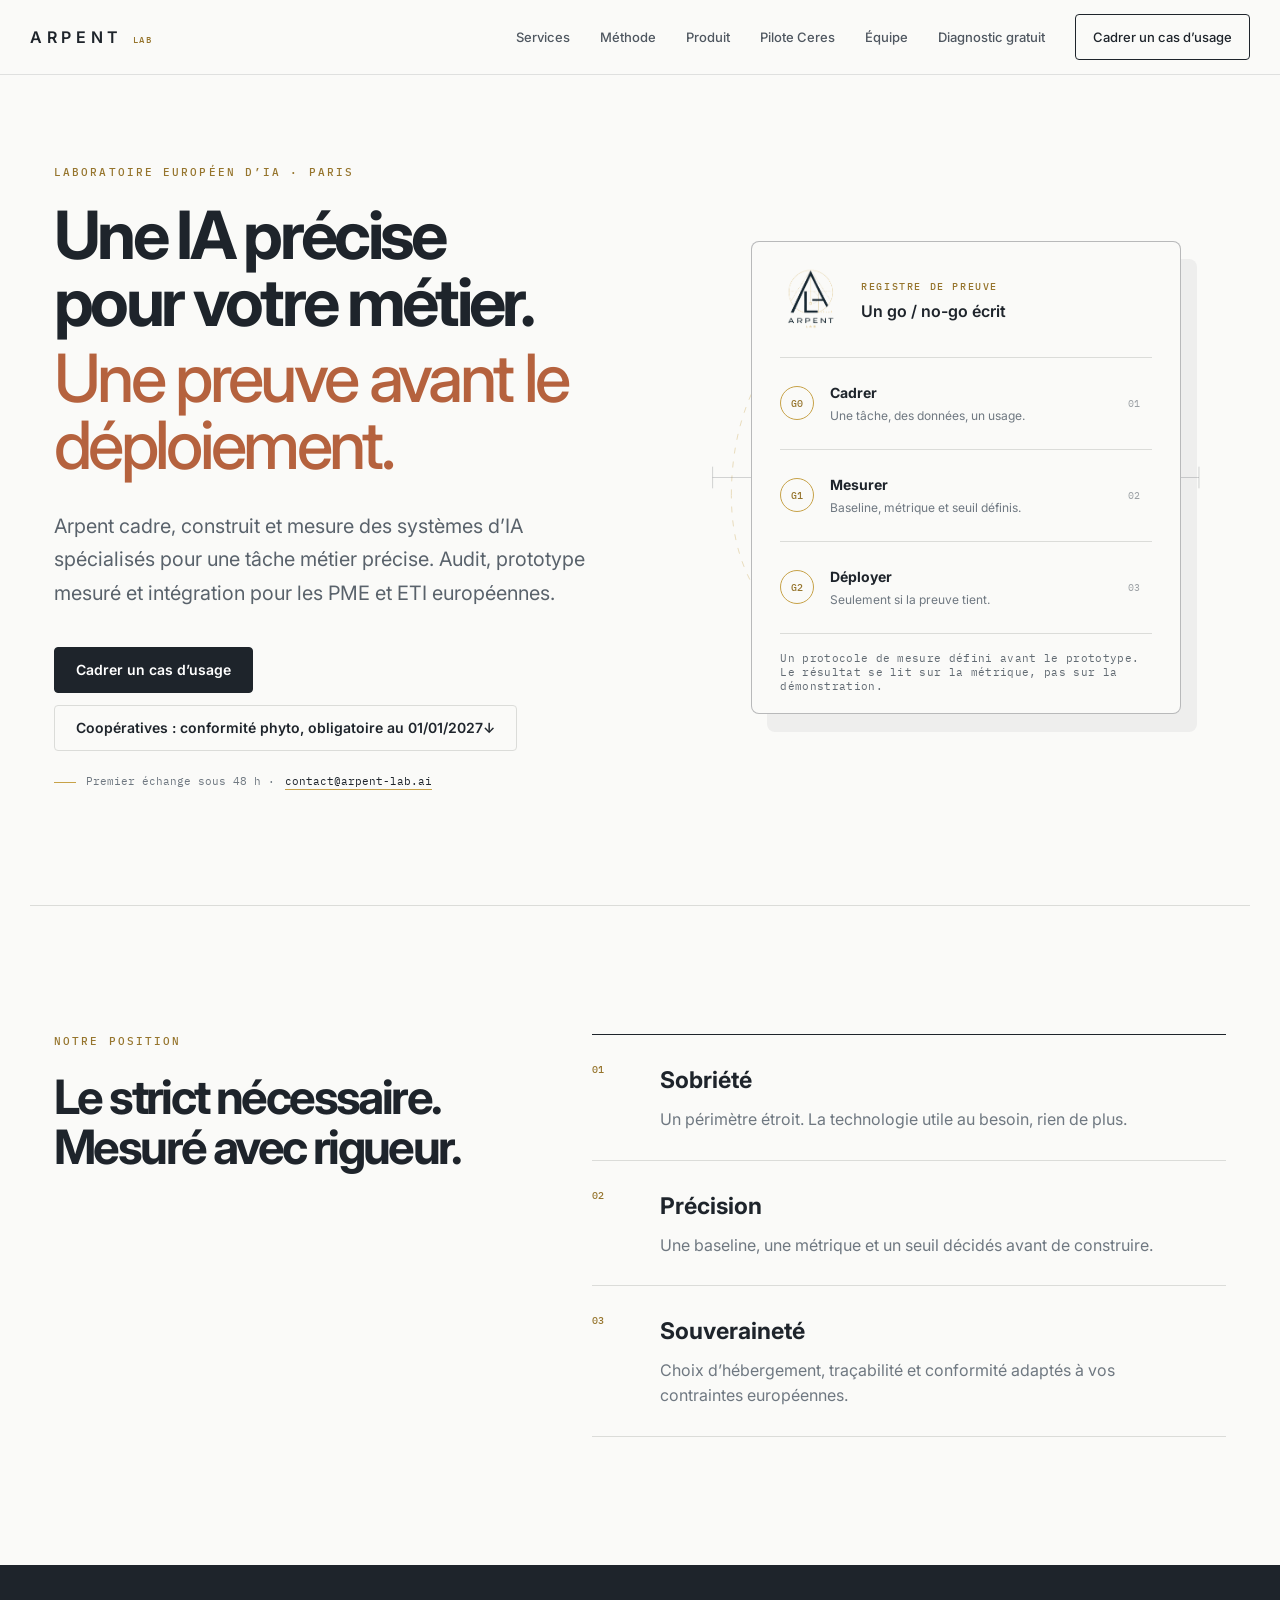
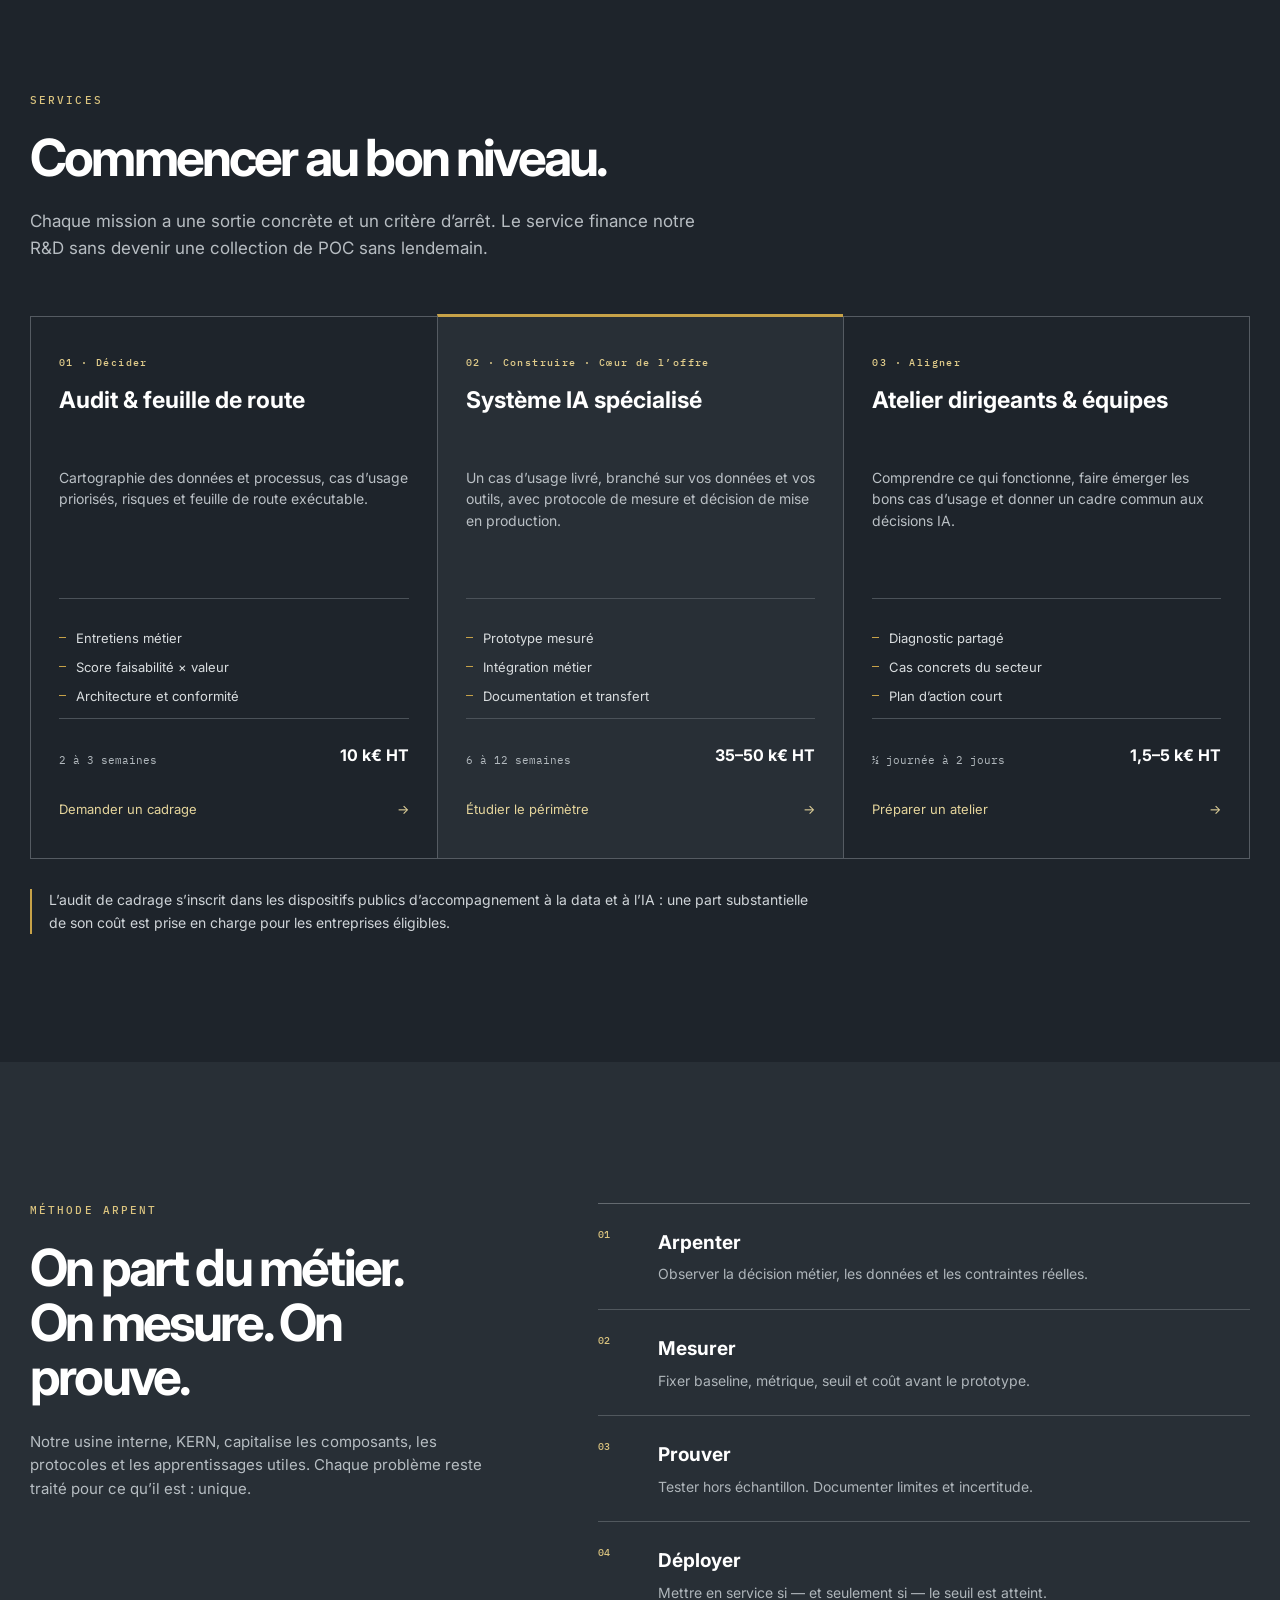
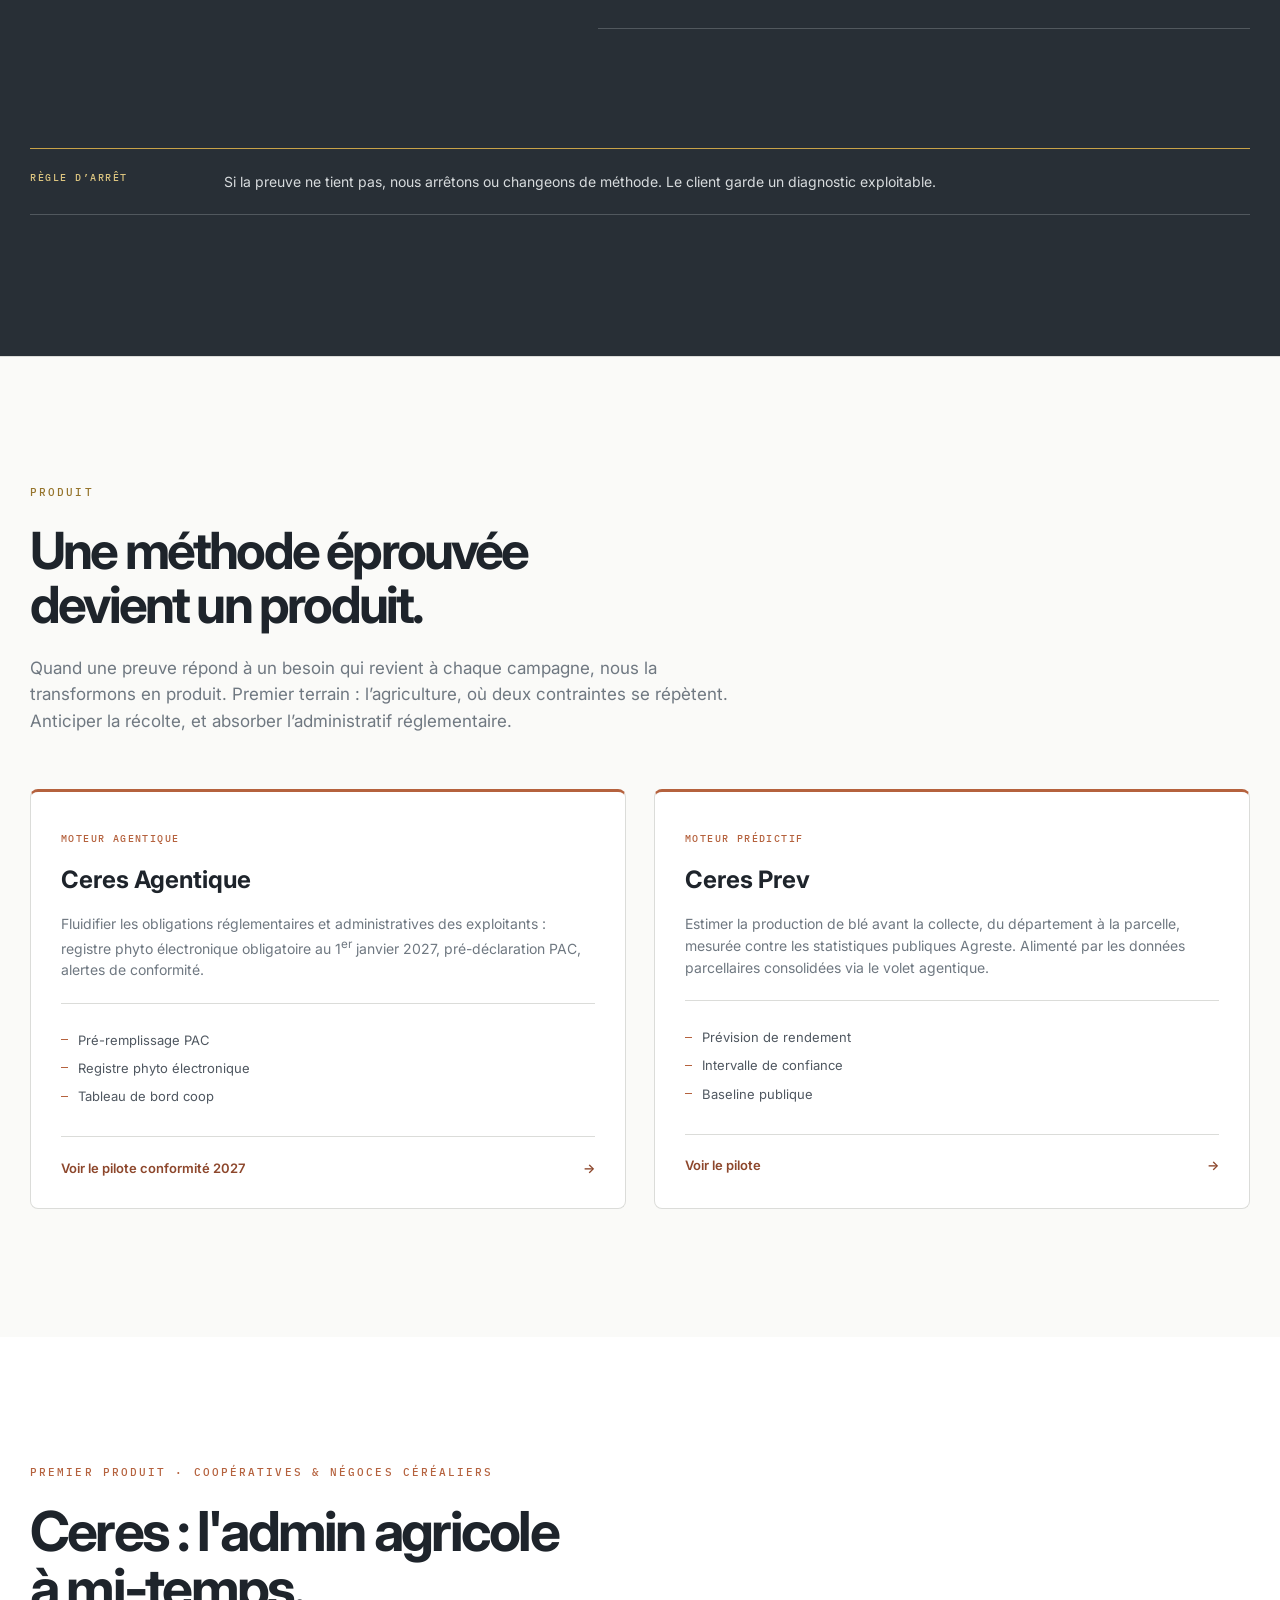
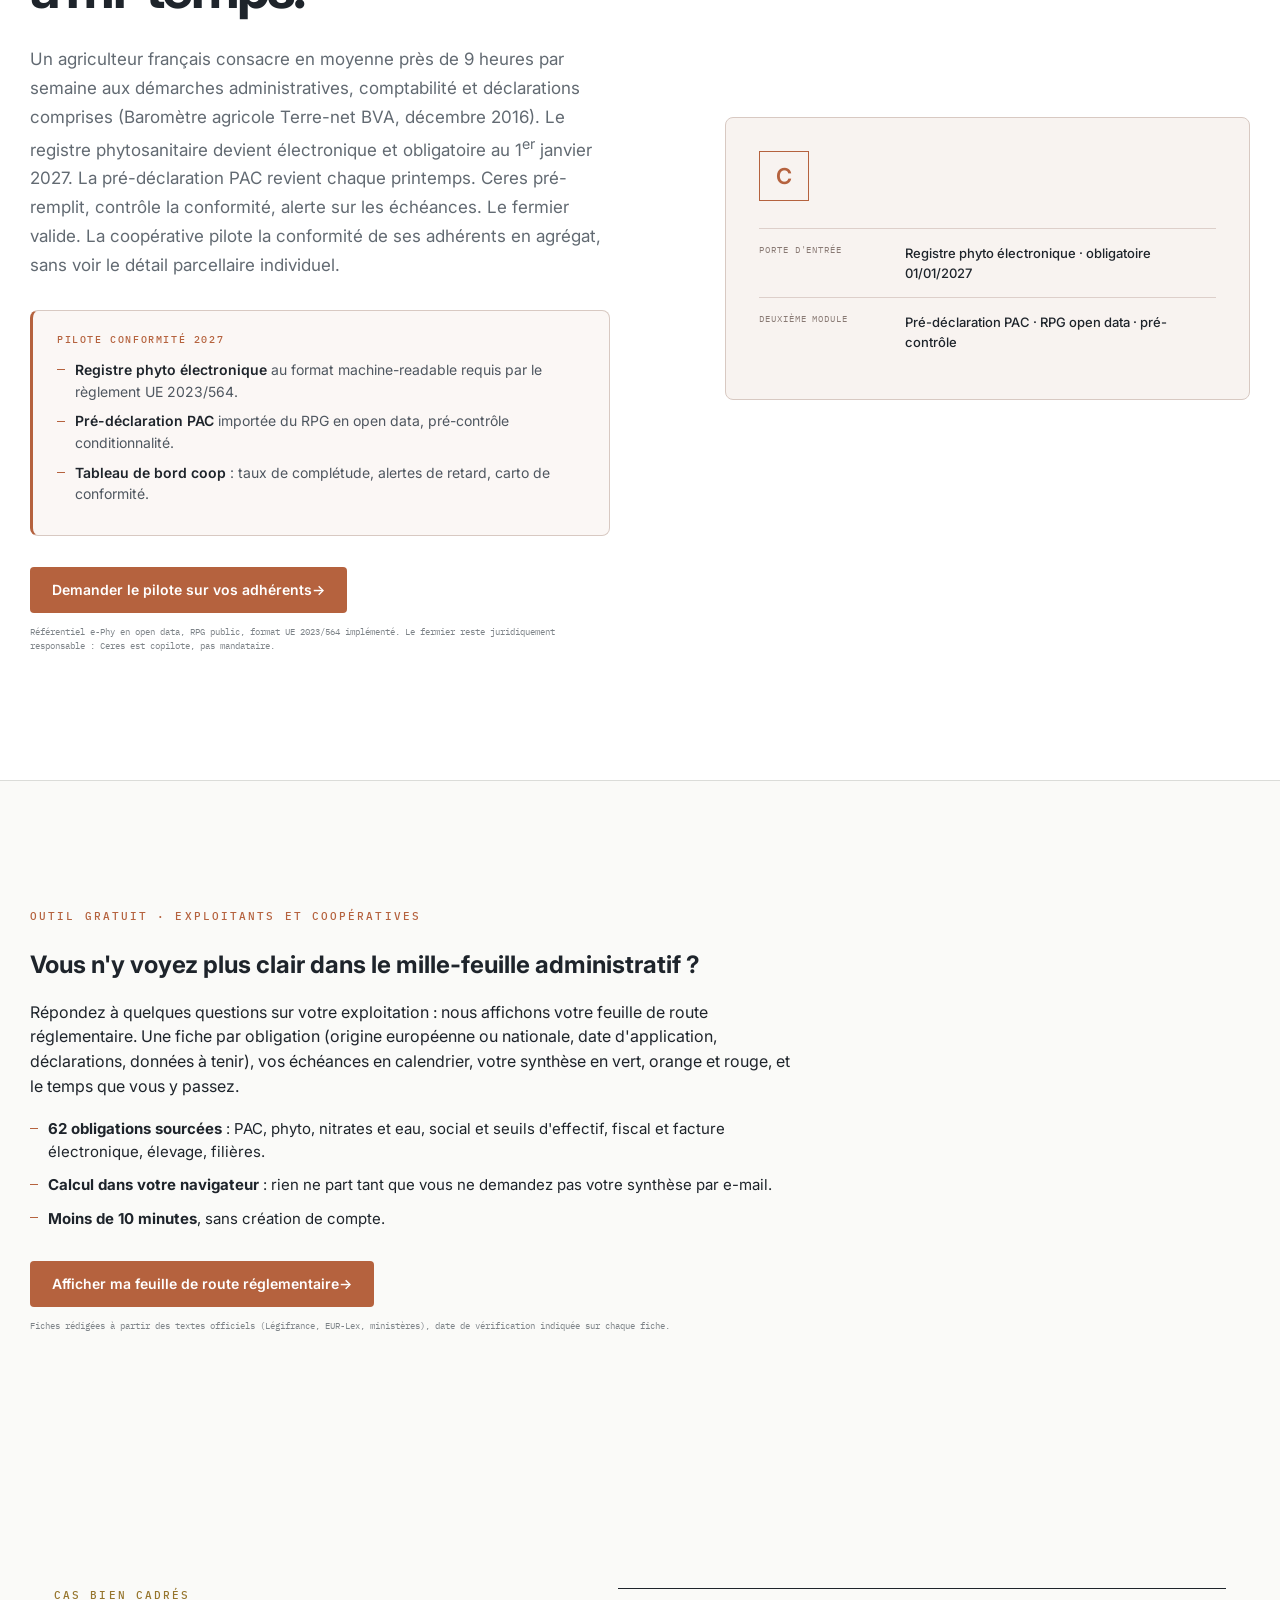
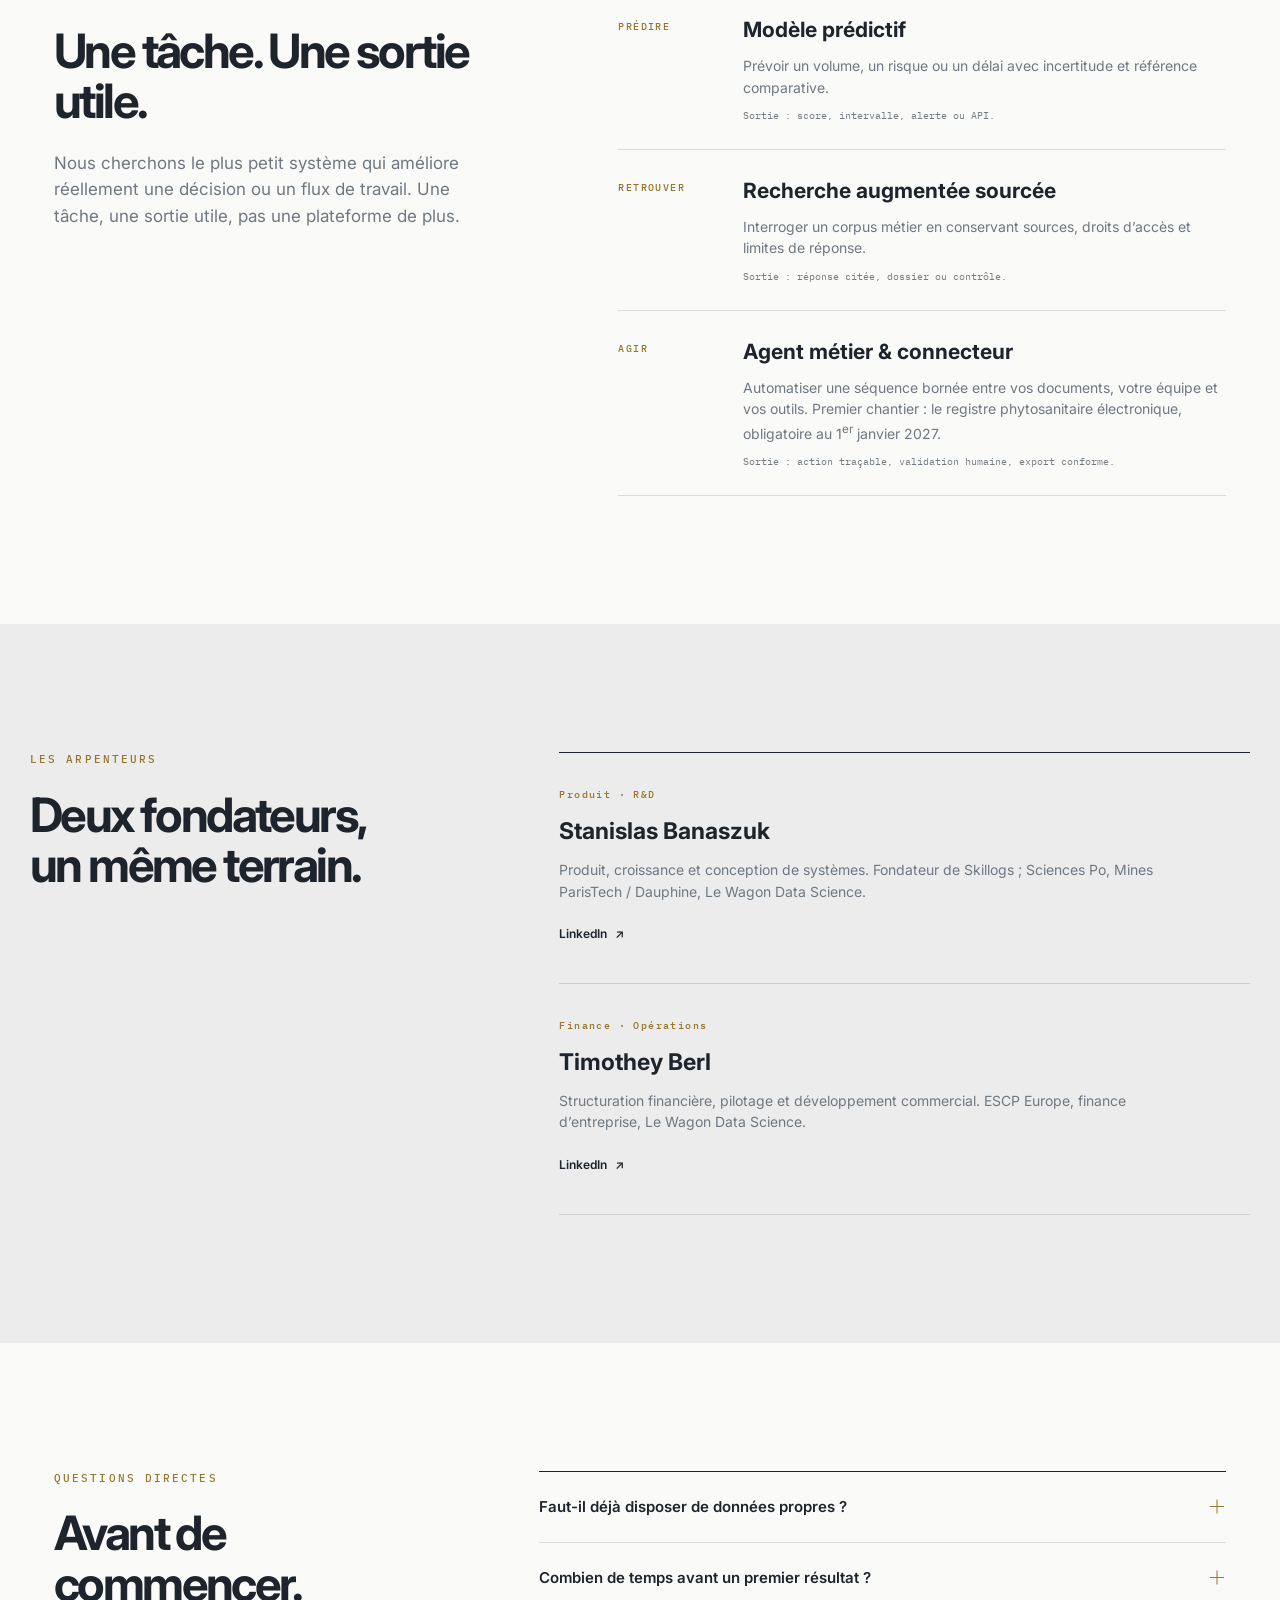
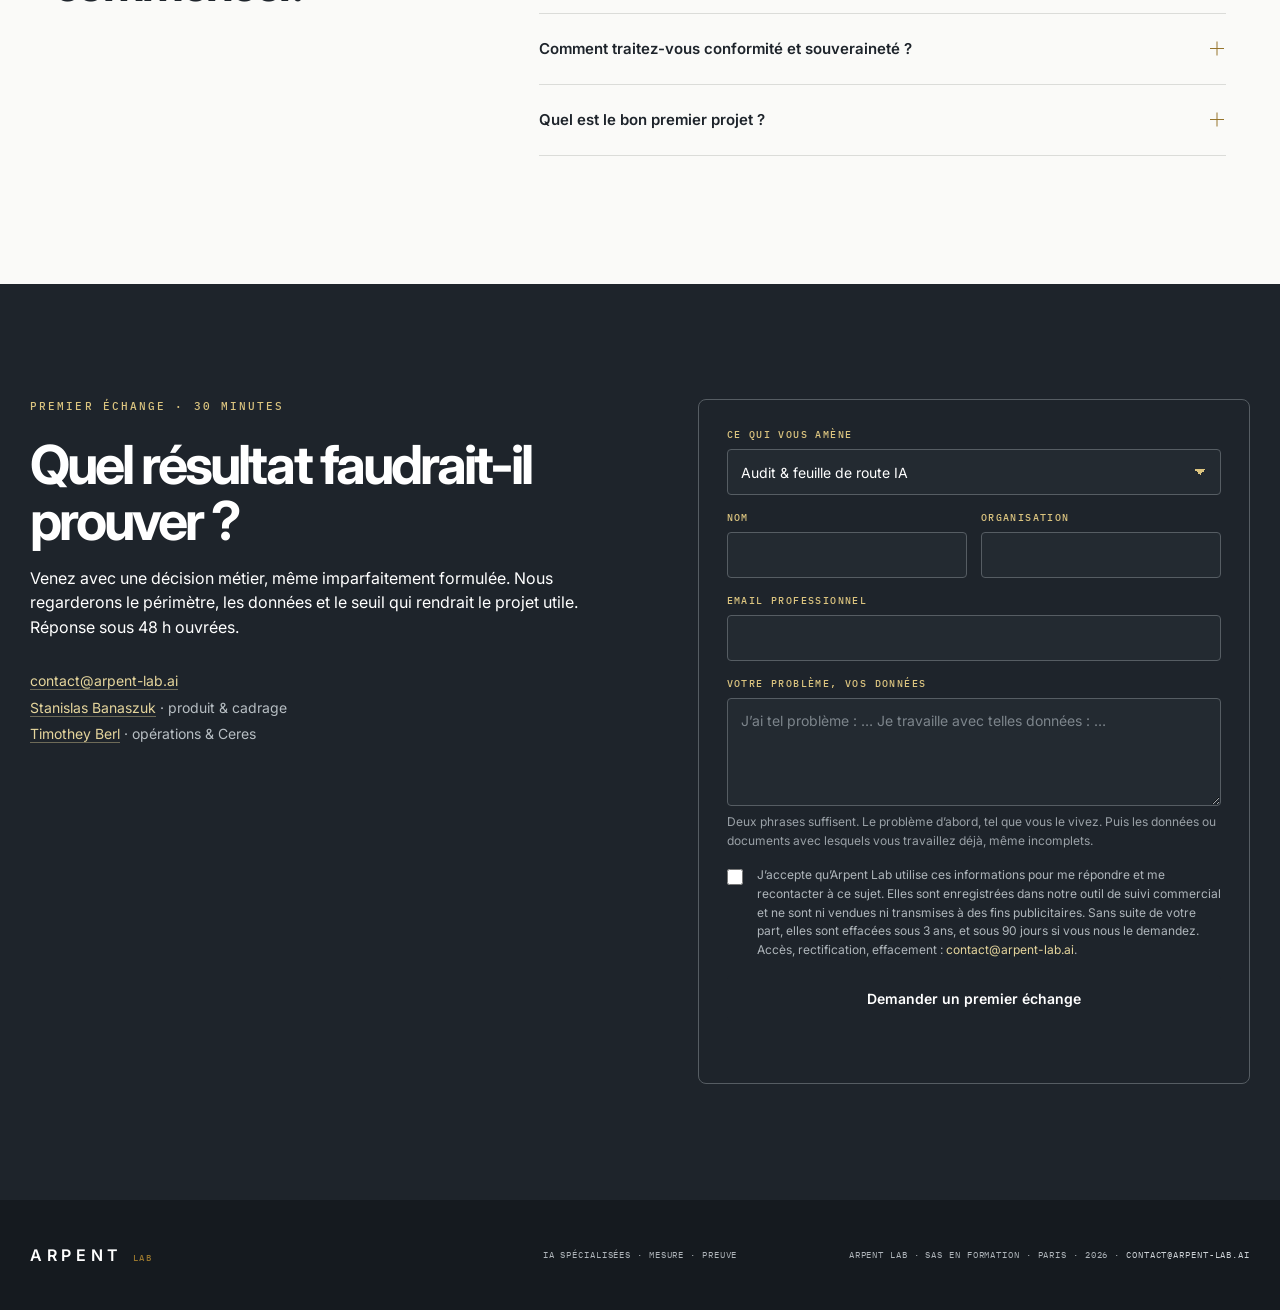
<file: index.html>
<!doctype html>
<html lang="fr">
<head>
  <meta charset="utf-8">
  <meta name="viewport" content="width=device-width, initial-scale=1">
  <title>Arpent — IA spécialisées, mesurées avant déploiement</title>
  <meta name="description" content="Arpent conçoit des IA spécialisées pour une tâche métier précise : audit, prototype mesuré et intégration pour les PME et ETI européennes.">
  <meta name="theme-color" content="#FAFAF8">
  <link rel="icon" type="image/png" href="assets/arpent-logo-brandbook.png">
  <meta property="og:title" content="Arpent — Une IA précise pour votre métier">
  <meta property="og:description" content="Arpent conçoit des IA spécialisées pour une tâche métier précise. Audit, prototype mesuré et intégration pour les PME et ETI européennes. Ceres : le pilote conformité phyto, obligatoire au 01/01/2027.">
  <link rel="preconnect" href="https://fonts.googleapis.com">
  <link rel="preconnect" href="https://fonts.gstatic.com" crossorigin>
  <link href="https://fonts.googleapis.com/css2?family=IBM+Plex+Mono:wght@400;500&family=Inter:wght@400;500;600;700&display=swap" rel="stylesheet">
  <link rel="stylesheet" href="assets/arpent.css">
</head>
<body>
  <a class="skip-link" href="#contenu">Aller au contenu</a>

  <header class="site-header" id="top">
    <a class="wordmark" href="#top" aria-label="Arpent, accueil">
      <span>ARPENT</span><small>LAB</small>
    </a>
    <button class="menu-toggle" type="button" aria-expanded="false" aria-controls="site-nav">
      <span class="sr-only">Ouvrir le menu</span><i></i><i></i>
    </button>
    <nav class="site-nav" id="site-nav" aria-label="Navigation principale">
      <a href="#offres">Services</a>
      <a href="#methode">Méthode</a>
      <a href="#produit">Produit</a>
      <a href="#ceres">Pilote Ceres</a>
      <a href="#equipe">Équipe</a>
      <a href="diagnostic/">Diagnostic gratuit</a>
      <a class="nav-cta" href="#contact">Cadrer un cas d’usage</a>
    </nav>
  </header>

  <main id="contenu">
    <section class="hero" aria-labelledby="hero-title">
      <div class="hero-copy">
        <p class="eyebrow">Laboratoire européen d’IA · Paris</p>
        <h1 id="hero-title">Une IA précise<br>pour votre métier.<br><em>Une preuve avant le déploiement.</em></h1>
        <p class="hero-lead">Arpent cadre, construit et mesure des systèmes d’IA spécialisés pour une tâche métier précise. Audit, prototype mesuré et intégration pour les PME et ETI européennes.</p>
        <div class="hero-actions">
          <a class="button button-primary" href="#contact">Cadrer un cas d’usage</a>
          <a class="button button-quiet" href="#ceres">Coopératives : conformité phyto, obligatoire au 01/01/2027 <span aria-hidden="true">↓</span></a>
        </div>
        <p class="hero-note"><span></span>Premier échange sous 48 h · <a href="mailto:contact@arpent-lab.ai">contact@arpent-lab.ai</a></p>
      </div>

      <div class="hero-instrument" aria-label="Le protocole de preuve Arpent">
        <svg class="topography" viewBox="0 0 720 680" aria-hidden="true">
          <g class="contours">
            <path d="M49 365C49 167 185 53 371 53c179 0 300 122 300 281 0 173-121 293-289 293-185 0-333-81-333-262Z"/>
            <path d="M108 361c0-154 105-247 260-247 144 0 244 96 244 224 0 137-97 229-231 229-151 0-273-64-273-206Z"/>
            <path d="M171 354c0-110 76-181 192-181 108 0 185 70 185 166 0 99-72 166-169 166-115 0-208-47-208-151Z"/>
            <path d="M236 346c0-68 48-114 123-114 72 0 124 46 124 109 0 65-49 107-112 107-74 0-135-31-135-102Z"/>
            <path d="M301 340c0-29 22-51 57-51 36 0 61 23 61 53 0 31-24 51-56 51-34 0-62-16-62-53Z"/>
          </g>
          <g class="measure-lines">
            <path d="M360 24v632M23 340h674"/>
            <circle cx="360" cy="340" r="9"/>
            <path d="M345 24h30M345 656h30M23 325v30M697 325v30"/>
          </g>
          <g class="ticks">
            <path d="M80 331v18M120 334v12M160 331v18M200 334v12M240 331v18M280 334v12M320 331v18M400 331v18M440 334v12M480 331v18M520 334v12M560 331v18M600 334v12M640 331v18"/>
          </g>
        </svg>
        <div class="proof-register">
          <div class="register-head">
            <img src="assets/arpent-logo-brandbook.png" alt="Arpent Lab" width="585" height="635">
            <div><span>REGISTRE DE PREUVE</span><strong>Un go / no-go écrit</strong></div>
          </div>
          <ol>
            <li><b>G0</b><div><strong>Cadrer</strong><span>Une tâche, des données, un usage.</span></div><i>01</i></li>
            <li><b>G1</b><div><strong>Mesurer</strong><span>Baseline, métrique et seuil définis.</span></div><i>02</i></li>
            <li><b>G2</b><div><strong>Déployer</strong><span>Seulement si la preuve tient.</span></div><i>03</i></li>
          </ol>
          <p>Un protocole de mesure défini avant le prototype. Le résultat se lit sur la métrique, pas sur la démonstration.</p>
        </div>
      </div>
    </section>

    <section class="principles" aria-labelledby="principles-title">
      <div class="section-heading compact">
        <p class="eyebrow">Notre position</p>
        <h2 id="principles-title">Le strict nécessaire.<br>Mesuré avec rigueur.</h2>
      </div>
      <div class="principle-list">
        <article><span>01</span><div><h3>Sobriété</h3><p>Un périmètre étroit. La technologie utile au besoin, rien de plus.</p></div></article>
        <article><span>02</span><div><h3>Précision</h3><p>Une baseline, une métrique et un seuil décidés avant de construire.</p></div></article>
        <article><span>03</span><div><h3>Souveraineté</h3><p>Choix d’hébergement, traçabilité et conformité adaptés à vos contraintes européennes.</p></div></article>
      </div>
    </section>

    <section class="offers section-shell" id="offres" aria-labelledby="offers-title">
      <div class="section-heading">
        <p class="eyebrow">Services</p>
        <h2 id="offers-title">Commencer au bon niveau.</h2>
        <p>Chaque mission a une sortie concrète et un critère d’arrêt. Le service finance notre R&amp;D sans devenir une collection de POC sans lendemain.</p>
      </div>
      <div class="offer-table">
        <article>
          <header><span>01 · Décider</span><h3>Audit &amp; feuille de route</h3></header>
          <p>Cartographie des données et processus, cas d’usage priorisés, risques et feuille de route exécutable.</p>
          <ul><li>Entretiens métier</li><li>Score faisabilité × valeur</li><li>Architecture et conformité</li></ul>
          <footer><div><small>2 à 3 semaines</small><strong>10 k€ HT</strong></div><a href="#contact" data-prefill="audit">Demander un cadrage <span aria-hidden="true">→</span></a></footer>
        </article>
        <article class="offer-featured">
          <header><span>02 · Construire · Cœur de l’offre</span><h3>Système IA spécialisé</h3></header>
          <p>Un cas d’usage livré, branché sur vos données et vos outils, avec protocole de mesure et décision de mise en production.</p>
          <ul><li>Prototype mesuré</li><li>Intégration métier</li><li>Documentation et transfert</li></ul>
          <footer><div><small>6 à 12 semaines</small><strong>35–50 k€ HT</strong></div><a href="#contact" data-prefill="integration">Étudier le périmètre <span aria-hidden="true">→</span></a></footer>
        </article>
        <article>
          <header><span>03 · Aligner</span><h3>Atelier dirigeants &amp; équipes</h3></header>
          <p>Comprendre ce qui fonctionne, faire émerger les bons cas d’usage et donner un cadre commun aux décisions IA.</p>
          <ul><li>Diagnostic partagé</li><li>Cas concrets du secteur</li><li>Plan d’action court</li></ul>
          <footer><div><small>½ journée à 2 jours</small><strong>1,5–5 k€ HT</strong></div><a href="#contact" data-prefill="atelier">Préparer un atelier <span aria-hidden="true">→</span></a></footer>
        </article>
      </div>
      <p class="offers-note">L’audit de cadrage s’inscrit dans les dispositifs publics d’accompagnement à la data et à l’IA : une part substantielle de son coût est prise en charge pour les entreprises éligibles.</p>
    </section>

    <section class="method" id="methode" aria-labelledby="method-title">
      <div class="method-intro">
        <p class="eyebrow light">Méthode Arpent</p>
        <h2 id="method-title">On part du métier.<br>On mesure. On prouve.</h2>
        <p>Notre usine interne, KERN, capitalise les composants, les protocoles et les apprentissages utiles. Chaque problème reste traité pour ce qu’il est : unique.</p>
      </div>
      <ol class="method-steps">
        <li><span>01</span><div><h3>Arpenter</h3><p>Observer la décision métier, les données et les contraintes réelles.</p></div></li>
        <li><span>02</span><div><h3>Mesurer</h3><p>Fixer baseline, métrique, seuil et coût avant le prototype.</p></div></li>
        <li><span>03</span><div><h3>Prouver</h3><p>Tester hors échantillon. Documenter limites et incertitude.</p></div></li>
        <li><span>04</span><div><h3>Déployer</h3><p>Mettre en service si — et seulement si — le seuil est atteint.</p></div></li>
      </ol>
      <div class="stop-rule"><b>Règle d’arrêt</b><span>Si la preuve ne tient pas, nous arrêtons ou changeons de méthode. Le client garde un diagnostic exploitable.</span></div>
    </section>

    <section class="product section-shell" id="produit" aria-labelledby="product-title">
      <div class="section-heading">
        <p class="eyebrow">Produit</p>
        <h2 id="product-title">Une méthode éprouvée<br>devient un produit.</h2>
        <p>Quand une preuve répond à un besoin qui revient à chaque campagne, nous la transformons en produit. Premier terrain : l’agriculture, où deux contraintes se répètent. Anticiper la récolte, et absorber l’administratif réglementaire.</p>
      </div>
      <div class="product-grid">
        <article>
          <header><span>Moteur agentique</span><h3>Ceres Agentique</h3></header>
          <p>Fluidifier les obligations réglementaires et administratives des exploitants : registre phyto électronique obligatoire au 1<sup>er</sup> janvier 2027, pré-déclaration PAC, alertes de conformité.</p>
          <ul><li>Pré-remplissage PAC</li><li>Registre phyto électronique</li><li>Tableau de bord coop</li></ul>
          <a href="#ceres" class="product-link">Voir le pilote conformité 2027 <span aria-hidden="true">→</span></a>
        </article>
        <article>
          <header><span>Moteur prédictif</span><h3>Ceres Prev</h3></header>
          <p>Estimer la production de blé avant la collecte, du département à la parcelle, mesurée contre les statistiques publiques Agreste. Alimenté par les données parcellaires consolidées via le volet agentique.</p>
          <ul><li>Prévision de rendement</li><li>Intervalle de confiance</li><li>Baseline publique</li></ul>
          <a href="#ceres" class="product-link">Voir le pilote <span aria-hidden="true">→</span></a>
        </article>
      </div>
    </section>

    <section class="ceres section-shell" id="ceres" aria-labelledby="ceres-title">
      <div class="ceres-copy">
        <p class="eyebrow terracotta">Premier produit · Coopératives &amp; négoces céréaliers</p>
        <h2 id="ceres-title">Ceres : l'admin agricole<br>à mi-temps.</h2>
        <p>Un agriculteur français consacre en moyenne près de 9 heures par semaine aux démarches administratives, comptabilité et déclarations comprises (Baromètre agricole Terre-net BVA, décembre 2016). Le registre phytosanitaire devient électronique et obligatoire au 1<sup>er</sup> janvier 2027. La pré-déclaration PAC revient chaque printemps. Ceres pré-remplit, contrôle la conformité, alerte sur les échéances. Le fermier valide. La coopérative pilote la conformité de ses adhérents en agrégat, sans voir le détail parcellaire individuel.</p>
        <div class="ceres-offer" aria-label="Pilote conformité 2027">
          <span>PILOTE CONFORMITÉ 2027</span>
          <ul>
            <li><b>Registre phyto électronique</b> au format machine-readable requis par le règlement UE 2023/564.</li>
            <li><b>Pré-déclaration PAC</b> importée du RPG en open data, pré-contrôle conditionnalité.</li>
            <li><b>Tableau de bord coop</b> : taux de complétude, alertes de retard, carto de conformité.</li>
          </ul>
        </div>
        <div class="ceres-actions">
          <a class="button button-terra" href="#contact" data-prefill="ceres">Demander le pilote sur vos adhérents <span aria-hidden="true">→</span></a>
          <span>Référentiel e-Phy en open data, RPG public, format UE 2023/564 implémenté. Le fermier reste juridiquement responsable : Ceres est copilote, pas mandataire.</span>
        </div>
      </div>
      <div class="ceres-proof" aria-label="Protocole Ceres">
        <div class="ceres-mark">C</div>
        <dl>
          <div><dt>Porte d'entrée</dt><dd>Registre phyto électronique · obligatoire 01/01/2027</dd></div>
          <div><dt>Deuxième module</dt><dd>Pré-déclaration PAC · RPG open data · pré-contrôle</dd></div>
        </dl>
      </div>
    </section>

    <section class="autodiag-cta section-shell" id="diagnostic" aria-labelledby="autodiag-title">
      <div class="autodiag-copy">
        <p class="eyebrow terracotta">Outil gratuit · Exploitants et coopératives</p>
        <h2 id="autodiag-title">Vous n'y voyez plus clair dans le mille-feuille administratif ?</h2>
        <p>Répondez à quelques questions sur votre exploitation : nous affichons votre feuille de route réglementaire. Une fiche par obligation (origine européenne ou nationale, date d'application, déclarations, données à tenir), vos échéances en calendrier, votre synthèse en vert, orange et rouge, et le temps que vous y passez.</p>
        <ul class="autodiag-points">
          <li><b>62 obligations sourcées</b> : PAC, phyto, nitrates et eau, social et seuils d'effectif, fiscal et facture électronique, élevage, filières.</li>
          <li><b>Calcul dans votre navigateur</b> : rien ne part tant que vous ne demandez pas votre synthèse par e-mail.</li>
          <li><b>Moins de 10 minutes</b>, sans création de compte.</li>
        </ul>
        <div class="ceres-actions">
          <a class="button button-terra" href="diagnostic/?utm_source=site&amp;utm_medium=section">Afficher ma feuille de route réglementaire <span aria-hidden="true">→</span></a>
          <span>Fiches rédigées à partir des textes officiels (Légifrance, EUR-Lex, ministères), date de vérification indiquée sur chaque fiche.</span>
        </div>
      </div>
    </section>

    <section class="use-cases" aria-labelledby="cases-title">
      <div class="section-heading compact">
        <p class="eyebrow">Cas bien cadrés</p>
        <h2 id="cases-title">Une tâche. Une sortie utile.</h2>
        <p>Nous cherchons le plus petit système qui améliore réellement une décision ou un flux de travail. Une tâche, une sortie utile, pas une plateforme de plus.</p>
      </div>
      <div class="case-lines">
        <article><span>PRÉDIRE</span><h3>Modèle prédictif</h3><p>Prévoir un volume, un risque ou un délai avec incertitude et référence comparative.</p><small>Sortie : score, intervalle, alerte ou API.</small></article>
        <article><span>RETROUVER</span><h3>Recherche augmentée sourcée</h3><p>Interroger un corpus métier en conservant sources, droits d’accès et limites de réponse.</p><small>Sortie : réponse citée, dossier ou contrôle.</small></article>
        <article><span>AGIR</span><h3>Agent métier &amp; connecteur</h3><p>Automatiser une séquence bornée entre vos documents, votre équipe et vos outils. Premier chantier : le registre phytosanitaire électronique, obligatoire au 1<sup>er</sup> janvier 2027.</p><small>Sortie : action traçable, validation humaine, export conforme.</small></article>
      </div>
    </section>

    <section class="team section-shell" id="equipe" aria-labelledby="team-title">
      <div class="section-heading compact">
        <p class="eyebrow">Les arpenteurs</p>
        <h2 id="team-title">Deux fondateurs,<br>un même terrain.</h2>
      </div>
      <div class="founder-list">
        <article><span>Produit · R&amp;D</span><h3>Stanislas Banaszuk</h3><p>Produit, croissance et conception de systèmes. Fondateur de Skillogs ; Sciences Po, Mines ParisTech / Dauphine, Le Wagon Data Science.</p><a href="https://www.linkedin.com/in/sbanaszuk/" target="_blank" rel="noopener">LinkedIn <span aria-hidden="true">↗</span></a></article>
        <article><span>Finance · Opérations</span><h3>Timothey Berl</h3><p>Structuration financière, pilotage et développement commercial. ESCP Europe, finance d’entreprise, Le Wagon Data Science.</p><a href="https://www.linkedin.com/in/timothey-berl-2b16a479/" target="_blank" rel="noopener">LinkedIn <span aria-hidden="true">↗</span></a></article>
      </div>
    </section>

    <section class="faq" aria-labelledby="faq-title">
      <div class="section-heading compact"><p class="eyebrow">Questions directes</p><h2 id="faq-title">Avant de commencer.</h2></div>
      <div class="faq-list">
        <details><summary>Faut-il déjà disposer de données propres ?<span></span></summary><p>Non. Le premier cadrage qualifie les sources, leur accessibilité et leur niveau de qualité. L’absence de données suffisantes peut devenir une conclusion utile — avant d’engager un développement.</p></details>
        <details><summary>Combien de temps avant un premier résultat ?<span></span></summary><p>Un audit prend généralement 2 à 3 semaines. Un système spécialisé demande 6 à 12 semaines selon les données, l’intégration et le niveau de preuve attendu.</p></details>
        <details><summary>Comment traitez-vous conformité et souveraineté ?<span></span></summary><p>Nous intégrons mesure, traçabilité, transparence, licences de données et choix d’hébergement selon l’usage et son niveau de risque. Le dispositif est cadré avec vos conseils lorsque nécessaire.</p></details>
        <details><summary>Quel est le bon premier projet ?<span></span></summary><p>Une décision fréquente, coûteuse ou lente ; une sortie observable ; des données accessibles ; et une personne métier disponible pour juger le résultat.</p></details>
      </div>
    </section>

    <section class="contact" id="contact" aria-labelledby="contact-title">
      <div class="contact-copy">
        <p class="eyebrow light">Premier échange · 30 minutes</p>
        <h2 id="contact-title">Quel résultat faudrait-il prouver ?</h2>
        <p>Venez avec une décision métier, même imparfaitement formulée. Nous regarderons le périmètre, les données et le seuil qui rendrait le projet utile. Réponse sous 48 h ouvrées.</p>
        <p class="contact-direct"><a href="mailto:contact@arpent-lab.ai">contact@arpent-lab.ai</a><br><a href="https://www.linkedin.com/in/sbanaszuk/" target="_blank" rel="noopener">Stanislas Banaszuk</a> · produit &amp; cadrage<br><a href="https://www.linkedin.com/in/timothey-berl-2b16a479/" target="_blank" rel="noopener">Timothey Berl</a> · opérations &amp; Ceres</p>
      </div>
      <div class="contact-panel">
        <form id="contact-form" class="contact-form" action="https://formspree.io/f/FORMSPREE_ID" method="POST" novalidate>
          <div class="field">
            <label for="f-type">Ce qui vous amène</label>
            <select id="f-type" name="objet" required>
              <option value="audit">Audit &amp; feuille de route IA</option>
              <option value="integration">Système IA spécialisé</option>
              <option value="atelier">Atelier dirigeants &amp; équipes</option>
              <option value="ceres">Ceres : pilote conformité phyto + pré-décla PAC (coopérative / négoce)</option>
              <option value="autre">Autre</option>
            </select>
          </div>
          <div class="field-row">
            <div class="field"><label for="f-name">Nom</label><input id="f-name" name="nom" type="text" autocomplete="name" required></div>
            <div class="field"><label for="f-org">Organisation</label><input id="f-org" name="organisation" type="text" autocomplete="organization" required></div>
          </div>
          <div class="field"><label for="f-email">Email professionnel</label><input id="f-email" name="email" type="email" autocomplete="email" required></div>
          <div class="field ceres-only" hidden>
            <label for="f-depts">Départements de collecte</label>
            <input id="f-depts" name="departements" type="text" placeholder="Ex. : 77, 10, 51, 89">
          </div>
          <div class="field ceres-only" hidden>
            <label for="f-tonnage">Volume collecté (t / an, approx.)</label>
            <input id="f-tonnage" name="tonnage" type="text" inputmode="numeric" placeholder="Ex. : 120 000 t">
          </div>
          <div class="field">
            <label for="f-brief">Votre problème, vos données</label>
            <textarea id="f-brief" name="decision" rows="4" placeholder="J’ai tel problème : … Je travaille avec telles données : …"></textarea>
            <p class="field-help" id="f-help">Deux phrases suffisent. Le problème d’abord, tel que vous le vivez. Puis les données ou documents avec lesquels vous travaillez déjà, même incomplets.</p>
          </div>
          <input type="text" name="_gotcha" tabindex="-1" autocomplete="off" aria-hidden="true" class="sr-only">
          <input type="hidden" name="_subject" value="Arpent : demande de premier échange">
          <label class="consent"><input type="checkbox" name="consentement" value="oui" required><span>J’accepte qu’Arpent Lab utilise ces informations pour me répondre et me recontacter à ce sujet. Elles sont enregistrées dans notre outil de suivi commercial et ne sont ni vendues ni transmises à des fins publicitaires. Sans suite de votre part, elles sont effacées sous 3 ans, et sous 90 jours si vous nous le demandez. Accès, rectification, effacement : <a href="mailto:contact@arpent-lab.ai">contact@arpent-lab.ai</a>.</span></label>
          <button class="button button-primary form-submit" type="submit">Demander un premier échange</button>
          <p class="form-status" role="status" aria-live="polite"></p>
        </form>
      </div>
    </section>
  </main>

  <footer class="site-footer">
    <a class="wordmark inverse" href="#top"><span>ARPENT</span><small>LAB</small></a>
    <p>IA spécialisées · Mesure · Preuve</p>
    <p>Arpent Lab · SAS en formation · Paris · 2026 · <a href="mailto:contact@arpent-lab.ai">contact@arpent-lab.ai</a></p>
  </footer>

  <script>
    const toggle = document.querySelector('.menu-toggle');
    const nav = document.querySelector('.site-nav');
    toggle.addEventListener('click', () => {
      const open = toggle.getAttribute('aria-expanded') === 'true';
      toggle.setAttribute('aria-expanded', String(!open));
      nav.classList.toggle('open', !open);
    });
    nav.querySelectorAll('a').forEach(link => link.addEventListener('click', () => {
      toggle.setAttribute('aria-expanded', 'false');
      nav.classList.remove('open');
    }));
    // --- Contact form -----------------------------------------------------
    // FORMSPREE_ID : remplacer par l’identifiant du formulaire Formspree (8 caractères après /f/).
    // Tant qu’il n’est pas renseigné, le formulaire ouvre un email pré-rempli vers contact@arpent-lab.ai.
    const FORMSPREE_ID = 'FORMSPREE_ID';
    const FALLBACK_EMAIL = 'contact@arpent-lab.ai';
    // WEBHOOK_URL : endpoint de capture de lead (écrit dans le CRM Notion). Vide = désactivé.
    // Servi par l'API Arpent sur le VPS OVH, adresse stable (plus de tunnel).
    // En cas d'échec, on retombe sur le mail pré-rempli : le lead n'est jamais perdu.
    const WEBHOOK_URL = 'https://api.arpent-lab.ai/api/v1/leads';
    const form = document.getElementById('contact-form');
    const status = form.querySelector('.form-status');
    const typeField = document.getElementById('f-type');
    if (FORMSPREE_ID !== 'FORMSPREE_ID') form.action = 'https://formspree.io/f/' + FORMSPREE_ID;

    document.querySelectorAll('[data-prefill]').forEach(link => link.addEventListener('click', () => {
      typeField.value = link.dataset.prefill;
      updateCeresMode();
    }));

    // --- Formulaire Ceres (rétro-test) : champs dédiés + libellés adaptés ----
    const briefField = document.getElementById('f-brief');
    const briefLabel = document.querySelector('label[for="f-brief"]');
    const briefHelp = document.getElementById('f-help');
    const ceresFields = document.querySelectorAll('.ceres-only');
    function updateCeresMode() {
      const isCeres = typeField.value === 'ceres';
      ceresFields.forEach(el => { el.hidden = !isCeres; });
      if (isCeres) {
        briefLabel.textContent = 'Votre contexte (facultatif)';
        briefField.placeholder = "Nombre d'adhérents, zone de collecte, outils déjà en place…";
        briefHelp.textContent = "Indiquez le périmètre de la coop. Le pilote s'appuie sur vos départements réels et le RPG en open data, rien d'autre n'est nécessaire pour commencer.";
      } else {
        briefLabel.textContent = 'Votre problème, vos données';
        briefField.placeholder = 'J’ai tel problème : … Je travaille avec telles données : …';
        briefHelp.textContent = 'Deux phrases suffisent. Le problème d’abord, tel que vous le vivez. Puis les données ou documents avec lesquels vous travaillez déjà, même incomplets.';
      }
    }
    typeField.addEventListener('change', updateCeresMode);
    updateCeresMode();

    form.addEventListener('submit', async (e) => {
      e.preventDefault();
      if (!form.checkValidity()) { form.reportValidity(); return; }
      const data = new FormData(form);
      const label = typeField.options[typeField.selectedIndex].text;
      const btn = form.querySelector('.form-submit');

      const mailtoFallback = () => {
        const isCeres = typeField.value === 'ceres';
        let body = `Objet : ${label}\nNom : ${data.get('nom')}\nOrganisation : ${data.get('organisation')}\nEmail : ${data.get('email')}`;
        if (isCeres) body += `\nDépartements : ${data.get('departements') || '(non renseigné)'}\nVolume collecté : ${data.get('tonnage') || '(non renseigné)'}`;
        body += `\n\n${isCeres ? 'Contexte collecte' : 'Problème et données'} :\n${data.get('decision') || '(non renseigné)'}`;
        window.location.href = `mailto:${FALLBACK_EMAIL}?subject=${encodeURIComponent('Arpent : ' + label)}&body=${encodeURIComponent(body)}`;
        status.textContent = 'Votre messagerie s’ouvre avec la demande pré-remplie. Si rien ne se passe, écrivez à ' + FALLBACK_EMAIL + '.';
      };

      if (WEBHOOK_URL) {
        btn.disabled = true; status.textContent = 'Envoi…';
        const payload = {
          objet: typeField.value,
          nom: data.get('nom'),
          organisation: data.get('organisation'),
          email: data.get('email'),
          departements: data.get('departements') || '',
          tonnage: data.get('tonnage') || '',
          message: data.get('decision') || '',
          _gotcha: data.get('_gotcha') || ''
        };
        try {
          const r = await fetch(WEBHOOK_URL, { method: 'POST', headers: { 'Content-Type': 'application/json' }, body: JSON.stringify(payload) });
          if (r.ok) { form.reset(); updateCeresMode(); status.textContent = 'Reçu. Nous vous répondons sous 48 h ouvrées.'; btn.textContent = 'Demande envoyée'; btn.disabled = false; return; }
          mailtoFallback();
        } catch (_) { mailtoFallback(); }
        return;
      }

      if (FORMSPREE_ID !== 'FORMSPREE_ID') {
        btn.disabled = true; status.textContent = 'Envoi…';
        try {
          const r = await fetch(form.action, { method: 'POST', body: data, headers: { 'Accept': 'application/json' } });
          if (r.ok) { form.reset(); status.textContent = 'Reçu. Nous vous répondons sous 48 h ouvrées.'; btn.textContent = 'Demande envoyée'; }
          else { status.textContent = 'Envoi impossible pour le moment. Écrivez-nous à ' + FALLBACK_EMAIL + '.'; btn.disabled = false; }
        } catch (_) { status.textContent = 'Envoi impossible pour le moment. Écrivez-nous à ' + FALLBACK_EMAIL + '.'; btn.disabled = false; }
        return;
      }

      mailtoFallback();
    });
  </script>
  <script src="/assets/mesure.js" defer></script>
</body>
</html>
</file>
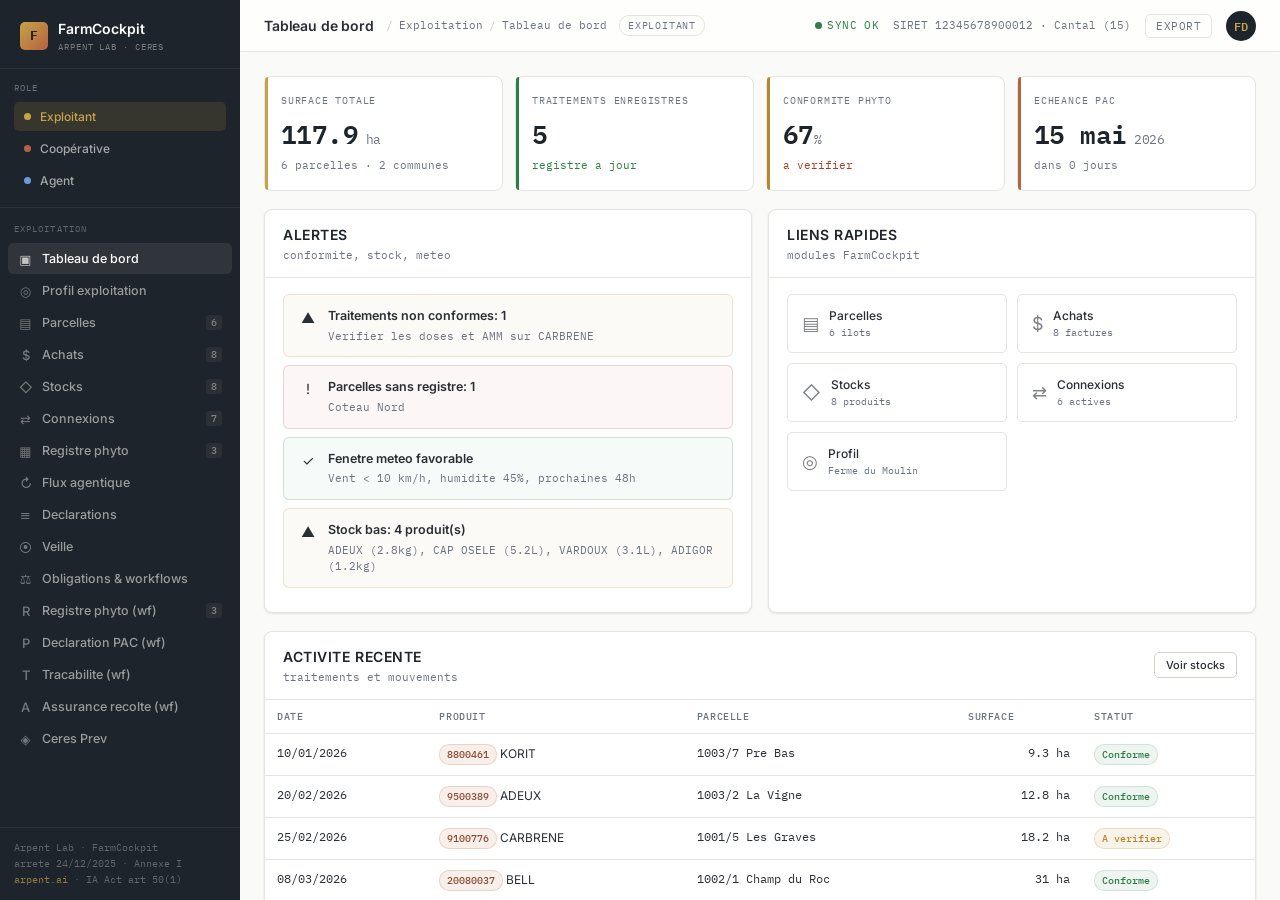
<file: demo/index.html>
<!DOCTYPE html>
<html lang="fr">
<head>
<meta charset="UTF-8">
<meta name="viewport" content="width=device-width, initial-scale=1.0">
<title>FarmCockpit - Ceres | Arpent Lab</title>
<link rel="preconnect" href="https://fonts.googleapis.com">
<link rel="preconnect" href="https://fonts.gstatic.com" crossorigin>
<link href="https://fonts.googleapis.com/css2?family=Inter:wght@300;400;500;600;700&family=IBM+Plex+Mono:wght@400;500;600&display=swap" rel="stylesheet">
<style>

:root{
  --anthracite:#1e242b; --gold:#c7a248; --terra:#b5623e; --paper:#fafaf8;
  --gris:#eaece8; --gris2:#d4d7d2; --ink:#2a2f36; --muted:#6b7280;
  --line:#e2e5e0; --line2:#cfd3cc; --ok:#2d7d46; --warn:#b8862f; --err:#a93829;
  --r:8px; --r-sm:5px; --r-lg:14px;
  --shadow:0 1px 3px rgba(30,36,43,.06),0 1px 2px rgba(30,36,43,.04);
  --shadow-md:0 4px 12px rgba(30,36,43,.08),0 2px 4px rgba(30,36,43,.04);
  --shadow-lg:0 12px 32px rgba(30,36,43,.12),0 4px 8px rgba(30,36,43,.06);
  --mono:'IBM Plex Mono',ui-monospace,monospace; --sans:'Inter',system-ui,sans-serif;
}
*{margin:0;padding:0;box-sizing:border-box}
html,body{height:100%}
body{font-family:var(--sans);background:var(--paper);color:var(--ink);font-size:14px;line-height:1.5;-webkit-font-smoothing:antialiased}
button{font-family:inherit;cursor:pointer;border:none;background:none}
input,select,textarea{font-family:inherit;font-size:13px}
a{color:inherit;text-decoration:none}
::selection{background:rgba(199,162,72,.25)}

/* ===== Layout ===== */
.app{display:grid;grid-template-columns:240px 1fr;height:100vh;overflow:hidden}
.sidebar{background:var(--anthracite);color:#c8cdd3;display:flex;flex-direction:column;overflow-y:auto}
.sidebar::-webkit-scrollbar{width:5px}
.sidebar::-webkit-scrollbar-thumb{background:rgba(255,255,255,.1);border-radius:3px}
.brand{padding:18px 20px 14px;border-bottom:1px solid rgba(255,255,255,.07);display:flex;align-items:center;gap:10px}
.brand-mark{width:28px;height:28px;border-radius:var(--r-sm);background:linear-gradient(135deg,var(--gold),var(--terra));display:flex;align-items:center;justify-content:center;font-weight:700;font-size:13px;color:var(--anthracite);font-family:var(--mono)}
.brand-name{font-size:14px;font-weight:600;color:#fff;letter-spacing:-0.01em}
.brand-sub{font-size:9px;color:rgba(255,255,255,.4);font-family:var(--mono);text-transform:uppercase;letter-spacing:.1em;margin-top:1px}
.role-section{padding:12px 14px;border-bottom:1px solid rgba(255,255,255,.07)}
.role-label{font-size:9px;text-transform:uppercase;letter-spacing:.12em;color:rgba(255,255,255,.35);font-family:var(--mono);margin-bottom:8px;display:block}
.role-tabs{display:flex;flex-direction:column;gap:3px}
.role-tab{display:flex;align-items:center;gap:9px;padding:7px 10px;border-radius:var(--r-sm);font-size:12px;color:rgba(255,255,255,.6);transition:all .15s;text-align:left;font-weight:500}
.role-tab:hover{background:rgba(255,255,255,.06);color:#fff}
.role-tab.active{background:rgba(199,162,72,.14);color:var(--gold)}
.role-tab .dot{width:7px;height:7px;border-radius:50%;flex-shrink:0}
.role-tab[data-role="exploitant"] .dot{background:var(--gold)}
.role-tab[data-role="coop"] .dot{background:var(--terra)}
.role-tab[data-role="agent"] .dot{background:#6b9bd8}
.nav-group-label{font-size:9px;text-transform:uppercase;letter-spacing:.12em;color:rgba(255,255,255,.3);font-family:var(--mono);padding:14px 14px 7px;display:block}
.nav{display:flex;flex-direction:column;gap:1px;padding:0 8px}
.nav-item{display:flex;align-items:center;gap:9px;padding:8px 10px;border-radius:var(--r-sm);font-size:12.5px;color:rgba(255,255,255,.55);transition:all .12s;font-weight:500;width:100%;text-align:left}
.nav-item:hover{background:rgba(255,255,255,.05);color:rgba(255,255,255,.9)}
.nav-item.active{background:rgba(255,255,255,.08);color:#fff}
.nav-item .ico{width:15px;height:15px;flex-shrink:0;opacity:.7;text-align:center;font-size:13px}
.nav-count{margin-left:auto;font-size:10px;font-family:var(--mono);color:rgba(255,255,255,.4);background:rgba(255,255,255,.06);padding:1px 5px;border-radius:3px}
.sidebar-foot{margin-top:auto;padding:12px 14px;border-top:1px solid rgba(255,255,255,.07);font-size:10px;color:rgba(255,255,255,.3);font-family:var(--mono);line-height:1.6}
.sidebar-foot a{color:var(--gold);opacity:.7}
.sidebar-foot a:hover{opacity:1}

.main{overflow-y:auto;background:var(--paper)}
.main::-webkit-scrollbar{width:6px}
.main::-webkit-scrollbar-thumb{background:var(--gris2);border-radius:3px}
.topbar{height:52px;border-bottom:1px solid var(--line);display:flex;align-items:center;justify-content:space-between;padding:0 24px;background:rgba(255,255,255,.85);backdrop-filter:blur(8px);position:sticky;top:0;z-index:10}
.topbar-left{display:flex;align-items:center;gap:12px}
.topbar h1{font-size:14px;font-weight:600;letter-spacing:-0.01em}
.topbar-breadcrumb{font-size:11px;color:var(--muted);font-family:var(--mono);display:flex;gap:6px;align-items:center}
.topbar-breadcrumb .sep{opacity:.4}
.topbar-role{font-size:10px;font-family:var(--mono);color:var(--muted);text-transform:uppercase;letter-spacing:.08em;padding:2px 8px;border:1px solid var(--line);border-radius:10px}
.topbar-right{display:flex;align-items:center;gap:14px}
.live-badge{display:flex;align-items:center;gap:5px;font-size:11px;font-family:var(--mono);color:var(--ok);text-transform:uppercase;letter-spacing:.04em}
.live-badge .pulse{width:7px;height:7px;border-radius:50%;background:var(--ok);animation:pulse 2s infinite}
@keyframes pulse{0%,100%{opacity:1}50%{opacity:.3}}
.topbar-meta{font-size:11px;font-family:var(--mono);color:var(--muted)}
.topbar-btn{font-size:11px;font-family:var(--mono);color:var(--muted);padding:4px 10px;border:1px solid var(--line);border-radius:5px;transition:all .15s;text-transform:uppercase;letter-spacing:.04em}
.topbar-btn:hover{border-color:var(--gold);color:var(--ink)}
.user-avatar{width:30px;height:30px;border-radius:50%;background:var(--anthracite);color:var(--gold);display:flex;align-items:center;justify-content:center;font-size:12px;font-weight:600;font-family:var(--mono)}
.content{padding:24px;max-width:1100px;margin:0 auto}

/* ===== Cards ===== */
.card{background:#fff;border:1px solid var(--line);border-radius:var(--r);box-shadow:var(--shadow);overflow:hidden;margin-bottom:16px}
.card-head{padding:14px 18px;border-bottom:1px solid var(--line);display:flex;align-items:center;justify-content:space-between}
.card-title{font-size:12px;font-weight:600;text-transform:uppercase;letter-spacing:.04em;color:var(--anthracite)}
.card-sub{font-size:11px;color:var(--muted);font-family:var(--mono);margin-top:2px}
.card-body{padding:18px}
.card-body.tight{padding:0}
.grid-2{display:grid;grid-template-columns:1fr 1fr;gap:16px}
.grid-3{display:grid;grid-template-columns:1fr 1fr 1fr;gap:14px}
.grid-4{display:grid;grid-template-columns:repeat(4,1fr);gap:12px}

/* ===== KPI ===== */
.kpi{background:#fff;border:1px solid var(--line);border-radius:var(--r);padding:16px;position:relative}
.kpi-label{font-size:10px;text-transform:uppercase;letter-spacing:.08em;color:var(--muted);font-family:var(--mono)}
.kpi-val{font-size:26px;font-weight:600;font-family:var(--mono);margin:6px 0 2px;letter-spacing:-0.02em;color:var(--anthracite)}
.kpi-unit{font-size:13px;color:var(--muted);font-weight:400}
.kpi-delta{font-size:11px;font-family:var(--mono);margin-top:4px}
.kpi-delta.pos{color:var(--ok)} .kpi-delta.neg{color:var(--err)} .kpi-delta.neu{color:var(--muted)}
.kpi::before{content:'';position:absolute;top:0;left:0;width:3px;height:100%;border-radius:var(--r) 0 0 var(--r);background:var(--gris2)}
.kpi.accent::before{background:var(--gold)}
.kpi.terra::before{background:var(--terra)}
.kpi.ok::before{background:var(--ok)}
.kpi.warn::before{background:var(--warn)}

/* ===== Tables ===== */
.tbl{width:100%;border-collapse:collapse;font-size:12px}
.tbl th{text-align:left;font-size:10px;text-transform:uppercase;letter-spacing:.06em;color:var(--muted);font-family:var(--mono);font-weight:500;padding:9px 12px;border-bottom:1px solid var(--line);white-space:nowrap;cursor:pointer;user-select:none}
.tbl th.sortable:hover{color:var(--ink)}
.tbl th .arr{font-size:9px;opacity:.4;margin-left:3px}
.tbl th.sorted .arr{opacity:1;color:var(--gold)}
.tbl td{padding:10px 12px;border-bottom:1px solid var(--line);vertical-align:top}
.tbl tr:last-child td{border-bottom:none}
.tbl tr:hover td{background:rgba(199,162,72,.03)}
.tbl td .mono{font-family:var(--mono);font-size:11px}
.tbl td.num{font-family:var(--mono);text-align:right}
.tbl-wrap{overflow-x:auto}
.row-clickable{cursor:pointer}

/* ===== Tags & badges ===== */
.tag{display:inline-flex;align-items:center;gap:4px;font-size:10px;font-family:var(--mono);padding:2px 7px;border-radius:10px;font-weight:500;white-space:nowrap}
.tag.gold{background:rgba(199,162,72,.12);color:#8a7126;border:1px solid rgba(199,162,72,.2)}
.tag.terra{background:rgba(181,98,62,.1);color:#8a4a30;border:1px solid rgba(181,98,62,.2)}
.tag.ok{background:rgba(45,125,70,.08);color:var(--ok);border:1px solid rgba(45,125,70,.15)}
.tag.warn{background:rgba(184,134,47,.1);color:var(--warn);border:1px solid rgba(184,134,47,.2)}
.tag.err{background:rgba(169,56,41,.08);color:var(--err);border:1px solid rgba(169,56,41,.15)}
.tag.neu{background:var(--gris);color:var(--muted);border:1px solid var(--line)}
.tag.info{background:rgba(107,155,216,.08);color:#4a7cb8;border:1px solid rgba(107,155,216,.15)}
.prov{font-size:9px;font-family:var(--mono);text-transform:uppercase;letter-spacing:.05em;padding:1px 5px;border-radius:3px;font-weight:600}
.prov.saisi{background:rgba(45,125,70,.1);color:var(--ok)}
.prov.extrait{background:rgba(107,155,216,.1);color:#4a7cb8}
.prov.deduit{background:rgba(199,162,72,.12);color:#8a7126}
.prov.confirme{background:rgba(181,98,62,.1);color:#8a4a30}

/* ===== Forms ===== */
.form-row{margin-bottom:14px}
.form-grid{display:grid;grid-template-columns:1fr 1fr;gap:14px}
.form-grid-3{display:grid;grid-template-columns:1fr 1fr 1fr;gap:14px}
label.fld{display:block;font-size:10px;text-transform:uppercase;letter-spacing:.05em;color:var(--muted);font-family:var(--mono);margin-bottom:5px;font-weight:500}
label.fld .req{color:var(--terra)}
label.fld .opt{color:var(--muted);opacity:.6;font-weight:400}
input.fld,select.fld,textarea.fld{width:100%;padding:8px 11px;border:1px solid var(--line2);border-radius:var(--r-sm);background:#fff;font-size:13px;color:var(--ink);transition:border .15s;outline:none}
input.fld:focus,select.fld:focus,textarea.fld:focus{border-color:var(--gold);box-shadow:0 0 0 3px rgba(199,162,72,.12)}
input.fld.mono,select.fld.mono{font-family:var(--mono);font-size:12px}
.hint{font-size:11px;color:var(--muted);margin-top:4px;font-family:var(--mono)}

/* ===== Buttons ===== */
.btn{display:inline-flex;align-items:center;gap:7px;padding:8px 16px;border-radius:5px;font-size:12px;font-weight:500;transition:all .15s;border:1px solid transparent}
.btn-primary{background:var(--anthracite);color:#fff}
.btn-primary:hover{background:#2d3640}
.btn-gold{background:var(--gold);color:var(--anthracite)}
.btn-gold:hover{background:#d4b05a}
.btn-outline{border:1px solid var(--line2);color:var(--ink);background:#fff}
.btn-outline:hover{border-color:var(--gold);color:var(--gold)}
.btn-terra{background:var(--terra);color:#fff}
.btn-terra:hover{background:#c4714f}
.btn-sm{padding:5px 11px;font-size:11px}
.btn-ghost{color:var(--muted);font-size:11px;padding:4px 8px}
.btn-ghost:hover{color:var(--ink)}

/* ===== Modal ===== */
.modal-overlay{position:fixed;inset:0;background:rgba(30,36,43,.4);backdrop-filter:blur(2px);display:none;align-items:flex-start;justify-content:center;z-index:100;padding:40px 20px;overflow-y:auto}
.modal-overlay.show{display:flex}
.modal{background:#fff;border-radius:var(--r-lg);box-shadow:var(--shadow-lg);max-width:780px;width:100%;margin:0 auto}
.modal.lg{max-width:920px}
.modal-head{padding:18px 24px;border-bottom:1px solid var(--line);display:flex;align-items:center;justify-content:space-between}
.modal-title{font-size:15px;font-weight:600;color:var(--anthracite)}
.modal-sub{font-size:11px;color:var(--muted);font-family:var(--mono);margin-top:2px}
.modal-body{padding:24px;max-height:70vh;overflow-y:auto}
.modal-foot{padding:14px 24px;border-top:1px solid var(--line);display:flex;justify-content:space-between;align-items:center}
.modal-close{font-size:18px;color:var(--muted);width:28px;height:28px;border-radius:50%;display:flex;align-items:center;justify-content:center}
.modal-close:hover{background:var(--gris);color:var(--ink)}

/* ===== Alerts ===== */
.alert{display:flex;gap:12px;padding:12px 16px;border-radius:var(--r-sm);border:1px solid;font-size:12px;margin-bottom:8px}
.alert.err{border-color:rgba(169,56,41,.2);background:rgba(169,56,41,.04)}
.alert.warn{border-color:rgba(184,134,47,.2);background:rgba(184,134,47,.04)}
.alert.ok{border-color:rgba(45,125,70,.2);background:rgba(45,125,70,.04)}
.alert.info{border-color:rgba(107,155,216,.2);background:rgba(107,155,216,.04)}
.alert .ai{flex-shrink:0;width:20px;text-align:center;font-size:14px}
.alert .at{font-weight:600;margin-bottom:2px}
.alert .ad{color:var(--muted);font-size:11px;font-family:var(--mono)}
.alert-clickable{cursor:pointer;transition:all .15s}
.alert-clickable:hover{box-shadow:var(--shadow)}

/* ===== Misc ===== */
.section-title{font-size:11px;text-transform:uppercase;letter-spacing:.08em;color:var(--muted);font-family:var(--mono);margin-bottom:10px;margin-top:6px}
.empty{text-align:center;padding:40px;color:var(--muted);font-size:13px}
.muted{color:var(--muted)}
.mono{font-family:var(--mono)}
.divider{height:1px;background:var(--line);margin:18px 0}
.hidden{display:none!important}
.compliance-bar{height:6px;border-radius:3px;background:var(--gris);overflow:hidden;margin-top:4px}
.compliance-fill{height:100%;border-radius:3px;transition:width .5s}

/* ===== Toast ===== */
.toast-wrap{position:fixed;bottom:20px;right:20px;z-index:200;display:flex;flex-direction:column;gap:8px}
.toast{background:var(--anthracite);color:#fff;padding:10px 16px;border-radius:6px;font-size:12px;box-shadow:var(--shadow-lg);animation:slideIn .25s ease;display:flex;align-items:center;gap:8px}
.toast .dot{width:6px;height:6px;border-radius:50%;background:var(--gold)}
.toast.ok .dot{background:var(--ok)}
.toast.err .dot{background:var(--err)}
@keyframes slideIn{from{transform:translateX(20px);opacity:0}to{transform:translateX(0);opacity:1}}

/* ===== Detail grid (modal) ===== */
.detail-grid{display:grid;grid-template-columns:1fr 1fr;gap:0;border:1px solid var(--line);border-radius:var(--r);overflow:hidden}
.detail-grid .dg-row{display:contents}
.detail-grid .dg-label,.detail-grid .dg-val{padding:10px 14px;border-bottom:1px solid var(--line);font-size:12px}
.detail-grid .dg-label{background:var(--paper);color:var(--muted);font-family:var(--mono);font-size:10px;text-transform:uppercase;letter-spacing:.04em;font-weight:500;border-right:1px solid var(--line)}
.detail-grid .dg-val{font-family:var(--mono);font-size:11px}

/* ===== Connexion cards ===== */
.conn-grid{display:grid;grid-template-columns:1fr 1fr;gap:14px}
.conn-card{background:#fff;border:1px solid var(--line);border-radius:var(--r);padding:16px;position:relative;transition:box-shadow .15s}
.conn-card:hover{box-shadow:var(--shadow-md)}
.conn-card-head{display:flex;align-items:center;justify-content:space-between;margin-bottom:10px}
.conn-name{font-size:13px;font-weight:600;color:var(--anthracite)}
.conn-type{font-size:10px;font-family:var(--mono);color:var(--muted);text-transform:uppercase;letter-spacing:.04em}
.conn-status{display:inline-flex;align-items:center;gap:5px;font-size:10px;font-family:var(--mono);padding:2px 8px;border-radius:10px}
.conn-status.connecte{background:rgba(45,125,70,.08);color:var(--ok);border:1px solid rgba(45,125,70,.15)}
.conn-status.preparation{background:rgba(184,134,47,.08);color:var(--warn);border:1px solid rgba(184,134,47,.15)}
.conn-status .pulse{width:6px;height:6px;border-radius:50%;background:currentColor;animation:pulse 2s infinite}
.conn-fields{font-size:11px;color:var(--muted);font-family:var(--mono);line-height:1.6;margin-top:8px}
.conn-meta{display:flex;gap:12px;margin-top:10px;font-size:10px;font-family:var(--mono);color:var(--muted);flex-wrap:wrap}
.conn-meta span{white-space:nowrap}

/* ===== Stock movement log ===== */
.movement{display:grid;grid-template-columns:120px 60px 1fr 80px;gap:10px;align-items:center;padding:8px 12px;border-bottom:1px solid var(--line);font-size:12px}
.movement:last-child{border-bottom:none}
.movement .mv-date{font-family:var(--mono);font-size:10px;color:var(--muted)}
.movement .mv-type{font-size:10px;font-family:var(--mono);padding:1px 6px;border-radius:3px}
.movement .mv-type.entree{background:rgba(45,125,70,.1);color:var(--ok)}
.movement .mv-type.sortie{background:rgba(181,98,62,.1);color:#8a4a30}
.movement .mv-desc{font-size:11px}
.movement .mv-qty{font-family:var(--mono);text-align:right;font-size:11px}

/* ===== Quick links ===== */
.quick-links{display:grid;grid-template-columns:repeat(auto-fill,minmax(160px,1fr));gap:10px}
.quick-link{background:#fff;border:1px solid var(--line);border-radius:var(--r-sm);padding:12px 14px;cursor:pointer;transition:all .15s;display:flex;align-items:center;gap:10px}
.quick-link:hover{border-color:var(--gold);box-shadow:0 0 0 3px rgba(199,162,72,.08)}
.quick-link .ql-ico{font-size:18px;opacity:.6}
.quick-link .ql-label{font-size:12px;font-weight:500}
.quick-link .ql-sub{font-size:10px;color:var(--muted);font-family:var(--mono)}

/* ===== Profil ===== */
.info-row{display:grid;grid-template-columns:200px 1fr;gap:12px;padding:10px 0;border-bottom:1px solid var(--line);font-size:12px}
.info-row:last-child{border-bottom:none}
.info-row .ir-label{color:var(--muted);font-family:var(--mono);font-size:10px;text-transform:uppercase;letter-spacing:.04em;font-weight:500}
.info-row .ir-val{font-size:13px}
.info-row .ir-val .mono{font-family:var(--mono);font-size:12px}

/* ===== Mobile nav toggle ===== */
.mobile-nav-toggle{display:none;position:fixed;top:12px;left:12px;z-index:50;width:40px;height:40px;border-radius:var(--r-sm);background:var(--anthracite);color:#fff;border:none;align-items:center;justify-content:center;font-size:18px;cursor:pointer}
.mobile-nav-toggle.show{display:flex}
.mobile-overlay{display:none;position:fixed;inset:0;background:rgba(30,36,43,.5);z-index:39;backdrop-filter:blur(2px)}
.mobile-overlay.show{display:block}

/* ===== Responsive ===== */
@media(max-width:840px){
  .app{grid-template-columns:1fr}
  .sidebar{position:fixed;top:0;left:0;bottom:0;width:260px;z-index:40;transform:translateX(-100%);transition:transform .25s ease;display:flex !important;flex-direction:column}
  .sidebar.open{transform:translateX(0)}
  .main{padding-top:0}
  .topbar{padding:0 56px 0 12px;height:auto;min-height:52px;flex-wrap:wrap;gap:6px}
  .topbar-left{flex-wrap:wrap;gap:6px}
  .topbar h1{font-size:13px}
  .topbar-right{gap:8px}
  .topbar-meta{display:none}
  .live-badge{display:none}
  .user-avatar{width:28px;height:28px;font-size:11px}
  .content{padding:14px}
  .grid-2,.grid-3,.grid-4{grid-template-columns:1fr}
  .grid-4{gap:10px}
  .conn-grid{grid-template-columns:1fr}
  .detail-grid{grid-template-columns:1fr}
  .detail-grid .dg-label{border-right:none;border-bottom:1px solid var(--line)}
  .form-grid,.form-grid-3{grid-template-columns:1fr}
  .flow-steps{flex-wrap:nowrap;overflow-x:auto;-webkit-overflow-scrolling:touch;gap:0;padding-bottom:6px}
  .flow-step{min-width:100px;flex-shrink:0}
  .flow-field{grid-template-columns:1fr;gap:4px}
  .flow-field .ff-label{font-size:11px}
  .flow-field .conf-bar{justify-self:start}
  .stat-grid{grid-template-columns:1fr 1fr}
  .geo-grid{grid-template-columns:1fr 1fr}
  .chat-wrap{grid-template-columns:1fr}
  .chat-side{display:none}
  .prd-grid,.advice-grid{grid-template-columns:1fr}
  .roadmap{flex-direction:column}
  .wf-info-list{columns:1}
  .wf-doc-row{grid-template-columns:1fr}
  .kpi-val{font-size:22px}
  .kpi{padding:12px}
  .card-head{flex-direction:column;align-items:flex-start;gap:10px}
  .card-head > div:last-child,.card-head > span:last-child{width:100%}
  .card-head .btn-sm{width:100%;justify-content:center;text-align:center}
  .card-head .btn-sm + .btn-sm{margin-top:6px}
  .modal-overlay{padding:0}
  .modal{max-width:100%;border-radius:0;min-height:100vh}
  .modal-body{padding:16px;max-height:calc(100vh - 120px)}
  .movement{grid-template-columns:1fr;gap:4px}
  .info-row{grid-template-columns:1fr;gap:4px}
  .quick-links{grid-template-columns:1fr}
  .tbl{font-size:11px}
  .tbl th,.tbl td{padding:8px 6px}
  .tbl-wrap{overflow-x:auto;-webkit-overflow-scrolling:touch}
  .toast-wrap{left:12px;right:12px;bottom:12px}
  .toast{max-width:none;width:100%}
  .role-tabs{flex-wrap:wrap}
}
@media(max-width:480px){
  .stat-grid,.geo-grid{grid-template-columns:1fr}
  .kpi-val{font-size:20px}
  .content{padding:10px}
  .flow-step{min-width:90px}
  .card-body{padding:12px}
}


/* Docs-compatible variables */
  --green: #4a8a3e; --amber: #d4a52a; --red: #b53e2e; --blue: #3a6a9e;
  --ink-2: #3a4450; --paper-2: #f2f1ec;

/* ===== Regulatory module CSS ===== */

:root{
  --anthracite:#1e242b; --gold:#c7a248; --terra:#b5623e; --paper:#fafaf8;
  --gris:#eaece8; --gris2:#d4d7d2; --ink:#2a2f36; --muted:#6b7280;
  --line:#e2e5e0; --line2:#cfd3cc; --ok:#2d7d46; --warn:#b8862f; --err:#a93829;
  --r:8px; --r-sm:5px; --r-lg:14px;
  --shadow:0 1px 3px rgba(30,36,43,.06),0 1px 2px rgba(30,36,43,.04);
  --shadow-md:0 4px 12px rgba(30,36,43,.08),0 2px 4px rgba(30,36,43,.04);
  --shadow-lg:0 12px 32px rgba(30,36,43,.12),0 4px 8px rgba(30,36,43,.06);
  --mono:'IBM Plex Mono',ui-monospace,monospace; --sans:'Inter',system-ui,sans-serif;
}
*{margin:0;padding:0;box-sizing:border-box}
html,body{height:100%}
body{font-family:var(--sans);background:var(--paper);color:var(--ink);font-size:14px;line-height:1.5;-webkit-font-smoothing:antialiased}
button{font-family:inherit;cursor:pointer;border:none;background:none}
input,select,textarea{font-family:inherit;font-size:13px}
a{color:inherit;text-decoration:none}
::selection{background:rgba(199,162,72,.25)}

/* ===== Layout ===== */
.app{display:grid;grid-template-columns:240px 1fr;height:100vh;overflow:hidden}
.sidebar{background:var(--anthracite);color:#c8cdd3;display:flex;flex-direction:column;overflow-y:auto}
.sidebar::-webkit-scrollbar{width:5px}
.sidebar::-webkit-scrollbar-thumb{background:rgba(255,255,255,.1);border-radius:3px}
.brand{padding:18px 20px 14px;border-bottom:1px solid rgba(255,255,255,.07);display:flex;align-items:center;gap:10px}
.brand-mark{width:28px;height:28px;border-radius:var(--r-sm);background:linear-gradient(135deg,var(--gold),var(--terra));display:flex;align-items:center;justify-content:center;font-weight:700;font-size:13px;color:var(--anthracite);font-family:var(--mono)}
.brand-name{font-size:14px;font-weight:600;color:#fff;letter-spacing:-0.01em}
.brand-sub{font-size:9px;color:rgba(255,255,255,.4);font-family:var(--mono);text-transform:uppercase;letter-spacing:.1em;margin-top:1px}
.nav-group-label{font-size:9px;text-transform:uppercase;letter-spacing:.12em;color:rgba(255,255,255,.3);font-family:var(--mono);padding:14px 14px 7px;display:block}
.nav{display:flex;flex-direction:column;gap:1px;padding:0 8px}
.nav-item{display:flex;align-items:center;gap:9px;padding:8px 10px;border-radius:var(--r-sm);font-size:12.5px;color:rgba(255,255,255,.55);transition:all .12s;font-weight:500;width:100%;text-align:left}
.nav-item:hover{background:rgba(255,255,255,.05);color:rgba(255,255,255,.9)}
.nav-item.active{background:rgba(255,255,255,.08);color:#fff}
.nav-item .ico{width:15px;height:15px;flex-shrink:0;opacity:.7;text-align:center}
.nav-count{margin-left:auto;font-size:10px;font-family:var(--mono);color:rgba(255,255,255,.4);background:rgba(255,255,255,.06);padding:1px 5px;border-radius:3px}
.sidebar-foot{margin-top:auto;padding:12px 14px;border-top:1px solid rgba(255,255,255,.07);font-size:10px;color:rgba(255,255,255,.3);font-family:var(--mono);line-height:1.6}
.sidebar-foot a{color:var(--gold);opacity:.7}
.sidebar-foot a:hover{opacity:1}

.main{overflow-y:auto;background:var(--paper)}
.main::-webkit-scrollbar{width:6px}
.main::-webkit-scrollbar-thumb{background:var(--gris2);border-radius:3px}
.topbar{height:52px;border-bottom:1px solid var(--line);display:flex;align-items:center;justify-content:space-between;padding:0 24px;background:rgba(255,255,255,.7);backdrop-filter:blur(8px);position:sticky;top:0;z-index:10}
.topbar-left{display:flex;align-items:center;gap:12px}
.topbar h1{font-size:14px;font-weight:600;letter-spacing:-0.01em}
.topbar-role{font-size:10px;font-family:var(--mono);color:var(--muted);text-transform:uppercase;letter-spacing:.08em;padding:2px 8px;border:1px solid var(--line);border-radius:10px}
.topbar-right{display:flex;align-items:center;gap:14px}
.topbar-meta{font-size:11px;font-family:var(--mono);color:var(--muted)}
.topbar-btn{font-size:11px;font-family:var(--mono);color:var(--muted);padding:4px 10px;border:1px solid var(--line);border-radius:5px;transition:all .15s;text-transform:uppercase;letter-spacing:.04em;cursor:pointer}
.topbar-btn:hover{border-color:var(--gold);color:var(--ink)}
.content{padding:24px;max-width:1320px}

/* ===== Cards ===== */
.card{background:#fff;border:1px solid var(--line);border-radius:var(--r);box-shadow:var(--shadow);overflow:hidden;margin-bottom:16px}
.card-head{padding:14px 18px;border-bottom:1px solid var(--line);display:flex;align-items:center;justify-content:space-between}
.card-title{font-size:12px;font-weight:600;text-transform:uppercase;letter-spacing:.04em;color:var(--anthracite)}
.card-sub{font-size:11px;color:var(--muted);font-family:var(--mono);margin-top:2px}
.card-body{padding:18px}
.grid-2{display:grid;grid-template-columns:1fr 1fr;gap:16px}
.grid-3{display:grid;grid-template-columns:1fr 1fr 1fr;gap:14px}
.grid-4{display:grid;grid-template-columns:repeat(4,1fr);gap:12px}

/* ===== KPI ===== */
.kpi{background:#fff;border:1px solid var(--line);border-radius:var(--r);padding:16px;position:relative}
.kpi-label{font-size:10px;text-transform:uppercase;letter-spacing:.08em;color:var(--muted);font-family:var(--mono)}
.kpi-val{font-size:26px;font-weight:600;font-family:var(--mono);margin:6px 0 2px;letter-spacing:-0.02em;color:var(--anthracite)}
.kpi-unit{font-size:13px;color:var(--muted);font-weight:400}
.kpi-delta{font-size:11px;font-family:var(--mono);margin-top:4px}
.kpi-delta.pos{color:var(--ok)}
.kpi-delta.neg{color:var(--err)}
.kpi-delta.neu{color:var(--muted)}
.kpi::before{content:'';position:absolute;top:0;left:0;width:3px;height:100%;border-radius:var(--r) 0 0 var(--r);background:var(--gris)}
.kpi.accent::before{background:var(--gold)}
.kpi.terra::before{background:var(--terra)}
.kpi.ok::before{background:var(--ok)}

/* ===== Tables ===== */
.tbl{width:100%;border-collapse:collapse;font-size:12px}
.tbl th{text-align:left;font-size:10px;text-transform:uppercase;letter-spacing:.06em;color:var(--muted);font-family:var(--mono);font-weight:500;padding:9px 12px;border-bottom:1px solid var(--line);white-space:nowrap}
.tbl td{padding:10px 12px;border-bottom:1px solid var(--line);vertical-align:top}
.tbl tr:last-child td{border-bottom:none}
.tbl tr:hover td{background:rgba(199,162,72,.03)}
.tbl td .mono{font-family:var(--mono);font-size:11px}
.tbl td.num{font-family:var(--mono);text-align:right}
.tbl-wrap{overflow-x:auto}
.row-clickable{cursor:pointer}

/* ===== Badges ===== */
.tag{display:inline-flex;align-items:center;gap:4px;font-size:10px;font-family:var(--mono);padding:2px 7px;border-radius:10px;font-weight:500;white-space:nowrap}
.tag.gold{background:rgba(199,162,72,.12);color:#8a7126;border:1px solid rgba(199,162,72,.2)}
.tag.terra{background:rgba(181,98,62,.1);color:#8a4a30;border:1px solid rgba(181,98,62,.2)}
.tag.ok{background:rgba(45,125,70,.08);color:var(--ok);border:1px solid rgba(45,125,70,.15)}
.tag.warn{background:rgba(184,134,47,.1);color:var(--warn);border:1px solid rgba(184,134,47,.2)}
.tag.err{background:rgba(169,56,41,.08);color:var(--err);border:1px solid rgba(169,56,41,.15)}
.tag.neu{background:var(--gris);color:var(--muted);border:1px solid var(--line)}
.tag.info{background:rgba(107,155,216,.08);color:#4a7cb8;border:1px solid rgba(107,155,216,.15)}
.prov{font-size:9px;font-family:var(--mono);text-transform:uppercase;letter-spacing:.05em;padding:1px 5px;border-radius:3px;font-weight:600}
.prov.saisi{background:rgba(45,125,70,.1);color:var(--ok)}
.prov.extrait{background:rgba(107,155,216,.1);color:#4a7cb8}
.prov.deduit{background:rgba(199,162,72,.12);color:#8a7126}
.prov.confirme{background:rgba(181,98,62,.1);color:#8a4a30}

/* ===== Forms ===== */
.form-row{margin-bottom:14px}
.form-grid{display:grid;grid-template-columns:1fr 1fr;gap:14px}
.form-grid-3{display:grid;grid-template-columns:1fr 1fr 1fr;gap:14px}
label.fld{display:block;font-size:10px;text-transform:uppercase;letter-spacing:.05em;color:var(--muted);font-family:var(--mono);margin-bottom:5px;font-weight:500}
label.fld .req{color:var(--terra)}
label.fld .opt{color:var(--muted);opacity:.6;font-weight:400}
label.fld .cond{color:var(--warn);font-weight:400}
input.fld,select.fld,textarea.fld{width:100%;padding:8px 11px;border:1px solid var(--line2);border-radius:var(--r-sm);background:#fff;font-size:13px;color:var(--ink);transition:border .15s;outline:none}
input.fld:focus,select.fld:focus,textarea.fld:focus{border-color:var(--gold);box-shadow:0 0 0 3px rgba(199,162,72,.12)}
input.fld.invalid{border-color:var(--err);background:rgba(169,56,41,.03)}
input.fld.mono,select.fld.mono{font-family:var(--mono);font-size:12px}
.hint{font-size:11px;color:var(--muted);margin-top:4px;font-family:var(--mono)}

/* ===== Buttons ===== */
.btn{display:inline-flex;align-items:center;gap:7px;padding:8px 16px;border-radius:5px;font-size:12px;font-weight:500;transition:all .15s;border:1px solid transparent;cursor:pointer}
.btn-primary{background:var(--anthracite);color:#fff}
.btn-primary:hover{background:#2d3640}
.btn-gold{background:var(--gold);color:var(--anthracite)}
.btn-gold:hover{background:#d4b05a}
.btn-outline{border:1px solid var(--line2);color:var(--ink);background:#fff}
.btn-outline:hover{border-color:var(--gold);color:var(--gold)}
.btn-terra{background:var(--terra);color:#fff}
.btn-terra:hover{background:#c4714f}
.btn-sm{padding:5px 11px;font-size:11px}
.btn-ghost{color:var(--muted);font-size:11px;padding:4px 8px;cursor:pointer}
.btn-ghost:hover{color:var(--ink)}

/* ===== Modal ===== */
.modal-overlay{position:fixed;inset:0;background:rgba(30,36,43,.4);backdrop-filter:blur(2px);display:none;align-items:flex-start;justify-content:center;z-index:100;padding:40px 20px;overflow-y:auto}
.modal-overlay.show{display:flex}
.modal{background:#fff;border-radius:var(--r-lg);box-shadow:var(--shadow-lg);max-width:820px;width:100%;margin:0 auto}
.modal-head{padding:18px 24px;border-bottom:1px solid var(--line);display:flex;align-items:center;justify-content:space-between}
.modal-title{font-size:15px;font-weight:600;color:var(--anthracite)}
.modal-sub{font-size:11px;color:var(--muted);font-family:var(--mono);margin-top:2px}
.modal-body{padding:24px;max-height:70vh;overflow-y:auto}
.modal-foot{padding:14px 24px;border-top:1px solid var(--line);display:flex;justify-content:space-between;align-items:center}
.modal-close{font-size:18px;color:var(--muted);width:28px;height:28px;border-radius:50%;display:flex;align-items:center;justify-content:center;cursor:pointer}
.modal-close:hover{background:var(--gris);color:var(--ink)}

/* ===== Flow steps ===== */
.flow-steps{display:flex;gap:0;margin-bottom:20px;flex-wrap:wrap}
.flow-step{flex:1;min-width:120px;position:relative;padding:10px 12px;border-top:2px solid var(--line);font-size:11px;transition:all .2s}
.flow-step .step-n{font-size:9px;font-family:var(--mono);color:var(--muted)}
.flow-step .step-t{font-weight:600;margin-top:2px;color:var(--ink)}
.flow-step.active{border-top-color:var(--gold);background:rgba(199,162,72,.04)}
.flow-step.done{border-top-color:var(--ok)}
.flow-step.done .step-n{color:var(--ok)}
.flow-step.done .step-t{color:var(--ok)}
.flow-panel{background:#fff;border:1px solid var(--line);border-radius:var(--r);padding:20px;min-height:300px}
.flow-step-title{font-size:16px;font-weight:600;margin-bottom:4px}
.flow-step-desc{font-size:12px;color:var(--muted);margin-bottom:16px}
.flow-field{display:grid;grid-template-columns:180px 1fr 90px 80px;gap:12px;align-items:center;padding:9px 0;border-bottom:1px solid var(--line);font-size:12px}
.flow-field:last-child{border-bottom:none}
.flow-field .ff-label{font-weight:500}
.flow-field .ff-val{font-family:var(--mono);font-size:11px}
.conf-bar{display:inline-flex;align-items:center;gap:4px;font-size:10px;font-family:var(--mono)}
.conf-dot{width:7px;height:7px;border-radius:50%;display:inline-block}
.conf-hi{background:var(--ok)}
.conf-md{background:var(--warn)}
.conf-lo{background:var(--err)}

/* ===== Alerts ===== */
.alert{display:flex;gap:12px;padding:12px 16px;border-radius:var(--r-sm);border:1px solid;font-size:12px;margin-bottom:8px}
.alert.err{border-color:rgba(169,56,41,.2);background:rgba(169,56,41,.04)}
.alert.warn{border-color:rgba(184,134,47,.2);background:rgba(184,134,47,.04)}
.alert.ok{border-color:rgba(45,125,70,.2);background:rgba(45,125,70,.04)}
.alert .ai{flex-shrink:0;width:20px;text-align:center;font-size:14px}
.alert .at{font-weight:600;margin-bottom:2px}
.alert .ad{color:var(--muted);font-size:11px;font-family:var(--mono)}

/* ===== Misc ===== */
.section-title{font-size:11px;text-transform:uppercase;letter-spacing:.08em;color:var(--muted);font-family:var(--mono);margin-bottom:10px}
.empty{text-align:center;padding:40px;color:var(--muted);font-size:13px}
.muted{color:var(--muted)}
.mono{font-family:var(--mono)}
.divider{height:1px;background:var(--line);margin:18px 0}
.hidden{display:none!important}
.toast-wrap{position:fixed;bottom:20px;right:20px;z-index:200;display:flex;flex-direction:column;gap:8px}
.toast{background:var(--anthracite);color:#fff;padding:10px 16px;border-radius:6px;font-size:12px;box-shadow:var(--shadow-lg);animation:slideIn .25s ease;display:flex;align-items:center;gap:8px}
.toast .dot{width:6px;height:6px;border-radius:50%;background:var(--gold)}
@keyframes slideIn{from{transform:translateX(20px);opacity:0}to{transform:translateX(0);opacity:1}}
.compliance-bar{height:6px;border-radius:3px;background:var(--gris);overflow:hidden;margin-top:4px}
.compliance-fill{height:100%;border-radius:3px;transition:width .5s}

/* ===== Ceres Prev specific ===== */
.prev-map{display:grid;grid-template-columns:1fr 1fr;gap:16px;margin-bottom:16px}
.canton-cell{border:1px solid var(--line);border-radius:var(--r-sm);padding:12px;text-align:center;transition:all .15s;cursor:pointer}
.canton-cell:hover{border-color:var(--gold);background:rgba(199,162,72,.03)}
.canton-cell.selected{border-color:var(--gold);background:rgba(199,162,72,.06);box-shadow:0 0 0 2px rgba(199,162,72,.15)}
.canton-cell .cn{font-size:11px;font-weight:600;color:var(--anthracite)}
.canton-cell .cy{font-size:18px;font-family:var(--mono);font-weight:600;color:var(--gold);margin:4px 0}
.canton-cell .ci{font-size:10px;font-family:var(--mono);color:var(--muted)}
.feature-bar{display:flex;align-items:center;gap:10px;margin-bottom:10px}
.feature-bar .fl{width:110px;font-size:11px;font-family:var(--mono);color:var(--muted)}
.feature-bar .fb{flex:1;height:8px;border-radius:4px;background:var(--gris);overflow:hidden}
.feature-bar .ff{height:100%;border-radius:4px}
.feature-bar .fv{width:42px;text-align:right;font-size:11px;font-family:var(--mono);font-weight:600}
.chart-wrap{background:#fff;border:1px solid var(--line);border-radius:var(--r);padding:18px;margin-bottom:16px}
.chart-title{font-size:12px;font-weight:600;text-transform:uppercase;letter-spacing:.04em;color:var(--anthracite);margin-bottom:4px}
.chart-sub{font-size:11px;color:var(--muted);font-family:var(--mono);margin-bottom:14px}
.legend{display:flex;gap:16px;font-size:11px;font-family:var(--mono);margin-bottom:10px}
.legend .lg{display:flex;align-items:center;gap:6px}
.legend .sw{width:14px;height:3px;border-radius:2px}
.pred-card{border:1px solid var(--line);border-radius:var(--r);padding:16px;background:linear-gradient(135deg,rgba(199,162,72,.04),rgba(181,98,62,.02))}
.pred-big{font-size:32px;font-family:var(--mono);font-weight:600;color:var(--anthracite);letter-spacing:-0.02em}
.pred-unit{font-size:14px;color:var(--muted);font-weight:400}
.pred-ci{font-size:12px;font-family:var(--mono);color:var(--muted);margin-top:6px}
.metric-grid{display:grid;grid-template-columns:repeat(4,1fr);gap:10px}
.metric-cell{border:1px solid var(--line);border-radius:var(--r-sm);padding:12px;text-align:center}
.metric-cell .ml{font-size:10px;text-transform:uppercase;letter-spacing:.06em;color:var(--muted);font-family:var(--mono)}
.metric-cell .mv{font-size:18px;font-family:var(--mono);font-weight:600;color:var(--anthracite);margin:4px 0}
.metric-cell .mh{font-size:10px;font-family:var(--mono);color:var(--muted)}
.parcelle-pred-row{display:grid;grid-template-columns:1fr 80px 90px 100px 80px;gap:10px;align-items:center;padding:9px 0;border-bottom:1px solid var(--line);font-size:12px;cursor:pointer}
.parcelle-pred-row:hover{background:rgba(199,162,72,.03)}
.parcelle-pred-row.selected{background:rgba(199,162,72,.06)}
.parcelle-pred-row:last-child{border-bottom:none}


/* ===== Docs module CSS ===== */
/* ===== Header ===== */
.page-head { margin-bottom: 22px; }
.page-title { font-size: 20px; font-weight: 700; margin-bottom: 4px; }
.page-sub { font-size: 12px; color: var(--muted); font-family: var(--mono); }

/* ===== Stat grid ===== */
.stat-grid { display: grid; grid-template-columns: repeat(4, 1fr); gap: 12px; margin-bottom: 22px; }
.stat-card { background: #fff; border: 1px solid var(--line); border-radius: 8px; padding: 16px 16px; }
.stat-label { font-size: 10px; color: var(--muted); text-transform: uppercase; letter-spacing: 0.05em; font-family: var(--mono); }
.stat-value { font-size: 26px; font-weight: 700; margin-top: 6px; line-height: 1; }
.stat-unit { font-size: 11px; color: var(--muted); font-weight: 400; }
.stat-trend { font-size: 10px; margin-top: 8px; font-family: var(--mono); }
.trend-up { color: var(--green); }
.trend-down { color: var(--red); }

/* ===== Card ===== */
.card { background: #fff; border: 1px solid var(--line); border-radius: 8px; margin-bottom: 18px; overflow: hidden; }
.card-head { padding: 14px 18px; border-bottom: 1px solid var(--line); display: flex; align-items: center; justify-content: space-between; }
.card-title { font-size: 14px; font-weight: 600; }
.card-title .ico { color: var(--gold); margin-right: 6px; }
.card-meta { font-size: 10px; color: var(--muted); font-family: var(--mono); }
.card-body { padding: 16px 18px; }

/* ===== Table ===== */
table { width: 100%; border-collapse: collapse; font-size: 12.5px; }
th { text-align: left; padding: 8px 10px; background: var(--paper-2); border-bottom: 1px solid var(--line); font-size: 10px; text-transform: uppercase; letter-spacing: 0.04em; color: var(--muted); font-weight: 600; }
td { padding: 9px 10px; border-bottom: 1px solid var(--line); }
tr:last-child td { border-bottom: none; }
tr:hover td { background: var(--paper); }

/* progress bar */
.bar { display: inline-block; width: 80px; height: 6px; background: var(--line); border-radius: 3px; overflow: hidden; vertical-align: middle; margin-right: 6px; }
.bar-fill { height: 100%; border-radius: 3px; }
.pct { font-family: var(--mono); font-size: 11px; font-weight: 600; }

/* badge */
.badge { display: inline-block; padding: 2px 7px; border-radius: 4px; font-size: 10px; font-weight: 600; font-family: var(--mono); }
.badge-ok { background: #d6e8c9; color: #2d5a1e; }
.badge-warn { background: #f5e6b8; color: #8a6b15; }
.badge-fail { background: #f0c9c0; color: #8e2e1a; }
.badge-info { background: #cfd8e8; color: #2a4a6e; }
.badge-green { background: #d6e8c9; color: #2d5a1e; }
.badge-amber { background: #f5e6b8; color: #8a6b15; }
.badge-red { background: #f0c9c0; color: #8e2e1a; }
.badge-blue { background: #cfd8e8; color: #2a4a6e; }

/* alert */
.alert { display: flex; gap: 10px; padding: 12px 14px; border-radius: 6px; margin-bottom: 8px; font-size: 12.5px; }
.alert-ico { width: 18px; height: 18px; border-radius: 4px; display: flex; align-items: center; justify-content: center; font-size: 11px; font-weight: 700; flex-shrink: 0; }
.alert-crit { background: #f0c9c0; }
.alert-crit .alert-ico { background: var(--red); color: #fff; }
.alert-warn { background: #fdf3dc; }
.alert-warn .alert-ico { background: var(--amber); color: #fff; }
.alert-info { background: #e1e8f0; }
.alert-info .alert-ico { background: var(--blue); color: #fff; }
.alert-ok { background: #e0eed2; }
.alert-ok .alert-ico { background: var(--green); color: #fff; }
.alert-title { font-weight: 600; }
.alert-sub { font-size: 11px; color: var(--muted); margin-top: 2px; }

/* commune cards */
.geo-grid { display: grid; grid-template-columns: repeat(5, 1fr); gap: 12px; }
.commune-card { border: 1px solid var(--line); border-radius: 8px; padding: 14px; text-align: center; }
.commune-name { font-weight: 600; font-size: 13px; margin-bottom: 8px; }
.commune-pct { font-size: 24px; font-weight: 700; font-family: var(--mono); }
.commune-meta { font-size: 10px; color: var(--muted); margin-top: 6px; }

/* dist bar */
.dist { display: flex; height: 22px; border-radius: 4px; overflow: hidden; margin-top: 6px; }
.dist-green { background: var(--green); }
.dist-amber { background: var(--amber); }
.dist-red { background: var(--red); }
.dist-label { flex: 0 0 25%; display: flex; align-items: center; justify-content: center; font-size: 11px; color: #fff; font-weight: 600; font-family: var(--mono); }

/* ===== Chat ===== */
.chat-wrap { display: grid; grid-template-columns: 1fr 240px; gap: 18px; align-items: start; }
.chat { background: #fff; border: 1px solid var(--line); border-radius: 8px; display: flex; flex-direction: column; height: 580px; }
.chat-head { padding: 12px 16px; border-bottom: 1px solid var(--line); display: flex; align-items: center; gap: 10px; }
.chat-head .av { width: 30px; height: 30px; background: var(--gold); border-radius: 50%; display: flex; align-items: center; justify-content: center; font-weight: 700; color: var(--anthracite); font-size: 13px; }
.chat-head .nm { font-weight: 600; font-size: 14px; }
.chat-head .st { font-size: 10px; color: var(--green); font-family: var(--mono); }
.chat-head .st::before { content: ''; display: inline-block; width: 7px; height: 7px; background: var(--green); border-radius: 50%; margin-right: 4px; }
.chat-body { flex: 1; overflow-y: auto; padding: 16px; }
.msg { margin-bottom: 16px; }
.msg .role { font-size: 10px; font-weight: 600; color: var(--muted); margin-bottom: 4px; text-transform: uppercase; letter-spacing: 0.04em; }
.msg .bubble { background: var(--paper-2); padding: 10px 14px; border-radius: 8px; font-size: 13px; border: 1px solid var(--line); }
.msg.user .role { color: var(--terra); }
.msg.user .bubble { background: #fff; border-left: 3px solid var(--terra); }
.msg.assistant .bubble { background: var(--paper-2); }
.typing { display: none; }
.typing.active { display: block; }
.typing-dots span { display: inline-block; width: 6px; height: 6px; background: var(--muted); border-radius: 50%; margin: 0 2px; animation: blink 1.2s infinite; }
.typing-dots span:nth-child(2) { animation-delay: 0.2s; }
.typing-dots span:nth-child(3) { animation-delay: 0.4s; }
@keyframes blink { 0%, 60%, 100% { opacity: 0.3; } 30% { opacity: 1; } }
.chat-foot { padding: 12px; border-top: 1px solid var(--line); }
.chat-input { display: flex; gap: 8px; }
.chat-input textarea { flex: 1; border: 1px solid var(--line); border-radius: 6px; padding: 8px 12px; font-family: var(--sans); font-size: 13px; resize: none; height: 40px; }
.chat-input textarea:focus { outline: none; border-color: var(--gold); }
.chat-input button { background: var(--anthracite); color: #fff; border: none; border-radius: 6px; padding: 0 18px; font-weight: 600; cursor: pointer; font-size: 13px; }
.chat-input button:hover { background: var(--terra); }
.chat-foot .ai-notice { font-size: 10px; color: var(--muted); font-family: var(--mono); margin-top: 8px; text-align: center; }

.suggestions { display: flex; flex-wrap: wrap; gap: 6px; margin-top: 10px; }
.sugg { background: var(--paper-2); border: 1px solid var(--line); border-radius: 6px; padding: 6px 10px; font-size: 11px; cursor: pointer; transition: all 0.15s; }
.sugg:hover { background: var(--gold); color: var(--anthracite); border-color: var(--gold); }

/* action blocks in chat */
.action-block { background: var(--paper-2); border: 1px solid var(--line); border-radius: 6px; padding: 10px 14px; margin-top: 8px; font-size: 12px; }
.action-block .ab-head { font-weight: 600; font-size: 11px; color: var(--terra); text-transform: uppercase; letter-spacing: 0.04em; margin-bottom: 6px; }
.action-block .ab-row { display: flex; justify-content: space-between; padding: 3px 0; font-size: 11.5px; }
.action-block .ab-row .k { color: var(--muted); }
.action-block .ab-row .v { font-family: var(--mono); font-weight: 600; }
.action-block .ab-ok { color: var(--green); }
.action-block .ab-warn { color: var(--amber); }

/* chat side panel */
.chat-side { }
.chat-side .panel { background: #fff; border: 1px solid var(--line); border-radius: 8px; padding: 14px; margin-bottom: 14px; }
.chat-side .panel h4 { font-size: 12px; margin-bottom: 8px; }
.chat-side .panel p { font-size: 11px; color: var(--muted); margin-bottom: 6px; }

/* ===== Trace ===== */
.trace-item { display: grid; grid-template-columns: 130px 90px 1fr 60px; gap: 12px; padding: 10px 0; border-bottom: 1px solid var(--line); align-items: center; font-size: 12.5px; }
.trace-item:last-child { border-bottom: none; }
.trace-time { font-family: var(--mono); font-size: 10px; color: var(--muted); }
.trace-type { font-family: var(--mono); font-size: 10px; text-transform: uppercase; letter-spacing: 0.04em; }
.trace-desc { }
.trace-status { text-align: right; font-size: 10px; font-family: var(--mono); font-weight: 600; }

/* ===== Doc / Sources ===== */
.src-card { border: 1px solid var(--line); border-radius: 8px; padding: 14px 16px; margin-bottom: 10px; }
.src-card h4 { font-size: 13px; margin-bottom: 4px; }
.src-card .src-meta { display: flex; gap: 12px; flex-wrap: wrap; margin-top: 8px; font-size: 10px; font-family: var(--mono); color: var(--muted); }
.src-card .src-meta span b { color: var(--ink); font-weight: 600; }
.src-card .src-use { font-size: 11px; color: var(--ink-2); margin-top: 6px; }
.src-cat-label { font-size: 11px; text-transform: uppercase; letter-spacing: 0.06em; color: var(--gold); font-weight: 600; margin: 18px 0 10px; }

/* PRD */
.prd-grid { display: grid; grid-template-columns: 1fr 1fr; gap: 16px; margin-bottom: 16px; }
.prd-face { background: #fff; border: 1px solid var(--line); border-radius: 8px; padding: 16px; }
.prd-face h4 { font-size: 13px; margin-bottom: 6px; }
.prd-face .pf-tag { display: inline-block; font-size: 10px; padding: 2px 7px; border-radius: 4px; font-family: var(--mono); font-weight: 600; margin-bottom: 8px; }
.prd-face .pf-prev { background: #cfd8e8; color: #2a4a6e; }
.prd-face .pf-agent { background: #f5e6b8; color: #8a6b15; }
.prd-face p { font-size: 12px; color: var(--ink-2); }

/* protocol steps */
.proto { display: flex; flex-wrap: wrap; gap: 0; margin: 10px 0; }
.proto-step { flex: 1; text-align: center; position: relative; padding: 0 4px; }
.proto-step .ps-num { width: 26px; height: 26px; background: var(--anthracite); color: #fff; border-radius: 50%; display: flex; align-items: center; justify-content: center; font-size: 11px; font-weight: 700; margin: 0 auto 6px; font-family: var(--mono); }
.proto-step:not(:last-child)::after { content: ''; position: absolute; top: 12px; right: -50%; width: 100%; height: 2px; background: var(--line); z-index: 0; }
.proto-step .ps-name { font-size: 10px; font-weight: 600; position: relative; z-index: 1; }
.proto-step .ps-desc { font-size: 9px; color: var(--muted); margin-top: 2px; font-family: var(--mono); }

/* roadmap */
.roadmap { display: flex; gap: 0; margin: 16px 0; }
.rm-phase { flex: 1; padding: 14px; border-right: 1px solid var(--line); }
.rm-phase:last-child { border-right: none; }
.rm-phase .rm-tag { font-size: 10px; font-family: var(--mono); color: var(--gold); font-weight: 600; }
.rm-phase .rm-name { font-size: 12px; font-weight: 600; margin: 4px 0; }
.rm-phase .rm-date { font-size: 10px; color: var(--muted); font-family: var(--mono); }

/* timeline */
.timeline { border-left: 2px solid var(--gold); padding-left: 16px; margin: 16px 0; }
.tl-item { position: relative; margin-bottom: 14px; }
.tl-item::before { content: ''; position: absolute; left: -21px; top: 4px; width: 8px; height: 8px; background: var(--gold); border-radius: 50%; }
.tl-date { font-family: var(--mono); font-size: 11px; font-weight: 600; color: var(--terra); }
.tl-text { font-size: 12px; color: var(--ink-2); }

/* reco list */
.reco { border: 1px solid var(--line); border-radius: 8px; padding: 16px; margin-bottom: 10px; }
.reco h4 { font-size: 13px; margin-bottom: 4px; display: flex; align-items: center; gap: 6px; }
.reco h4 .r-ico { color: var(--gold); }
.reco p { font-size: 12px; color: var(--ink-2); }

/* advice grid */
.advice-grid { display: grid; grid-template-columns: 1fr 1fr; gap: 16px; }
.advice-card { background: #fff; border: 1px solid var(--line); border-radius: 8px; padding: 16px; }
.advice-card h4 { font-size: 13px; margin-bottom: 8px; }

/* ===== Workflow (Obligations) ===== */
.wf-stepper{display:flex;align-items:flex-start;gap:0;margin:0 0 22px;overflow-x:auto;padding:4px 0}
.wf-step{flex:1;min-width:128px;display:flex;flex-direction:column;align-items:center;position:relative;cursor:pointer;padding:12px 8px 10px;transition:background .15s;border-radius:var(--r-sm)}
.wf-step:hover{background:rgba(199,162,72,.05)}
.wf-step-num{width:28px;height:28px;border-radius:50%;background:var(--gris);color:var(--muted);display:flex;align-items:center;justify-content:center;font-family:var(--mono);font-weight:600;font-size:12px;margin-bottom:8px;position:relative;z-index:2;transition:all .15s}
.wf-step.complete .wf-step-num{background:var(--ok);color:#fff}
.wf-step.active .wf-step-num{background:var(--gold);color:var(--anthracite);box-shadow:0 0 0 4px rgba(199,162,72,.15)}
.wf-step-label{font-size:10.5px;font-weight:600;text-align:center;color:var(--ink);line-height:1.25}
.wf-step.active .wf-step-label{color:var(--anthracite)}
.wf-step-status{font-size:9px;font-family:var(--mono);text-transform:uppercase;color:var(--muted);margin-top:3px;letter-spacing:.04em}
.wf-step.complete .wf-step-status{color:var(--ok)}
.wf-step.en-cours .wf-step-status{color:var(--warn)}
.wf-step:not(:last-child)::after{content:'';position:absolute;top:26px;left:calc(50% + 18px);width:calc(100% - 36px);height:2px;background:var(--line);z-index:1}
.wf-step.complete:not(:last-child)::after{background:var(--ok)}
.wf-step.active:not(:last-child)::after{background:linear-gradient(90deg,var(--gold),var(--line))}
.wf-stepdetail{background:#fff;border:1px solid var(--line);border-radius:var(--r);padding:18px;margin-bottom:16px}
.wf-stepdetail-head{display:flex;justify-content:space-between;align-items:flex-start;gap:16px;margin-bottom:12px}
.wf-stepdetail-title{font-size:14px;font-weight:600;color:var(--anthracite)}
.wf-stepdetail-sub{font-size:11px;color:var(--muted);font-family:var(--mono);margin-top:2px}
.wf-meta{display:grid;grid-template-columns:140px 1fr;gap:8px 14px;font-size:12px;padding:10px 0;border-top:1px solid var(--line);margin-top:10px}
.wf-meta .wm-l{color:var(--muted);font-family:var(--mono);font-size:10px;text-transform:uppercase;letter-spacing:.04em;font-weight:500}
.wf-meta .wm-v{font-size:12px}
.wf-info-list{font-size:11.5px;color:var(--ink-2);line-height:1.7;columns:2;column-gap:24px}
.wf-doc-row{display:grid;grid-template-columns:1fr 90px 120px 110px 90px;gap:8px;align-items:center;padding:10px 12px;border-bottom:1px solid var(--line);font-size:12px}
.wf-doc-row:last-child{border-bottom:none}
.wf-doc-row .wd-label{font-weight:500}
.wf-doc-row .wd-hint{font-size:10px;color:var(--muted);font-family:var(--mono)}
.wf-dep{display:flex;align-items:center;gap:8px;padding:10px 14px;border:1px solid var(--line);border-radius:var(--r-sm);margin-bottom:8px;font-size:12px;cursor:pointer;transition:all .15s}
.wf-dep:hover{border-color:var(--gold);box-shadow:0 0 0 3px rgba(199,162,72,.06)}
.wf-dep .wd-arr{color:var(--muted);font-family:var(--mono);font-size:11px}
.wf-status-card{border-radius:var(--r);padding:18px;display:flex;align-items:center;gap:16px;margin-bottom:16px;border:1px solid}
.wf-status-card.ok{border-color:rgba(45,125,70,.2);background:rgba(45,125,70,.05)}
.wf-status-card.warn{border-color:rgba(184,134,47,.2);background:rgba(184,134,47,.05)}
.wf-status-card.err{border-color:rgba(169,56,41,.2);background:rgba(169,56,41,.05)}
.wf-status-ico{width:40px;height:40px;border-radius:50%;display:flex;align-items:center;justify-content:center;font-size:18px;font-weight:700;flex-shrink:0}
.wf-status-card.ok .wf-status-ico{background:var(--ok);color:#fff}
.wf-status-card.warn .wf-status-ico{background:var(--warn);color:#fff}
.wf-status-card.err .wf-status-ico{background:var(--err);color:#fff}
.wf-bcae{display:flex;align-items:center;gap:10px;padding:9px 12px;border-bottom:1px solid var(--line);font-size:12px}
.wf-bcae:last-child{border-bottom:none}
.wf-bcae .wb-ico{width:18px;height:18px;border-radius:4px;display:flex;align-items:center;justify-content:center;font-size:11px;font-weight:700;flex-shrink:0}
.wf-bcae.pass .wb-ico{background:var(--ok);color:#fff}
.wf-bcae.fail .wb-ico{background:var(--err);color:#fff}
.wf-bcae.pending .wb-ico{background:var(--warn);color:#fff}
.wf-bcae .wb-desc{color:var(--muted);font-size:11px;font-family:var(--mono)}

/* Legacy 900px media query rules already covered by 840px above */

/* ===== Veille ===== */
.veil-head{display:flex;align-items:flex-start;justify-content:space-between;gap:16px;margin-bottom:18px;flex-wrap:wrap}
.veil-head .btn{flex-shrink:0}
.veil-grid{display:grid;grid-template-columns:300px 1fr;gap:18px;align-items:start}
@media(max-width:1100px){.veil-grid{grid-template-columns:1fr}}
.veil-sources{display:flex;flex-direction:column;gap:8px}
.veil-src{display:flex;align-items:flex-start;gap:10px;padding:11px 13px;border:1px solid var(--line);border-radius:var(--r);background:#fff;transition:border-color .15s,box-shadow .15s}
.veil-src:hover{border-color:var(--line2);box-shadow:var(--shadow)}
.veil-src.on{border-color:var(--gold);background:linear-gradient(180deg,rgba(199,162,72,.05),#fff)}
.veil-src-main{flex:1;min-width:0}
.veil-src-nom{font-size:13px;font-weight:600;color:var(--anthracite);margin-bottom:2px}
.veil-src-cat{font-size:10px;color:var(--muted);font-family:var(--mono);text-transform:uppercase;letter-spacing:.06em}
.veil-src-desc{font-size:11px;color:var(--muted);margin-top:3px;line-height:1.35}
.veil-toggle{flex-shrink:0;position:relative;width:38px;height:22px;border-radius:11px;background:var(--gris2);transition:background .18s;cursor:pointer;border:none}
.veil-toggle::after{content:'';position:absolute;top:2px;left:2px;width:18px;height:18px;border-radius:50%;background:#fff;box-shadow:var(--shadow);transition:transform .18s}
.veil-toggle.on{background:var(--gold)}
.veil-toggle.on::after{transform:translateX(16px)}
.veil-filters{display:flex;gap:7px;flex-wrap:wrap;margin-bottom:14px}
.veil-filter{padding:6px 13px;border:1px solid var(--line);border-radius:20px;font-size:11.5px;font-weight:500;color:var(--muted);background:#fff;cursor:pointer;transition:all .15s;font-family:inherit}
.veil-filter:hover{border-color:var(--line2);color:var(--ink)}
.veil-filter.active{background:var(--anthracite);color:#fff;border-color:var(--anthracite)}
.veil-articles{display:flex;flex-direction:column;gap:12px}
.veil-art{border:1px solid var(--line);border-radius:var(--r);padding:14px 16px;background:#fff;transition:border-color .15s,box-shadow .15s;cursor:pointer;position:relative}
.veil-art:hover{border-color:var(--line2);box-shadow:var(--shadow-md)}
.veil-art.unread{border-left:3px solid var(--gold);padding-left:13px}
.veil-art.fea{border-color:var(--gold);background:linear-gradient(180deg,rgba(199,162,72,.04),#fff)}
.veil-art-top{display:flex;align-items:center;gap:8px;margin-bottom:6px;flex-wrap:wrap}
.veil-badge{font-size:9.5px;font-weight:600;padding:2px 8px;border-radius:10px;text-transform:uppercase;letter-spacing:.06em;font-family:var(--mono)}
.veil-badge.synd{background:rgba(199,162,72,.15);color:var(--gold)}
.veil-badge.reg{background:rgba(45,125,70,.13);color:var(--ok)}
.veil-badge.met{background:rgba(107,155,216,.15);color:#4a78b0}
.veil-badge.mar{background:rgba(181,98,62,.13);color:var(--terra)}
.veil-badge.agr{background:rgba(107,114,128,.15);color:var(--muted)}
.veil-src-tag{font-size:10px;color:var(--muted);font-family:var(--mono)}
.veil-date{font-size:10px;color:var(--muted);font-family:var(--mono);margin-left:auto}
.veil-art h4{font-size:14.5px;font-weight:600;color:var(--anthracite);margin-bottom:5px;line-height:1.35}
.veil-art .veil-excerpt{font-size:12.5px;color:var(--muted);line-height:1.5}
.veil-art-foot{display:flex;align-items:center;justify-content:space-between;margin-top:9px;gap:8px}
.veil-read{font-size:10px;font-family:var(--mono);color:var(--muted)}
.veil-read.unread{color:var(--gold);font-weight:600}
.veil-link{font-size:11px;color:var(--terra);text-decoration:underline}
.veil-empty{text-align:center;padding:40px 20px;color:var(--muted);font-size:13px}
.veil-sugg-form{display:flex;flex-direction:column;gap:12px}
.veil-sugg-form label{font-size:11px;font-weight:600;color:var(--anthracite);text-transform:uppercase;letter-spacing:.06em;font-family:var(--mono)}
.veil-sugg-form input,.veil-sugg-form select,.veil-sugg-form textarea{width:100%;padding:9px 11px;border:1px solid var(--line);border-radius:var(--r-sm);font-size:13px;color:var(--ink);background:#fff}
.veil-sugg-form input:focus,.veil-sugg-form select:focus,.veil-sugg-form textarea:focus{outline:none;border-color:var(--gold)}

/* ===== Stocks visuel ===== */
.stk-levels{display:flex;flex-direction:column;gap:14px}
.stk-level{background:#fff;border:1px solid var(--line);border-radius:var(--r);padding:12px 14px;transition:border-color .15s}
.stk-level.warn{border-color:rgba(181,98,62,.35);background:rgba(181,98,62,.03)}
.stk-level-head{display:flex;align-items:flex-start;justify-content:space-between;gap:12px;margin-bottom:8px}
.stk-level-name{font-weight:600;font-size:13px;color:var(--anthracite)}
.stk-level-amm{font-family:var(--mono);font-size:10px;color:var(--muted);margin-top:2px}
.stk-level-qty{font-family:var(--mono);font-size:15px;font-weight:600;white-space:nowrap}
.stk-level-qty .u{font-size:10px;color:var(--muted);font-weight:400}
.stk-bar{position:relative;height:16px;background:var(--gris);border-radius:8px;overflow:hidden}
.stk-bar-fill{position:absolute;top:0;left:0;bottom:0;border-radius:8px;transition:width .3s ease}
.stk-bar-fill.ok{background:linear-gradient(90deg,var(--ok),#3a9656)}
.stk-bar-fill.warn{background:linear-gradient(90deg,var(--warn),#d4a23a)}
.stk-bar-fill.err{background:linear-gradient(90deg,var(--err),#c2503f)}
.stk-bar-seuil{position:absolute;top:-2px;bottom:-2px;width:2px;background:var(--anthracite);opacity:.6;z-index:2;box-shadow:0 0 0 1px rgba(255,255,255,.5)}
.stk-bar-labels{display:flex;justify-content:space-between;font-size:9px;font-family:var(--mono);color:var(--muted);margin-top:3px}
.stk-level-foot{display:flex;align-items:center;justify-content:space-between;gap:12px;margin-top:8px}
.stk-level-foot .stk-sub{font-size:10px;color:var(--muted);font-family:var(--mono)}
.stk-spark{display:block;flex-shrink:0}
.stk-alert{display:flex;align-items:center;gap:10px;padding:10px 12px;border-radius:var(--r-sm);border:1px solid rgba(181,98,62,.25);background:rgba(181,98,62,.05);margin-bottom:8px}
.stk-alert:last-child{margin-bottom:0}
.stk-alert .sa-ico{width:28px;height:28px;border-radius:50%;background:var(--terra);color:#fff;display:flex;align-items:center;justify-content:center;font-size:14px;font-weight:700;flex-shrink:0}
.stk-alert .sa-title{font-size:12px;font-weight:600;color:var(--anthracite)}
.stk-alert .sa-desc{font-size:10px;color:var(--muted);font-family:var(--mono);margin-top:1px}
.mv-ico{width:24px;height:24px;border-radius:50%;display:flex;align-items:center;justify-content:center;font-size:13px;font-weight:700;flex-shrink:0}
.mv-ico.entree{background:rgba(45,125,70,.12);color:var(--ok)}
.mv-ico.sortie{background:rgba(181,98,62,.12);color:var(--terra)}
.mv-qty.entree{color:var(--ok);font-weight:600}
.mv-qty.sortie{color:var(--terra);font-weight:600}

</style>
</head>
<body>
<div class="app">
  <button class="mobile-nav-toggle" id="mobileNavToggle" onclick="toggleMobileNav()">&#9776;</button>
  <div class="mobile-overlay" id="mobileOverlay" onclick="closeMobileNav()"></div>
  <aside class="sidebar" id="sidebar">
    <div class="brand">
      <div class="brand-mark">F</div>
      <div>
        <div class="brand-name">FarmCockpit</div>
        <div class="brand-sub">Arpent Lab · Ceres</div>
      </div>
    </div>
    <div class="role-section">
      <span class="role-label">Role</span>
      <div class="role-tabs">
        <button class="role-tab active" data-role="exploitant" onclick="App.setRole('exploitant')"><span class="dot"></span>Exploitant</button>
        <button class="role-tab" data-role="coop" onclick="App.setRole('coop')"><span class="dot"></span>Coopérative</button>
        <button class="role-tab" data-role="agent" onclick="App.setRole('agent')"><span class="dot"></span>Agent</button>
      </div>
    </div>
    <div id="navContainer"></div>
    <div class="sidebar-foot">
      Arpent Lab · FarmCockpit<br>arrete 24/12/2025 · Annexe I<br><a href="https://arpent.ai">arpent.ai</a> · IA Act art 50(1)
    </div>
  </aside>
  <main class="main">
    <div class="topbar">
      <div class="topbar-left">
        <h1 id="pageTitle">Tableau de bord</h1>
        <span class="topbar-breadcrumb" id="topbarBreadcrumb"></span>
        <span class="topbar-role" id="rolePill">Exploitant</span>
      </div>
      <div class="topbar-right">
        <span class="live-badge"><span class="pulse"></span>Sync OK</span>
        <span class="topbar-meta" id="topbarMeta"></span>
        <button class="topbar-btn" onclick="App.exportData()">Export</button>
        <div class="user-avatar">FD</div>
      </div>
    </div>
    <div class="content" id="content"></div>
  </main>
</div>
<div class="modal-overlay" id="modalOverlay" onclick="if(event.target===this)App.closeModal()">
  <div class="modal" id="modalContent"></div>
</div>
<div class="toast-wrap" id="toasts"></div>

<script>

/* ============================================================
   FARMCOCKPIT · CORE SHELL + DATA LAYER + 6 VIEW MODULES
   Arpent Lab · arrete 24/12/2025 Annexe I
   ============================================================ */

/* ===== DATA LAYER ===== */
const DATA = {
  exploitation: {
    siret: '12345678900012',
    nom: 'Ferme du Moulin',
    formeJuridique: 'GAEC',
    sau: 117.9,
    communePrincipale: 'Saint-Flour',
    communes: ['Saint-Flour', 'Lempdes'],
    certifications: [{ nom: 'HVE niveau 3', statut: 'certifie', date: '2024-06-15' }, { nom: 'Agriculture Biologique', statut: 'non', date: null }],
    historiqueCultures: [
      { annee: 2024, rotation: 'Blé tendre / Orge d\'hiver / Colza' },
      { annee: 2025, rotation: 'Blé dur / Orge d\'hiver / Colza' },
      { annee: 2026, rotation: 'Blé tendre / Orge d\'hiver / Blé dur' },
    ],
    associes: [
      { nom: 'M. Dubois', role: 'Gerant', part: 50 },
      { nom: 'M. Martin', role: 'Associe', part: 50 },
    ],
    profilProductif: 'Grande culture cerealiere',
    conseiller: { nom: 'Tom Berl', coop: 'Cantal Cereales', telephone: '04 71 00 00 00' },
    department: 'Cantal (15)',
  },

  // AMM database (E-Phy ANSES)
  phyto: {
    '9400352': { produit: 'MODDUS', substance: 'Spiroxamine 500g/L', dose: 0.8, unite: 'L/ha', type: 'fongicide', cultures: ['TRZAX','HORVS','TRZDU'] },
    '20080037': { produit: 'BELL', substance: 'Prothioconazole + Tebuconazole', dose: 0.6, unite: 'L/ha', type: 'fongicide', cultures: ['TRZAX','TRZDU','HORVS'] },
    '9100776': { produit: 'CARBRENE', substance: 'Chlorothalonil 500g/L', dose: 1.5, unite: 'L/ha', type: 'fongicide', cultures: ['TRZAX','TRZDU'] },
    '9500389': { produit: 'ADEUX', substance: 'Metsulfuron-methyl 20g/kg', dose: 0.1, unite: 'kg/ha', type: 'herbicide', cultures: ['ZEAMX','BRAAN'] },
    '8800461': { produit: 'KORIT', substance: 'Glyphosate 360g/L', dose: 3.0, unite: 'L/ha', type: 'herbicide', cultures: ['TRZAX','TRZDU','HORVS','BRAAN','ZEAMX'] },
    '9900424': { produit: 'ADIGOR', substance: 'Metsulfuron + Tribenuron', dose: 0.1, unite: 'kg/ha', type: 'herbicide', cultures: ['TRZAX','TRZDU'] },
    '20080455': { produit: 'CHEER', substance: 'Chlorothalonil + Propiconazole', dose: 1.0, unite: 'L/ha', type: 'fongicide', cultures: ['TRZAX','TRZDU','HORVS'] },
    '21001459': { produit: 'VARDOUX', substance: 'Fluxapyroxad 62.5g/L', dose: 1.5, unite: 'L/ha', type: 'fongicide', cultures: ['TRZAX','TRZDU'] },
    '20100063': { produit: 'CAP OSELE', substance: 'Prothioconazole 250g/L', dose: 0.7, unite: 'L/ha', type: 'fongicide', cultures: ['TRZAX','TRZDU','HORVS'] },
  },

  // OEPP codes
  oepp: {
    TRZAX: 'Ble tendre', TRZDU: 'Ble dur', HORVS: 'Orge hiver',
    BRAAN: 'Colza', ZEAMX: 'Mais', SBIAX: 'Sorgho', GLYMX: 'Soja',
  },

  // BBCH stages
  bbch: {
    '30': 'Debut montaison', '32': '2 noeuds', '37': 'Fin montaison',
    '39': 'Ligule visible', '51': 'Debut epiaison', '61': 'Debut floraison',
    '65': 'Pleine floraison', '71': 'Nouaison', '85': 'Stade pateux',
  },

  // Parcelles RPG Cantal 15
  parcels: [
    { id:'p1', ilot:'1001', parcelle:'3', insee:'15001', commune:'Saint-Flour', nom:'Grand Champ', surface:24.5, culture:'TRZAX', gps:'45.0376,3.0987',
      rotation:{ 2024:'TRZAX', 2025:'BRAAN', 2026:'TRZAX' }, conformite:'ok', traitements:3, bbch:'32' },
    { id:'p2', ilot:'1001', parcelle:'5', insee:'15001', commune:'Saint-Flour', nom:'Les Graves', surface:18.2, culture:'HORVS', gps:'45.0412,3.1023',
      rotation:{ 2024:'HORVS', 2025:'TRZAX', 2026:'HORVS' }, conformite:'ok', traitements:2, bbch:'37' },
    { id:'p3', ilot:'1002', parcelle:'1', insee:'15001', commune:'Saint-Flour', nom:'Champ du Roc', surface:31.0, culture:'TRZDU', gps:'45.0398,3.0856',
      rotation:{ 2024:'TRZDU', 2025:'HORVS', 2026:'TRZDU' }, conformite:'warn', traitements:4, bbch:'39' },
    { id:'p4', ilot:'1003', parcelle:'2', insee:'15014', commune:'Lempdes', nom:'La Vigne', surface:12.8, culture:'BRAAN', gps:'45.0612,3.1345',
      rotation:{ 2024:'BRAAN', 2025:'TRZAX', 2026:'BRAAN' }, conformite:'ok', traitements:1, bbch:'65' },
    { id:'p5', ilot:'1003', parcelle:'7', insee:'15014', commune:'Lempdes', nom:'Pre Bas', surface:9.3, culture:'TRZAX', gps:'45.0634,3.1289',
      rotation:{ 2024:'TRZAX', 2025:'HORVS', 2026:'TRZAX' }, conformite:'ok', traitements:2, bbch:'32' },
    { id:'p6', ilot:'1004', parcelle:'4', insee:'15001', commune:'Saint-Flour', nom:'Coteau Nord', surface:22.1, culture:'HORVS', gps:'45.0478,3.0734',
      rotation:{ 2024:'HORVS', 2025:'TRZDU', 2026:'HORVS' }, conformite:'err', traitements:0, bbch:'30' },
  ],

  // Achats (factures)
  purchases: [
    { id:'a1', date:'2026-03-12', produit:'MODDUS', amm:'9400352', quantite:20, unite:'L', prixUnitaire:48.50, total:970.00, fournisseur:'Cantal Cereales', facture:'FAC-2026-0142', type:'fongicide' },
    { id:'a2', date:'2026-03-12', produit:'BELL', amm:'20080037', quantite:15, unite:'L', prixUnitaire:62.30, total:934.50, fournisseur:'Cantal Cereales', facture:'FAC-2026-0142', type:'fongicide' },
    { id:'a3', date:'2026-02-28', produit:'CARBRENE', amm:'9100776', quantite:30, unite:'L', prixUnitaire:18.20, total:546.00, fournisseur:'Cantal Cereales', facture:'FAC-2026-0118', type:'fongicide' },
    { id:'a4', date:'2026-02-28', produit:'ADEUX', amm:'9500389', quantite:5, unite:'kg', prixUnitaire:89.00, total:445.00, fournisseur:'Cantal Cereales', facture:'FAC-2026-0118', type:'herbicide' },
    { id:'a5', date:'2026-01-15', produit:'KORIT', amm:'8800461', quantite:50, unite:'L', prixUnitaire:11.80, total:590.00, fournisseur:'Cantal Cereales', facture:'FAC-2026-0034', type:'herbicide' },
    { id:'a6', date:'2026-03-05', produit:'CAP OSELE', amm:'20100063', quantite:12, unite:'L', prixUnitaire:55.40, total:664.80, fournisseur:'Cantal Cereales', facture:'FAC-2026-0125', type:'fongicide' },
    { id:'a7', date:'2026-03-22', produit:'VARDOUX', amm:'21001459', quantite:8, unite:'L', prixUnitaire:72.10, total:576.80, fournisseur:'Cantal Cereales', facture:'FAC-2026-0156', type:'fongicide' },
    { id:'a8', date:'2026-01-15', produit:'ADIGOR', amm:'9900424', quantite:3, unite:'kg', prixUnitaire:95.00, total:285.00, fournisseur:'Cantal Cereales', facture:'FAC-2026-0034', type:'herbicide' },
  ],

  // Stocks (initial, incremented by purchases, decremented by traitements)
  stock: [
    { id:'s1', produit:'MODDUS', amm:'9400352', substance:'Spiroxamine 500g/L', quantite:12.4, unite:'L', seuil:10, prixUnitaire:48.50 },
    { id:'s2', produit:'BELL', amm:'20080037', substance:'Prothioconazole + Tebuconazole', quantite:8.7, unite:'L', seuil:8, prixUnitaire:62.30 },
    { id:'s3', produit:'CARBRENE', amm:'9100776', substance:'Chlorothalonil 500g/L', quantite:22.5, unite:'L', seuil:15, prixUnitaire:18.20 },
    { id:'s4', produit:'ADEUX', amm:'9500389', substance:'Metsulfuron-methyl 20g/kg', quantite:2.8, unite:'kg', seuil:3, prixUnitaire:89.00 },
    { id:'s5', produit:'KORIT', amm:'8800461', substance:'Glyphosate 360g/L', quantite:35.0, unite:'L', seuil:20, prixUnitaire:11.80 },
    { id:'s6', produit:'CAP OSELE', amm:'20100063', substance:'Prothioconazole 250g/L', quantite:5.2, unite:'L', seuil:6, prixUnitaire:55.40 },
    { id:'s7', produit:'VARDOUX', amm:'21001459', substance:'Fluxapyroxad 62.5g/L', quantite:3.1, unite:'L', seuil:4, prixUnitaire:72.10 },
    { id:'s8', produit:'ADIGOR', amm:'9900424', substance:'Metsulfuron + Tribenuron', quantite:1.2, unite:'kg', seuil:2, prixUnitaire:95.00 },
  ],

  // Stock movements log
  movements: [
    { date:'2026-03-12', type:'entree', produit:'MODDUS', quantite:20, unite:'L', source:'FAC-2026-0142' },
    { date:'2026-03-12', type:'entree', produit:'BELL', quantite:15, unite:'L', source:'FAC-2026-0142' },
    { date:'2026-03-10', type:'sortie', produit:'MODDUS', quantite:7.6, unite:'L', source:'Traitement Grand Champ' },
    { date:'2026-03-08', type:'sortie', produit:'BELL', quantite:6.3, unite:'L', source:'Traitement Champ du Roc' },
    { date:'2026-02-28', type:'entree', produit:'CARBRENE', quantite:30, unite:'L', source:'FAC-2026-0118' },
    { date:'2026-02-28', type:'entree', produit:'ADEUX', quantite:5, unite:'kg', source:'FAC-2026-0118' },
    { date:'2026-02-25', type:'sortie', produit:'CARBRENE', quantite:7.5, unite:'L', source:'Traitement Les Graves' },
    { date:'2026-01-15', type:'entree', produit:'KORIT', quantite:50, unite:'L', source:'FAC-2026-0034' },
    { date:'2026-01-15', type:'entree', produit:'ADIGOR', quantite:3, unite:'kg', source:'FAC-2026-0034' },
    { date:'2026-01-10', type:'sortie', produit:'KORIT', quantite:15, unite:'L', source:'Dessiccation Pre Bas' },
  ],

  // Traitements (registre)
  traitements: [
    { id:'t1', date:'2026-03-10', produit:'MODDUS', amm:'9400352', parcelle:'p1', surface:24.5, dose:0.8, conformite:'ok' },
    { id:'t2', date:'2026-03-08', produit:'BELL', amm:'20080037', parcelle:'p3', surface:31.0, dose:0.6, conformite:'ok' },
    { id:'t3', date:'2026-02-25', produit:'CARBRENE', amm:'9100776', parcelle:'p2', surface:18.2, dose:1.5, conformite:'warn' },
    { id:'t4', date:'2026-02-20', produit:'ADEUX', amm:'9500389', parcelle:'p4', surface:12.8, dose:0.1, conformite:'ok' },
    { id:'t5', date:'2026-01-10', produit:'KORIT', amm:'8800461', parcelle:'p5', surface:9.3, dose:3.0, conformite:'ok' },
  ],

  // Adherents (for coop role)
  adherents: [
    { siret:'12345678900012', nom:'Ferme du Moulin', parcelles:6, surface:117.9, utilisations:5, conformite:96 },
    { siret:'73282911200015', nom:'GAEC du Cuzols', parcelles:14, surface:203.4, utilisations:8, conformite:92 },
    { siret:'52412345600022', nom:'EARL VolcAGRI', parcelles:9, surface:156.7, utilisations:12, conformite:88 },
    { siret:'38146789200031', nom:'Ferme du Margeride', parcelles:11, surface:245.1, utilisations:15, conformite:95 },
    { siret:'61234567800049', nom:'Gaiec de la Planeze', parcelles:18, surface:312.5, utilisations:21, conformite:97 },
  ],

  // Connexions (API integrations)
  connexions: [
    { id:'ephy', nom:'E-Phy ANSES', type:'API', status:'connecte', derniereSync:'2026-09-23 08:00', version:'2026.1', champs:'AMM, substances, doses ref, cultures autorisees', desc:'Base de produits phytopharmaceutiques' },
    { id:'rpg', nom:'RPG (Registre Parcellaire Graphique)', type:'API open data', status:'connecte', derniereSync:'2026-06-15 12:00', version:'Campagne 2025', champs:'Ilots, parcelles, INSEE, cultures, surfaces', desc:'Donnees parcellaires open data' },
    { id:'telepac', nom:'TelePAC', type:'Portail (preparation)', status:'preparation', derniereSync:'2026-09-01 09:00', version:'Campagne 2026', champs:'Declarations PAC, DPU, BCAE', desc:'Portail de declaration PAC. Ceres prepare, ne depose pas.' },
    { id:'meteo', nom:'Meteo-France', type:'API', status:'connecte', derniereSync:'2026-09-23 11:00', version:'Refresh 1h', champs:'Vent, temperature, humidite, precipitations', desc:'Donnees meteo pour fenetres de traitement' },
    { id:'agreste', nom:'Agreste', type:'API open data', status:'connecte', derniereSync:'2026-09-20 14:00', version:'2015-2025', champs:'Rendements historiques, statistiques agricoles', desc:'Statistiques agricoles (rendement historique)' },
    { id:'sentinel', nom:'Sentinel-2', type:'API satellite', status:'connecte', derniereSync:'2026-09-21 06:00', version:'Resolution 10m', champs:'NDVI, imagerie satellite, indices vegetation', desc:'Imagerie satellite (NDVI). Refresh 5 jours.' },
    { id:'erpc', nom:'Coop ERP (Cantal Cereales)', type:'Export CSV', status:'connecte', derniereSync:'2026-09-22 18:00', version:'Manuel', champs:'Factures, bons de livraison, stocks', desc:'Factures et bons de livraison de la cooperative' },
  ],
};

/* ===== NAV CONFIG ===== */
const NAV_CONFIG = {
  exploitant: [
    { id:'dashboard', label:'Tableau de bord', ico:'▣' },
    { id:'profil', label:'Profil exploitation', ico:'◎' },
    { id:'parcelles', label:'Parcelles', ico:'▤', count: () => DATA.parcels.length },
    { id:'achats', label:'Achats', ico:'$', count: () => DATA.purchases.length },
    { id:'stocks', label:'Stocks', ico:'◇', count: () => DATA.stock.length },
    { id:'connexions', label:'Connexions', ico:'⇄', count: () => DATA.connexions.length },
    { id:'registre-phyto', label:'Registre phyto', ico:'▦', count: () => (typeof REGISTRE !== 'undefined' ? REGISTRE.length : 0) },
    { id:'flux-agentique', label:'Flux agentique', ico:'↻' },
    { id:'declarations', label:'Declarations', ico:'≡' },
    { id:'veille', label:'Veille', ico:'⦿' },
    { id:'wf-overview', label:'Obligations & workflows', ico:'⚖' },
    { id:'wf-registre-phyto', label:'Registre phyto (wf)', ico:'R', count: () => (typeof REGISTRE !== 'undefined' ? REGISTRE.length : 0) },
    { id:'wf-pac', label:'Declaration PAC (wf)', ico:'P' },
    { id:'wf-tracabilite', label:'Tracabilite (wf)', ico:'T' },
    { id:'wf-assurance', label:'Assurance recolte (wf)', ico:'A' },
    { id:'ceres-prev', label:'Ceres Prev', ico:'◈' },
  ],
  coop: [
    { id:'coop-vue-agregee', label:'Vue agreegee', ico:'▣' },
    { id:'coop-adherents', label:'Adherents', ico:'▤', count: () => (typeof ADHERENTS !== 'undefined' ? ADHERENTS.length : 0) },
    { id:'coop-alertes', label:'Alertes', ico:'⚠', count: () => (typeof ALERTS !== 'undefined' ? ALERTS.length : 0) },
    { id:'coop-carto', label:'Carto conformite', ico:'◈' },
  ],
  agent: [
    { id:'agent-chat', label:'Conversation', ico:'⚙' },
    { id:'agent-actions', label:'Actions tracees', ico:'≡' },
    { id:'agent-parametrage', label:'Parametrage', ico:'◈' },
    { id:'agent-architecture', label:'Architecture & explicabilite', ico:'▤' },
  ],
};

const TITLES = {
  dashboard: 'Tableau de bord',
  profil: 'Profil d\'exploitation',
  parcelles: 'Parcelles RPG',
  achats: 'Achats & approvisionnement',
  stocks: 'Stocks',
  connexions: 'Connexions API',
  adherents: 'Adherents',
  'registre-phyto': 'Registre phyto',
  'flux-agentique': 'Flux agentique',
  'declarations': 'Declarations',
  'veille': 'Veille',
  'wf-overview': 'Obligations & workflows',
  'wf-registre-phyto': 'Registre phyto · workflow',
  'wf-pac': 'Declaration PAC · workflow',
  'wf-tracabilite': 'Tracabilite · workflow',
  'wf-assurance': 'Assurance recolte · workflow',
  'ceres-prev': 'Ceres Prev',
  'coop-vue-agregee': 'Vue agreegee',
  'coop-adherents': 'Adherents',
  'coop-alertes': 'Alertes',
  'coop-carto': 'Carto conformite',
  'agent-chat': 'Conversation',
  'agent-actions': 'Actions tracees',
  'agent-parametrage': 'Parametrage agent',
  'agent-architecture': 'Architecture & explicabilite',
};

/* ============================================================
   APP API (window.App)
   ============================================================ */
window.App = {
  state: {
    role: 'exploitant',
    view: 'dashboard',
    sortCol: null,
    sortDir: 'asc',
  },
  views: {},
  data: DATA,

  init() {
    this.renderNav();
    this.render();
    this.updateMeta();
  },

  setRole(role) {
    this.state.role = role;
    // Set default view per role
    if (role === 'exploitant') this.state.view = 'dashboard';
    else if (role === 'coop') this.state.view = 'coop-vue-agregee';
    else this.state.view = 'agent-chat';
    document.querySelectorAll('.role-tab').forEach(t => t.classList.toggle('active', t.dataset.role === role));
    this.renderNav();
    this.render();
    this.updateMeta();
  },

  navigateTo(viewId) {
    this.state.view = viewId;
    this.render();
    this.updateMeta();
  },

  registerView(id, fn) {
    this.views[id] = fn;
  },

  render() {
    // Update nav active
    document.querySelectorAll('.nav-item').forEach(n => n.classList.toggle('active', n.dataset.view === this.state.view));

    // Render content
    const c = document.getElementById('content');
    const viewFn = this.views[this.state.view];
    if (viewFn) {
      c.innerHTML = viewFn.call(this);
      // Run onMount if provided
      if (this._onMount) { this._onMount(); this._onMount = null; }
    } else {
      c.innerHTML = '<div class="empty">Module non disponible: ' + this.state.view + '</div>';
    }

    // Update page title
    const title = TITLES[this.state.view] || this.state.view;
    document.getElementById('pageTitle').textContent = title;
    const bc = document.getElementById('topbarBreadcrumb');
    if (bc) bc.innerHTML = '<span class="sep">/</span>' + (this.state.role === 'exploitant' ? 'Exploitation' : this.state.role === 'coop' ? 'Cooperative' : 'Agent') + '<span class="sep">/</span>' + title;
  },

  renderNav() {
    const container = document.getElementById('navContainer');
    const items = NAV_CONFIG[this.state.role] || [];
    let html = '<div class="nav-group-label">' + (this.state.role === 'exploitant' ? 'Exploitation' : this.state.role === 'coop' ? 'Cooperative' : 'Agent Ceres') + '</div>';
    html += '<div class="nav">';
    items.forEach(item => {
      const count = item.count ? item.count() : '';
      const countHtml = count !== '' ? '<span class="nav-count">' + count + '</span>' : '';
      html += '<button class="nav-item' + (this.state.view === item.id ? ' active' : '') + '" data-view="' + item.id + '" onclick="App.navigateTo(\'' + item.id + '\')"><span class="ico">' + item.ico + '</span>' + item.label + countHtml + '</button>';
    });
    html += '</div>';
    container.innerHTML = html;
  },

  updateMeta() {
    const meta = document.getElementById('topbarMeta');
    const pill = document.getElementById('rolePill');
    if (this.state.role === 'exploitant') {
      meta.textContent = 'SIRET ' + DATA.exploitation.siret + ' · ' + DATA.exploitation.department;
      pill.textContent = 'Exploitant';
    } else if (this.state.role === 'coop') {
      meta.textContent = 'Cantal Cereales · 5 adherents';
      pill.textContent = 'Cooperative';
    } else {
      meta.textContent = 'Agent Ceres · GLM-5.2';
      pill.textContent = 'Agent';
    }
  },

  toast(msg, type) {
    const t = document.createElement('div');
    t.className = 'toast' + (type ? ' ' + type : '');
    t.innerHTML = '<span class="dot"></span>' + msg;
    document.getElementById('toasts').appendChild(t);
    setTimeout(() => t.remove(), 3500);
  },

  openModal(title, bodyHTML, onMount, opts) {
    const modal = document.getElementById('modalContent');
    const sizeClass = opts && opts.size === 'lg' ? ' lg' : '';
    modal.innerHTML = '<div class="modal' + sizeClass + '">' +
      '<div class="modal-head"><div><div class="modal-title">' + title + '</div></div>' +
      '<button class="modal-close" onclick="App.closeModal()">&times;</button></div>' +
      '<div class="modal-body">' + bodyHTML + '</div>' +
      '</div>';
    document.getElementById('modalOverlay').classList.add('show');
    if (onMount) onMount();
  },

  closeModal() {
    document.getElementById('modalOverlay').classList.remove('show');
  },

  exportData() {
    const json = JSON.stringify({ app:'FarmCockpit', version:'1.0', generated: new Date().toISOString(), data: DATA }, null, 2);
    const blob = new Blob([json], { type: 'application/json' });
    const url = URL.createObjectURL(blob);
    const a = document.createElement('a');
    a.href = url; a.download = 'farmcockpit_export.json';
    document.body.appendChild(a); a.click(); document.body.removeChild(a);
    setTimeout(() => URL.revokeObjectURL(url), 1000);
    this.toast('Export JSON telecharge');
  },

  // Helpers
  fmtDate(d) {
    return new Date(d).toLocaleDateString('fr-FR');
  },
  fmtEuro(n) {
    return n.toLocaleString('fr-FR', { minimumFractionDigits: 2, maximumFractionDigits: 2 }) + ' EUR';
  },
  totalSurface() {
    return DATA.parcels.reduce((s, p) => s + p.surface, 0);
  },
  conformitePct() {
    const total = DATA.parcels.length;
    const ok = DATA.parcels.filter(p => p.conformite === 'ok').length;
    return Math.round((ok / total) * 100);
  },
};

/* ===== Mobile nav helpers ===== */
function toggleMobileNav() {
  var sb = document.getElementById('sidebar');
  var ov = document.getElementById('mobileOverlay');
  var tg = document.getElementById('mobileNavToggle');
  var isOpen = sb.classList.contains('open');
  if (isOpen) { sb.classList.remove('open'); ov.classList.remove('show'); tg.innerHTML = '&#9776;'; }
  else { sb.classList.add('open'); ov.classList.add('show'); tg.innerHTML = '&times;'; }
}
function closeMobileNav() {
  document.getElementById('sidebar').classList.remove('open');
  document.getElementById('mobileOverlay').classList.remove('show');
  var tg = document.getElementById('mobileNavToggle');
  if (tg) tg.innerHTML = '&#9776;';
}
function checkMobileNav() {
  var w = window.innerWidth;
  var tg = document.getElementById('mobileNavToggle');
  if (tg) { if (w <= 840) tg.classList.add('show'); else tg.classList.remove('show'); }
  var sb = document.getElementById('sidebar');
  if (sb && w > 840) { sb.classList.remove('open'); document.getElementById('mobileOverlay').classList.remove('show'); }
}
window.addEventListener('resize', checkMobileNav);
window.addEventListener('load', checkMobileNav);
(function() { var origNav = App.navigateTo; App.navigateTo = function(v) { origNav.call(App, v); closeMobileNav(); }; })();

/* ============================================================
   VIEW MODULES
   ============================================================ */

/* ----- 1. TABLEAU DE BORD ----- */
App.registerView('dashboard', function() {
  const totalSurface = App.totalSurface();
  const traitementsCount = DATA.traitements.length;
  const conformite = App.conformitePct();
  const echeancePAC = '15 mai 2026';
  const joursRestants = Math.max(0, Math.round((new Date('2026-05-15') - new Date('2026-09-23')) / 86400000));

  // Alertes
  const nonConformes = DATA.traitements.filter(t => t.conformite !== 'ok');
  const sansRegistre = DATA.parcels.filter(p => p.traitements === 0);
  const meteoFavorable = true; // Simulated

  let alertesHtml = '';
  if (nonConformes.length > 0) {
    alertesHtml += '<div class="alert warn alert-clickable" onclick="App.navigateTo(\'parcelles\')"><div class="ai">▲</div><div><div class="at">Traitements non conformes: ' + nonConformes.length + '</div><div class="ad">Verifier les doses et AMM sur ' + nonConformes.map(t => t.produit).join(', ') + '</div></div></div>';
  }
  if (sansRegistre.length > 0) {
    alertesHtml += '<div class="alert err alert-clickable" onclick="App.navigateTo(\'parcelles\')"><div class="ai">!</div><div><div class="at">Parcelles sans registre: ' + sansRegistre.length + '</div><div class="ad">' + sansRegistre.map(p => p.nom).join(', ') + '</div></div></div>';
  }
  if (meteoFavorable) {
    alertesHtml += '<div class="alert ok alert-clickable" onclick="App.navigateTo(\'stocks\')"><div class="ai">✓</div><div><div class="at">Fenetre meteo favorable</div><div class="ad">Vent < 10 km/h, humidite 45%, prochaines 48h</div></div></div>';
  }
  if (DATA.stock.filter(s => s.quantite < s.seuil).length > 0) {
    const lowStock = DATA.stock.filter(s => s.quantite < s.seuil);
    alertesHtml += '<div class="alert warn alert-clickable" onclick="App.navigateTo(\'stocks\')"><div class="ai">▲</div><div><div class="at">Stock bas: ' + lowStock.length + ' produit(s)</div><div class="ad">' + lowStock.map(s => s.produit + ' (' + s.quantite + s.unite + ')').join(', ') + '</div></div></div>';
  }

  // Liens rapides
  const quickLinks = [
    { id:'parcelles', ico:'▤', label:'Parcelles', sub: DATA.parcels.length + ' ilots' },
    { id:'achats', ico:'$', label:'Achats', sub: DATA.purchases.length + ' factures' },
    { id:'stocks', ico:'◇', label:'Stocks', sub: DATA.stock.length + ' produits' },
    { id:'connexions', ico:'⇄', label:'Connexions', sub: DATA.connexions.filter(c => c.status === 'connecte').length + ' actives' },
    { id:'profil', ico:'◎', label:'Profil', sub: 'Ferme du Moulin' },
  ];

  return '' +
  '<div class="grid-4" style="margin-bottom:18px">' +
    '<div class="kpi accent"><div class="kpi-label">Surface totale</div><div class="kpi-val">' + totalSurface.toFixed(1) + '<span class="kpi-unit"> ha</span></div><div class="kpi-delta neu">' + DATA.parcels.length + ' parcelles · 2 communes</div></div>' +
    '<div class="kpi ok"><div class="kpi-label">Traitements enregistres</div><div class="kpi-val">' + traitementsCount + '</div><div class="kpi-delta pos">registre a jour</div></div>' +
    '<div class="kpi ' + (conformite >= 90 ? 'ok' : 'warn') + '"><div class="kpi-label">Conformite phyto</div><div class="kpi-val">' + conformite + '<span class="kpi-unit">%</span></div><div class="kpi-delta ' + (conformite >= 90 ? 'pos' : 'neg') + '">' + (conformite >= 90 ? 'conforme' : 'a verifier') + '</div></div>' +
    '<div class="kpi terra"><div class="kpi-label">Echeance PAC</div><div class="kpi-val">' + echeancePAC.replace(' 2026','') + '<span class="kpi-unit"> 2026</span></div><div class="kpi-delta neu">dans ' + joursRestants + ' jours</div></div>' +
  '</div>' +
  '<div class="grid-2">' +
    '<div class="card"><div class="card-head"><div><div class="card-title">Alertes</div><div class="card-sub">conformite, stock, meteo</div></div></div><div class="card-body">' +
      (alertesHtml || '<div class="empty">Aucune alerte</div>') +
    '</div></div>' +
    '<div class="card"><div class="card-head"><div><div class="card-title">Liens rapides</div><div class="card-sub">modules FarmCockpit</div></div></div><div class="card-body">' +
      '<div class="quick-links">' +
        quickLinks.map(ql => '<div class="quick-link" onclick="App.navigateTo(\'' + ql.id + '\')"><span class="ql-ico">' + ql.ico + '</span><div><div class="ql-label">' + ql.label + '</div><div class="ql-sub">' + ql.sub + '</div></div></div>').join('') +
      '</div>' +
    '</div></div>' +
  '</div>' +
  '<div class="card"><div class="card-head"><div><div class="card-title">Activite recente</div><div class="card-sub">traitements et mouvements</div></div>' +
    '<button class="btn btn-outline btn-sm" onclick="App.navigateTo(\'stocks\')">Voir stocks</button></div><div class="card-body tight">' +
    '<div class="tbl-wrap"><table class="tbl"><thead><tr><th>Date</th><th>Produit</th><th>Parcelle</th><th class="num">Surface</th><th>Statut</th></tr></thead><tbody>' +
    DATA.traitements.slice().reverse().map(t => {
      const p = DATA.parcels.find(pp => pp.id === t.parcelle);
      return '<tr class="row-clickable" onclick="App.navigateTo(\'parcelles\')"><td class="mono">' + App.fmtDate(t.date) + '</td><td><span class="tag terra">' + t.amm + '</span> ' + t.produit + '</td><td class="mono">' + (p ? p.ilot + '/' + p.parcelle + ' ' + p.nom : t.parcelle) + '</td><td class="num">' + t.surface + ' ha</td><td><span class="tag ' + (t.conformite === 'ok' ? 'ok' : t.conformite === 'warn' ? 'warn' : 'err') + '">' + (t.conformite === 'ok' ? 'Conforme' : t.conformite === 'warn' ? 'A verifier' : 'Non conforme') + '</span></td></tr>';
    }).join('') +
    '</tbody></table></div>' +
  '</div></div>';
});

/* ----- 2. PROFIL D'EXPLOITATION ----- */
App.registerView('profil', function() {
  const e = DATA.exploitation;
  const certifsHtml = e.certifications.map(c => {
    const tag = c.statut === 'certifie' ? '<span class="tag ok">certifie</span>' : c.statut === 'non' ? '<span class="tag neu">non</span>' : '<span class="tag warn">' + c.statut + '</span>';
    return '<div class="info-row"><div class="ir-label">' + c.nom + '</div><div class="ir-val">' + tag + (c.date ? ' <span class="mono" style="color:var(--muted);font-size:11px">depuis ' + App.fmtDate(c.date) + '</span>' : '') + '</div></div>';
  }).join('');

  const historiqueHtml = e.historiqueCultures.map(h =>
    '<div class="info-row"><div class="ir-label">Campagne ' + h.annee + '</div><div class="ir-val">' + h.rotation + '</div></div>'
  ).join('');

  const associesHtml = e.associes.map(a =>
    '<div class="info-row"><div class="ir-label">' + a.nom + '</div><div class="ir-val">' + a.role + ' <span class="mono" style="color:var(--muted);font-size:11px">' + a.part + '%</span></div></div>'
  ).join('');

  return '' +
  '<div class="grid-2">' +
    '<div class="card"><div class="card-head"><div><div class="card-title">Identification</div><div class="card-sub">Ferme du Moulin · GAEC</div></div><span class="tag gold">HVE 3</span></div><div class="card-body">' +
      '<div class="info-row"><div class="ir-label">SIRET</div><div class="ir-val mono">' + e.siret + '</div></div>' +
      '<div class="info-row"><div class="ir-label">Nom</div><div class="ir-val">' + e.nom + '</div></div>' +
      '<div class="info-row"><div class="ir-label">Forme juridique</div><div class="ir-val">' + e.formeJuridique + '</div></div>' +
      '<div class="info-row"><div class="ir-label">SAU</div><div class="ir-val mono">' + e.sau.toFixed(1) + ' ha</div></div>' +
      '<div class="info-row"><div class="ir-label">Communes</div><div class="ir-val">' + e.communes.join(', ') + '</div></div>' +
      '<div class="info-row"><div class="ir-label">Departement</div><div class="ir-val">' + e.department + '</div></div>' +
    '</div></div>' +
    '<div class="card"><div class="card-head"><div><div class="card-title">Certifications</div><div class="card-sub">labels et statuts</div></div></div><div class="card-body">' + certifsHtml + '</div></div>' +
  '</div>' +
  '<div class="grid-2">' +
    '<div class="card"><div class="card-head"><div><div class="card-title">Historique cultures</div><div class="card-sub">rotation 2024-2026</div></div></div><div class="card-body">' + historiqueHtml + '</div></div>' +
    '<div class="card"><div class="card-head"><div><div class="card-title">Structure</div><div class="card-sub">associes GAEC</div></div></div><div class="card-body">' + associesHtml + '</div></div>' +
  '</div>' +
  '<div class="grid-2">' +
    '<div class="card"><div class="card-head"><div><div class="card-title">Profil productif</div><div class="card-sub">type d\'exploitation</div></div></div><div class="card-body"><div class="info-row"><div class="ir-label">Type</div><div class="ir-val">' + e.profilProductif + '</div></div></div></div>' +
    '<div class="card"><div class="card-head"><div><div class="card-title">Conseiller</div><div class="card-sub">cooperative</div></div></div><div class="card-body">' +
      '<div class="info-row"><div class="ir-label">Nom</div><div class="ir-val">' + e.conseiller.nom + '</div></div>' +
      '<div class="info-row"><div class="ir-label">Cooperative</div><div class="ir-val">' + e.conseiller.coop + '</div></div>' +
      '<div class="info-row"><div class="ir-label">Telephone</div><div class="ir-val mono">' + e.conseiller.telephone + '</div></div>' +
    '</div></div>' +
  '</div>';
});

/* ----- 3. PARCELLES ----- */
App.registerView('parcelles', function() {
  const totalSurface = App.totalSurface();
  return '' +
  '<div class="card"><div class="card-head"><div><div class="card-title">Parcelles RPG</div><div class="card-sub">Registre parcellaire graphique · Cantal 15 · ' + DATA.parcels.length + ' parcelles · ' + totalSurface.toFixed(1) + ' ha</div></div>' +
    '<button class="btn btn-outline btn-sm" onclick="App.navigateTo(\'achats\')">Voir achats</button></div>' +
    '<div class="tbl-wrap"><table class="tbl" id="parcelTable"><thead><tr>' +
    '<th class="sortable" onclick="App.sortTable(\'ilot\')">Ilot<span class="arr"></span></th>' +
    '<th class="sortable" onclick="App.sortTable(\'parcelle\')">Parc.<span class="arr"></span></th>' +
    '<th>INSEE</th><th>Nom</th><th>Commune</th><th>Culture</th>' +
    '<th class="sortable" onclick="App.sortTable(\'surface\')">Surface<span class="arr"></span></th>' +
    '<th>Rotation 3 ans</th><th>Conformite</th>' +
    '</tr></thead><tbody>' +
    DATA.parcels.map(p => {
      const rotStr = (p.rotation[2024] || '-') + ' > ' + (p.rotation[2025] || '-') + ' > ' + (p.rotation[2026] || '-');
      const confTag = p.conformite === 'ok' ? '<span class="tag ok">OK</span>' : p.conformite === 'warn' ? '<span class="tag warn">A verifier</span>' : '<span class="tag err">Non conforme</span>';
      return '<tr class="row-clickable" onclick="App.showParcelDetail(\'' + p.id + '\')">' +
        '<td class="mono">' + p.ilot + '</td>' +
        '<td class="mono">' + p.parcelle + '</td>' +
        '<td class="mono">' + p.insee + '</td>' +
        '<td>' + p.nom + '</td>' +
        '<td>' + p.commune + '</td>' +
        '<td><span class="tag gold">' + p.culture + '</span> ' + (DATA.oepp[p.culture] || '') + '</td>' +
        '<td class="num">' + p.surface.toFixed(1) + ' ha</td>' +
        '<td class="mono" style="font-size:10px">' + rotStr + '</td>' +
        '<td>' + confTag + '</td>' +
      '</tr>';
    }).join('') +
    '</tbody></table></div></div>' +
  '<div style="margin-top:8px" class="section-title">Total: ' + totalSurface.toFixed(1) + ' ha · ' + DATA.parcels.length + ' parcelles · 2 communes (Saint-Flour, Lempdes)</div>';
});

App.showParcelDetail = function(pid) {
  const p = DATA.parcels.find(pp => pp.id === pid);
  if (!p) return;
  const traitements = DATA.traitements.filter(t => t.parcelle === pid);
  const bbchLabel = DATA.bbch[p.bbch] || 'N/A';
  const rotDetail = Object.entries(p.rotation).map(([y, c]) => y + ': ' + c + ' (' + (DATA.oepp[c] || c) + ')').join('<br>');

  const body =
    '<div class="detail-grid">' +
    '<div class="dg-label">Ilot / Parcelle</div><div class="dg-val">' + p.ilot + ' / ' + p.parcelle + '</div>' +
    '<div class="dg-label">INSEE</div><div class="dg-val">' + p.insee + ' (' + p.commune + ')</div>' +
    '<div class="dg-label">Nom</div><div class="dg-val">' + p.nom + '</div>' +
    '<div class="dg-label">Surface</div><div class="dg-val">' + p.surface.toFixed(1) + ' ha</div>' +
    '<div class="dg-label">Culture actuelle</div><div class="dg-val">' + p.culture + ' · ' + (DATA.oepp[p.culture] || '') + '</div>' +
    '<div class="dg-label">GPS (WGS84)</div><div class="dg-val">' + p.gps + '</div>' +
    '<div class="dg-label">Stade BBCH</div><div class="dg-val">' + p.bbch + ' · ' + bbchLabel + '</div>' +
    '<div class="dg-label">Conformite</div><div class="dg-val"><span class="tag ' + (p.conformite === 'ok' ? 'ok' : p.conformite === 'warn' ? 'warn' : 'err') + '">' + (p.conformite === 'ok' ? 'Conforme' : p.conformite === 'warn' ? 'A verifier' : 'Non conforme') + '</span></div>' +
    '<div class="dg-label">Traitements</div><div class="dg-val">' + traitements.length + ' enregistre(s)</div>' +
    '</div>' +
    '<div class="divider"></div>' +
    '<div class="section-title">Historique rotation (3 ans)</div>' +
    '<div class="mono" style="font-size:11px;line-height:1.8">' + rotDetail + '</div>' +
    (traitements.length ? '<div class="divider"></div><div class="section-title">Traitements enregistres</div><table class="tbl"><thead><tr><th>Date</th><th>Produit</th><th>AMM</th><th class="num">Dose</th></tr></thead><tbody>' +
      traitements.map(t => '<tr><td class="mono">' + App.fmtDate(t.date) + '</td><td>' + t.produit + '</td><td class="mono">' + t.amm + '</td><td class="num">' + t.dose + '</td></tr>').join('') +
      '</tbody></table>' : '<div class="empty" style="padding:20px">Aucun traitement enregistre</div>');

  App.openModal(p.nom + ' · ' + p.ilot + '/' + p.parcelle, body, null, { size: 'lg' });
};

App.sortTable = function(col) {
  // Simple sort toggle
  if (App.state.sortCol === col) {
    App.state.sortDir = App.state.sortDir === 'asc' ? 'desc' : 'asc';
  } else {
    App.state.sortCol = col;
    App.state.sortDir = 'asc';
  }
  DATA.parcels.sort((a, b) => {
    let va = a[col], vb = b[col];
    if (typeof va === 'number') return App.state.sortDir === 'asc' ? va - vb : vb - va;
    va = String(va); vb = String(vb);
    return App.state.sortDir === 'asc' ? va.localeCompare(vb) : vb.localeCompare(va);
  });
  App.render();
  App.toast('Tri par ' + col + ' (' + App.state.sortDir + ')');
};

/* ----- 4. ACHATS ----- */
App.registerView('achats', function() {
  const totalHT = DATA.purchases.reduce((s, p) => s + p.total, 0);
  const byType = {};
  DATA.purchases.forEach(p => { byType[p.type] = (byType[p.type] || 0) + p.total; });
  const types = Object.entries(byType).map(([t, v]) =>
    '<div class="kpi"><div class="kpi-label">' + t + '</div><div class="kpi-val" style="font-size:18px">' + v.toFixed(0) + '<span class="kpi-unit"> EUR HT</span></div></div>'
  ).join('');

  return '' +
  '<div class="grid-4" style="margin-bottom:18px">' +
    '<div class="kpi accent"><div class="kpi-label">Total achats HT</div><div class="kpi-val">' + totalHT.toFixed(0) + '<span class="kpi-unit"> EUR</span></div><div class="kpi-delta neu">annee 2026</div></div>' +
    '<div class="kpi"><div class="kpi-label">Factures</div><div class="kpi-val">' + new Set(DATA.purchases.map(p => p.facture)).size + '</div><div class="kpi-delta neu">Cantal Cereales</div></div>' +
    '<div class="kpi terra"><div class="kpi-label">Produits</div><div class="kpi-val">' + new Set(DATA.purchases.map(p => p.produit)).size + '</div><div class="kpi-delta neu">phyto + herbicide</div></div>' +
    '<div class="kpi ok"><div class="kpi-label">Fournisseur</div><div class="kpi-val" style="font-size:16px">Cantal Cereales</div><div class="kpi-delta pos">ERP sync</div></div>' +
  '</div>' +
  '<div class="grid-3" style="margin-bottom:16px">' + types + '<div class="kpi"><div class="kpi-label">Total</div><div class="kpi-val" style="font-size:18px">' + totalHT.toFixed(0) + '<span class="kpi-unit"> EUR</span></div></div></div>' +
  '<div class="card"><div class="card-head"><div><div class="card-title">Factures recentes</div><div class="card-sub">achats & approvisionnement · Cantal Cereales</div></div>' +
    '<button class="btn btn-outline btn-sm" onclick="App.navigateTo(\'stocks\')">Voir stocks</button></div>' +
  '<div class="tbl-wrap"><table class="tbl"><thead><tr><th>Date</th><th>Produit</th><th>AMM</th><th class="num">Qt.</th><th class="num">P.U.</th><th class="num">Total HT</th><th>Facture</th><th>Type</th></tr></thead><tbody>' +
  DATA.purchases.map(p =>
    '<tr>' +
    '<td class="mono">' + App.fmtDate(p.date) + '</td>' +
    '<td>' + p.produit + '</td>' +
    '<td class="mono"><span class="tag terra">' + p.amm + '</span></td>' +
    '<td class="num">' + p.quantite + ' ' + p.unite + '</td>' +
    '<td class="num">' + p.prixUnitaire.toFixed(2) + '</td>' +
    '<td class="num">' + p.total.toFixed(2) + '</td>' +
    '<td class="mono">' + p.facture + '</td>' +
    '<td><span class="tag ' + (p.type === 'fongicide' ? 'gold' : 'terra') + '">' + p.type + '</span></td>' +
    '</tr>'
  ).join('') +
  '</tbody></table></div></div>' +
  '<div class="section-title">Lien achats -> stocks: chaque achat incremente le stock automatiquement</div>';
});

/* ----- 5. STOCKS ----- */
App.registerView('stocks', function() {
  var stockValue = DATA.stock.reduce(function(s, item) { return s + (item.quantite * item.prixUnitaire); }, 0);
  var lowStock = DATA.stock.filter(function(s) { return s.quantite < s.seuil; });

  // Group movements by product
  var movByProduct = {};
  DATA.movements.forEach(function(m) {
    if (!movByProduct[m.produit]) movByProduct[m.produit] = [];
    movByProduct[m.produit].push(m);
  });

  // Build per-product history: reconstruct running level from movements
  var stockData = DATA.stock.map(function(s) {
    var movs = (movByProduct[s.produit] || []).slice().sort(function(a, b) { return new Date(a.date) - new Date(b.date); });
    var totalEntree = movs.filter(function(m) { return m.type === 'entree'; }).reduce(function(sum, m) { return sum + m.quantite; }, 0);
    var totalSortie = movs.filter(function(m) { return m.type === 'sortie'; }).reduce(function(sum, m) { return sum + m.quantite; }, 0);
    var startLevel = s.quantite - totalEntree + totalSortie;
    var level = startLevel;
    var points = [{ d: movs.length ? movs[0].date : '', v: startLevel }];
    movs.forEach(function(m) {
      level = level + (m.type === 'entree' ? m.quantite : -m.quantite);
      points.push({ d: m.date, v: level });
    });
    var allVals = points.map(function(p) { return p.v; }).concat([s.quantite, s.seuil * 2, 1]);
    var maxLevel = Math.max.apply(null, allVals);
    var capaciteMax = Math.ceil(maxLevel * 1.2);
    return { s: s, movs: movs, points: points, capaciteMax: capaciteMax };
  });

  // Sparkline SVG
  function sparkline(pts, w, h, color) {
    if (pts.length < 2) return '<svg class="stk-spark" width="' + w + '" height="' + h + '"></svg>';
    var vals = pts.map(function(p) { return p.v; });
    var min = Math.min.apply(null, vals);
    var max = Math.max.apply(null, vals);
    if (max === min) { max = min + 1; }
    var range = max - min;
    var stepX = w / (pts.length - 1);
    var coords = pts.map(function(p, i) {
      var x = (i * stepX).toFixed(1);
      var y = (h - 2 - ((p.v - min) / range) * (h - 4)).toFixed(1);
      return x + ',' + y;
    });
    var linePts = coords.join(' ');
    var areaPts = '0,' + h + ' ' + linePts + ' ' + w + ',' + h;
    return '<svg class="stk-spark" width="' + w + '" height="' + h + '" viewBox="0 0 ' + w + ' ' + h + '">' +
      '<polygon points="' + areaPts + '" fill="' + color + '" opacity="0.12"/>' +
      '<polyline points="' + linePts + '" fill="none" stroke="' + color + '" stroke-width="1.5" stroke-linejoin="round" stroke-linecap="round"/>' +
      '</svg>';
  }

  // Level bar HTML
  function levelBar(s, capaciteMax) {
    var fillPct = Math.min(100, (s.quantite / capaciteMax) * 100);
    var seuilPct = Math.min(100, (s.seuil / capaciteMax) * 100);
    var low = s.quantite < s.seuil;
    var fillClass = low ? (s.quantite < s.seuil * 0.5 ? 'err' : 'warn') : 'ok';
    return '<div class="stk-bar">' +
      '<div class="stk-bar-fill ' + fillClass + '" style="width:' + fillPct.toFixed(1) + '%"></div>' +
      '<div class="stk-bar-seuil" style="left:' + seuilPct.toFixed(1) + '%"></div>' +
    '</div>' +
    '<div class="stk-bar-labels"><span>0</span><span>seuil ' + s.seuil + '</span><span>cap ' + capaciteMax + ' ' + s.unite + '</span></div>';
  }

  return '' +
  '<div class="grid-3" style="margin-bottom:18px">' +
    '<div class="kpi accent"><div class="kpi-label">Valeur stock</div><div class="kpi-val">' + stockValue.toFixed(0) + '<span class="kpi-unit"> EUR</span></div></div>' +
    '<div class="kpi"><div class="kpi-label">Produits en stock</div><div class="kpi-val">' + DATA.stock.length + '</div></div>' +
    '<div class="kpi ' + (lowStock.length > 0 ? 'warn' : 'ok') + '"><div class="kpi-label">Stocks bas</div><div class="kpi-val">' + lowStock.length + '</div><div class="kpi-delta ' + (lowStock.length > 0 ? 'neg' : 'pos') + '">' + (lowStock.length > 0 ? 'a reapprovisionner' : 'OK') + '</div></div>' +
  '</div>' +
  (lowStock.length > 0 ? '<div class="card"><div class="card-head"><div><div class="card-title">Alertes stock bas</div><div class="card-sub">produits sous le seuil de reapprovisionnement</div></div></div><div class="card-body tight">' +
    lowStock.map(function(s) {
      return '<div class="stk-alert"><div class="sa-ico">!</div><div><div class="sa-title">' + s.produit + ' (AMM ' + s.amm + ')</div><div class="sa-desc">Stock: ' + s.quantite + ' ' + s.unite + ' / seuil: ' + s.seuil + ' ' + s.unite + '</div></div></div>';
    }).join('') +
  '</div></div>' : '') +
  '<div class="card"><div class="card-head"><div><div class="card-title">Niveaux de stock</div><div class="card-sub">remplissage, seuil d alerte et historique par produit</div></div>' +
    '<button class="btn btn-outline btn-sm" onclick="App.navigateTo(\'achats\')">Voir achats</button></div>' +
  '<div class="card-body"><div class="stk-levels">' +
  stockData.map(function(item) {
    var s = item.s;
    var low = s.quantite < s.seuil;
    var sparkColor = low ? 'var(--terra)' : 'var(--gold)';
    return '<div class="stk-level' + (low ? ' warn' : '') + '">' +
      '<div class="stk-level-head">' +
        '<div><div class="stk-level-name">' + s.produit + '</div><div class="stk-level-amm">AMM ' + s.amm + ' / ' + s.substance + '</div></div>' +
        '<div class="stk-level-qty">' + s.quantite.toFixed(1) + '<span class="u"> ' + s.unite + '</span></div>' +
      '</div>' +
      levelBar(s, item.capaciteMax) +
      '<div class="stk-level-foot">' +
        '<div class="stk-sub">Valeur: ' + (s.quantite * s.prixUnitaire).toFixed(0) + ' EUR</div>' +
        sparkline(item.points, 120, 28, sparkColor) +
      '</div>' +
    '</div>';
  }).join('') +
  '</div></div></div>' +
  '<div class="card"><div class="card-head"><div><div class="card-title">Mouvements de stock</div><div class="card-sub">entrees (achats) et sorties (traitements)</div></div></div><div class="card-body tight">' +
  DATA.movements.slice().reverse().map(function(m) {
    var isIn = m.type === 'entree';
    return '<div class="movement">' +
      '<div class="mv-date">' + App.fmtDate(m.date) + '</div>' +
      '<div class="mv-ico ' + m.type + '">' + (isIn ? '\u2193' : '\u2191') + '</div>' +
      '<div class="mv-desc">' + m.produit + ' / ' + m.source + '</div>' +
      '<div class="mv-qty ' + m.type + '">' + (isIn ? '+' : '-') + m.quantite + ' ' + m.unite + '</div>' +
    '</div>';
  }).join('') +
  '</div></div>' +
  '<div class="section-title">Lien stocks -> traitements: chaque traitement dans le registre decremente le stock</div>';
});

/* ----- 6. CONNEXIONS ----- */
App.registerView('connexions', function() {
  return '' +
  '<div class="grid-4" style="margin-bottom:18px">' +
    '<div class="kpi ok"><div class="kpi-label">Sources connectees</div><div class="kpi-val">' + DATA.connexions.filter(c => c.status === 'connecte').length + '</div></div>' +
    '<div class="kpi warn"><div class="kpi-label">En preparation</div><div class="kpi-val">' + DATA.connexions.filter(c => c.status === 'preparation').length + '</div></div>' +
    '<div class="kpi"><div class="kpi-label">Total sources</div><div class="kpi-val">' + DATA.connexions.length + '</div></div>' +
    '<div class="kpi accent"><div class="kpi-label">Derniere sync</div><div class="kpi-val" style="font-size:16px">11:00</div><div class="kpi-delta neu">23/09/2026</div></div>' +
  '</div>' +
  '<div class="conn-grid">' +
  DATA.connexions.map(c => {
    const statusClass = c.status === 'connecte' ? 'connecte' : 'preparation';
    const statusLabel = c.status === 'connecte' ? 'Connecte' : 'Preparation';
    return '<div class="conn-card">' +
      '<div class="conn-card-head"><div><div class="conn-name">' + c.nom + '</div><div class="conn-type">' + c.type + '</div></div>' +
      '<span class="conn-status ' + statusClass + '"><span class="pulse"></span>' + statusLabel + '</span></div>' +
      '<div style="font-size:12px;color:var(--muted);margin-bottom:6px">' + c.desc + '</div>' +
      '<div class="conn-fields">Champs: ' + c.champs + '</div>' +
      '<div class="conn-meta">' +
        '<span>Derniere sync: ' + c.derniereSync + '</span>' +
        '<span>Version: ' + c.version + '</span>' +
      '</div>' +
      '<div style="margin-top:10px;display:flex;gap:6px">' +
        '<button class="btn btn-outline btn-sm" onclick="App.toast(\'Sync ' + c.nom + ' lancee\')">Sync</button>' +
        '<button class="btn btn-ghost btn-sm" onclick="App.showConnDetail(\'' + c.id + '\')">Detail</button>' +
      '</div>' +
    '</div>';
  }).join('') +
  '</div>' +
  '<div class="card" style="margin-top:16px"><div class="card-head"><div><div class="card-title">Flux de donnees</div><div class="card-sub">ou les donnent circulent</div></div></div><div class="card-body">' +
    '<table class="tbl"><thead><tr><th>Source</th><th>Type</th><th>Statut</th><th>Destination</th></tr></thead><tbody>' +
    DATA.connexions.map(c => '<tr><td>' + c.nom + '</td><td class="mono">' + c.type + '</td><td><span class="tag ' + (c.status === 'connecte' ? 'ok' : 'warn') + '">' + c.status + '</span></td><td class="mono">FarmCockpit</td></tr>').join('') +
    '</tbody></table>' +
  '</div></div>';
});

App.showConnDetail = function(cid) {
  const c = DATA.connexions.find(cc => cc.id === cid);
  if (!c) return;
  const body =
    '<div class="detail-grid">' +
    '<div class="dg-label">Nom</div><div class="dg-val">' + c.nom + '</div>' +
    '<div class="dg-label">Type</div><div class="dg-val">' + c.type + '</div>' +
    '<div class="dg-label">Statut</div><div class="dg-val"><span class="tag ' + (c.status === 'connecte' ? 'ok' : 'warn') + '">' + c.status + '</span></div>' +
    '<div class="dg-label">Derniere sync</div><div class="dg-val">' + c.derniereSync + '</div>' +
    '<div class="dg-label">Version</div><div class="dg-val">' + c.version + '</div>' +
    '<div class="dg-label">Description</div><div class="dg-val">' + c.desc + '</div>' +
    '<div class="dg-label">Champs disponibles</div><div class="dg-val">' + c.champs + '</div>' +
    '</div>';
  App.openModal('Detail connexion: ' + c.nom, body);
};

/* ----- ADHERENTS (Coop role) ----- */
App.registerView('adherents', function() {
  return '<div class="card"><div class="card-head"><div><div class="card-title">Adherents</div><div class="card-sub">Cantal Cereales · ' + DATA.adherents.length + ' exploitations</div></div></div><div class="card-body tight">' +
  '<div class="tbl-wrap"><table class="tbl"><thead><tr><th>SIRET</th><th>Nom</th><th class="num">Parcelles</th><th class="num">Surface</th><th class="num">Utilisations</th><th class="num">Conformite</th></tr></thead><tbody>' +
  DATA.adherents.map(a => '<tr><td class="mono">' + a.siret + '</td><td>' + a.nom + '</td><td class="num">' + a.parcelles + '</td><td class="num">' + a.surface.toFixed(1) + ' ha</td><td class="num">' + a.utilisations + '</td><td class="num"><span class="tag ' + (a.conformite >= 95 ? 'ok' : a.conformite >= 90 ? 'warn' : 'err') + '">' + a.conformite + '%</span></td></tr>').join('') +
  '</tbody></table></div></div></div>';
});



/* ============================================================
   CERES FARMCOCKPIT · MODULES REGLEMENTAIRES
   Arpent Lab · arrete 24/12/2025 Annexe I · Regl. UE 2023/564
   ============================================================ */

const SIRET_DETENTEUR = '48256470100018';
const SIRET_BENEF = '48256470100018';

// --- AMM reels (E-Phy ANSES) ---
const AMM_DB = {
  '9400352':  { produit:'MODDUS',    substance:'Spiroxamine 500g/L',           dose:0.8, unite:'L/ha',  horaire:true,  cultures:['TRZAX','HORVS','TRZDU'], delai:'48h' },
  '20080037': { produit:'BELL',      substance:'Prothioconazole + Tebuconazole', dose:0.6, unite:'L/ha',  horaire:true,  cultures:['TRZAX','TRZDU','HORVS'], delai:'21j' },
  '9100776':  { produit:'CARBRENE',  substance:'Chlorothalonil 500g/L',        dose:1.5, unite:'L/ha',  horaire:true,  cultures:['TRZAX','TRZDU'],         delai:'7j' },
  '9500389':  { produit:'ADEUX',     substance:'Metsulfuron-methyl 20g/kg',    dose:0.1, unite:'kg/ha', horaire:false, cultures:['ZEAMX','BRAAN'],          delai:'30j' },
  '8800461':  { produit:'KORIT',     substance:'Glyphosate 360g/L',            dose:3.0, unite:'L/ha',  horaire:false, cultures:['TRZAX','TRZDU','HORVS','BRAAN','ZEAMX'], delai:'7j' },
  '9900424':  { produit:'ADIGOR',    substance:'Metsulfuron + Tribenuron',     dose:0.1, unite:'kg/ha', horaire:false, cultures:['TRZAX','TRZDU'],          delai:'30j' },
  '20080455': { produit:'CHEER',     substance:'Chlorothalonil + Propiconazole', dose:1.0, unite:'L/ha',  horaire:true,  cultures:['TRZAX','TRZDU','HORVS'], delai:'14j' },
  '21001459': { produit:'VARDOUX',   substance:'Fluxapyroxad 62.5g/L',         dose:1.5, unite:'L/ha',  horaire:true,  cultures:['TRZAX','TRZDU'],         delai:'14j' },
  '20100063': { produit:'CAP OSELE', substance:'Prothioconazole 250g/L',       dose:0.7, unite:'L/ha',  horaire:true,  cultures:['TRZAX','TRZDU','HORVS'], delai:'21j' },
};

const OEPP = {
  TRZAX:'Ble tendre', TRZDU:'Ble dur', HORVS:'Orge hiver',
  BRAAN:'Colza', ZEAMX:'Mais',
};

const BBCH = {
  '30':'Debut montaison', '32':'2 noeuds', '37':'Fin montaison',
  '39':'Ligule', '51':'Debut epiaison', '61':'Debut floraison',
  '65':'Pleine floraison', '71':'Nouaison', '85':'Pateux',
};

// --- Parcelles RPG Cantal 15 ---
const PARCELLES = [
  { ilot:'1001', parcelle:'3', insee:'15001', commune:'Saint-Flour', nom:'Grand Champ',    surface:24.5, culture:'TRZAX', gps:'45.0376,3.0987' },
  { ilot:'1001', parcelle:'5', insee:'15001', commune:'Saint-Flour', nom:'Les Graves',      surface:18.2, culture:'HORVS', gps:'45.0412,3.1023' },
  { ilot:'1002', parcelle:'1', insee:'15001', commune:'Saint-Flour', nom:'Champ du Roc',    surface:31.0, culture:'TRZDU', gps:'45.0398,3.0856' },
  { ilot:'1003', parcelle:'2', insee:'15014', commune:'Lempdes',     nom:'La Vigne',        surface:12.8, culture:'BRAAN', gps:'45.0612,3.1345' },
  { ilot:'1003', parcelle:'7', insee:'15014', commune:'Lempdes',     nom:'Pre Bas',         surface:9.3,  culture:'TRZAX', gps:'45.0634,3.1289' },
  { ilot:'1004', parcelle:'4', insee:'15001', commune:'Saint-Flour', nom:'Coteau Nord',     surface:22.1, culture:'HORVS', gps:'45.0478,3.0734' },
];

// --- Cantons Cantal (15) ---
const CANTONS = [
  { code:'1501', nom:'Saint-Flour',          communes:12, bleTendre:63.2, bleDur:58.7, surface:4200 },
  { code:'1502', nom:'Mauriac',              communes:9,  bleTendre:55.1, bleDur:51.3, surface:3100 },
  { code:'1503', nom:'Aurillac',             communes:8,  bleTendre:61.8, bleDur:56.2, surface:2800 },
  { code:'1504', nom:'Maucet',               communes:7,  bleTendre:49.5, bleDur:45.1, surface:1900 },
  { code:'1505', nom:'Riom-es-Montagnes',    communes:11, bleTendre:52.3, bleDur:48.9, surface:2400 },
  { code:'1506', nom:'Pleaux',               communes:6,  bleTendre:47.8, bleDur:44.2, surface:1600 },
  { code:'1507', nom:'Saignes',              communes:5,  bleTendre:54.6, bleDur:50.8, surface:1400 },
];

// --- Retro-test Agreste 2020-2025 (Cantal ble tendre, q/ha) ---
const RETRO = [
  { annee:2020, pred:60.2, actuel:61.5 },
  { annee:2021, pred:58.8, actuel:57.9 },
  { annee:2022, pred:63.4, actuel:65.1 },
  { annee:2023, pred:59.7, actuel:58.2 },
  { annee:2024, pred:62.1, actuel:63.8 },
  { annee:2025, pred:61.5, actuel:61.0 },
];

// --- Feature importance (Ceres Prev model) ---
const FEATURES = [
  { nom:'NDVI Sentinel-2',  pct:34, couleur:'#c7a248' },
  { nom:'Meteo (GDD+pluie)', pct:28, couleur:'#b5623e' },
  { nom:'Historique parcelle', pct:22, couleur:'#4a7cb8' },
  { nom:'Type de sol',       pct:16, couleur:'#2d7d46' },
];

// --- Per-parcelle predictions (Ceres Prev) ---
const PREV_PARCELLES = [
  { ilot:'1001', parcelle:'3', nom:'Grand Champ',    culture:'TRZAX', surface:24.5, pred:65.2, ci:4.1, ndvi:0.78, gdd:1245, pluie:412, sol:'Limon argileux' },
  { ilot:'1001', parcelle:'5', nom:'Les Graves',      culture:'HORVS', surface:18.2, pred:58.4, ci:3.8, ndvi:0.72, gdd:1198, pluie:398, sol:'Argilo-calcaire' },
  { ilot:'1002', parcelle:'1', nom:'Champ du Roc',    culture:'TRZDU', surface:31.0, pred:60.1, ci:4.5, ndvi:0.75, gdd:1262, pluie:385, sol:'Limono-sableux' },
  { ilot:'1003', parcelle:'2', nom:'La Vigne',        culture:'BRAAN', surface:12.8, pred:34.2, ci:5.2, ndvi:0.69, gdd:1310, pluie:425, sol:'Calcaire' },
  { ilot:'1003', parcelle:'7', nom:'Pre Bas',        culture:'TRZAX', surface:9.3,  pred:62.8, ci:4.0, ndvi:0.76, gdd:1238, pluie:408, sol:'Limon argileux' },
  { ilot:'1004', parcelle:'4', nom:'Coteau Nord',     culture:'HORVS', surface:22.1, pred:56.9, ci:3.6, ndvi:0.71, gdd:1185, pluie:392, sol:'Schiste' },
];

// --- Registre (pre-seeded with 3 entries for demo) ---
let REGISTRE = [
  {
    id:'U001', siretDetenteur:SIRET_DETENTEUR, siretBeneficiaire:SIRET_BENEF,
    produit:'MODDUS', amm:'9400352', dateUtilisation:'15/04/2026',
    horaireDebut:'07:30', horaireFin:'09:15', delaiRentree:'48h',
    dose:0.8, doseUnite:'L/ha', cible:'Septoriose', modeApplication:'Pulverisation',
    ilot:'1001', parcelle:'3', insee:'15001', nomParcelle:'Grand Champ', commune:'Saint-Flour',
    localisation:'1001/3/15001', gps:'45.0376,3.0987',
    surface:24.5, culture:'TRZAX', bbch:'32', biologique:'non',
    provenance:'confirme', timestamp:'2026-04-15T07:25:00Z', version:1, author:'agent-ceres',
  },
  {
    id:'U002', siretDetenteur:SIRET_DETENTEUR, siretBeneficiaire:SIRET_BENEF,
    produit:'BELL', amm:'20080037', dateUtilisation:'22/04/2026',
    horaireDebut:'06:45', horaireFin:'08:30', delaiRentree:'21j',
    dose:0.6, doseUnite:'L/ha', cible:'Rouille brune', modeApplication:'Pulverisation',
    ilot:'1002', parcelle:'1', insee:'15001', nomParcelle:'Champ du Roc', commune:'Saint-Flour',
    localisation:'1002/1/15001', gps:'45.0398,3.0856',
    surface:31.0, culture:'TRZDU', bbch:'37', biologique:'non',
    provenance:'confirme', timestamp:'2026-04-22T06:40:00Z', version:1, author:'agent-ceres',
  },
  {
    id:'U003', siretDetenteur:SIRET_DETENTEUR, siretBeneficiaire:SIRET_BENEF,
    produit:'CAP OSELE', amm:'20100063', dateUtilisation:'28/04/2026',
    horaireDebut:'07:00', horaireFin:'08:45', delaiRentree:'21j',
    dose:0.7, doseUnite:'L/ha', cible:'Fusariose', modeApplication:'Pulverisation',
    ilot:'1003', parcelle:'7', insee:'15014', nomParcelle:'Pre Bas', commune:'Lempdes',
    localisation:'1003/7/15014', gps:'45.0634,3.1289',
    surface:9.3, culture:'TRZAX', bbch:'39', biologique:'non',
    provenance:'saisi', timestamp:'2026-04-28T06:55:00Z', version:1, author:'exploitant',
  },
];

let AGENT_TRACE = [];
let currentView = 'registre';
let flowStep = 0;
let flowData = null;
let selectedCanton = 0;
let selectedPrevParc = 0;

/* ===== Utils ===== */
function uid() { return 'U' + Date.now().toString(36).toUpperCase().slice(-6); }
function nowISO() { return new Date().toISOString(); }
function todayFR() { return new Date().toLocaleDateString('fr-FR'); }
function addTrace(type, action) { AGENT_TRACE.push({ type, action, timestamp: nowISO() }); }


/* ============================================================
   MODULE 1 : REGISTRE PHYTO (17 champs Annexe I)
   ============================================================ */
function viewRegistre() {
  const conf = conformite();
  const confColor = conf >= 90 ? 'ok' : conf >= 70 ? 'warn' : 'err';
  return `
  <div class="grid-4" style="margin-bottom:18px">
    <div class="kpi accent"><div class="kpi-label">Utilisations</div><div class="kpi-val">${REGISTRE.length}</div><div class="kpi-delta neu">registre 2026</div></div>
    <div class="kpi ok"><div class="kpi-label">Conformite</div><div class="kpi-val">${conf}<span class="kpi-unit">%</span></div><div class="kpi-delta ${conf>=90?'pos':'neg'}">Annexe I · 17 champs</div></div>
    <div class="kpi"><div class="kpi-label">Surface traitee</div><div class="kpi-val">${REGISTRE.reduce((s,r)=>s+r.surface,0).toFixed(1)}<span class="kpi-unit"> ha</span></div><div class="kpi-delta neu">${PARCELLES.length} parcelles RPG</div></div>
    <div class="kpi terra"><div class="kpi-label">Echeance</div><div class="kpi-val">31/01</div><div class="kpi-delta neu">conversion 2027</div></div>
  </div>

  <div class="card" style="margin-bottom:16px">
    <div class="card-head">
      <div><div class="card-title">Registre phyto · Annexe I</div><div class="card-sub">arrete 24/12/2025 · 17 champs obligatoires · conservation 5 ans</div></div>
      <div style="display:flex;gap:8px">
        <button class="btn btn-outline btn-sm" onclick="exportCSV()">↓ CSV</button>
        <button class="btn btn-outline btn-sm" onclick="exportJSON()">↓ JSON</button>
        <button class="btn btn-outline btn-sm" onclick="exportPDF()">↓ PDF</button>
        <button class="btn btn-gold btn-sm" onclick="openAddModal()">+ Ajouter</button>
      </div>
    </div>
    <div class="card-body" style="padding:0">
      ${REGISTRE.length ? `<div class="tbl-wrap"><table class="tbl">
        <thead><tr>
          <th>Date</th><th>Produit</th><th>AMM</th><th class="num">Dose</th>
          <th>Parcelle</th><th class="num">Surface</th><th>Culture</th><th>BBCH</th><th>AB</th><th>Prov.</th>
        </tr></thead>
        <tbody>
        ${REGISTRE.map(r => `<tr class="row-clickable" onclick="showRegDetail('${r.id}')">
          <td class="mono">${r.dateUtilisation}</td>
          <td>${r.produit}</td>
          <td class="mono"><span class="tag terra">${r.amm}</span></td>
          <td class="num mono">${r.dose} ${r.doseUnite}</td>
          <td class="mono">${r.ilot}/${r.parcelle} ${r.nomParcelle||''}</td>
          <td class="num">${r.surface} ha</td>
          <td><span class="tag gold">${r.culture}</span></td>
          <td class="mono">${r.bbch}</td>
          <td class="mono">${r.biologique}</td>
          <td><span class="prov ${r.provenance}">${r.provenance}</span></td>
        </tr>`).join('')}
        </tbody>
      </table></div>` : `<div class="empty" style="padding:48px">Registre vide<br><span style="font-size:11px">Ajoutez une utilisation ou lancez le flux agentique</span><br><br><button class="btn btn-gold" onclick="openAddModal()">+ Ajouter</button>&nbsp; <button class="btn btn-outline" onclick="App.navigateTo('flux-agentique')">Flux agentique</button></div>`}
    </div>
  </div>

  <div class="card">
    <div class="card-head"><div><div class="card-title">Score de conformite</div><div class="card-sub">calcule sur les 17 champs Annexe I</div></div>
      <span class="tag ${confColor}">${conf}% conforme</span>
    </div>
    <div class="card-body">
      <div class="compliance-bar" style="height:10px"><div class="compliance-fill" style="width:${conf}%;background:${conf>=90?'var(--ok)':conf>=70?'var(--warn)':'var(--err)'}"></div></div>
      <div style="display:flex;justify-content:space-between;margin-top:10px;font-size:11px;font-family:var(--mono);color:var(--muted)">
        <span>${REGISTRE.filter(r=>r.siretDetenteur).length}/${REGISTRE.length} SIRET</span>
        <span>${REGISTRE.filter(r=>r.amm&&AMM_DB[r.amm]).length}/${REGISTRE.length} AMM valide</span>
        <span>${REGISTRE.filter(r=>r.dose&&r.dose>0).length}/${REGISTRE.length} dose</span>
        <span>${REGISTRE.filter(r=>r.bbch).length}/${REGISTRE.length} BBCH</span>
        <span>${REGISTRE.filter(r=>r.surface>0).length}/${REGISTRE.length} surface</span>
      </div>
    </div>
  </div>
  `;
}

function conformite() {
  if (!REGISTRE.length) return 100;
  const checks = REGISTRE.map(r => {
    let ok = 0, total = 17;
    if (r.siretDetenteur && r.siretDetenteur.length===14) ok++;
    if (r.siretBeneficiaire) ok++;
    if (r.produit) ok++;
    if (r.amm && r.amm.length===7) ok++;
    if (r.dateUtilisation) ok++;
    if (r.horaireDebut) ok++; else if (!AMM_DB[r.amm]?.horaire) ok++;
    if (r.horaireFin) ok++; else if (!AMM_DB[r.amm]?.horaire) ok++;
    if (r.delaiRentree) ok++;
    if (r.dose && r.dose>0) ok++;
    if (r.cible || true) ok++;
    if (r.modeApplication || true) ok++;
    if (r.ilot && r.parcelle && r.insee) ok++;
    if (r.gps) ok++;
    if (r.surface && r.surface>0) ok++;
    if (r.culture) ok++;
    if (r.bbch) ok++;
    if (r.biologique) ok++;
    return ok / total;
  });
  return Math.round(checks.reduce((s,c)=>s+c,0) / checks.length * 100);
}

function updateRegCount() {
  const el = document.getElementById('cnt-reg');
  if (el) el.textContent = REGISTRE.length;
}

// --- Add modal (17 fields) ---
function openAddModal() {
  const html = `
    <div class="modal-head">
      <div><div class="modal-title">Nouvelle utilisation · Registre phyto</div><div class="modal-sub">Annexe I · 17 champs · arrete 24/12/2025</div></div>
      <button class="modal-close" onclick="App.closeModal()">x</button>
    </div>
    <div class="modal-body">
      <div class="form-grid">
        <div class="form-row"><label class="fld">SIRET detenteur <span class="req">*</span></label><input class="fld mono" id="f-siretDet" value="${SIRET_DETENTEUR}" maxlength="14"><span class="hint">14 chiffres · <span class="prov extrait">extrait</span></span></div>
        <div class="form-row"><label class="fld">SIRET beneficiaire <span class="opt">(si prestataire)</span></label><input class="fld mono" id="f-siretBen" value="${SIRET_BENEF}" maxlength="14"><span class="hint">14 chiffres · <span class="prov extrait">extrait</span></span></div>
      </div>
      <div class="form-grid">
        <div class="form-row"><label class="fld">Produit <span class="req">*</span></label><select class="fld" id="f-produit" onchange="onProduitChange()"><option value="">: Selectionner :</option>${Object.entries(AMM_DB).map(([n,d])=>`<option value="${n}">${d.produit} · ${d.substance}</option>`).join('')}</select><span class="hint">E-Phy ANSES · <span class="prov extrait">extrait</span></span></div>
        <div class="form-row"><label class="fld">AMM <span class="req">*</span></label><input class="fld mono" id="f-amm" readonly><span class="hint">7 chiffres · <span class="prov extrait">extrait</span></span></div>
      </div>
      <div class="form-grid-3">
        <div class="form-row"><label class="fld">Date d'utilisation <span class="req">*</span></label><input class="fld mono" id="f-date" type="date"><span class="hint"><span class="prov saisi">saisi</span></span></div>
        <div class="form-row"><label class="fld">Horaire debut <span class="cond">si AMM</span></label><input class="fld mono" id="f-hdeb" type="time" value="07:00"><span class="hint"><span class="prov saisi">saisi</span></span></div>
        <div class="form-row"><label class="fld">Horaire fin</label><input class="fld mono" id="f-hfin" type="time" value="09:00"><span class="hint"><span class="prov saisi">saisi</span></span></div>
      </div>
      <div class="form-grid-3">
        <div class="form-row"><label class="fld">Delai rentree anticipee <span class="req">*</span></label><input class="fld mono" id="f-delai" value="48h"><span class="hint"><span class="prov deduit">deduit</span> depuis AMM</span></div>
        <div class="form-row"><label class="fld">Dose <span class="req">*</span></label><input class="fld mono" id="f-dose" placeholder="0.0"><span class="hint" id="f-dose-unite"></span></div>
        <div class="form-row"><label class="fld">Cible <span class="opt">(optionnel)</span></label><input class="fld" id="f-cible" placeholder="ex: septoriose"><span class="hint"><span class="prov saisi">saisi</span></span></div>
      </div>
      <div class="form-grid">
        <div class="form-row"><label class="fld">Mode d'application <span class="opt">(optionnel)</span></label><input class="fld" id="f-mode" value="Pulverisation"><span class="hint"><span class="prov saisi">saisi</span></span></div>
        <div class="form-row"><label class="fld">Parcelle RPG <span class="req">*</span></label><select class="fld" id="f-parcelle" onchange="onParcelleChange()"><option value="">:</option>${PARCELLES.map((p,i)=>`<option value="${i}">${p.ilot}/${p.parcelle} ${p.nom} (${p.surface}ha)</option>`).join('')}</select><span class="hint">RPG · <span class="prov extrait">extrait</span></span></div>
      </div>
      <div class="form-grid-3">
        <div class="form-row"><label class="fld">GPS WGS84 <span class="cond">(si pas RPG)</span></label><input class="fld mono" id="f-gps" readonly><span class="hint">auto · <span class="prov deduit">deduit</span></span></div>
        <div class="form-row"><label class="fld">Surface traitee <span class="req">*</span></label><input class="fld mono" id="f-surface" readonly><span class="hint" id="f-surface-h"></span></div>
        <div class="form-row"><label class="fld">Culture (OEPP) <span class="req">*</span></label><input class="fld mono" id="f-culture" readonly><span class="hint">RPG · <span class="prov extrait">extrait</span></span></div>
      </div>
      <div class="form-grid-3">
        <div class="form-row"><label class="fld">Stade BBCH <span class="req">*</span></label><select class="fld" id="f-bbch">${Object.entries(BBCH).map(([n,d])=>`<option value="${n}">${n} · ${d}</option>`).join('')}</select><span class="hint"><span class="prov saisi">saisi</span></span></div>
        <div class="form-row"><label class="fld">Conduite biologique <span class="req">*</span></label><select class="fld" id="f-bio"><option value="non">non</option><option value="oui">oui</option></select><span class="hint"><span class="prov saisi">saisi</span></span></div>
        <div class="form-row"></div>
      </div>
    </div>
    <div class="modal-foot">
      <span class="hint">Provenance par champ: <span class="prov saisi">saisi</span> · <span class="prov extrait">extrait</span> · <span class="prov deduit">deduit</span> · <span class="prov confirme">confirme</span></span>
      <div><button class="btn btn-outline" onclick="App.closeModal()">Annuler</button>&nbsp; <button class="btn btn-gold" onclick="saveRegEntry()">Enregistrer</button></div>
    </div>
  `;
  document.getElementById('modal-content').innerHTML = html;
  document.getElementById('modal-overlay').classList.add('show');
}

function onProduitChange() {
  const sel = document.getElementById('f-produit');
  const amm = sel.value;
  const ammEl = document.getElementById('f-amm');
  const doseEl = document.getElementById('f-dose');
  const doseUniteEl = document.getElementById('f-dose-unite');
  const delaiEl = document.getElementById('f-delai');
  ammEl.value = amm;
  if (amm && AMM_DB[amm]) {
    doseEl.value = AMM_DB[amm].dose;
    doseUniteEl.textContent = AMM_DB[amm].unite + ' · ref E-Phy';
    delaiEl.value = AMM_DB[amm].delai;
  }
}

function onParcelleChange() {
  const sel = document.getElementById('f-parcelle');
  const idx = parseInt(sel.value);
  if (isNaN(idx)) return;
  const p = PARCELLES[idx];
  document.getElementById('f-gps').value = p.gps;
  document.getElementById('f-surface').value = p.surface.toFixed(1);
  document.getElementById('f-surface-h').textContent = p.surface + ' ha · RPG';
  document.getElementById('f-culture').value = p.culture;
}

function saveRegEntry() {
  const amm = document.getElementById('f-amm').value;
  const pIdx = parseInt(document.getElementById('f-parcelle').value);
  if (!amm || isNaN(pIdx)) { App.toast('Champs obligatoires manquants'); return; }
  const p = PARCELLES[pIdx];
  const d = AMM_DB[amm];
  const dateVal = document.getElementById('f-date').value;
  const entry = {
    id: uid(),
    siretDetenteur: document.getElementById('f-siretDet').value,
    siretBeneficiaire: document.getElementById('f-siretBen').value,
    produit: d.produit, amm: amm,
    dateUtilisation: dateVal ? new Date(dateVal).toLocaleDateString('fr-FR') : todayFR(),
    horaireDebut: document.getElementById('f-hdeb').value || (d.horaire ? '07:00' : ''),
    horaireFin: document.getElementById('f-hfin').value || (d.horaire ? '09:00' : ''),
    delaiRentree: document.getElementById('f-delai').value,
    dose: parseFloat(document.getElementById('f-dose').value || d.dose),
    doseUnite: d.unite,
    cible: document.getElementById('f-cible').value || '',
    modeApplication: document.getElementById('f-mode').value || '',
    ilot: p.ilot, parcelle: p.parcelle, insee: p.insee,
    nomParcelle: p.nom, commune: p.commune,
    localisation: p.ilot + '/' + p.parcelle + '/' + p.insee,
    gps: p.gps, surface: p.surface, culture: p.culture,
    bbch: document.getElementById('f-bbch').value,
    biologique: document.getElementById('f-bio').value,
    provenance: 'saisi', timestamp: nowISO(), version: 1, author: 'exploitant',
  };
  REGISTRE.push(entry);
  addTrace('REGISTRE', 'Ajout manuel: ' + d.produit + ' sur ' + p.ilot + '/' + p.parcelle);
  App.closeModal();
  App.toast('Utilisation enregistree · ' + d.produit);
  App.render();
}

function showRegDetail(id) {
  const r = REGISTRE.find(e => e.id === id);
  if (!r) return;
  const rows17 = [
    ['1. SIRET detenteur', r.siretDetenteur, 'extrait'],
    ['2. SIRET beneficiaire', r.siretBeneficiaire || '-', 'extrait'],
    ['3. Produit', r.produit, 'extrait'],
    ['4. AMM', r.amm, 'extrait'],
    ['5. Date d\'utilisation', r.dateUtilisation, r.provenance],
    ['6. Horaire debut', r.horaireDebut || '-', r.horaireDebut?'saisi':'deduit'],
    ['7. Horaire fin', r.horaireFin || '-', r.horaireFin?'saisi':'deduit'],
    ['8. Delai rentree anticipee', r.delaiRentree, 'deduit'],
    ['9. Dose', r.dose + ' ' + r.doseUnite, 'deduit'],
    ['10. Cible', r.cible || '-', 'saisi'],
    ['11. Mode d\'application', r.modeApplication || '-', 'saisi'],
    ['12. Localisation RPG', r.localisation, 'extrait'],
    ['13. GPS WGS84', r.gps, 'extrait'],
    ['14. Surface traitee', r.surface + ' ha', 'extrait'],
    ['15. Culture', r.culture + ' (' + (OEPP[r.culture]||'') + ')', 'extrait'],
    ['16. Stade BBCH', r.bbch + ' · ' + (BBCH[r.bbch]||''), 'saisi'],
    ['17. Conduite biologique', r.biologique, 'saisi'],
  ];
  const html = `
    <div class="modal-head"><div><div class="modal-title">Detail utilisation · ${r.id}</div><div class="modal-sub">v${r.version} · ${r.timestamp} · ${r.author}</div></div><button class="modal-close" onclick="App.closeModal()">x</button></div>
    <div class="modal-body">
      <table class="tbl"><thead><tr><th># Champ</th><th>Valeur</th><th>Prov.</th></tr></thead><tbody>
      ${rows17.map(([l,v,p]) => `<tr><td style="width:240px;font-weight:500">${l}</td><td class="mono">${v}</td><td><span class="prov ${p}">${p}</span></td></tr>`).join('')}
      </tbody></table>
    </div>
    <div class="modal-foot"><span class="hint">Conservation 5 ans · IA Act art 50(1)</span><button class="btn btn-outline" onclick="App.closeModal()">Fermer</button></div>
  `;
  document.getElementById('modal-content').innerHTML = html;
  document.getElementById('modal-overlay').classList.add('show');
}


/* ============================================================
   MODULE 2 : FLUX AGENTIQUE (7 etapes)
   ============================================================ */
function viewFlux() {
  return `
  <div class="flow-steps">
    <div class="flow-step ${flowStep===0?'active':''}" id="fs-0"><div class="step-n">01</div><div class="step-t">Extraction</div></div>
    <div class="flow-step" id="fs-1"><div class="step-n">02</div><div class="step-t">Reconciliation</div></div>
    <div class="flow-step" id="fs-2"><div class="step-n">03</div><div class="step-t">Controles</div></div>
    <div class="flow-step" id="fs-3"><div class="step-n">04</div><div class="step-t">Questions</div></div>
    <div class="flow-step" id="fs-4"><div class="step-n">05</div><div class="step-t">Validation</div></div>
    <div class="flow-step" id="fs-5"><div class="step-n">06</div><div class="step-t">Registre</div></div>
    <div class="flow-step" id="fs-6"><div class="step-n">07</div><div class="step-t">Exports</div></div>
  </div>
  <div class="flow-panel" id="flow-panel"></div>
  <div id="flow-controls" style="margin-top:14px;display:flex;justify-content:space-between"></div>
  `;
}

function initFlux() {
  flowStep = 0;
  flowData = null;
  renderFlowStep();
}

function updateFlowSteps() {
  for (let i = 0; i < 7; i++) {
    const el = document.getElementById('fs-' + i);
    if (!el) continue;
    el.classList.remove('active', 'done');
    if (i < flowStep) el.classList.add('done');
    else if (i === flowStep) el.classList.add('active');
  }
}

function renderFlowStep() {
  updateFlowSteps();
  const panel = document.getElementById('flow-panel');
  const controls = document.getElementById('flow-controls');
  const steps = [flowExtraction, flowReconciliation, flowControles, flowQuestions, flowValidation, flowRegistre, flowExports];
  steps[flowStep](panel, controls);
}

function flowExtraction(panel, controls) {
  if (!flowData) {
    flowData = {
      source: 'scan_ticket_2026-04-15.jpg',
      raw: {
        siretDetenteur:    { val: SIRET_DETENTEUR, conf: 0.99 },
        siretBeneficiaire: { val: '', conf: 0.0 },
        produit:           { val: 'MODDUS', conf: 0.92 },
        amm:               { val: '9400352', conf: 0.88 },
        dateUtilisation:   { val: '15/04/2026', conf: 0.75 },
        horaireDebut:      { val: '07:30', conf: 0.60 },
        horaireFin:        { val: '09:00', conf: 0.55 },
        delaiRentree:      { val: '48h', conf: 0.50 },
        dose:              { val: '0.8', conf: 0.85 },
        cible:             { val: '', conf: 0.0 },
        modeApplication:   { val: 'Pulverisation', conf: 0.70 },
        ilot:              { val: '1001', conf: 0.95 },
        parcelle:          { val: '3', conf: 0.95 },
        insee:             { val: '15001', conf: 0.90 },
        gps:               { val: '', conf: 0.0 },
        surface:           { val: '', conf: 0.0 },
        culture:           { val: 'TRZAX', conf: 0.80 },
        bbch:              { val: '', conf: 0.0 },
        biologique:         { val: 'non', conf: 0.95 },
      }
    };
  }
  const fields = flowData.raw;
  const rows = Object.entries(fields).map(([k,v]) => {
    const cls = v.conf >= 0.8 ? 'conf-hi' : v.conf >= 0.5 ? 'conf-md' : 'conf-lo';
    const pct = Math.round(v.conf * 100);
    return `<div class="flow-field">
      <div class="ff-label">${fieldLabel(k)}</div>
      <div class="ff-val">${v.val || '<span class="muted">-</span>'}</div>
      <div><span class="conf-bar"><span class="conf-dot ${cls}"></span> ${pct}%</span></div>
      <div>${v.val ? '<span class="prov extrait">extrait</span>' : '<span class="tag neu">manquant</span>'}</div>
    </div>`;
  }).join('');

  panel.innerHTML = `
    <div class="flow-step-title">01 · Extraction</div>
    <div class="flow-step-desc">Source: <span class="mono">${flowData.source}</span> · extraction des champs bruts avec score de confiance par champ. Les champs sous le seuil (60%) seront demandes a l'exploitant a l'etape 4.</div>
    <div>${rows}</div>
  `;
  controls.innerHTML = `<div></div><button class="btn btn-gold" onclick="nextFlow()">Etape suivante -></button>`;
}

function flowReconciliation(panel, controls) {
  const r = flowData.raw;
  const amm = r.amm.val;
  const ammInfo = AMM_DB[amm];
  const ilot = r.ilot.val, parcelle = r.parcelle.val, insee = r.insee.val;
  const parcMatch = PARCELLES.find(p => p.ilot === ilot && p.parcelle === parcelle && p.insee === insee);

  panel.innerHTML = `
    <div class="flow-step-title">02 · Reconciliation</div>
    <div class="flow-step-desc">Correspondance vers les referentiels: E-Phy (AMM), RPG (parcelle), OEPP (culture).</div>
    <div class="card-body">
      <div class="form-row"><strong>Produit -> AMM (E-Phy ANSES)</strong><div class="hint">AMM ${amm} -> ${ammInfo ? ammInfo.produit + ' · ' + ammInfo.substance + ' · dose ref ' + ammInfo.dose + ' ' + ammInfo.unite : '<span class="tag err">non trouve</span>'}</div></div>
      <div class="form-row"><strong>Parcelle -> RPG</strong><div class="hint">ilot ${ilot} / parcelle ${parcelle} / INSEE ${insee} -> ${parcMatch ? 'OK · ' + parcMatch.nom + ' · ' + parcMatch.surface + 'ha · ' + parcMatch.commune : '<span class="tag err">non trouve dans RPG</span>'}</div></div>
      <div class="form-row"><strong>Culture -> OEPP</strong><div class="hint">${r.culture.val} -> ${OEPP[r.culture.val] || 'code inconnu'} ${ammInfo && ammInfo.cultures.includes(r.culture.val) ? '<span class="tag ok">autorise pour AMM</span>' : '<span class="tag warn">verifier compatibilite</span>'}</div></div>
    </div>
  `;
  if (parcMatch) { r.surface.val = parcMatch.surface; r.surface.conf = 0.99; r.gps.val = parcMatch.gps; r.gps.conf = 0.99; r.culture.val = parcMatch.culture; r.culture.conf = 0.95; }
  if (ammInfo) { r.dose.val = ammInfo.dose; r.dose.conf = 0.95; r.doseUnite = ammInfo.unite; r.delaiRentree.val = ammInfo.delai; r.delaiRentree.conf = 0.90; }
  controls.innerHTML = `<button class="btn btn-outline" onclick="prevFlow()"><- Retour</button><button class="btn btn-gold" onclick="nextFlow()">Etape suivante -></button>`;
}

function flowControles(panel, controls) {
  const r = flowData.raw;
  const amm = r.amm.val;
  const ammInfo = AMM_DB[amm];
  const parc = PARCELLES.find(p => p.ilot === r.ilot.val && p.parcelle === r.parcelle.val && p.insee === r.insee.val);
  const dose = parseFloat(r.dose.val);
  const surface = parc ? parc.surface : 0;
  const qtyNeeded = dose * surface;
  const checks = [
    { label:'Dose x surface <= quantite disponible', ok:true, detail: dose + ' ' + ammInfo.unite + ' x ' + surface + ' ha = ' + qtyNeeded.toFixed(2) + ' ' + ammInfo.unite + ' (stock: 25 ' + ammInfo.unite + ')' },
    { label:'AMM valide a la date', ok:true, detail:'AMM ' + amm + ' actif au ' + r.dateUtilisation.val },
    { label:'Produit autorise pour culture', ok: ammInfo.cultures.includes(r.culture.val), detail: ammInfo.produit + ' autorise sur ' + (OEPP[r.culture.val]||r.culture.val) + ' ? ' + (ammInfo.cultures.includes(r.culture.val) ? 'OUI' : 'NON') },
    { label:'Parcelle RPG existe', ok: !!parc, detail: parc ? 'ilot ' + r.ilot.val + '/' + r.parcelle.val + ' trouve · ' + parc.nom : 'non trouve' },
    { label:'AMM exige horaire', ok: !ammInfo.horaire || (r.horaireDebut.val && r.horaireFin.val), detail: ammInfo.horaire ? 'Horaires requis et presents (' + r.horaireDebut.val + ' - ' + r.horaireFin.val + ')' : 'Non requis' },
  ];

  panel.innerHTML = `
    <div class="flow-step-title">03 · Controles reglementaires</div>
    <div class="flow-step-desc">Verification automatique: dose, validite AMM, autorisation culture, existence RPG.</div>
    <div>${checks.map(c => `<div class="alert ${c.ok?'ok':'err'}"><div class="ai">${c.ok?'OK':'X'}</div><div><div class="at">${c.label}</div><div class="ad">${c.detail}</div></div></div>`).join('')}</div>
  `;
  controls.innerHTML = `<button class="btn btn-outline" onclick="prevFlow()"><- Retour</button><button class="btn btn-gold" onclick="nextFlow()">Etape suivante -></button>`;
}

function flowQuestions(panel, controls) {
  const r = flowData.raw;
  const needConfirm = Object.entries(r).filter(([k,v]) => v.conf < 0.6);

  panel.innerHTML = `
    <div class="flow-step-title">04 · Questions a l'exploitant</div>
    <div class="flow-step-desc">L'agent demande SEULEMENT les champs manquants ou sous le seuil de confiance (60%). Ne devine jamais.</div>
    <div class="alert warn"><div class="ai">?</div><div><div class="at">Champs a confirmer</div><div class="ad">${needConfirm.length} champ(s) sous le seuil de 60%</div></div></div>
    ${needConfirm.length ? needConfirm.map(([k,v]) => `<div class="form-row">
      <label class="fld">${fieldLabel(k)} ${v.val ? '<span class="opt">(conf ' + Math.round(v.conf*100) + '%)</span>' : '<span class="req">*</span>'}</label>
      <input class="fld mono" id="qf-${k}" value="${v.val||''}" placeholder="${fieldLabel(k)}">
    </div>`).join('') : '<div class="alert ok"><div class="ai">OK</div><div><div class="at">Tous les champs sont au-dessus du seuil</div></div></div>'}
    <div class="hint">L'agent ne complete jamais un champ qu'il ne peut pas deduire. Il demande.</div>
  `;
  controls.innerHTML = `<button class="btn btn-outline" onclick="prevFlow()"><- Retour</button><button class="btn btn-gold" onclick="collectQuestions(); nextFlow();">Confirmer -></button>`;
}

function collectQuestions() {
  const r = flowData.raw;
  Object.keys(r).forEach(k => {
    const el = document.getElementById('qf-' + k);
    if (el && el.value) { r[k].val = el.value; r[k].conf = 1.0; r[k].confirmed = true; }
  });
}

function flowValidation(panel, controls) {
  const r = flowData.raw;
  const rows = Object.entries(r).map(([k,v]) => {
    const prov = v.confirmed ? 'confirme' : v.conf >= 0.8 ? 'extrait' : v.conf >= 0.5 ? 'deduit' : 'saisi';
    return `<div class="flow-field">
      <div class="ff-label">${fieldLabel(k)}</div>
      <div class="ff-val">${v.val || '<span class="muted">-</span>'}</div>
      <div><span class="conf-bar"><span class="conf-dot ${v.conf>=0.8?'conf-hi':v.conf>=0.5?'conf-md':'conf-lo'}"></span> ${Math.round(v.conf*100)}%</span></div>
      <div><span class="prov ${prov}">${prov}</span></div>
    </div>`;
  }).join('');

  panel.innerHTML = `
    <div class="flow-step-title">05 · Validation exploitant</div>
    <div class="flow-step-desc">L'exploitant confirme chaque champ. Provenance: saisi / extrait / deduit / confirme.</div>
    <div>${rows}</div>
    <div class="alert ok"><div class="ai">OK</div><div><div class="at">Tous les champs obligatoires sont remplis</div><div class="ad">L'exploitant valide le registre</div></div></div>
  `;
  controls.innerHTML = `<button class="btn btn-outline" onclick="prevFlow()"><- Retour</button><button class="btn btn-gold" onclick="nextFlow()">Valider et enregistrer -></button>`;
}

function flowRegistre(panel, controls) {
  const r = flowData.raw;
  const parc = PARCELLES.find(p => p.ilot === r.ilot.val && p.parcelle === r.parcelle.val);
  const ammInfo = AMM_DB[r.amm.val];
  if (!flowData.registered) {
    const entry = {
      id: uid(),
      siretDetenteur: r.siretDetenteur.val,
      siretBeneficiaire: r.siretBeneficiaire.val || SIRET_BENEF,
      produit: ammInfo.produit, amm: r.amm.val,
      dateUtilisation: r.dateUtilisation.val,
      horaireDebut: r.horaireDebut.val, horaireFin: r.horaireFin.val,
      delaiRentree: r.delaiRentree.val,
      dose: parseFloat(r.dose.val), doseUnite: ammInfo.unite,
      cible: r.cible.val, modeApplication: r.modeApplication.val,
      ilot: r.ilot.val, parcelle: r.parcelle.val, insee: r.insee.val,
      nomParcelle: parc ? parc.nom : '', commune: parc ? parc.commune : '',
      localisation: r.ilot.val + '/' + r.parcelle.val + '/' + r.insee.val,
      gps: parc ? parc.gps : r.gps.val,
      surface: parc ? parc.surface : parseFloat(r.surface.val),
      culture: r.culture.val, bbch: r.bbch.val, biologique: r.biologique.val,
      provenance: 'confirme', timestamp: nowISO(), version: 1, author: 'agent-ceres',
    };
    REGISTRE.push(entry);
    flowData.registered = true;
    flowData.entryId = entry.id;
    addTrace('REGISTRE', 'Flux agentique: ' + ammInfo.produit + ' sur ' + r.ilot.val + '/' + r.parcelle.val + ' (v' + entry.version + ')');
    updateRegCount();
  }

  panel.innerHTML = `
    <div class="flow-step-title">06 · Registre immuable</div>
    <div class="flow-step-desc">Evenement versionne horodate. Toute correction = nouvelle version. Conservation 5 ans.</div>
    <div class="card-body">
      <div class="form-row"><strong>ID: <span class="mono">${flowData.entryId}</span></strong></div>
      <div class="form-row"><strong>Version:</strong> 1 · <strong>Auteur:</strong> agent-ceres · <strong>Timestamp:</strong> <span class="mono">${nowISO()}</span></div>
      <div class="form-row"><strong>Provenance:</strong> <span class="prov confirme">confirme</span> (tous champs)</div>
      <div class="divider"></div>
      <table class="tbl"><tbody>
        <tr><td>Produit</td><td>${ammInfo.produit} (AMM ${r.amm.val})</td></tr>
        <tr><td>Dose</td><td class="mono">${r.dose.val} ${ammInfo.unite}</td></tr>
        <tr><td>Parcelle</td><td class="mono">${r.ilot.val}/${r.parcelle.val} ${parc?parc.nom:''}</td></tr>
        <tr><td>Surface</td><td class="mono">${parc?parc.surface:''} ha</td></tr>
        <tr><td>Date</td><td class="mono">${r.dateUtilisation.val}</td></tr>
        <tr><td>Culture / BBCH</td><td class="mono">${r.culture.val} / ${r.bbch.val}</td></tr>
      </tbody></table>
    </div>
  `;
  controls.innerHTML = `<button class="btn btn-outline" onclick="prevFlow()"><- Retour</button><button class="btn btn-gold" onclick="nextFlow()">Exporter -></button>`;
}

function flowExports(panel, controls) {
  panel.innerHTML = `
    <div class="flow-step-title">07 · Exports</div>
    <div class="flow-step-desc">CSV (UTF-8 BOM, une ligne par utilisation, 17 colonnes), JSON (schema_version 1.0.0), PDF (en-tete SIRET + periode).</div>
    <div style="display:flex;gap:12px;flex-wrap:wrap;margin-top:20px">
      <button class="btn btn-gold" onclick="exportCSV()">↓ Export CSV (17 colonnes, UTF-8 BOM)</button>
      <button class="btn btn-gold" onclick="exportJSON()">↓ Export JSON (schema_version)</button>
      <button class="btn btn-gold" onclick="exportPDF()">↓ Export PDF (en-tete SIRET)</button>
    </div>
    <div class="divider"></div>
    <div class="section-title">Apercu CSV (5 premieres lignes)</div>
    <pre class="mono" style="font-size:10px;background:var(--anthracite);color:#c8cdd3;padding:14px;border-radius:var(--r);overflow-x:auto;max-height:300px;white-space:pre-wrap">${csvPreview()}</pre>
  `;
  controls.innerHTML = `<button class="btn btn-outline" onclick="prevFlow()"><- Retour</button><button class="btn btn-outline" onclick="initFlux()">Recommencer</button><button class="btn btn-gold" onclick="App.navigateTo('registre-phyto')">Voir registre -></button>`;
}

function nextFlow() { if (flowStep < 6) { flowStep++; renderFlowStep(); } }
function prevFlow() { if (flowStep > 0) { flowStep--; renderFlowStep(); } }

function fieldLabel(k) {
  const map = {
    siretDetenteur:'SIRET detenteur', siretBeneficiaire:'SIRET beneficiaire',
    produit:'Produit', amm:'AMM', dateUtilisation:'Date', horaireDebut:'H. debut', horaireFin:'H. fin',
    delaiRentree:'Delai rentree', dose:'Dose', cible:'Cible', modeApplication:'Mode application',
    ilot:'Ilot', parcelle:'Parcelle', insee:'INSEE', gps:'GPS', surface:'Surface', culture:'Culture', bbch:'BBCH', biologique:'Bio',
  };
  return map[k] || k;
}

/* ============================================================
   MODULE 3 : DECLARATIONS (consolidees)
   ============================================================ */
// UI state: which declarations have been pre-remplie
let DECL_STATE = {
  'PAC TelePAC 2026': null,
  'Registre phyto (Annexe I)': null,
  'Traceabilite (CE 178/2002)': null,
  'Assurance recolte': null,
};

function declPreviewLines(csv, n) {
  if (!csv) return '';
  var lines = csv.replace(/^\uFEFF/, '').split(/\r?\n/).filter(function(l){return l.length>0;}).slice(0, n);
  return lines.join('\n');
}

function generatePhytoForDecl() {
  if (REGISTRE.length === 0) {
    return { csv: buildCSV(), filename: 'ceres_registre_phyto.csv', rows: 0, fields: 24, conf: conformite() };
  }
  var csv = buildCSV();
  return { csv: csv, filename: 'ceres_registre_phyto.csv', rows: REGISTRE.length, fields: 24, conf: conformite() };
}

function viewDeclarations() {
  const totalSurface = PARCELLES.reduce((s,p)=>s+p.surface,0);
  const conf = conformite();
  const dpu = Math.round(totalSurface * 82);
  const pacConf = pacConformite();

  const decls = [
    {
      nom:'PAC TelePAC 2026',
      desc:'Import RPG, pre-remplissage, controles BCAE, surface, DPU calcule',
      statut:'a configurer', echeance:'15 mai 2026',
      detail: `${PARCELLES.length} parcelles · ${totalSurface.toFixed(1)} ha · DPU estime ${dpu} EUR (82 EUR/ha) · BCAE ${pacConf}%`,
      action: 'App.navigateTo(\'ceres-prev\')',
      color: 'neu',
    },
    {
      nom:'Registre phyto (Annexe I)',
      desc:'arrete 24/12/2025 · conservation 5 ans · 17 champs par utilisation',
      statut:'en cours', echeance:'31/01/2028',
      detail: `${REGISTRE.length} utilisations · conformite ${conf}% · conversion 2027`,
      action: 'App.navigateTo(\'registre-phyto\')',
      color: 'warn',
    },
    {
      nom:'Traceabilite (CE 178/2002)',
      desc:'Journal de culture = phyto + semis + recolte · obligation reglementaire UE',
      statut:'a jour', echeance:'continu',
      detail: `${REGISTRE.length} entrees phyto · semis enregistres · recolte en attente`,
      action: 'App.navigateTo(\'registre-phyto\')',
      color: 'ok',
    },
    {
      nom:'Assurance recolte',
      desc:'Declaration surfaces + rendements historiques · assurance agricole',
      statut:'non demarree', echeance:'hiver 2026',
      detail: `${PARCELLES.length} parcelles a declarer · rendements 2020-2025 requis`,
      action: 'App.toast(\'Module assurance: bientot disponible\')',
      color: 'err',
    },
  ];

  const statutBadge = (s) => {
    if (s === 'a jour' || s === 'pre-rempli') return 'ok';
    if (s === 'en cours') return 'warn';
    if (s === 'en retard') return 'err';
    return 'neu';
  };

  const preRempliCount = Object.keys(DECL_STATE).filter(k => DECL_STATE[k]).length;

  return `
  <div class="grid-4" style="margin-bottom:18px">
    <div class="kpi accent"><div class="kpi-label">Declarations</div><div class="kpi-val">${decls.length}</div><div class="kpi-delta neu">toutes obligations</div></div>
    <div class="kpi ok"><div class="kpi-label">Pre-remplies</div><div class="kpi-val">${preRempliCount}</div><div class="kpi-delta ${preRempliCount>0?'pos':'neu'}">documents generes</div></div>
    <div class="kpi"><div class="kpi-label">En cours</div><div class="kpi-val">${decls.filter(d=>d.statut==='en cours').length}</div><div class="kpi-delta neu">a finaliser</div></div>
    <div class="kpi terra"><div class="kpi-label">Non demarrees</div><div class="kpi-val">${decls.filter(d=>d.statut==='non demarree').length}</div><div class="kpi-delta neg">action requise</div></div>
  </div>

  <div class="section-title">Tableau de bord declarations consolidees</div>
  <div class="grid-2" style="margin-bottom:16px">
    ${decls.map(d => {
      const pre = DECL_STATE[d.nom];
      const isPre = !!pre;
      const badgeStatut = isPre ? 'pre-rempli' : d.statut;
      const badgeClass = isPre ? 'ok' : statutBadge(d.statut);
      const fillPct = isPre ? 100 : (d.statut==='a jour'?100:d.statut==='en cours'?60:d.statut==='en retard'?30:0);
      let extraInfo = '';
      if (d.nom === 'PAC TelePAC 2026') {
        extraInfo = '<div style="margin-top:8px;padding:8px 10px;background:var(--gris);border-radius:var(--r-sm);font-size:11px;font-family:var(--mono);color:var(--ink)"><strong>DPU estime:</strong> ' + totalSurface.toFixed(1) + ' ha x 82 EUR/ha = <strong style="color:var(--ok)">' + dpu + ' EUR</strong> · BCAE ' + pacConf + '%</div>';
      } else if (d.nom === 'Registre phyto (Annexe I)') {
        extraInfo = '<div style="margin-top:8px;padding:8px 10px;background:var(--gris);border-radius:var(--r-sm);font-size:11px;font-family:var(--mono);color:var(--ink)"><strong>Conformite reelle:</strong> ' + conf + '% (' + (conf>=80?'conforme':conf>=50?'partiel':'non conforme') + ') · ' + REGISTRE.length + ' utilisations</div>';
      }
      let previewHtml = '';
      if (isPre && pre.csv) {
        const lines5 = declPreviewLines(pre.csv, 5);
        previewHtml = '<div style="margin-top:10px"><div class="hint" style="margin-bottom:4px">Apercu du document genere (5 premieres lignes)</div><pre class="mono" style="font-size:10px;background:var(--anthracite);color:#c8cdd3;padding:10px;border-radius:var(--r);overflow-x:auto;white-space:pre-wrap;max-height:160px">' + lines5.replace(/</g,'&lt;').replace(/>/g,'&gt;') + '</pre></div>';
      }
      return `
    <div class="card" style="${isPre?'border:2px solid var(--ok)':''}">
      <div class="card-head">
        <div><div class="card-title">${d.nom}</div><div class="card-sub">${d.desc}</div></div>
        <span class="tag ${badgeClass}">${badgeStatut}</span>
      </div>
      <div class="card-body">
        <div style="display:flex;justify-content:space-between;margin-bottom:12px">
          <div><span class="hint">Echeance</span><div style="font-weight:600;font-size:13px">${d.echeance}</div></div>
          <div style="text-align:right"><span class="hint">Detail</span><div style="font-size:12px;font-family:var(--mono);color:var(--muted)">${d.detail}</div></div>
        </div>
        ${isPre ? '<div style="display:flex;align-items:center;gap:8px;margin-bottom:10px;padding:8px 10px;background:rgba(45,125,70,.08);border-radius:var(--r-sm);border:1px solid rgba(45,125,70,.2)"><span style="color:var(--ok);font-size:18px;font-weight:700">&#10003;</span><span style="font-size:12px;color:var(--ok);font-weight:600">Pre-rempli</span><span style="font-size:11px;color:var(--muted);font-family:var(--mono)">${pre.fields} champs · ${pre.rows} lignes</span></div>' : ''}
        ${extraInfo}
        <div class="compliance-bar" style="height:8px;margin-bottom:12px">
          <div class="compliance-fill" style="width:${fillPct}%;background:var(--${badgeClass==='ok'?'ok':badgeClass==='warn'?'warn':badgeClass==='err'?'err':'gris2'})"></div>
        </div>
        <div style="display:flex;gap:8px;flex-wrap:wrap">
          <button class="btn btn-outline btn-sm" onclick="${d.action}">Detail -></button>
          ${isPre ? '<button class="btn btn-outline btn-sm" onclick="reDownloadDecl(\'' + d.nom + '\')">Telecharger le document genere</button>' : ''}
          <button class="btn btn-gold btn-sm" onclick="autoFill('${d.nom}')">${isPre ? 'Regenerer' : 'Pre-remplir'}</button>
        </div>
        ${previewHtml}
      </div>
    </div>`;
    }).join('')}
  </div>

  <div class="card">
    <div class="card-head"><div><div class="card-title">Detail PAC TelePAC 2026</div><div class="card-sub">BCAE · DPU calcule (82 EUR/ha) · par parcelle</div></div></div>
    <div class="card-body" style="padding:0">
      <table class="tbl"><thead><tr><th>Ilot/Parc.</th><th>Commune</th><th>Nom</th><th>Culture</th><th class="num">Surface</th><th class="num">DPU (82 EUR/ha)</th><th>BCAE</th></tr></thead><tbody>
      ${PARCELLES.map(p=>`<tr><td class="mono">${p.ilot}/${p.parcelle}</td><td>${p.commune}</td><td>${p.nom}</td><td><span class="tag gold">${p.culture}</span></td><td class="num">${p.surface.toFixed(1)} ha</td><td class="num">${Math.round(p.surface*82)} EUR</td><td><span class="tag ok">OK</span></td></tr>`).join('')}
      <tr style="font-weight:600;background:var(--gris)"><td colspan="4">Total</td><td class="num">${totalSurface.toFixed(1)} ha</td><td class="num">${dpu} EUR</td><td><span class="tag ok">OK</span></td></tr>
      </tbody></table>
    </div>
  </div>
  `;
}

function autoFill(name) {
  let result = null;
  if (name === 'PAC TelePAC 2026') {
    result = generatePACDeclaration();
  } else if (name === 'Registre phyto (Annexe I)') {
    exportCSV();
    result = generatePhytoForDecl();
    App.toast('Registre phyto pre-rempli · ' + REGISTRE.length + ' utilisations · conformite ' + result.conf + '%');
  } else if (name === 'Traceabilite (CE 178/2002)') {
    result = generateTraceabilite();
  } else if (name === 'Assurance recolte') {
    result = generateAssurance();
  } else {
    App.toast('Pre-remplissage: ' + name);
  }
  if (result) {
    DECL_STATE[name] = result;
    addTrace('DECLARATION', 'Pre-remplissage: ' + name + ' · ' + result.fields + ' champs · ' + result.rows + ' lignes');
  } else {
    addTrace('DECLARATION', 'Pre-remplissage: ' + name);
  }
  App.navigateTo('declarations');
}

function reDownloadDecl(name) {
  const pre = DECL_STATE[name];
  if (!pre) { App.toast('Aucun document genere pour ' + name); return; }
  downloadFile(pre.filename, pre.csv, 'text/csv;charset=utf-8');
  App.toast('Document re-telecharge: ' + pre.filename);
  addTrace('EXPORT', 'Re-telechargement: ' + pre.filename);
}

/* ===== Real declaration generators (DB to export) ===== */

function generatePACDeclaration() {
  var totalSurface = PARCELLES.reduce(function(s,p){return s+p.surface;},0);
  var dpu = Math.round(totalSurface * 82);
  var rows = PARCELLES.map(function(p) {
    return [
      p.ilot, p.parcelle, p.insee, p.commune, p.nom,
      p.culture, OEPP[p.culture] || p.culture,
      p.surface.toFixed(1), Math.round(p.surface * 82),
      p.conformite === 'ok' ? 'CONFORME' : p.conformite === 'warn' ? 'A_VERIFIER' : 'NON_CONFORME'
    ].join(';');
  });
  var csv = '\uFEFF' + [
    'ilot;parcelle;insee;commune;nom_parcelle;code_oepp;culture;surface_ha;dpu_eur;bcae_statut',
    rows.join('\n'),
    'TOTAL;;;;;;' + totalSurface.toFixed(1) + ' ha;' + dpu + ' EUR;',
    'campagne;2026', 'siret_exploitation;' + SIRET_DETENTEUR,
    'date_generation;' + todayFR(),
    'source;Ceres · RPG campagne 2025 · TelePAC preparation',
  ].join('\n');
  downloadFile('ceres_declaration_pac_2026.csv', csv, 'text/csv;charset=utf-8');
  App.toast('Declaration PAC generee · ' + PARCELLES.length + ' parcelles · ' + totalSurface.toFixed(1) + ' ha · ' + dpu + ' EUR');
  return { csv: csv, filename: 'ceres_declaration_pac_2026.csv', rows: PARCELLES.length, fields: 10, dpu: dpu, totalSurface: totalSurface };
}

function generateTraceabilite() {
  var lines = [];
  REGISTRE.forEach(function(r) {
    lines.push('PHYTO;' + r.dateUtilisation + ';' + r.produit + ';AMM ' + r.amm + ';' + r.ilot + '/' + r.parcelle + ';' + r.surface + 'ha;' + r.culture + ';dose ' + r.dose + ' ' + (r.doseUnite||''));
  });
  DATA.parcels.forEach(function(p) {
    lines.push('SEMIS;2026;' + p.culture + ';' + p.ilot + '/' + p.parcelle + ';' + p.surface + 'ha;' + (OEPP[p.culture]||p.culture));
  });
  lines.push('RECOLTE;2026;en attente;apres moisson');
  var content = '\uFEFF' + [
    'CERES · JOURNAL DE CULTURE · SIRET ' + SIRET_DETENTEUR,
    'Reglement CE 178/2002 · conservation 5 ans',
    'Genere le ' + todayFR(),
    'type;date;produit/culture;reference;parcelle;surface;culture;detail',
    lines.join('\n'),
  ].join('\n');
  downloadFile('ceres_journal_culture.csv', content, 'text/csv;charset=utf-8');
  App.toast('Journal de culture genere · ' + lines.length + ' entrees');
  return { csv: content, filename: 'ceres_journal_culture.csv', rows: lines.length, fields: 8 };
}

function generateAssurance() {
  var totalSurface = PARCELLES.reduce(function(s,p){return s+p.surface;},0);
  var primes = PARCELLES.map(function(p) {
    var prime = Math.round(p.surface * 12.5);
    return p.ilot + '/' + p.parcelle + ';' + p.commune + ';' + p.culture + ';' + p.surface.toFixed(1) + 'ha;' + prime + ' EUR';
  });
  var totalPrime = primes.reduce(function(s,r){return s + parseInt(r.split(';')[4]);}, 0);
  var csv = '\uFEFF' + [
    'ilot_parcelle;commune;culture;surface_ha;prime_eur',
    primes.join('\n'),
    'TOTAL;;;;' + totalPrime + ' EUR',
    'siret;' + SIRET_DETENTEUR,
    'rendements_historiques;2020-2025',
    'date_generation;' + todayFR(),
  ].join('\n');
  downloadFile('ceres_assurance_recolte_2026.csv', csv, 'text/csv;charset=utf-8');
  App.toast('Declaration assurance generee · ' + PARCELLES.length + ' parcelles · ' + totalPrime + ' EUR prime');
  return { csv: csv, filename: 'ceres_assurance_recolte_2026.csv', rows: PARCELLES.length, fields: 5, totalPrime: totalPrime };
}

function pacConformite() {
  let ok = 0, total = 0;
  PARCELLES.forEach(p => {
    const checks = [p.surface >= 5, p.culture !== 'BRAAN' || p.surface < 20, true, p.ilot !== '9999'];
    checks.forEach(c => { total++; if (c) ok++; });
  });
  return Math.round((ok / total) * 100);
}

/* ============================================================
   MODULE 4 : CERES PREV (modelle predictif de rendement)
   ============================================================ */
function viewPrev() {
  return `
  <div class="grid-4" style="margin-bottom:18px">
    <div class="kpi accent"><div class="kpi-label">Rendement moyen prevu</div><div class="kpi-val" id="prev-kpi-avg">62.0<span class="kpi-unit"> q/ha</span></div><div class="kpi-delta neu">ble tendre · Cantal 15</div></div>
    <div class="kpi ok"><div class="kpi-label">MAE retro-test</div><div class="kpi-val">1.8<span class="kpi-unit"> q/ha</span></div><div class="kpi-delta pos">erreur moyenne 2020-2025</div></div>
    <div class="kpi"><div class="kpi-label">R2 retro-test</div><div class="kpi-val">0.84</div><div class="kpi-delta neu">correlation Agreste</div></div>
    <div class="kpi terra"><div class="kpi-label">Biais</div><div class="kpi-val">-0.3<span class="kpi-unit"> q/ha</span></div><div class="kpi-delta neu">pred. < actuel</div></div>
  </div>

  <div class="grid-2" style="margin-bottom:16px">
    <div class="card">
      <div class="card-head"><div><div class="card-title">Carte previsionnelle · Cantal (15)</div><div class="card-sub">rendement par canton · ble tendre · q/ha</div></div></div>
      <div class="card-body">
        <div style="display:grid;grid-template-columns:1fr 1fr;gap:10px" id="canton-grid">
          ${CANTONS.map((c,i) => `<div class="canton-cell ${i===selectedCanton?'selected':''}" id="canton-${i}" onclick="selectCanton(${i})">
            <div class="cn">${c.nom}</div>
            <div class="cy">${c.bleTendre.toFixed(1)}</div>
            <div class="ci">${c.communes} communes · ${c.surface} ha</div>
          </div>`).join('')}
        </div>
      </div>
    </div>

    <div class="card">
      <div class="card-head"><div><div class="card-title">Prediction par parcelle</div><div class="card-sub">intervalle de confiance 90% · selection interactive</div></div></div>
      <div class="card-body" style="padding:0">
        <div style="padding:0 12px">
          <div class="parcelle-pred-row" style="font-weight:600;border-bottom:2px solid var(--line);font-size:10px;text-transform:uppercase;color:var(--muted);font-family:var(--mono)">
            <div>Parcelle</div><div class="num">Prev.</div><div class="num">IC 90%</div><div class="num">NDVI</div><div class="num">Sol</div>
          </div>
          ${PREV_PARCELLES.map((p,i) => `<div class="parcelle-pred-row ${i===selectedPrevParc?'selected':''}" id="prev-parc-${i}" onclick="selectPrevParc(${i})">
            <div><span class="mono">${p.ilot}/${p.parcelle}</span> ${p.nom}<br><span class="tag gold">${p.culture}</span> · ${p.surface} ha</div>
            <div class="num mono" style="font-weight:600;color:var(--anthracite)">${p.pred.toFixed(1)}</div>
            <div class="num mono" style="color:var(--muted)">+/- ${p.ci.toFixed(1)}</div>
            <div class="num mono">${p.ndvi.toFixed(2)}</div>
            <div style="font-size:10px;font-family:var(--mono);color:var(--muted)">${p.sol}</div>
          </div>`).join('')}
        </div>
      </div>
    </div>
  </div>

  <div class="grid-2" style="margin-bottom:16px">
    <div class="card">
      <div class="card-head"><div><div class="card-title">Prediction detaillee</div><div class="card-sub" id="prev-detail-sub">parcelle selectionnee</div></div></div>
      <div class="card-body" id="prev-detail-body"></div>
    </div>

    <div class="card">
      <div class="card-head"><div><div class="card-title">Importance des features</div><div class="card-sub">modelle Ceres Prev · 4 entrees</div></div></div>
      <div class="card-body">
        ${FEATURES.map(f => `<div class="feature-bar">
          <div class="fl">${f.nom}</div>
          <div class="fb"><div class="ff" style="width:${f.pct}%;background:${f.couleur}"></div></div>
          <div class="fv">${f.pct}%</div>
        </div>`).join('')}
        <div class="divider"></div>
        <div class="hint">Entrees du modele: NDVI Sentinel-2 (series temporelles), meteo (GDD + precipitation cumulee), historique de rendement par parcelle, type de sol (RPK).</div>
      </div>
    </div>
  </div>

  <div class="chart-wrap">
    <div class="chart-title">Retro-test vs Agreste · ble tendre Cantal 2020-2025</div>
    <div class="chart-sub">rendement predit vs actuel (q/ha) · MAE 1.8 · R2 0.84 · biais -0.3</div>
    <div class="legend">
      <div class="lg"><span class="sw" style="background:var(--gold)"></span> Predit Ceres Prev</div>
      <div class="lg"><span class="sw" style="background:var(--terra)"></span> Actuel Agreste</div>
      <div class="lg"><span class="sw" style="background:var(--line2);height:2px;border-top:1px dashed var(--muted)"></span> Moyenne 5 ans Agreste: 61.2 q/ha</div>
    </div>
    <div id="prev-chart"></div>
  </div>

  <div class="card">
    <div class="card-head"><div><div class="card-title">Metriques du modele</div><div class="card-sub">retro-test 6 ans · Agreste Cantal (15)</div></div></div>
    <div class="card-body">
      <div class="metric-grid">
        <div class="metric-cell"><div class="ml">MAE</div><div class="mv">1.8</div><div class="mh">q/ha · erreur moy.</div></div>
        <div class="metric-cell"><div class="ml">R2</div><div class="mv">0.84</div><div class="mh">correlation</div></div>
        <div class="metric-cell"><div class="ml">Biais</div><div class="mv">-0.3</div><div class="mh">q/ha · pred - act</div></div>
        <div class="metric-cell"><div class="ml">RMSE</div><div class="mv">2.1</div><div class="mh">q/ha · racine</div></div>
      </div>
      <div class="divider"></div>
      <div class="section-title">Comparaison Agreste (moyenne departementale 5 ans)</div>
      <table class="tbl"><thead><tr><th>Culture</th><th class="num">Agreste moy.</th><th class="num">Ceres Prev moy.</th><th class="num">Ecart</th></tr></thead><tbody>
        <tr><td><span class="tag gold">TRZAX</span> Ble tendre</td><td class="num">61.2 q/ha</td><td class="num">61.0 q/ha</td><td class="num"><span class="tag neu">-0.2</span></td></tr>
        <tr><td><span class="tag gold">TRZDU</span> Ble dur</td><td class="num">55.8 q/ha</td><td class="num">56.2 q/ha</td><td class="num"><span class="tag ok">+0.4</span></td></tr>
        <tr><td><span class="tag gold">HORVS</span> Orge hiver</td><td class="num">54.5 q/ha</td><td class="num">57.7 q/ha</td><td class="num"><span class="tag warn">+3.2</span></td></tr>
      </tbody></table>
    </div>
  </div>
  `;
}

function renderPrev() {
  // Update KPI avg
  const avg = (PREV_PARCELLES.filter(p=>p.culture==='TRZAX').reduce((s,p)=>s+p.pred,0) / PREV_PARCELLES.filter(p=>p.culture==='TRZAX').length);
  const kpi = document.getElementById('prev-kpi-avg');
  if (kpi) kpi.innerHTML = avg.toFixed(1) + '<span class="kpi-unit"> q/ha</span>';

  // Detail body
  const p = PREV_PARCELLES[selectedPrevParc];
  const c = CANTONS[selectedCanton];
  const deptAvg = 61.2;
  const detailBody = document.getElementById('prev-detail-body');
  const detailSub = document.getElementById('prev-detail-sub');
  if (detailSub) detailSub.textContent = p.ilot + '/' + p.parcelle + ' ' + p.nom + ' · ' + (OEPP[p.culture]||p.culture);
  if (detailBody) {
    const ecart = (p.pred - deptAvg).toFixed(1);
    const ecartTag = ecart > 0 ? 'ok' : 'warn';
    detailBody.innerHTML = `
      <div class="pred-card">
        <div style="display:flex;justify-content:space-between;align-items:flex-end">
          <div>
            <div class="pred-big">${p.pred.toFixed(1)}<span class="pred-unit"> q/ha</span></div>
            <div class="pred-ci">IC 90%: [${(p.pred-p.ci).toFixed(1)} ; ${(p.pred+p.ci).toFixed(1)}] q/ha</div>
          </div>
          <div style="text-align:right">
            <div class="hint">vs Agreste dept.</div>
            <div style="font-size:20px;font-family:var(--mono);font-weight:600;color:var(--${ecartTag})">${ecart>0?'+':''}${ecart}</div>
          </div>
        </div>
        <div class="divider" style="margin:14px 0"></div>
        <div class="grid-3">
          <div><div class="hint">NDVI Sentinel-2</div><div style="font-family:var(--mono);font-weight:600;font-size:15px">${p.ndvi.toFixed(2)}</div></div>
          <div><div class="hint">GDD (cumul)</div><div style="font-family:var(--mono);font-weight:600;font-size:15px">${p.gdd}</div></div>
          <div><div class="hint">Pluie (mm)</div><div style="font-family:var(--mono);font-weight:600;font-size:15px">${p.pluie}</div></div>
        </div>
        <div style="margin-top:12px"><div class="hint">Type de sol</div><div style="font-weight:500">${p.sol}</div></div>
        <div style="margin-top:12px"><div class="hint">Culture</div><div><span class="tag gold">${p.culture}</span> ${OEPP[p.culture]||''} · ${p.surface} ha</div></div>
      </div>
    `;
  }

  // Chart
  const chart = document.getElementById('prev-chart');
  if (chart) {
    chart.innerHTML = renderPrevChart();
  }
}

function renderPrevChart() {
  const w = 720, h = 240, pad = { l: 50, r: 20, t: 20, b: 40 };
  const xs = RETRO.map((_, i) => pad.l + (i / (RETRO.length - 1)) * (w - pad.l - pad.r));
  const allVals = RETRO.flatMap(r => [r.pred, r.actuel, 61.2]);
  const yMin = Math.min(...allVals) - 3;
  const yMax = Math.max(...allVals) + 3;
  const yScale = v => pad.t + (1 - (v - yMin) / (yMax - yMin)) * (h - pad.t - pad.b);

  const predPts = RETRO.map((r, i) => `${xs[i]},${yScale(r.pred)}`).join(' ');
  const actPts = RETRO.map((r, i) => `${xs[i]},${yScale(r.actuel)}`).join(' ');
  const avgY = yScale(61.2);

  const gridLines = [];
  for (let i = 0; i <= 4; i++) {
    const v = yMin + (i / 4) * (yMax - yMin);
    gridLines.push(`<line x1="${pad.l}" y1="${yScale(v)}" x2="${w - pad.r}" y2="${yScale(v)}" stroke="var(--gris)" stroke-width="1"/>`);
    gridLines.push(`<text x="${pad.l - 8}" y="${yScale(v) + 4}" text-anchor="end" font-family="var(--mono)" font-size="9" fill="var(--muted)">${v.toFixed(0)}</text>`);
  }
  const xLabels = RETRO.map((r, i) => `<text x="${xs[i]}" y="${h - pad.b + 16}" text-anchor="middle" font-family="var(--mono)" font-size="10" fill="var(--muted)">${r.annee}</text>`);

  const predDots = RETRO.map((r, i) => `<circle cx="${xs[i]}" cy="${yScale(r.pred)}" r="4" fill="var(--gold)"/>`);
  const actDots = RETRO.map((r, i) => `<circle cx="${xs[i]}" cy="${yScale(r.actuel)}" r="4" fill="var(--terra)"/>`);

  return `<svg viewBox="0 0 ${w} ${h}" style="width:100%;height:auto;display:block">
    ${gridLines.join('')}
    <line x1="${pad.l}" y1="${avgY}" x2="${w - pad.r}" y2="${avgY}" stroke="var(--muted)" stroke-width="1" stroke-dasharray="4,3" opacity="0.5"/>
    <text x="${w - pad.r}" y="${avgY - 6}" text-anchor="end" font-family="var(--mono)" font-size="9" fill="var(--muted)">moy. 61.2</text>
    <polyline points="${predPts}" fill="none" stroke="var(--gold)" stroke-width="2"/>
    <polyline points="${actPts}" fill="none" stroke="var(--terra)" stroke-width="2"/>
    ${predDots.join('')}
    ${actDots.join('')}
    ${xLabels.join('')}
  </svg>`;
}

function selectCanton(i) {
  selectedCanton = i;
  document.querySelectorAll('.canton-cell').forEach((el, idx) => el.classList.toggle('selected', idx === i));
  App.toast('Canton selectionne: ' + CANTONS[i].nom + ' · ' + CANTONS[i].bleTendre.toFixed(1) + ' q/ha');
}

function selectPrevParc(i) {
  selectedPrevParc = i;
  document.querySelectorAll('.parcelle-pred-row').forEach((el, idx) => {
    if (idx > 0) el.classList.toggle('selected', idx - 1 === i);
  });
  renderPrev();
}

/* ============================================================
   EXPORTS (reels)
   ============================================================ */
const CSV_HEADERS = [
  'siret_detenteur','siret_beneficiaire','produit','amm','date_utilisation',
  'horaire_debut','horaire_fin','delai_rentree_anticipee','dose','dose_unite',
  'cible','mode_application','ilot_rpg','parcelle_rpg','commune_insee',
  'gps_wgs84','surface_traitee_ha','culture_oepp','stade_bbch','conduite_biologique',
  'provenance','timestamp','version','author'
];

function buildCSV() {
  const rows = [CSV_HEADERS];
  REGISTRE.forEach(r => {
    rows.push([
      r.siretDetenteur, r.siretBeneficiaire, r.produit, r.amm, r.dateUtilisation,
      r.horaireDebut, r.horaireFin, r.delaiRentree, r.dose, r.doseUnite,
      r.cible, r.modeApplication, r.ilot, r.parcelle, r.insee,
      r.gps, r.surface, r.culture, r.bbch, r.biologique,
      r.provenance, r.timestamp, r.version, r.author
    ]);
  });
  return '\ufeff' + rows.map(row => row.map(c => {
    const s = String(c == null ? '' : c);
    return s.includes(';') || s.includes('"') ? '"' + s.replace(/"/g, '""') + '"' : s;
  }).join(';')).join('\r\n');
}

function exportCSV() {
  if (REGISTRE.length === 0) { App.toast('Registre vide · rien a exporter'); return; }
  const csv = buildCSV();
  downloadFile('ceres_registre_phyto.csv', csv, 'text/csv;charset=utf-8');
  App.toast('CSV exporte · ' + REGISTRE.length + ' ligne(s) · 17 colonnes · UTF-8 BOM');
  addTrace('EXPORT', 'CSV · ' + REGISTRE.length + ' lignes · UTF-8 BOM · delimiteur ;');
}

function csvPreview() {
  if (!REGISTRE.length) return 'Registre vide';
  const lines = buildCSV().split('\r\n').slice(0, 6);
  return lines.map(l => l.substring(0, 140) + (l.length > 140 ? '...' : '')).join('\n');
}

function buildJSON() {
  return JSON.stringify({
    schema_version: '1.0.0',
    arrete: '24/12/2025',
    annexe: 'I',
    reglement_ue: '2023/564',
    generated_at: nowISO(),
    siret_coop: SIRET_DETENTEUR,
    count: REGISTRE.length,
    conformite: conformite(),
    utilisations: REGISTRE.map(r => ({
      id: r.id, siret_detenteur: r.siretDetenteur, siret_beneficiaire: r.siretBeneficiaire,
      produit: r.produit, amm: r.amm, date_utilisation: r.dateUtilisation,
      horaire_debut: r.horaireDebut, horaire_fin: r.horaireFin, delai_rentree: r.delaiRentree,
      dose: r.dose, dose_unite: r.doseUnite, cible: r.cible, mode_application: r.modeApplication,
      ilot: r.ilot, parcelle: r.parcelle, commune_insee: r.insee, gps_wgs84: r.gps,
      surface_ha: r.surface, culture: r.culture, stade_bbch: r.bbch, conduite_biologique: r.biologique,
      provenance: r.provenance, timestamp: r.timestamp, version: r.version, author: r.author,
    })),
  }, null, 2);
}

function exportJSON() {
  const json = buildJSON();
  downloadFile('ceres_registre_phyto.json', json, 'application/json');
  App.toast('JSON exporte · schema_version 1.0.0 · ' + REGISTRE.length + ' entrees');
  addTrace('EXPORT', 'JSON · schema_version 1.0.0 · arrete 24/12/2025');
}

function exportPDF() {
  const header = 'CERES · REGISTRE PHYTO · SIRET ' + SIRET_DETENTEUR + ' · Periode 2026 · Genere le ' + todayFR();
  const sep = '-'.repeat(80);
  const rows = REGISTRE.map(r =>
    r.dateUtilisation + ' | ' + r.produit.padEnd(12) + ' | AMM ' + r.amm + ' | ' +
    r.ilot + '/' + r.parcelle + ' | ' + r.surface + 'ha | ' + r.culture + ' | BBCH ' + r.bbch + ' | ' + r.provenance
  );
  const content = [header, sep, 'Date        | Produit      | AMM       | Parcelle  | Surface | Culture | BBCH | Prov.', sep, ...rows, sep, 'Total: ' + REGISTRE.length + ' utilisations · conformite ' + conformite() + '%', 'Conservation 5 ans · arrete 24/12/2025 Annexe I · Regl. UE 2023/564'].join('\n');
  downloadFile('ceres_registre_phyto.txt', content, 'text/plain;charset=utf-8');
  App.toast('PDF exporte (txt) · en-tete SIRET');
  addTrace('EXPORT', 'PDF (txt) · en-tete SIRET ' + SIRET_DETENTEUR);
}

function downloadFile(name, content, type) {
  const blob = new Blob([content], { type: type });
  const url = URL.createObjectURL(blob);
  const a = document.createElement('a');
  a.href = url; a.download = name;
  document.body.appendChild(a); a.click();
  document.body.removeChild(a);
  setTimeout(() => URL.revokeObjectURL(url), 1000);
}



/* ============================================================
   REGULATORY MODULE VIEW REGISTRATIONS
   ============================================================ */
App.registerView('registre-phyto', function() {
  var html = viewRegistre();
  App._onMount = function() { updateRegCount(); };
  return html;
});

App.registerView('flux-agentique', function() {
  var html = viewFlux();
  App._onMount = function() { initFlux(); };
  return html;
});

App.registerView('declarations', function() {
  return viewDeclarations();
});

App.registerView('ceres-prev', function() {
  var html = viewPrev();
  App._onMount = function() { renderPrev(); };
  return html;
});

/* ============================================================
   WORKFLOW MODULES (Obligations & workflows)
   ============================================================ */

// --- Shared workflow state ---
const WF = {
  'wf-registre-phyto': { step: 0, doc: {}, controls: [], history: [] },
  'wf-pac':           { step: 0, doc: {}, controls: [], history: [], depose: false, dossier: '', montant: 0 },
  'wf-tracabilite':   { step: 0, doc: {}, controls: [], history: [] },
  'wf-assurance':     { step: 0, doc: {}, controls: [], history: [], sinistre: false },
};

// 17 champs Annexe I du registre phyto (arrete 24/12/2025, UE 2023/564)
const PHYTO_FIELDS = [
  { key:'siretDetenteur',  label:'SIRET detenteur',          req:true,  fmt:'14 chiffres',          prov:'extrait', src:'SIRET exploitation' },
  { key:'siretBeneficiaire',label:'SIRET beneficiaire',     req:false, fmt:'14 chiffres',          prov:'extrait', src:'SIRET prestataire' },
  { key:'produit',         label:'Nom du produit',          req:true,  fmt:'libelle E-Phy',        prov:'extrait', src:'E-Phy ANSES' },
  { key:'amm',             label:'AMM',                     req:true,  fmt:'7 chiffres',           prov:'extrait', src:'E-Phy ANSES' },
  { key:'dateUtilisation', label:"Date d'utilisation",      req:true,  fmt:'JJ/MM/AAAA',           prov:'saisi',   src:'fermier' },
  { key:'horaireDebut',    label:'Horaire debut',           req:false, fmt:'HH:MM',               prov:'saisi',   src:'fermier (si AMM)' },
  { key:'horaireFin',      label:'Horaire fin',             req:false, fmt:'HH:MM',               prov:'saisi',   src:'fermier (si AMM)' },
  { key:'delaiRentree',    label:'Delai de rentree',        req:true,  fmt:'ex: 48h, 21j',        prov:'deduit',  src:'AMM' },
  { key:'dose',            label:'Dose appliquee',          req:true,  fmt:'ex: 0.8 L/ha',        prov:'saisi',   src:'fermier' },
  { key:'cible',           label:'Cible (ravageur/maladie)', req:false, fmt:'libelle',             prov:'saisi',   src:'fermier' },
  { key:'modeApplication',  label:"Mode d'application",      req:false, fmt:'libelle',             prov:'saisi',   src:'fermier' },
  { key:'ilot',            label:'Ilot RPG',                req:true,  fmt:'4 chiffres',          prov:'extrait', src:'RPG' },
  { key:'parcelle',        label:'Parcelle RPG',            req:true,  fmt:'alphanumerique',      prov:'extrait', src:'RPG' },
  { key:'insee',           label:'Code INSEE commune',      req:true,  fmt:'5 chiffres',          prov:'extrait', src:'RPG / INSEE' },
  { key:'gps',             label:'Localisation GPS WGS84',  req:false, fmt:'lat,long',            prov:'deduit',  src:'RPG' },
  { key:'surface',         label:'Surface traitee (ha)',     req:true,  fmt:'ex: 24.5',            prov:'deduit',  src:'RPG' },
  { key:'culture',         label:'Culture (code OEPP)',      req:true,  fmt:'5-6 lettres',         prov:'extrait', src:'RPG / OEPP' },
];

// Steps for each workflow
const WF_STEPS = {
  'wf-registre-phyto': [
    { id:0, label:"Saisie au fil de l'eau",    who:'Fermier',  out:'Entree registre (17 champs)', delai:'sans tarder apres traitement' },
    { id:1, label:'Controles automatiques',    who:'Ceres',    out:'Verification AMM/dose/parcelle/culture', delai:'temps reel' },
    { id:2, label:'Validation fermier',        who:'Fermier',  out:'Confirmation + provenance par champ', delai:'avant archivage' },
    { id:3, label:'Format electronique',      who:'Ceres',    out:'Conversion Annexe I lisible machine', delai:'avant 31/01/N+1' },
    { id:4, label:'Presentable sur demande',   who:'DGAL',     out:'Restitution lors controle, conservation 5 ans', delai:'10 j ouvrables si demande' },
  ],
  'wf-pac': [
    { id:0, label:'Import RPG',                who:'Ceres',    out:'Ilots, parcelles, cultures, surfaces', delai:'ouverture TelePAC' },
    { id:1, label:'Pre-remplissage',           who:'Ceres',    out:'Declaration pre-remplie', delai:'avril 2026' },
    { id:2, label:'Controles conditionnalite', who:'Ceres',    out:'BCAE 6 controles par parcelle', delai:'avant depot' },
    { id:3, label:'Verification fermier',      who:'Fermier',  out:'Correction des ecarts', delai:'15 mai 2026' },
    { id:4, label:'Tele-depot',                who:'Fermier',  out:'Depot telepac.agriculture.gouv.fr', delai:'15 mai 2026' },
    { id:5, label:'Accuse de reception',       who:'ASA',      out:'Confirmation AS/DS + numero dossier', delai:'sous 5 j' },
  ],
  'wf-tracabilite': [
    { id:0, label:'Journal de culture',        who:'Fermier',  out:'Phyto + semis + recolte + analyses', delai:'continu' },
    { id:1, label:'Lots de recolte',           who:'Fermier',  out:'Lot, parcelle, quantite, destinataire', delai:'a chaque recolte' },
    { id:2, label:'Lien avec livraison',       who:'Coop',     out:'Bon de livraison + numero de lot', delai:'a chaque livraison' },
    { id:3, label:'Conservation',              who:'DGCCRF',   out:'5 ans, presentable sur demande', delai:'permanent' },
  ],
  'wf-assurance': [
    { id:0, label:'Declaration surfaces',     who:'Ceres',    out:'Surfaces + rendements historiques', delai:'avant 15 fevrier' },
    { id:1, label:'Choix garantie',            who:'Fermier',  out:'Niveau, franchise, prime', delai:'avant souscription' },
    { id:2, label:'Souscription',              who:'Assureur', out:'Contrat aupres assureur agree', delai:'avant 15 fevrier' },
    { id:3, label:'Sinistre',                  who:'Fermier',  out:'Declaration + photos + estimation', delai:'sous 30 j' },
  ],
};

// 6 BCAE checks for PAC
const BCAE = [
  { id:'b1', label:'Bande enherbee le long des cours d eau', desc:'5m min, cours d eau > 1.5m', status:'pass' },
  { id:'b2', label:'Rotation des cultures',                 desc:'alternance quinquennale 3 cultures', status:'pass' },
  { id:'b3', label:'Maintien des prairies permanentes',     desc:'pas de retournement', status:'pass' },
  { id:'b4', label:'N elements RPG conformes',              desc:'ilot/parcelle/INSEE valides', status:'pass' },
  { id:'b5', label:'Couverture des sols en hiver',          desc:'CIPAN ou couvert permanent', status:'pending' },
  { id:'b6', label:'Diversification des assolements',       desc:'min 2 cultures sur lexploitation', status:'pass' },
];

// Helpers
function wfStepper(workflowId) {
  const steps = WF_STEPS[workflowId];
  const cur = WF[workflowId].step;
  return '<div class="wf-stepper">' + steps.map(function(s){
    const cls = (s.id < cur ? 'complete' : s.id === cur ? 'active' : '') + (s.id === cur ? '' : '');
    const stCls = s.id < cur ? 'complete' : s.id === cur ? 'en-cours' : '';
    return '<button type="button" class="wf-step ' + cls + ' ' + stCls + '" onclick="wfGoto(\'' + workflowId + '\',' + s.id + ')">' +
      '<div class="wf-step-num">' + (s.id < cur ? '&#10003;' : (s.id + 1)) + '</div>' +
      '<div class="wf-step-label">' + s.label + '</div>' +
      '<div class="wf-step-status">' + (s.id < cur ? 'complete' : s.id === cur ? 'en cours' : 'a faire') + '</div>' +
    '</button>';
  }).join('') + '</div>';
}

function wfGoto(workflowId, step) {
  WF[workflowId].step = step;
  App.render();
}

function wfStepDetail(workflowId) {
  const steps = WF_STEPS[workflowId];
  const cur = WF[workflowId].step;
  const s = steps[cur];
  return '<div class="wf-stepdetail">' +
    '<div class="wf-stepdetail-head"><div><div class="wf-stepdetail-title">Etape ' + (cur + 1) + ' · ' + s.label + '</div>' +
    '<div class="wf-stepdetail-sub">Responsable: ' + s.who + ' · Sortie: ' + s.out + '</div></div>' +
    '<span class="tag ' + (cur === 0 ? 'warn' : 'ok') + '">' + (cur === 0 ? 'en cours' : 'planifie') + '</span></div>' +
    '<div class="wf-meta"><div class="wm-l">Responsable</div><div class="wm-v">' + s.who + '</div>' +
    '<div class="wm-l">Produit attendu</div><div class="wm-v">' + s.out + '</div>' +
    '<div class="wm-l">Echeance</div><div class="wm-v">' + s.delai + '</div>' +
    '<div class="wm-l">Statut</div><div class="wm-v"><span class="tag ' + (cur === 0 ? 'warn' : 'ok') + '">' + (cur === 0 ? 'en cours' : 'planifie') + '</span></div></div>' +
    '<div style="display:flex;gap:8px;margin-top:14px">' +
      (cur > 0 ? '<button class="btn btn-outline btn-sm" onclick="wfGoto(\'' + workflowId + '\',' + (cur - 1) + ')"><- Etape precedente</button>' : '') +
      (cur < steps.length - 1 ? '<button class="btn btn-gold btn-sm" onclick="wfAdvance(\'' + workflowId + '\')">Etape suivante -></button>' : '<button class="btn btn-gold btn-sm" onclick="App.toast(\'Workflow complet\',\'ok\')">Finaliser</button>') +
    '</div></div>';
}

function wfAdvance(workflowId) {
  const max = WF_STEPS[workflowId].length - 1;
  if (WF[workflowId].step < max) {
    WF[workflowId].step++;
    App.toast('Etape ' + (WF[workflowId].step + 1) + ' atteinte', 'ok');
    App.render();
  }
}

function wfStatusCard(status, title, sub, metric) {
  const cls = status === 'ok' ? 'ok' : status === 'warn' ? 'warn' : 'err';
  const ico = status === 'ok' ? '&#10003;' : status === 'warn' ? '!' : '!';
  return '<div class="wf-status-card ' + cls + '"><div class="wf-status-ico">' + ico + '</div><div style="flex:1">' +
    '<div style="font-weight:600;font-size:14px;color:var(--anthracite)">' + title + '</div>' +
    '<div style="font-size:11px;color:var(--muted);font-family:var(--mono);margin-top:2px">' + sub + '</div></div>' +
    (metric ? '<div style="text-align:right"><div style="font-size:20px;font-weight:600;font-family:var(--mono);color:var(--anthracite)">' + metric + '</div></div>' : '') +
    '</div>';
}

function wfDownloadCSV(filename, rows) {
  const csv = rows.map(function(r){ return r.map(function(c){ c = (c === null || c === undefined) ? '' : String(c); c = c.replace(/"/g, '""'); return (/[",\n]/.test(c)) ? '"' + c + '"' : c; }).join(','); }).join('\n');
  const blob = new Blob(['\uFEFF' + csv], { type: 'text/csv;charset=utf-8;' });
  const url = URL.createObjectURL(blob);
  const a = document.createElement('a'); a.href = url; a.download = filename;
  document.body.appendChild(a); a.click(); document.body.removeChild(a);
  setTimeout(function(){ URL.revokeObjectURL(url); }, 1000);
  App.toast('Document genere: ' + filename, 'ok');
}

function wfDownloadJSON(filename, obj) {
  const blob = new Blob([JSON.stringify(obj, null, 2)], { type: 'application/json' });
  const url = URL.createObjectURL(blob);
  const a = document.createElement('a'); a.href = url; a.download = filename;
  document.body.appendChild(a); a.click(); document.body.removeChild(a);
  setTimeout(function(){ URL.revokeObjectURL(url); }, 1000);
  App.toast('Document genere: ' + filename, 'ok');
}

// --- WF 0: Overview (toutes obligations) ---
function viewWfOverview() {
  const totalSurf = PARCELLES.reduce(function(s,p){return s+p.surface;},0);
  const conf = conformite();
  const obligations = [
    { id:'wf-registre-phyto', nom:'Registre phytosanitaire',     autorite:'DGAL / SRAL',          echeance:'31/01/2028',     statut:'en cours',    last:'Traitement MODDUS ajoute 15/04/2026', next:'Conversion format electronique',        color:'warn', ref:'arrete 24/12/2025 · UE 2023/564' },
    { id:'wf-pac',            nom:'Declaration PAC',            autorite:'ASA / FranceAgriMer', echeance:'15/05/2026',    statut:'pre-remplie', last:'Import RPG 2025',                    next:'Verification fermier + tele-depot',     color:'ok',   ref:'UE 2021/2115 · TelePAC' },
    { id:'wf-tracabilite',    nom:'Tracabilite',                 autorite:'DGCCRF / coop',        echeance:'continu',        statut:'a jour',      last:'Journal de culture a jour',           next:'Audit annuel coop en attente',           color:'ok',   ref:'CE 178/2002 · CE 852/2004' },
    { id:'wf-assurance',      nom:'Assurance recolte',           autorite:'Assureur agree / FNGRA',echeance:'15/02/2027',   statut:'non demarree',last:'Rien pour le moment',                 next:'Declaration surfaces + rendements',     color:'err',  ref:'Loi 2022-298' },
  ];
  const badge = function(s){ return s === 'a jour' || s === 'pre-remplie' ? 'ok' : s === 'en cours' ? 'warn' : s === 'non demarree' ? 'err' : 'neu'; };
  const totalOK = obligations.filter(function(o){return o.statut==='a jour'||o.statut==='pre-remplie';}).length;

  return '' +
  '<div class="grid-4" style="margin-bottom:18px">' +
    '<div class="kpi accent"><div class="kpi-label">Obligations</div><div class="kpi-val">' + obligations.length + '</div><div class="kpi-delta neu">actives</div></div>' +
    '<div class="kpi ok"><div class="kpi-label">A jour</div><div class="kpi-val">' + totalOK + '</div><div class="kpi-delta pos">conformes</div></div>' +
    '<div class="kpi"><div class="kpi-label">En cours</div><div class="kpi-val">' + obligations.filter(function(o){return o.statut==='en cours';}).length + '</div><div class="kpi-delta neu">a finaliser</div></div>' +
    '<div class="kpi terra"><div class="kpi-label">En retard</div><div class="kpi-val">' + obligations.filter(function(o){return o.statut==='non demarree';}).length + '</div><div class="kpi-delta neg">action requise</div></div>' +
  '</div>' +
  '<div class="section-title">Tableau de bord des obligations administratives</div>' +
  '<div class="card" style="margin-bottom:16px"><div class="card-head"><div><div class="card-title">Obligations & workflows</div><div class="card-sub">vue consolidee · ' + obligations.length + ' obligations · referentiel arpent</div></div>' +
    '<div style="display:flex;gap:8px"><button class="btn btn-outline btn-sm" onclick="wfDownloadCSV(\'obligations_arpent.csv\', [[' + obligations.map(function(o){return '\''+o.nom+'\',\''+o.autorite+'\',\''+o.echeance+'\',\''+o.statut+'\'';}).join('],[') + ']])">↓ CSV</button>' +
    '<button class="btn btn-gold btn-sm" onclick="App.toast(\'Synthese obligations lancee\',\'ok\')">Synthetiser</button></div></div>' +
    '<div class="card-body" style="padding:0"><div class="tbl-wrap"><table class="tbl"><thead><tr><th>Obligation</th><th>Autorite</th><th>Echeance</th><th>Statut</th><th>Derniere action</th><th>Prochaine etape</th><th></th></tr></thead><tbody>' +
    obligations.map(function(o){
      return '<tr class="row-clickable" onclick="App.navigateTo(\'' + o.id + '\')">' +
        '<td><b>' + o.nom + '</b><div style="font-size:10px;color:var(--muted);font-family:var(--mono);margin-top:2px">' + o.ref + '</div></td>' +
        '<td class="mono">' + o.autorite + '</td>' +
        '<td class="mono">' + o.echeance + '</td>' +
        '<td><span class="tag ' + badge(o.statut) + '">' + o.statut + '</span></td>' +
        '<td style="font-size:11px;color:var(--muted)">' + o.last + '</td>' +
        '<td style="font-size:11px">' + o.next + '</td>' +
        '<td><span class="hint" style="color:var(--gold)">ouvrir -></span></td>' +
      '</tr>';
    }).join('') +
    '</tbody></table></div></div></div>' +
    '<div class="grid-2"><div class="card"><div class="card-head"><div><div class="card-title">Dependances entre obligations</div><div class="card-sub">graphe d ordres</div></div></div><div class="card-body">' +
      '<div class="wf-dep" onclick="App.navigateTo(\'wf-pac\')"><span class="tag gold">PAC</span><span>Depend de</span><span class="wd-arr">RPG import -> registre phyto -> tracabilite (rendements)</span></div>' +
      '<div class="wf-dep" onclick="App.navigateTo(\'wf-assurance\')"><span class="tag terra">Assurance</span><span>Depend de</span><span class="wd-arr">tracabilite (rendements historiques) + Agreste</span></div>' +
      '<div class="wf-dep" onclick="App.navigateTo(\'wf-registre-phyto\')"><span class="tag ok">Phyto</span><span>Alimente</span><span class="wd-arr">tracabilite (journal de culture)</span></div>' +
      '<div class="wf-dep" onclick="App.navigateTo(\'wf-tracabilite\')"><span class="tag info">Tracabilite</span><span>Derive de</span><span class="wd-arr">registre phyto + semis + recolte</span></div>' +
    '</div></div>' +
    '<div class="card"><div class="card-head"><div><div class="card-title">Calendrier des echeances</div><div class="card-sub">2026-2027</div></div></div><div class="card-body"><div class="timeline">' +
      '<div class="tl-item"><div class="tl-date">15 fevrier 2027</div><div class="tl-text">Souscription assurance recolte (prime subventionnee 70%)</div></div>' +
      '<div class="tl-item"><div class="tl-date">15 mai 2026</div><div class="tl-text">Tele-depot PAC (telepac.agriculture.gouv.fr)</div></div>' +
      '<div class="tl-item"><div class="tl-date">31 mai 2026</div><div class="tl-text">Fin modifications surfaces PAC</div></div>' +
      '<div class="tl-item"><div class="tl-date">31 janvier 2028</div><div class="tl-text">Conversion registre phyto format electronique</div></div>' +
      '<div class="tl-item"><div class="tl-date">10 juin 2026</div><div class="tl-text">Fin modifications aides animees PAC</div></div>' +
    '</div></div></div></div>' +
  '';
}

// --- WF 1: Registre phyto ---
function viewWfRegistrePhyto() {
  const conf = conformite();
  const entries = REGISTRE.length;
  const lastUp = entries ? REGISTRE[entries - 1].dateUtilisation : '-';
  const statusOk = conf >= 90 && entries > 0;
  const statusStr = entries === 0 ? 'en retard' : statusOk ? 'a jour' : 'en retard';
  const statusCls = entries === 0 ? 'err' : statusOk ? 'ok' : 'warn';

  return '' +
  '<div class="grid-4" style="margin-bottom:18px">' +
    '<div class="kpi accent"><div class="kpi-label">Entrees registre</div><div class="kpi-val">' + entries + '</div><div class="kpi-delta neu">campagne 2026</div></div>' +
    '<div class="kpi ' + statusCls + '"><div class="kpi-label">Conformite</div><div class="kpi-val">' + conf + '<span class="kpi-unit">%</span></div><div class="kpi-delta ' + (statusOk?'pos':'neg') + '">Annexe I 17 champs</div></div>' +
    '<div class="kpi"><div class="kpi-label">Surface traitee</div><div class="kpi-val">' + REGISTRE.reduce(function(s,r){return s+r.surface;},0).toFixed(1) + '<span class="kpi-unit"> ha</span></div><div class="kpi-delta neu">sur ' + PARCELLES.length + ' parcelles</div></div>' +
    '<div class="kpi terra"><div class="kpi-label">Echeance conversion</div><div class="kpi-val">31/01</div><div class="kpi-delta neu">2028</div></div>' +
  '</div>' +
  '<div class="card" style="margin-bottom:16px"><div class="card-head"><div><div class="card-title">Workflow · Registre phytosanitaire</div><div class="card-sub">arrete 24/12/2025 (NOR AGRG2536515A) · UE 2023/564 · conservation 5 ans</div></div>' +
    '<span class="tag ' + statusCls + '">' + statusStr + '</span></div><div class="card-body">' +
    wfStepper('wf-registre-phyto') + wfStepDetail('wf-registre-phyto') +
  '</div></div>' +
  '<div class="grid-2"><div class="card"><div class="card-head"><div><div class="card-title">Modele de document · Annexe I</div><div class="card-sub">17 champs obligatoires · format arrete 24/12/2025</div></div>' +
    '<div style="display:flex;gap:8px"><button class="btn btn-outline btn-sm" onclick="wfPhytoFillCeres()">Remplir depuis Ceres</button>' +
    '<button class="btn btn-gold btn-sm" onclick="wfPhytoGenCSV()">Generer le document</button></div></div>' +
    '<div class="card-body" style="padding:0;max-height:420px;overflow-y:auto"><table class="tbl"><thead><tr><th>Champ</th><th>Req</th><th>Format</th><th>Provenance</th><th>Valeur</th></tr></thead><tbody>' +
    PHYTO_FIELDS.map(function(f){
      const val = WF['wf-registre-phyto'].doc[f.key] || '<span class="hint">-</span>';
      return '<tr><td>' + f.label + '</td><td>' + (f.req ? '<span class="tag err">oblig.</span>' : '<span class="tag neu">opt.</span>') + '</td><td class="mono wd-hint">' + f.fmt + '</td>' +
        '<td><select class="fld mono" style="font-size:10px;padding:3px 6px" onchange="WF[\'wf-registre-phyto\'].doc[\'' + f.key + '_prov\']=this.value"><option>' + f.prov + '</option><option>saisi</option><option>extrait</option><option>deduit</option><option>confirme</option></select></td>' +
        '<td class="mono" style="font-size:11px" id="wf-phyto-' + f.key + '">' + val + '</td></tr>';
    }).join('') +
    '</tbody></table></div></div>' +
  '<div class="card"><div class="card-head"><div><div class="card-title">Soumission</div><div class="card-sub">autorite, canal, format, delai</div></div></div><div class="card-body">' +
    '<div class="wf-meta" style="border-top:none;margin-top:0"><div class="wm-l">Autorite</div><div class="wm-v">DGAL (Direction Generale de l Alimentation) / SRAL</div>' +
    '<div class="wm-l">Canal</div><div class="wm-v">Sur demande lors d un controle · pas de depot actif</div>' +
    '<div class="wm-l">Format</div><div class="wm-v">fichier electronique lisible machine (CSV/JSON), Annexe I + Annexe II</div>' +
    '<div class="wm-l">Delai</div><div class="wm-v">10 jours ouvrables si demande explicite (art. 5)</div>' +
    '<div class="wm-l">Conservation</div><div class="wm-v">5 ans a compter de la derniere utilisation</div></div>' +
    '<div class="section-title">Suivi (tracking)</div>' +
    wfStatusCard(statusCls, statusStr === 'a jour' ? 'Registre a jour' : statusStr === 'en retard' ? 'Registre en retard' : 'Registre a jour',
      entries + ' entrees · derniere maj ' + lastUp + ' · prochaine conversion avant 31/01/2028', entries) +
    '<div class="detail-grid" style="margin-top:12px"><div class="dg-row"><div class="dg-label">Entrees</div><div class="dg-val">' + entries + '</div></div>' +
    '<div class="dg-row"><div class="dg-label">Derniere mise a jour</div><div class="dg-val">' + lastUp + '</div></div>' +
    '<div class="dg-row"><div class="dg-label">Prochaine echeance</div><div class="dg-val">31/01/2028 (conversion)</div></div>' +
    '<div class="dg-row"><div class="dg-label">Controles</div><div class="dg-val">' + (entries > 0 ? '0 anomalie · 0 controle DGAL' : 'n/a') + '</div></div></div>' +
    '<div class="section-title">Historique du statut</div><div class="timeline">' +
    '<div class="tl-item"><div class="tl-date">' + lastUp + '</div><div class="tl-text">Dernier traitement enregistre</div></div>' +
    '<div class="tl-item"><div class="tl-date">15/04/2026</div><div class="tl-text">Traitement MODDUS ajoute (Grand Champ)</div></div>' +
    '<div class="tl-item"><div class="tl-date">22/04/2026</div><div class="tl-text">Traitement BELL ajoute (Champ du Roc)</div></div>' +
    '</div></div></div></div>' +
  '';
}

function wfPhytoFillCeres() {
  if (!REGISTRE.length) { App.toast('Aucune entree Ceres a pre-remplir', 'err'); return; }
  const r = REGISTRE[REGISTRE.length - 1];
  PHYTO_FIELDS.forEach(function(f){ WF['wf-registre-phyto'].doc[f.key] = r[f.key] !== undefined ? r[f.key] : '-'; });
  App.toast('Pre-remplissage depuis Ceres: ' + PHYTO_FIELDS.length + ' champs', 'ok');
  App.render();
}

function wfPhytoGenCSV() {
  const header = PHYTO_FIELDS.map(function(f){ return f.label; });
  const rows = REGISTRE.length ? REGISTRE.map(function(r){ return PHYTO_FIELDS.map(function(f){ return r[f.key] !== undefined ? r[f.key] : ''; }); }) : [PHYTO_FIELDS.map(function(f){ return f.key; })];
  wfDownloadCSV('registre_phyto_annexe1_' + new Date().toISOString().slice(0,10) + '.csv', [header].concat(rows));
}

// --- WF 2: PAC ---
function viewWfPac() {
  const totalSurf = PARCELLES.reduce(function(s,p){return s+p.surface;},0);
  const dpu = Math.round(totalSurf * 82);
  const statusCls = WF['wf-pac'].depose ? 'ok' : WF['wf-pac'].step >= 2 ? 'warn' : 'err';
  const statusStr = WF['wf-pac'].depose ? 'deposee' : WF['wf-pac'].step >= 3 ? 'en verification' : WF['wf-pac'].step >= 1 ? 'pre-remplie' : 'non demarree';

  return '' +
  '<div class="grid-4" style="margin-bottom:18px">' +
    '<div class="kpi accent"><div class="kpi-label">Parcelles declarees</div><div class="kpi-val">' + PARCELLES.length + '</div><div class="kpi-delta neu">RPG 2025</div></div>' +
    '<div class="kpi ok"><div class="kpi-label">Surface totale</div><div class="kpi-val">' + totalSurf.toFixed(1) + '<span class="kpi-unit"> ha</span></div><div class="kpi-delta neu">a declarer</div></div>' +
    '<div class="kpi"><div class="kpi-label">DPU estime</div><div class="kpi-val">' + dpu + '<span class="kpi-unit"> EUR</span></div><div class="kpi-delta neu">82 EUR/ha</div></div>' +
    '<div class="kpi terra"><div class="kpi-label">Echeance depot</div><div class="kpi-val">15/05</div><div class="kpi-delta neu">2026</div></div>' +
  '</div>' +
  '<div class="card" style="margin-bottom:16px"><div class="card-head"><div><div class="card-title">Workflow · Declaration PAC</div><div class="card-sub">UE 2021/2115 · TelePAC · campagne 2026</div></div>' +
    '<span class="tag ' + statusCls + '">' + statusStr + '</span></div><div class="card-body">' +
    wfStepper('wf-pac') + wfStepDetail('wf-pac') +
  '</div></div>' +
  '<div class="grid-2"><div class="card"><div class="card-head"><div><div class="card-title">Modele de document · par parcelle</div><div class="card-sub">N RPG, culture OEPP, surface declaree, ecart</div></div>' +
    '<div style="display:flex;gap:8px"><button class="btn btn-outline btn-sm" onclick="wfPacFill()">Remplir depuis RPG</button>' +
    '<button class="btn btn-gold btn-sm" onclick="wfPacGen()">Generer XML TelePAC</button></div></div>' +
    '<div class="card-body" style="padding:0;max-height:380px;overflow-y:auto"><table class="tbl"><thead><tr><th>Ilot/Parc.</th><th>INSEE</th><th>Culture</th><th class="num">Surf. decl.</th><th class="num">Surf. RPG</th><th class="num">Ecart</th></tr></thead><tbody>' +
    PARCELLES.map(function(p){
      const ecart = '0.0';
      return '<tr><td class="mono">' + p.ilot + '/' + p.parcelle + '</td><td class="mono">' + p.insee + '</td><td><span class="tag gold">' + p.culture + '</span></td><td class="num mono">' + p.surface.toFixed(1) + '</td><td class="num mono">' + p.surface.toFixed(1) + '</td><td class="num mono"><span class="tag ok">' + ecart + '</span></td></tr>';
    }).join('') +
    '<tr style="font-weight:600;background:var(--gris)"><td colspan="3">Total</td><td class="num mono">' + totalSurf.toFixed(1) + '</td><td class="num mono">' + totalSurf.toFixed(1) + '</td><td class="num">0.0</td></tr>' +
    '</tbody></table></div></div>' +
  '<div class="card"><div class="card-head"><div><div class="card-title">Conditionnalite BCAE</div><div class="card-sub">6 controles · ' + BCAE.filter(function(b){return b.status==='pass';}).length + ' pass</div></div></div>' +
    '<div class="card-body" style="padding:0">' + BCAE.map(function(b){
      const cls = b.status === 'pass' ? 'pass' : b.status === 'fail' ? 'fail' : 'pending';
      const ico = b.status === 'pass' ? '&#10003;' : b.status === 'fail' ? '&#10007;' : '?';
      return '<div class="wf-bcae ' + cls + '"><div class="wb-ico">' + ico + '</div><div><div>' + b.label + '</div><div class="wb-desc">' + b.desc + '</div></div></div>';
    }).join('') + '</div></div>' +
  '<div class="card"><div class="card-head"><div><div class="card-title">Soumission</div><div class="card-sub">autorite, canal, qui, periode</div></div><span class="tag warn">Preparateur - jamais declarant</span></div><div class="card-body">' +
    '<div class="wf-meta" style="border-top:none;margin-top:0"><div class="wm-l">Autorite</div><div class="wm-v">ASA (Agence de Services et de Paiement) / FranceAgriMer</div>' +
    '<div class="wm-l">Canal</div><div class="wm-v">telepac.agriculture.gouv.fr (tele-declaration obligatoire)</div>' +
    '<div class="wm-l">Qui</div><div class="wm-v">Le fermier OU un organisme mandate (coop, CA, expert comptable). Pas Ceres.</div>' +
    '<div class="wm-l">Periode depot</div><div class="wm-v">1 avril au 15 mai 2026 · modif. surfaces 31 mai · aides animees 10 juin</div>' +
    '<div class="wm-l">Format</div><div class="wm-v">TelePAC (XML specifique, pas un CSV libre)</div>' +
    '<div class="wm-l">DPU estime</div><div class="wm-v">' + dpu + ' EUR (82 EUR/ha x ' + totalSurf.toFixed(1) + ' ha)</div></div>' +
    '<div class="section-title">Suivi</div>' +
    wfStatusCard(statusCls, WF['wf-pac'].depose ? 'Declaration deposee' : 'En preparation', WF['wf-pac'].depose ? ('Dossier ' + WF['wf-pac'].dossier + ' · ' + WF['wf-pac'].montant + ' EUR') : ('Etape ' + (WF['wf-pac'].step + 1) + '/' + WF_STEPS['wf-pac'].length + ' · ' + statusStr), dpu + ' EUR') +
    '<div class="alert warn" style="margin-top:8px"><div class="ai">!</div><div><div class="at">Echeance dans 51 jours</div><div class="ad">depot le 15/05/2026 · surfaces modifiables jusqu au 31/05/2026</div></div></div>' +
    '<div class="alert ' + (BCAE.filter(function(b){return b.status!=='pass';}).length ? 'err' : 'ok') + '" style="margin-top:6px"><div class="ai">' + (BCAE.filter(function(b){return b.status!=='pass';}).length ? '!' : '&#10003;') + '</div><div><div class="at">' + (BCAE.filter(function(b){return b.status!=='pass';}).length ? '1 erreur conditionnalite a corriger' : 'Tous controles BCAE passants') + '</div><div class="ad">CIPAN: couverture hiver a confirmer sur 1 parcelle</div></div></div>' +
    (WF['wf-pac'].depose ? '<div class="detail-grid" style="margin-top:12px"><div class="dg-row"><div class="dg-label">Numero AS/DS</div><div class="dg-val">' + WF['wf-pac'].dossier + '</div></div><div class="dg-row"><div class="dg-label">Date depot</div><div class="dg-val">' + todayFR() + '</div></div><div class="dg-row"><div class="dg-label">Montant</div><div class="dg-val">' + WF['wf-pac'].montant + ' EUR</div></div></div>' : '') +
    '<div style="margin-top:14px"><button class="btn btn-gold btn-sm" onclick="wfPacDepot()">Simuler le tele-depot</button></div>' +
  '</div></div></div>' +
  '';
}

function wfPacFill() {
  WF['wf-pac'].doc.parcelles = PARCELLES.length;
  App.toast('Pre-remplissage depuis RPG: ' + PARCELLES.length + ' parcelles, ' + PARCELLES.reduce(function(s,p){return s+p.surface;},0).toFixed(1) + ' ha', 'ok');
  App.render();
}

function wfPacGen() {
  const xml = '<?xml version="1.0" encoding="UTF-8"?>\n<TelePAC campagne="2026">\n' +
    PARCELLES.map(function(p){ return '  <Parcelle ilot="' + p.ilot + '" parcelle="' + p.parcelle + '" insee="' + p.insee + '" culture="' + p.culture + '" surface="' + p.surface.toFixed(1) + '"/>'; }).join('\n') + '\n</TelePAC>';
  const blob = new Blob([xml], { type: 'application/xml' });
  const url = URL.createObjectURL(blob);
  const a = document.createElement('a'); a.href = url; a.download = 'telepac_2026_' + SIRET_DETENTEUR + '.xml';
  document.body.appendChild(a); a.click(); document.body.removeChild(a);
  setTimeout(function(){ URL.revokeObjectURL(url); }, 1000);
  App.toast('XML TelePAC genere (preparation, Ceres ne depose pas)', 'ok');
}

function wfPacDepot() {
  WF['wf-pac'].depose = true;
  WF['wf-pac'].step = 5;
  WF['wf-pac'].dossier = 'DS2026-' + Math.floor(100000 + Math.random() * 900000);
  WF['wf-pac'].montant = Math.round(PARCELLES.reduce(function(s,p){return s+p.surface;},0) * 82);
  App.toast('Tele-depot simule · dossier ' + WF['wf-pac'].dossier, 'ok');
  App.render();
}

// --- WF 3: Tracabilite ---
function viewWfTracabilite() {
  const lots = REGISTRE.length;
  return '' +
  '<div class="grid-4" style="margin-bottom:18px">' +
    '<div class="kpi accent"><div class="kpi-label">Entrees journal</div><div class="kpi-val">' + lots + '</div><div class="kpi-delta neu">phyto derives</div></div>' +
    '<div class="kpi ok"><div class="kpi-label">Lots recolte</div><div class="kpi-val">4</div><div class="kpi-delta neu">2026</div></div>' +
    '<div class="kpi"><div class="kpi-label">Livraisons coop</div><div class="kpi-val">12</div><div class="kpi-delta neu">bons enregistrs</div></div>' +
    '<div class="kpi terra"><div class="kpi-label">Conservation</div><div class="kpi-val">5</div><div class="kpi-delta neu">ans</div></div>' +
  '</div>' +
  '<div class="card" style="margin-bottom:16px"><div class="card-head"><div><div class="card-title">Workflow · Tracabilite</div><div class="card-sub">CE 178/2002 · CE 852/2004 · journal de culture</div></div>' +
    '<span class="tag ok">a jour</span></div><div class="card-body">' +
    wfStepper('wf-tracabilite') + wfStepDetail('wf-tracabilite') +
  '</div></div>' +
  '<div class="grid-2"><div class="card"><div class="card-head"><div><div class="card-title">Modele · Journal de culture</div><div class="card-sub">par parcelle, par campagne · interventions + semis + recolte</div></div>' +
    '<div style="display:flex;gap:8px"><button class="btn btn-outline btn-sm" onclick="wfTraceFill()">Remplir depuis registre</button>' +
    '<button class="btn btn-gold btn-sm" onclick="wfTraceGen()">Generer le journal</button></div></div>' +
    '<div class="card-body" style="padding:0;max-height:360px;overflow-y:auto"><table class="tbl"><thead><tr><th>Parcelle</th><th>Type</th><th>Date</th><th>Detail</th></tr></thead><tbody>' +
    REGISTRE.map(function(r){
      return '<tr><td class="mono">' + r.ilot + '/' + r.parcelle + ' ' + (r.nomParcelle||'') + '</td><td><span class="tag terra">phyto</span></td><td class="mono">' + r.dateUtilisation + '</td><td>' + r.produit + ' (' + r.dose + ' ' + r.doseUnite + ')</td></tr>';
    }).join('') +
    PARCELLES.slice(0,2).map(function(p){ return '<tr><td class="mono">' + p.ilot + '/' + p.parcelle + ' ' + p.nom + '</td><td><span class="tag gold">semis</span></td><td class="mono">15/11/2025</td><td>' + OEPP[p.culture] + ' · 220 kg/ha</td></tr>'; }).join('') +
    PARCELLES.slice(0,2).map(function(p){ return '<tr><td class="mono">' + p.ilot + '/' + p.parcelle + ' ' + p.nom + '</td><td><span class="tag ok">recolte</span></td><td class="mono">10/08/2026</td><td>' + (Math.round(p.surface*58)) + ' q · lot L' + p.ilot + p.parcelle + '</td></tr>'; }).join('') +
    '</tbody></table></div></div>' +
  '<div class="card"><div class="card-head"><div><div class="card-title">Lots de recolte</div><div class="card-sub">lien parcelle -> lot -> livraison</div></div></div><div class="card-body" style="padding:0"><table class="tbl"><thead><tr><th>Lot</th><th>Parcelle</th><th class="num">Quantite</th><th>Date recolte</th><th>Destinataire</th><th>BL coop</th></tr></thead><tbody>' +
    PARCELLES.slice(0,4).map(function(p,i){
      return '<tr><td class="mono">L' + p.ilot + p.parcelle + '</td><td class="mono">' + p.ilot + '/' + p.parcelle + ' ' + p.nom + '</td><td class="num mono">' + Math.round(p.surface*58) + ' q</td><td class="mono">10/08/2026</td><td>Cantal Cereales</td><td class="mono">BL-2026-' + (1001+i) + '</td></tr>';
    }).join('') +
    '</tbody></table></div></div></div>' +
  '<div class="card"><div class="card-head"><div><div class="card-title">Soumission & suivi</div><div class="card-sub">DGCCRF, coop, SRAL</div></div></div><div class="card-body">' +
    '<div class="wf-meta" style="border-top:none;margin-top:0"><div class="wm-l">Autorite</div><div class="wm-v">DGCCRF + cooperatives (audit interne) + SRAL (controle)</div>' +
    '<div class="wm-l">Canal</div><div class="wm-v">Sur demande · audit interne annuel par la cooperative</div>' +
    '<div class="wm-l">Format</div><div class="wm-v">interne (CSV/JSON exportable)</div>' +
    '<div class="wm-l">Conservation</div><div class="wm-v">5 ans, presentable sur demande</div></div>' +
    '<div class="section-title">Suivi</div>' +
    wfStatusCard('ok', 'Tracabilite a jour', lots + ' entrees phyto · 4 lots recolte · 12 livraisons', '4 lots') +
    '<div class="detail-grid" style="margin-top:12px"><div class="dg-row"><div class="dg-label">Dernier audit</div><div class="dg-val">15/03/2026</div></div>' +
    '<div class="dg-row"><div class="dg-label">Prochain audit</div><div class="dg-val">15/03/2027</div></div>' +
    '<div class="dg-row"><div class="dg-label">Statut</div><div class="dg-val"><span class="tag ok">a jour</span></div></div></div>' +
  '</div></div>' +
  '';
}

function wfTraceFill() {
  App.toast('Journal de culture pre-rempli depuis ' + REGISTRE.length + ' entrees phyto', 'ok');
}

function wfTraceGen() {
  const header = ['Lot','Parcelle','Quantite_q','Date_recolte','Destinataire','BL_coop'];
  const rows = PARCELLES.slice(0,4).map(function(p,i){ return ['L'+p.ilot+p.parcelle, p.ilot+'/'+p.parcelle+' '+p.nom, Math.round(p.surface*58), '10/08/2026', 'Cantal Cereales', 'BL-2026-'+(1001+i)]; });
  wfDownloadCSV('tracabilite_lots_' + new Date().toISOString().slice(0,10) + '.csv', [header].concat(rows));
}

// --- WF 4: Assurance ---
function viewWfAssurance() {
  const totalSurf = PARCELLES.reduce(function(s,p){return s+p.surface;},0);
  const primeEst = Math.round(totalSurf * 18);
  const statusCls = WF['wf-assurance'].sinistre ? 'warn' : WF['wf-assurance'].step >= 2 ? 'ok' : 'err';
  const statusStr = WF['wf-assurance'].sinistre ? 'sinistre declare' : WF['wf-assurance'].step >= 2 ? 'souscrite' : WF['wf-assurance'].step >= 0 ? 'non demarree' : 'non demarree';
  return '' +
  '<div class="grid-4" style="margin-bottom:18px">' +
    '<div class="kpi accent"><div class="kpi-label">Surface a declarer</div><div class="kpi-val">' + totalSurf.toFixed(1) + '<span class="kpi-unit"> ha</span></div><div class="kpi-delta neu">' + PARCELLES.length + ' parcelles</div></div>' +
    '<div class="kpi"><div class="kpi-label">Prime estimee</div><div class="kpi-val">' + primeEst + '<span class="kpi-unit"> EUR</span></div><div class="kpi-delta neu">~18 EUR/ha</div></div>' +
    '<div class="kpi terra"><div class="kpi-label">Subvention Etat</div><div class="kpi-val">70<span class="kpi-unit">%</span></div><div class="kpi-delta neu">avant 15/02</div></div>' +
    '<div class="kpi ' + statusCls + '"><div class="kpi-label">Statut</div><div class="kpi-val" style="font-size:14px">' + statusStr + '</div><div class="kpi-delta neu">loi 2022-298</div></div>' +
  '</div>' +
  '<div class="card" style="margin-bottom:16px"><div class="card-head"><div><div class="card-title">Workflow · Assurance recolte</div><div class="card-sub">Loi 2022-298 · FNGRA · souscription avant 15 fevrier</div></div>' +
    '<span class="tag ' + statusCls + '">' + statusStr + '</span></div><div class="card-body">' +
    wfStepper('wf-assurance') + wfStepDetail('wf-assurance') +
  '</div></div>' +
  '<div class="grid-2"><div class="card"><div class="card-head"><div><div class="card-title">Modele · Surfaces & rendements</div><div class="card-sub">par parcelle, par culture · 3-5 ans</div></div>' +
    '<div style="display:flex;gap:8px"><button class="btn btn-outline btn-sm" onclick="wfAssoFill()">Remplir depuis Ceres</button>' +
    '<button class="btn btn-gold btn-sm" onclick="wfAssoGen()">Generer le contrat</button></div></div>' +
    '<div class="card-body" style="padding:0;max-height:340px;overflow-y:auto"><table class="tbl"><thead><tr><th>Parcelle</th><th>Culture</th><th class="num">Surface</th><th class="num">Rdt 2024</th><th class="num">Rdt 2025</th><th class="num">Moy.</th></tr></thead><tbody>' +
    PARCELLES.map(function(p){
      const r24 = 58 + Math.round(Math.random()*8);
      const r25 = 60 + Math.round(Math.random()*8);
      const moy = Math.round((r24+r25)/2);
      return '<tr><td class="mono">' + p.ilot + '/' + p.parcelle + ' ' + p.nom + '</td><td><span class="tag gold">' + p.culture + '</span></td><td class="num mono">' + p.surface.toFixed(1) + '</td><td class="num mono">' + r24 + ' q/ha</td><td class="num mono">' + r25 + ' q/ha</td><td class="num mono">' + moy + ' q/ha</td></tr>';
    }).join('') +
    '</tbody></table></div></div>' +
  '<div class="card"><div class="card-head"><div><div class="card-title">Garantie & prime</div><div class="card-sub">niveau, franchise, prime subventionnee</div></div></div><div class="card-body">' +
    '<div class="wf-meta" style="border-top:none;margin-top:0"><div class="wm-l">Niveau garantie</div><div class="wm-v">Niveau 2 (catastrophe + climatique)</div>' +
    '<div class="wm-l">Franchise</div><div class="wm-v">20% du rendement de reference</div>' +
    '<div class="wm-l">Prime estimee</div><div class="wm-v">' + primeEst + ' EUR (apres subvention 70%)</div>' +
    '<div class="wm-l">Assureur agree</div><div class="wm-v">Pacifica / Groupama / Others</div>' +
    '<div class="wm-l">Donnees meteo</div><div class="wm-v">Meteo-France (station 15) pour sinistre</div></div>' +
    '<div class="section-title">Suivi</div>' +
    wfStatusCard(statusCls, WF['wf-assurance'].sinistre ? 'Sinistre declare' : WF['wf-assurance'].step >= 2 ? 'Assurance souscrite' : 'Non souscrite',
      WF['wf-assurance'].step >= 2 ? ('prime ' + primeEst + ' EUR · souscription ' + todayFR()) : ('echeance 15/02/2027 · prime subventionnee 70%'), primeEst + ' EUR') +
    '<div class="alert warn"><div class="ai">!</div><div><div class="at">Souscription avant le 15 fevrier 2027</div><div class="ad">prime subventionnee 70% par l Etat (FNGRA) · apres cette date, prime pleine</div></div></div>' +
    '<div style="margin-top:14px;display:flex;gap:8px"><button class="btn btn-outline btn-sm" onclick="wfAssoSimSinistre()">Simuler un sinistre</button>' +
    '<button class="btn btn-gold btn-sm" onclick="wfAssoSouscrire()">Souscrire (simulation)</button></div>' +
  '</div></div></div>' +
  '';
}

function wfAssoFill() {
  WF['wf-assurance'].doc.surfaces = PARCELLES.length;
  App.toast('Pre-remplissage depuis Ceres: ' + PARCELLES.length + ' parcelles + rendements Agreste', 'ok');
  App.render();
}

function wfAssoGen() {
  const obj = { assureur:'Pacifica', campagne:2026, siret:SIRET_DETENTEUR, surfaces: PARCELLES.map(function(p){return {ilot:p.ilot,parcelle:p.parcelle,culture:p.culture,surface:p.surface};}), prime: Math.round(PARCELLES.reduce(function(s,p){return s+p.surface;},0)*18) };
  wfDownloadJSON('assurance_recolte_2026.json', obj);
}

function wfAssoSouscrire() {
  WF['wf-assurance'].step = 2;
  WF['wf-assurance'].sinistre = false;
  App.toast('Souscription simulee · prime ' + Math.round(PARCELLES.reduce(function(s,p){return s+p.surface;},0)*18) + ' EUR', 'ok');
  App.render();
}

function wfAssoSimSinistre() {
  WF['wf-assurance'].sinistre = true;
  App.toast('Sinistre simule (grele 12/07/2026) · declaration sous 30 j', 'err');
  App.render();
}

// --- Workflow view registrations ---
App.registerView('wf-overview', function() { return viewWfOverview(); });
App.registerView('wf-registre-phyto', function() { return viewWfRegistrePhyto(); });
App.registerView('wf-pac', function() { return viewWfPac(); });
App.registerView('wf-tracabilite', function() { return viewWfTracabilite(); });
App.registerView('wf-assurance', function() { return viewWfAssurance(); });



/* ===== DATA ===== */
const ADHERENTS = [
  { nom: 'Dubois M.', commune: 'Saint-Flour', parcelles: 6, surface: 117.9, conformite: 92, retards: 1 },
  { nom: 'Martin P.', commune: 'Lempdes', parcelles: 4, surface: 82.1, conformite: 78, retards: 2 },
  { nom: 'Fournier J.', commune: 'Aurillac', parcelles: 8, surface: 195.0, conformite: 88, retards: 0 },
  { nom: 'Bernal A.', commune: 'Saint-Flour', parcelles: 3, surface: 45.5, conformite: 100, retards: 0 },
  { nom: 'Chassagne L.', commune: 'Massiac', parcelles: 5, surface: 128.3, conformite: 65, retards: 3 },
  { nom: 'Roux D.', commune: 'Aurillac', parcelles: 7, surface: 210.0, conformite: 85, retards: 1 },
  { nom: 'Peyret S.', commune: 'Mauriac', parcelles: 4, surface: 92.7, conformite: 71, retards: 2 },
  { nom: 'Vidal M.', commune: 'Mauriac', parcelles: 6, surface: 155.0, conformite: 94, retards: 0 },
  { nom: 'Coste R.', commune: 'Lempdes', parcelles: 5, surface: 110.0, conformite: 82, retards: 1 },
  { nom: 'Pradel H.', commune: 'Massiac', parcelles: 3, surface: 67.0, conformite: 58, retards: 4 },
];

const ALERTS = [
  { sev: 'crit', ico: '!', title: 'Chassagne L. - PAC incomplete', sub: '3 parcelles sans culture declaree / Massiac' },
  { sev: 'crit', ico: '!', title: 'Pradel H. - 4 retards de saisie', sub: 'Registre phyto non a jour / Massiac' },
  { sev: 'warn', ico: '?', title: 'Martin P. - dose non conforme', sub: 'BELL sur Grand Champ: 1.2 L/ha (max 0.9 L/ha) / Lempdes' },
  { sev: 'warn', ico: '?', title: 'Peyret S. - retard phyto', sub: 'Traitement du 15/06 non enregistre / Mauriac' },
  { sev: 'info', ico: 'i', title: 'Nouveau protocole UE 2025/2203', sub: 'Conversion electronique des registres - applicatif au 31/10/2025' },
  { sev: 'ok',   ico: '&#10003;', title: 'Bernal A. - 100% conforme', sub: '0 retard, 3 parcelles / Saint-Flour' },
];

const TRACE = [
  { time: '2026-09-23 09:14:32', type: 'auto', desc: 'Pre-remplissage PAC - 6 parcelles Dubois reconciliees avec RPG 2025', status: 'ok' },
  { time: '2026-09-23 09:14:55', type: 'check', desc: 'Controle registre phyto - 1 anomalie: dose BELL depasse sur Grand Champ', status: 'warn' },
  { time: '2026-09-23 09:15:12', type: 'auto', desc: 'Ajout traitement BELL (epoxiconazole) sur parcelle Grand Champ (0.9 L/ha)', status: 'ok' },
  { time: '2026-09-23 09:15:38', type: 'export', desc: 'Export registre phyto CSV (7 entrees) - telecharge', status: 'ok' },
  { time: '2026-09-23 09:16:02', type: 'alert', desc: 'Alerte: stock MODDUS restant 1.8 L (seuil 2 L atteint)', status: 'warn' },
  { time: '2026-09-23 09:16:30', type: 'auto', desc: 'Calcul IFT - parcelle Grand Champ: 2.1 (seuil 4.2 / 3 traitements)', status: 'ok' },
  { time: '2026-09-23 09:17:05', type: 'check', desc: 'Verification mentions obligatoires - format arrete 24/12/2025 conforme', status: 'ok' },
  { time: '2026-09-23 09:17:28', type: 'alert', desc: 'Chassagne L. - PAC incomplete: 3 parcelles sans culture', status: 'fail' },
];

const SOURCES_REG = [
  { name: 'Arrete du 24/12/2025 (registres phyto)', nor: 'NOR AGRG2536515A', jorf: 'JORF n0306 du 31/12/2025', url: 'legifrance.gouv.fr/jorf/id/JORFTEXT000053228465', use: 'Mentions obligatoires registre phyto electronique', freq: 'ponctuel' },
  { name: 'Reglement (UE) 2023/564 (format registres)', date: '10/03/2023', url: 'eur-lex.europa.eu', use: 'Format normalise du registre electronique des produits phyto', freq: 'stable' },
  { name: 'Reglement (UE) 2025/2203 (conversion electronique)', date: '31/10/2025', url: 'eur-lex.europa.eu', use: 'Calendrier de conversion aux usages electroniques', freq: 'ponctuel' },
  { name: 'Reglement (CE) 1107/2009 (mise sur marche phyto)', date: '21/10/2009', url: 'eur-lex.europa.eu', use: 'Art 67: enregistrement des traitements, AMM', freq: 'stable' },
  { name: 'Reglement (CE) 178/2002 (traceabilite)', date: '28/01/2002', url: 'eur-lex.europa.eu', use: 'Art 18: traabilite des denrees alimentaires', freq: 'stable' },
  { name: 'Reglement (UE) 2021/2115 (PAC)', date: '02/12/2021', url: 'eur-lex.europa.eu', use: 'Conditionnalite PAC, BCAE, eco-regimes', freq: 'annuel' },
  { name: 'Code rural art L253-1, R257-1, L257-3', date: '-', url: 'legifrance.gouv.fr', use: 'Detention, usage et registre des produits phyto', freq: 'stable' },
  { name: 'Arrete du 16/06/2009 (registre phyto ancien)', date: '16/06/2009', url: 'legifrance.gouv.fr', use: 'Format precedent du registre papier (reference historique)', freq: 'stable' },
  { name: 'Arrete du 04/05/2017 (protection abeilles)', date: '04/05/2017', url: 'legifrance.gouv.fr', use: 'Conditions usage en presence pollinisateurs', freq: 'stable' },
  { name: 'Arrete du 20/11/2021 (pollinisateurs)', date: '20/11/2021', url: 'legifrance.gouv.fr', use: 'Protection des pollinisateurs en zone agricole', freq: 'stable' },
];

const SOURCES_DATA = [
  { name: 'E-Phy ANSES', url: 'ephy.anses.fr', ver: 'Version 2026.1', use: 'Base produits phytopharmaceutiques, AMM, usages autorises, doses', freq: 'mensuel' },
  { name: 'RPG (Registre Parcellaire Graphique)', url: 'ign.fr / data.gouv.fr', ver: 'Campagne 2025', use: 'Geometrie parcelles, cultures declarees, superficie', freq: 'annuel' },
  { name: 'TelePAC', url: 'telepac.agriculture.gouv.fr', ver: 'Campagne 2026', use: 'Declaration PAC, teleportage des formulaires', freq: 'annuel' },
  { name: 'Agreste', url: 'agreste.agriculture.gouv.fr', ver: 'Series 2015-2025', use: 'Statistiques agricoles, rendements historiques par culture', freq: 'annuel' },
  { name: 'Meteo-France', url: 'meteofrance.fr', ver: 'Station Saint-Flour (15)', use: 'DDC, precipitations, vent pour conditions traitement', freq: 'quotidien' },
  { name: 'Sentinel-2 / Copernicus', url: 'copernicus.eu', ver: 'Resolution 10m / NDVI', use: 'Imagerie satellite, suivi croissance, stress cultural', freq: '5-10 j' },
  { name: 'INSEE', url: 'insee.fr', ver: 'COG 2026', use: 'Codes communes, population, geolocalisation', freq: 'annuel' },
  { name: 'OEPP/EPPO', url: 'gd.eppo.int', ver: 'Codes cultures', use: 'Codes cultures normalises (TRZAX, TRZDU, HORVS, etc.)', freq: 'stable' },
  { name: 'BBCH', url: 'bbch-scale.de', ver: 'Monographie BBCH', use: 'Stades phenologiques cultures (germination, floraison, maturite)', freq: 'stable' },
];

const SUGGESTIONS = [
  'Pre-remplis ma PAC',
  'Verifie mon registre phyto',
  'Ajoute un traitement BELL sur Grand Champ',
  'Exporte mon registre',
  'Quelles alertes sur mes parcelles?',
  'Mon stock de MODDUS?',
  'Calcule mon IFT',
];

/* ===== Coop ===== */
function renderCoop() {
  const totalAdh = ADHERENTS.length;
  const totalSurf = ADHERENTS.reduce((a, e) => a + e.surface, 0);
  const avgConf = Math.round(ADHERENTS.reduce((a, e) => a + e.conformite, 0) / ADHERENTS.length);
  const totalRet = ADHERENTS.reduce((a, e) => a + e.retards, 0);

  document.getElementById('coop-stats').innerHTML = [
    { l: 'Adherents', v: totalAdh, u: '', t: 'Coop Cantal', tc: '' },
    { l: 'Surface totale', v: totalSurf.toFixed(1), u: ' ha', t: '5 communes', tc: '' },
    { l: 'Conformite moy.', v: avgConf, u: '%', t: 'registre phyto', tc: '' },
    { l: 'Retards totaux', v: totalRet, u: '', t: '2 critiques', tc: 'trend-down' },
  ].map(s => `<div class="stat-card"><div class="stat-label">${s.l}</div><div class="stat-value">${s.v}<span class="stat-unit">${s.u}</span></div><div class="stat-trend ${s.tc}">${s.t}</div></div>`).join('');

  const green = ADHERENTS.filter(e => e.conformite >= 85).length;
  const amber = ADHERENTS.filter(e => e.conformite >= 70 && e.conformite < 85).length;
  const red = ADHERENTS.filter(e => e.conformite < 70).length;
  const total = ADHERENTS.length;
  document.getElementById('dist-bar').innerHTML =
    `<div class="dist-green dist-label" style="flex-basis:${green/total*100}%">${green}</div>` +
    `<div class="dist-amber dist-label" style="flex-basis:${amber/total*100}%">${amber}</div>` +
    `<div class="dist-red dist-label" style="flex-basis:${red/total*100}%">${red}</div>`;

  const sorted = [...ADHERENTS].sort((a, b) => a.conformite - b.conformite);
  document.querySelector('#adherents-table tbody').innerHTML = sorted.map(e => {
    const c = e.conformite;
    const cls = c >= 85 ? 'badge-green' : c >= 70 ? 'badge-amber' : 'badge-red';
    const col = c >= 85 ? 'var(--green)' : c >= 70 ? 'var(--amber)' : 'var(--red)';
    const rcls = e.retards === 0 ? 'badge-ok' : e.retards <= 2 ? 'badge-warn' : 'badge-fail';
    return `<tr>
      <td><b>${e.nom}</b></td>
      <td>${e.commune}</td>
      <td style="text-align:right">${e.parcelles}</td>
      <td style="text-align:right" class="mono">${e.surface.toFixed(1)} ha</td>
      <td><span class="bar"><span class="bar-fill" style="width:${c}%;background:${col}"></span></span><span class="pct">${c}%</span> <span class="badge ${cls}">${c>=85?'OK':c>=70?'ATT':'NOK'}</span></td>
      <td style="text-align:right"><span class="badge ${rcls}">${e.retards}</span></td>
    </tr>`;
  }).join('');

  const sevOrder = { crit: 0, warn: 1, info: 2, ok: 3 };
  const sortedAlerts = [...ALERTS].sort((a, b) => sevOrder[a.sev] - sevOrder[b.sev]);
  document.getElementById('alerts-box').innerHTML = sortedAlerts.map(a =>
    `<div class="alert alert-${a.sev}"><div class="alert-ico">${a.ico}</div><div><div class="alert-title">${a.title}</div><div class="alert-sub">${a.sub}</div></div></div>`
  ).join('');
  const critCount = ALERTS.filter(a => a.sev === 'crit').length;
  document.getElementById('alert-count').textContent = `${ALERTS.length} alertes / ${critCount} critiques`;

  const communes = {};
  ADHERENTS.forEach(e => {
    if (!communes[e.commune]) communes[e.commune] = { list: [], surf: 0 };
    communes[e.commune].list.push(e.conformite);
    communes[e.commune].surf += e.surface;
  });
  document.getElementById('communes').innerHTML = Object.entries(communes).map(([name, d]) => {
    const avg = Math.round(d.list.reduce((a, b) => a + b, 0) / d.list.length);
    const col = avg >= 85 ? 'var(--green)' : avg >= 70 ? 'var(--amber)' : 'var(--red)';
    return `<div class="commune-card">
      <div class="commune-name">${name}</div>
      <div class="commune-pct" style="color:${col}">${avg}%</div>
      <div class="commune-meta">${d.list.length} adherents / ${d.surf.toFixed(0)} ha</div>
    </div>`;
  }).join('');
}

/* ===== Trace ===== */
function renderTrace() {
  const ico = { ok: '&#10003;', warn: '!', fail: '&#10007;' };
  const col = { ok: 'var(--green)', warn: 'var(--amber)', fail: 'var(--red)' };
  document.getElementById('trace-list').innerHTML = TRACE.map(t =>
    `<div class="trace-item">
      <div class="trace-time">${t.time}</div>
      <div class="trace-type" style="color:${col[t.status]}">${t.type}</div>
      <div class="trace-desc">${t.desc}</div>
      <div class="trace-status" style="color:${col[t.status]}">${ico[t.status]} ${t.status}</div>
    </div>`
  ).join('');
}

/* ===== Parametrage agent ===== */
function renderParametrage() {
  const models = [
    { couche: 'Orchestration', modele: 'GPT-4o (pilote)', role: 'intent + selection des tools + proposition', alt: 'Mistral Large en prod EU' },
    { couche: 'Extraction documentaire', modele: 'GPT-4o vision', role: 'lecture factures PDF / scans → JSON structure', alt: 'Document AI' },
    { couche: 'Embeddings / RAG', modele: 'text-embedding-3-large', role: 'indexation referentiels + donnees fermier', alt: 'embedding souverain' },
    { couche: 'Prevision rendement', modele: 'Gradient Boosting (GBM)', role: 'regression tabulaire, PAS un LLM', alt: '—' },
  ];
  const skills = [
    ['get_parcels', 'Parcelles', 'TelePAC (RPG)', 'P0'],
    ['get_invoices', 'Factures multi-fournisseurs', 'Coop + negociants + email', 'P0'],
    ['fill_phyto_registry', 'Pre-remplir registre phyto', 'LLM + RAG', 'P0'],
    ['prepare_pac_declaration', 'Pre-remplir PAC', 'TelePAC + Ceres', 'P0'],
    ['track_inventory', 'Stocks intrants', 'factures + traitements', 'P0'],
    ['get_parcel_costs', 'Cout par parcelle', 'factures + traitements', 'P0'],
    ['get_market_prices', 'Prix de marche', 'Euronext, indices', 'P0'],
    ['check_conditionality', 'Conditionnalite PAC', 'regles + LLM', 'P0'],
    ['detect_anomalies', 'Non-conformites', 'LLM + regles', 'P0'],
    ['submit_to_telepac', 'Soumission PAC', 'TelePAC', 'P0'],
    ['export_phyto', 'Export registre', 'Ceres', 'P0'],
    ['get_weather', 'Meteo 7j', 'Meteo-France', 'P1'],
    ['get_deadlines', 'Echeances', 'calendrier Ceres', 'P1'],
    ['get_documents', 'Classer documents', 'Email + Coop + MSA', 'P1'],
    ['recommend_treatment_window', 'Fenetre traitement', 'meteo + regles', 'P1'],
    ['get_treatments', 'Traitements enregistres', 'registre interne', 'P1'],
  ];
  const guardrails = [
    ['Validation humaine', 'Aucune soumission sans clic explicite du fermier'],
    ['Dose ≤ AMM', 'Toute dose verifiee contre l\'AMM (regle deterministe)'],
    ['Culture autorisee', 'Produit autorise sur la culture cible (E-Phy)'],
    ['Parcelle existe', 'La parcelle doit exister dans le RPG'],
    ['Provenance', 'Chaque champ porte sa source + version referentiel'],
    ['Registre immuable', 'Aucune modif a posteriori, corrections horodatees'],
    ['Consentement', 'Donnees parcellaires jamais partagees sans consentement'],
    ['Audit complet', 'Toute action journalisee et horodatee'],
  ];

  const modelRows = models.map(m => `<tr><td><b>${m.couche}</b></td><td>${m.modele}</td><td style="font-size:12px;color:var(--ink-2)">${m.role}</td><td style="font-size:11px;color:var(--muted)">${m.alt}</td></tr>`).join('');
  const skillRows = skills.map(s => `<tr><td><code style="font-size:11px">${s[0]}</code></td><td>${s[1]}</td><td style="font-size:12px;color:var(--ink-2)">${s[2]}</td><td><span class="badge ${s[3]==='P0'?'badge-green':'badge-amber'}">${s[3]}</span></td></tr>`).join('');
  const gr = guardrails.map(g => `<div class="advice-card"><h4>${g[0]}</h4><p style="font-size:12px;color:var(--ink-2)">${g[1]}</p></div>`).join('');

  document.getElementById('parametrage-content').innerHTML = `
    <div class="card"><div class="card-head"><div class="card-title">Modeles</div><div class="card-meta">4 couches, choix tranches</div></div>
      <div class="card-body"><table><thead><tr><th>Couche</th><th>Modele retenu</th><th>Role</th><th>Alternative</th></tr></thead><tbody>${modelRows}</tbody></table>
      <p style="font-size:12px;color:var(--ink-2);margin-top:10px">Bascule GPT-4o → Mistral Large en production : prevue et non optionnelle (souverainete des donnees agricoles). Prevision = GBM, pas un LLM.</p></div></div>

    <div class="card"><div class="card-head"><div class="card-title">Skills (tools) de l\'agent</div><div class="card-meta">16 tools · fonction calling</div></div>
      <div class="card-body"><table><thead><tr><th>Tool</th><th>Role</th><th>Source</th><th>Priorite</th></tr></thead><tbody>${skillRows}</tbody></table></div></div>

    <div class="card"><div class="card-head"><div class="card-title">Guardrails</div><div class="card-meta">non negociables</div></div>
      <div class="card-body"><div class="advice-grid">${gr}</div></div></div>
  `;
}

/* ===== Architecture & explicabilite ===== */
function renderArchitecture() {
  const steps = [
    ['1', 'Demande', 'langage naturel ou chips'],
    ['2', 'Intent', 'orchestrateur comprend'],
    ['3', 'Tools', 'selection function calling'],
    ['4', 'Retrieval', 'coop / TelePAC / MSA / meteo'],
    ['5', 'Extraction', 'factures → JSON structure'],
    ['6', 'Reconciliation', 'E-Phy / RPG / OEPP / BBCH'],
    ['7', 'Controles', 'guardrails deterministes'],
    ['8', 'Validation', 'le fermier decide'],
  ];
  const stepHtml = steps.map(s => `<div class="proto-step"><div class="ps-num">${s[0]}</div><div class="ps-name">${s[1]}</div><div class="ps-desc">${s[2]}</div></div>`).join('');

  document.getElementById('architecture-content').innerHTML = `
    <div class="card"><div class="card-head"><div class="card-title">Le flux en 8 etapes</div><div class="card-meta">l\'agent prepare, l\'humain valide</div></div>
      <div class="card-body"><div class="proto">${stepHtml}</div>
      <p style="font-size:12px;color:var(--ink-2);margin-top:10px">Le fermier intervient en une seule etape : la validation. Tout le reste est automatique et trace.</p></div></div>

    <div class="card"><div class="card-head"><div class="card-title">Explicabilite par construction</div><div class="card-meta">le contrat de donnees de Ceres</div></div>
      <div class="card-body"><div class="advice-grid">
        <div class="advice-card"><h4>Provenance par champ</h4><p style="font-size:12px;color:var(--ink-2)">Chaque donnee extraite reference sa source (facture / carnet) et la version du referentiel utilise (E-Phy, RPG, OEPP, BBCH).</p></div>
        <div class="advice-card"><h4>Registre immuable</h4><p style="font-size:12px;color:var(--ink-2)">Aucune modification a posteriori. Uniquement des corrections horodatees. Le registre est scelle.</p></div>
        <div class="advice-card"><h4>Journal des actions</h4><p style="font-size:12px;color:var(--ink-2)">Chaque action de l\'agent est journalisee : type, source, horodatage, validation humaine. Visible dans Actions tracees.</p></div>
        <div class="advice-card"><h4>Controles deterministes</h4><p style="font-size:12px;color:var(--ink-2)">Dose ≤ AMM, culture autorisee, parcelle existante : des regles, pas de l\'inference. Un LLM n\'invente pas la conformite.</p></div>
      </div></div></div>

    <div class="card"><div class="card-head"><div class="card-title">Couches techniques</div><div class="card-meta">KERN / Agent / Data / UI</div></div>
      <div class="card-body"><table><thead><tr><th>Couche</th><th>Contenu</th><th>Choix</th></tr></thead><tbody>
        <tr><td><b>KERN</b></td><td>RAG, extraction, connecteurs, regles de controle</td><td>Python (FastAPI), PostgreSQL + PostGIS</td></tr>
        <tr><td><b>Agent</b></td><td>Orchestrateur LLM + function calling + guardrails</td><td>GPT-4o → Mistral Large</td></tr>
        <tr><td><b>Data</b></td><td>Registre immuable, referentiels versionnes</td><td>PostgreSQL append-only</td></tr>
        <tr><td><b>UI</b></td><td>Eagle view, chat + chips, formulaires pre-remplis</td><td>React/Next.js</td></tr>
      </tbody></table>
      <p style="font-size:12px;color:var(--ink-2);margin-top:10px">Hebergement souverain EU (OVHcloud / Scaleway). Connecteurs : E-Phy ANSES, RPG, TelePAC, Meteo-France, Coop ERP, Sentinel-2.</p></div></div>
  `;
}

/* ===== Chat ===== */

/* ===== Chat ===== */
function renderSuggestions() {
  document.getElementById('sugg-box').innerHTML = SUGGESTIONS.map(s =>
    `<span class="sugg" onclick="quickAsk('${s.replace(/'/g, "\\'")}')">${s}</span>`
  ).join('');
}

function quickAsk(text) {
  document.getElementById('chat-text').value = text;
  sendChat();
}

let chatIdx = 0;
function addMsg(role, html) {
  const body = document.getElementById('chat-body');
  const div = document.createElement('div');
  div.className = 'msg ' + role;
  div.innerHTML = `<div class="role">${role === 'user' ? 'Vous' : 'Ceres'}</div><div class="bubble">${html}</div>`;
  body.appendChild(div);
  body.scrollTop = body.scrollHeight;
}

function showTyping() {
  const body = document.getElementById('chat-body');
  const div = document.createElement('div');
  div.className = 'msg assistant typing active';
  div.id = 'typing-indicator';
  div.innerHTML = `<div class="role">Ceres</div><div class="bubble"><span class="typing-dots"><span></span><span></span><span></span></span></div>`;
  body.appendChild(div);
  body.scrollTop = body.scrollHeight;
}

function removeTyping() {
  const t = document.getElementById('typing-indicator');
  if (t) t.remove();
}

function actionBlock(head, rows, statusCol) {
  const statusHtml = statusCol ? `<div class="ab-row" style="margin-top:6px;border-top:1px solid var(--line);padding-top:6px;"><span class="k">Statut</span><span class="v ${statusCol.cls}">${statusCol.txt}</span></div>` : '';
  return `<div class="action-block"><div class="ab-head">${head}</div>${rows.map(r => `<div class="ab-row"><span class="k">${r.k}</span><span class="v">${r.v}</span></div>`).join('')}${statusHtml}</div>`;
}

const RESPONSES = {
  'pre-remplis ma pac': () => {
    const pac = [
      { k: 'Parcelle', v: 'Grand Champ' }, { k: 'Culture OEPP', v: 'TRZAX (ble tendre)' }, { k: 'Surface RPG', v: '28.5 ha' }, { k: 'Superficie declaree', v: '28.5 ha' }, { k: 'Source', v: 'RPG 2025 + TelePAC' }, { k: 'Statut', v: 'Pre-rempli' },
    ];
    const pac2 = [
      { k: 'Parcelle', v: 'La Coste' }, { k: 'Culture OEPP', v: 'TRZDU (ble dur)' }, { k: 'Surface RPG', v: '22.0 ha' }, { k: 'Superficie declaree', v: '22.0 ha' }, { k: 'Source', v: 'RPG 2025' }, { k: 'Statut', v: 'Pre-rempli' },
    ];
    const pac3 = [
      { k: 'Parcelle', v: 'Puy Redon' }, { k: 'Culture OEPP', v: 'HORVS (orge de printemps)' }, { k: 'Surface RPG', v: '18.4 ha' }, { k: 'Superficie declaree', v: '18.4 ha' }, { k: 'Source', v: 'RPG 2025' }, { k: 'Statut', v: 'Pre-rempli' },
    ];
    return `J'ai pre-rempli votre declaration PAC pour 2026. 6 parcelles reconciliees avec le RPG 2025 et TelePAC. Voici les 3 principales:` +
      actionBlock('PAC 2026 - Grand Champ', pac) +
      actionBlock('PAC 2026 - La Coste', pac2) +
      actionBlock('PAC 2026 - Puy Redon', pac3) +
      `<p style="margin-top:6px; font-size:11px; color:var(--muted);">3 autres parcelles pre-remplies (total 117.9 ha). Validez et je teleportage sur TelePAC.</p>`;
  },
  'verifie mon registre phyto': () => {
    return `Audit de conformite du registre phyto sur 7 traitements enregistres:` +
      actionBlock('Audit registre phyto', [
        { k: 'Traitements verifies', v: '7' },
        { k: 'Conformes', v: '6' },
        { k: 'Anomalies', v: '1' },
        { k: 'Conformite', v: '86%' },
        { k: 'Format', v: 'Arrete 24/12/2025' },
      ], { cls: 'ab-warn', txt: '1 anomalie' }) +
      `<p style="margin-top:6px; font-size:11px; color:var(--terra);">Anomalie: BELL sur Grand Champ - dose enregistree 1.2 L/ha, dose max autorisee 0.9 L/ha (E-Phy AMM 2140086).</p>`;
  },
  'ajoute un traitement bell sur grand champ': () => {
    return `Traitement ajoute au registre (en attente de votre validation):` +
      actionBlock('Nouveau traitement', [
        { k: 'Produit', v: 'BELL (epoxiconazole)' },
        { k: 'AMM', v: '2140086 (E-Phy)' },
        { k: 'Parcelle', v: 'Grand Champ (28.5 ha)' },
        { k: 'Dose', v: '0.9 L/ha' },
        { k: 'Date', v: '23/09/2026' },
        { k: 'Stade BBCH', v: '39 (montaison)' },
        { k: 'Meteo', v: 'Vent 8 km/h, sec' },
      ], { cls: 'ab-ok', txt: 'Conforme' }) +
      `<p style="margin-top:6px; font-size:11px; color:var(--muted);">Entree horodatee et scellee dans le registre immuable. Mention obligatoire respectee (arrete 24/12/2025).</p>`;
  },
  'exporte mon registre': () => {
    const csv = 'date,produit,AMM,parcelle,dose,unite,stade\n2026-03-15,MODDUS,88043,Grand Champ,0.3,L/ha,30\n2026-04-02,BELL,2140086,La Coste,0.9,L/ha,32\n2026-04-18,MODDUS,88043,Puy Redon,0.3,L/ha,33\n2026-05-05,BELL,2140086,Grand Champ,0.9,L/ha,39\n2026-06-12,FALCON,98017,La Coste,0.6,L/ha,61\n2026-07-03,MODDUS,88043,Puy Redon,0.3,L/ha,71\n2026-09-23,BELL,2140086,Grand Champ,0.9,L/ha,39';
    const blob = new Blob([csv], { type: 'text/csv' });
    const url = URL.createObjectURL(blob);
    const a = document.createElement('a');
    a.href = url; a.download = 'registre_phyto_2026.csv'; a.click();
    URL.revokeObjectURL(url);
    return `Export du registre phyto en cours de telechargement (CSV):` +
      actionBlock('Export registre', [
        { k: 'Format', v: 'CSV (UTF-8)' },
        { k: 'Entrees', v: '7' },
        { k: 'Periode', v: '2026-03-15 -> 2026-09-23' },
        { k: 'Fichier', v: 'registre_phyto_2026.csv' },
      ], { cls: 'ab-ok', txt: 'Telecharge' });
  },
  'quelles alertes sur mes parcelles?': () => {
    return `Alertes actives sur vos 6 parcelles:` +
      actionBlock('Alertes', [
        { k: 'Grand Champ', v: '1 dose non conforme (BELL)' },
        { k: 'La Coste', v: 'OK - conforme' },
        { k: 'Puy Redon', v: 'OK - conforme' },
        { k: 'Stock MODDUS', v: '1.8 L restant (seuil 2 L)' },
        { k: 'Burtin', v: 'OK - conforme' },
        { k: 'Les Vignes', v: 'OK - conforme' },
      ], { cls: 'ab-warn', txt: '2 alertes' });
  },
  'mon stock de moddus?': () => {
    return `Niveau de stock pour MODDUS:` +
      actionBlock('Stock MODDUS (AMM 88043)', [
        { k: 'Restant', v: '1.8 L' },
        { k: 'Seuil alerte', v: '2.0 L' },
        { k: 'Dernier usage', v: '23/09/2026 (Grand Champ)' },
        { k: 'Doses possibles', v: '~6 a 0.3 L/ha' },
      ], { cls: 'ab-warn', txt: 'Sous seuil' }) +
      `<p style="margin-top:6px; font-size:11px; color:var(--terra);">Commande conseillee: 5 L pour couvrir les prochains traitements.</p>`;
  },
  'calcule mon ift': () => {
    return `Calcul de l'IFT (Indicateur de Frequence de Traitement) sur la parcelle Grand Champ:` +
      actionBlock('IFT - Grand Champ (28.5 ha, ble tendre TRZAX)', [
        { k: 'Traitements phyto', v: '3 (2026)' },
        { k: 'IFT realise', v: '2.1' },
        { k: 'IFT seuil BCAE', v: '4.2' },
        { k: 'Marge', v: '2.1 sous le seuil' },
        { k: 'Statut conditionnalite', v: 'Conforme' },
      ], { cls: 'ab-ok', txt: 'Conforme PAC' });
  },
};

function sendChat() {
  const input = document.getElementById('chat-text');
  const text = input.value.trim();
  if (!text) return;
  addMsg('user', text);
  input.value = '';
  showTyping();
  const key = text.toLowerCase().replace(/[?'.]/g, '').trim();
  setTimeout(() => {
    removeTyping();
    let matched = null;
    for (const k of Object.keys(RESPONSES)) {
      if (key.includes(k) || k.includes(key)) { matched = k; break; }
    }
    if (matched) {
      addMsg('assistant', RESPONSES[matched]());
    } else {
      addMsg('assistant', `Je n'ai pas d'action correspondante. Essayez: pre-remplir la PAC, verifier le registre phyto, ajouter un traitement, exporter le registre, calculer l'IFT, verifier le stock, ou les alertes.`);
    }
  }, 700 + Math.random() * 600);
}




/* ============================================================
   DOCS MODULE VIEW REGISTRATIONS  
   ============================================================ */
App.registerView('coop-vue-agregee', function() {
  App._onMount = function() { renderCoop(); };
  return '\n<div class="stat-grid" id="coop-stats"></div>\n<div class="card">\n  <div class="card-head">\n    <div class="card-title"><span class="ico">&#9636;</span> Distribution conformite registre phyto</div>\n    <div class="card-meta">10 adherents</div>\n  </div>\n  <div class="card-body">\n    <div class="dist" id="dist-bar"></div>\n    <div style="margin-top:8px; display:flex; gap:16px; font-size:11px; font-family:var(--mono);">\n      <span><span class="badge badge-green">&nbsp;</span> &ge; 85% conforme</span>\n      <span><span class="badge badge-amber">&nbsp;</span> 70-84%</span>\n      <span><span class="badge badge-red">&nbsp;</span> &lt; 70%</span>\n    </div>\n  </div>\n</div>\n<div class="card">\n  <div class="card-head">\n    <div class="card-title"><span class="ico">&#9650;</span> Adherents</div>\n    <div class="card-meta">Tri: conformite (bas en haut)</div>\n  </div>\n  <div class="card-body" style="padding:0;">\n    <table id="adherents-table">\n      <thead>\n        <tr><th>Ferme</th><th>Commune</th><th style="text-align:right">Parcelles</th><th style="text-align:right">Surface</th><th>Conformite</th><th style="text-align:right">Retards</th></tr>\n      </thead>\n      <tbody></tbody>\n    </table>\n  </div>\n</div>\n<div class="card">\n  <div class="card-head">\n    <div class="card-title"><span class="ico">&#9888;</span> Alertes</div>\n    <div class="card-meta" id="alert-count"></div>\n  </div>\n  <div class="card-body" id="alerts-box"></div>\n</div>\n<div class="card">\n  <div class="card-head">\n    <div class="card-title"><span class="ico">&#9881;</span> Conformite par commune</div>\n    <div class="card-meta">5 communes</div>\n  </div>\n  <div class="card-body">\n    <div class="geo-grid" id="communes"></div>\n  </div>\n</div>\n';
});

App.registerView('coop-adherents', function() {
  App._onMount = function() {
    // Just the adherents table
    const sorted = [...ADHERENTS].sort((a, b) => a.conformite - b.conformite);
    document.getElementById('content').innerHTML = '<div class="card"><div class="card-head"><div class="card-title">Adherents - Conformite registre phyto</div><div class="card-meta">10 exploitations · tri par conformite</div></div><div class="card-body" style="padding:0;"><table id="adherents-table2"><thead><tr><th>Ferme</th><th>Commune</th><th style="text-align:right">Parcelles</th><th style="text-align:right">Surface</th><th>Conformite</th><th style="text-align:right">Retards</th></tr></thead><tbody></tbody></table></div></div>';
    const tbody = document.querySelector('#adherents-table2 tbody');
    tbody.innerHTML = sorted.map(e => {
      const c = e.conformite;
      const cls = c >= 85 ? 'badge-green' : c >= 70 ? 'badge-amber' : 'badge-red';
      const col = c >= 85 ? 'var(--green)' : c >= 70 ? 'var(--amber)' : 'var(--red)';
      const rcls = e.retards === 0 ? 'badge-ok' : e.retards <= 2 ? 'badge-warn' : 'badge-fail';
      return '<tr><td><b>' + e.nom + '</b></td><td>' + e.commune + '</td><td style="text-align:right">' + e.parcelles + '</td><td style="text-align:right" class="mono">' + e.surface.toFixed(1) + ' ha</td><td><span class="bar"><span class="bar-fill" style="width:' + c + '%;background:' + col + '"></span></span><span class="pct">' + c + '%</span> <span class="badge ' + cls + '">' + (c>=85?'OK':c>=70?'ATT':'NOK') + '</span></td><td style="text-align:right"><span class="badge ' + rcls + '">' + e.retards + '</span></td></tr>';
    }).join('');
  };
  return '<div class="empty">Chargement...</div>';
});

App.registerView('coop-alertes', function() {
  App._onMount = function() {
    const sevOrder = { crit: 0, warn: 1, info: 2, ok: 3 };
    const sortedAlerts = [...ALERTS].sort((a, b) => sevOrder[a.sev] - sevOrder[b.sev]);
    const html = sortedAlerts.map(a =>
      '<div class="alert alert-' + a.sev + '"><div class="alert-ico">' + a.ico + '</div><div><div class="alert-title">' + a.title + '</div><div class="alert-sub">' + a.sub + '</div></div></div>'
    ).join('');
    const critCount = ALERTS.filter(a => a.sev === 'crit').length;
    document.getElementById('content').innerHTML = 
      '<div class="page-head"><div class="page-title">Alertes</div><div class="page-sub">' + ALERTS.length + ' alertes / ' + critCount + ' critiques</div></div>' +
      '<div class="card"><div class="card-body">' + html + '</div></div>';
  };
  return '<div class="empty">Chargement...</div>';
});

App.registerView('coop-carto', function() {
  App._onMount = function() {
    const communes = {};
    ADHERENTS.forEach(e => {
      if (!communes[e.commune]) communes[e.commune] = { list: [], surf: 0 };
      communes[e.commune].list.push(e.conformite);
      communes[e.commune].surf += e.surface;
    });
    const html = Object.entries(communes).map(([name, d]) => {
      const avg = Math.round(d.list.reduce((a, b) => a + b, 0) / d.list.length);
      const col = avg >= 85 ? 'var(--green)' : avg >= 70 ? 'var(--amber)' : 'var(--red)';
      return '<div class="commune-card"><div class="commune-name">' + name + '</div><div class="commune-pct" style="color:' + col + '">' + avg + '%</div><div class="commune-meta">' + d.list.length + ' adherents / ' + d.surf.toFixed(0) + ' ha</div></div>';
    }).join('');
    document.getElementById('content').innerHTML = 
      '<div class="page-head"><div class="page-title">Carto conformite</div><div class="page-sub">Conformite registre phyto par commune · Cantal (15)</div></div>' +
      '<div class="card"><div class="card-body"><div class="geo-grid">' + html + '</div></div></div>';
  };
  return '<div class="empty">Chargement...</div>';
});

App.registerView('agent-chat', function() {
  App._onMount = function() { renderSuggestions(); };
  return '\n<div class="chat-wrap">\n  <div>\n    <div class="chat" id="chat">\n      <div class="chat-head">\n        <div class="av">C</div>\n        <div>\n          <div class="nm">Ceres</div>\n          <div class="st">en ligne</div>\n        </div>\n      </div>\n      <div class="chat-body" id="chat-body">\n        <div class="msg assistant">\n          <div class="role">Ceres</div>\n          <div class="bubble">Bonjour. Je suis Ceres, votre copilote administratif. Je prepare vos registres et declarations, vous validez. Posez une question ou cliquez une suggestion ci-dessous.</div>\n        </div>\n      </div>\n      <div class="chat-foot">\n        <div class="chat-input">\n          <textarea id="chat-text" placeholder="Ex: Verifie mon registre phyto..." onkeydown="if(event.key===\'Enter\'&&!event.shiftKey){event.preventDefault();sendChat();}"></textarea>\n          <button onclick="sendChat()">Envoyer</button>\n        </div>\n        <div class="suggestions" id="sugg-box"></div>\n        <div class="ai-notice">Je suis Ceres, un assistant IA. Vous restez decideur.</div>\n      </div>\n    </div>\n  </div>\n  <div class="chat-side">\n    <div class="panel">\n      <h4>Contexte</h4>\n      <p><b style="color:var(--ink)">Ferme:</b> Dubois M.</p>\n      <p><b style="color:var(--ink)">Commune:</b> Saint-Flour (15)</p>\n      <p><b style="color:var(--ink)">SIRET:</b> 814 520 018 00018</p>\n      <p><b style="color:var(--ink)">Parcelles:</b> 6 / 117.9 ha</p>\n    </div>\n    <div class="panel">\n      <h4>Campagne</h4>\n      <p>2026 en cours</p>\n      <p>PAC: 4 p., 82.1 ha</p>\n      <p>Phyto: 7 traitements</p>\n      <p>Stock: MODDUS, BELL</p>\n    </div>\n    <div class="panel">\n      <h4>Reglement</h4>\n      <p style="font-size:10px;">Arrete 24/12/2025<br>NOR AGRG2536515A</p>\n      <p style="font-size:10px;">Format: UE 2023/564</p>\n      <p style="font-size:10px;">AI Act art 50(1)</p>\n    </div>\n  </div>\n</div>\n';
});

App.registerView('agent-actions', function() {
  App._onMount = function() { renderTrace(); };
  return '\n<div class="page-head">\n  <div class="page-title">Actions tracees</div>\n  <div class="page-sub">Journal horodate des actions de l\'agent / 8 entrees</div>\n</div>\n<div class="card">\n  <div class="card-body" id="trace-list" style="padding:8px 18px;"></div>\n</div>\n';
});

App.registerView('agent-parametrage', function() {
  App._onMount = function() { renderParametrage(); };
  return '\n<div class="page-head">\n  <div class="page-title">Parametrage agent</div>\n  <div class="page-sub">Modeles, skills, guardrails : ce qui pilote Ceres</div>\n</div>\n<div id="parametrage-content"></div>\n';
});

App.registerView('agent-architecture', function() {
  App._onMount = function() { renderArchitecture(); };
  return '\n<div class="page-head">\n  <div class="page-title">Architecture & explicabilite</div>\n  <div class="page-sub">Le flux en 8 etapes, la provenance par champ, le registre immuable</div>\n</div>\n<div id="architecture-content"></div>\n';
});

/* ============================================================
   MODULE VEILLE : sources d'information & flux d'articles
   ============================================================ */
const VEILLE_SOURCES = [
  { id:'fnsea', nom:'FNSEA', categorie:'Syndicats', optin:true, desc:'Federation nationale des syndicats d\'exploitants agricoles' },
  { id:'ja', nom:'Jeunes Agriculteurs (JA)', categorie:'Syndicats', optin:false, desc:'Syndicat des jeunes agriculteurs, renouvellement et installation' },
  { id:'conf Paysanne', nom:'Confederation paysanne', categorie:'Syndicats', optin:false, desc:'Syndicat alterieur, ecologie et souverainete alimentaire' },
  { id:'chambres', nom:'Chambres d\'agriculture', categorie:'Regulation', optin:false, desc:'Reseau des chambres departementales et regionales' },
  { id:'ephy', nom:'E-Phy / ANSES', categorie:'Regulation', optin:false, desc:'Base de produits phytopharmaceutiques autorises en France' },
  { id:'bsv', nom:'BSV (Bulletin de sante du vegetal)', categorie:'Agro/technique', optin:false, desc: 'Surveillance epidemiologique des cultures par region' },
  { id:'meteo', nom:'Meteo-France', categorie:'Meteo', optin:false, desc:'Previsions et vigilances meteorologiques pour les fenetres de traitement' },
  { id:'franceagrimer', nom:'FranceAgriMer', categorie:'Marches', optin:false, desc:'Office national, marches cereales, viande, lait' },
  { id:'terrenet', nom:'Terre-net', categorie:'Marches', optin:false, desc:'Portail d\'actualite agricole, cours des cereales' },
  { id:'arvalis', nom:'ARVALIS', categorie:'Agro/technique', optin:false, desc:'Institut technique des cereales, experimentation et conseil' },
];

const VEILLE_ARTICLES = [
  {
    titre: 'Rapport d\'orientation 2026 de la FNSEA: priorites pour la PAC post-2027 et defense du revenu',
    source: 'FNSEA',
    sourceId: 'fnsea',
    date: '2026-09-18',
    categorie: 'Syndicats',
    extrait: 'La FNSEA presente son rapport d\'orientation 2026 lors du Conseil elargi. Trois axes: simplification administrative, revenu des exploitations face a la conjoncture, et preparation de la PAC post-2027 avec une position commune des syndicats.',
    url: 'https://www.fnsea.fr',
    lu: false,
    featured: true,
  },
  {
    titre: 'Elections FNSEA 2026: campaign officielle lancee, listes en presence et calendrier des votes',
    source: 'FNSEA',
    sourceId: 'fnsea',
    date: '2026-09-15',
    categorie: 'Syndicats',
    extrait: 'Les elections internes de la FNSEE preparent le renouvellement des mandats. Quatre listes declarees. Vote electronique du 1er au 15 decembre 2026, resultats au Congres de fevrier 2027.',
    url: 'https://www.fnsea.fr',
    lu: false,
    featured: true,
  },
  {
    titre: 'Reglementation UE 2023/564: mise en application du registre phyto numerique, conformite obligatoire',
    source: 'E-Phy / ANSES',
    sourceId: 'ephy',
    date: '2026-09-12',
    categorie: 'Regulation',
    extrait: 'La directive UE 2023/564 impose un registre numerique des utilisations de produits phytopharmaceutiques. Les exploitations doivent enregistreur 17 champs (arrete 24/12/2025), conserves 5 ans. Controles renforces des 2027.',
    url: 'https://ephy.anses.fr',
    lu: false,
    featured: false,
  },
  {
    titre: 'Vigilance meteo: episode pluvieux sur le Centre, fenetres de traitement reduites cette semaine',
    source: 'Meteo-France',
    sourceId: 'meteo',
    date: '2026-09-22',
    categorie: 'Meteo',
    extrait: 'Meteo-France emet une vigilance jaune pluie-inondation pour le Cantal et le Puy-de-Dome. Vent moyen 15-25 km/h, precipitations prevues jeudi et vendredi. Fenetres de traitement a privilegier mercredi apres-midi.',
    url: 'https://meteofrance.com',
    lu: true,
    featured: false,
  },
  {
    titre: 'Marches cereales: le cours du ble tendre redemarre, le colza suivi de pres',
    source: 'Terre-net',
    sourceId: 'terrenet',
    date: '2026-09-20',
    categorie: 'Marches',
    extrait: 'Le ble tendre epingle a 235 EUR/t en collecte, en legere hausse (+8 EUR/t sur la semaine). Le colza beneficie d\'un contexte tendu avec un cours a 480 EUR/t. La production europeenne en retrait de 4% sur 2026.',
    url: 'https://www.terre-net.fr',
    lu: true,
    featured: false,
  },
  {
    titre: 'FranceAgriMer: estimation de la production cerealiere 2026, bilan provisoire par region',
    source: 'FranceAgriMer',
    sourceId: 'franceagrimer',
    date: '2026-09-19',
    categorie: 'Marches',
    extrait: 'FranceAgriMer publie l\'estimation provisoire de la production cerealiere 2026: 36,2 Mt pour les cereales a paille, en retrait de 2,1% par rapport a 2025. Le rendement moyen ble tendre estime a 71,4 q/ha.',
    url: 'https://www.franceagrimer.fr',
    lu: false,
    featured: false,
  },
  {
    titre: 'ARVALIS: essais variete ble tendre 2026, resultats attendus sur la resistance septoriose',
    source: 'ARVALIS',
    sourceId: 'arvalis',
    date: '2026-09-16',
    categorie: 'Agro/technique',
    extrait: 'ARVALIS publie les premiers resultats des essais variete ble tendre 2026. Les variete Chevalier et LG Audio affichent une bonne tolerance a la septoriose. Le conseil: anticiper le choix varietal pour la campagne 2027.',
    url: 'https://www.arvalis.fr',
    lu: false,
    featured: false,
  },
  {
    titre: 'Chambres d\'agriculture: nouvelle plateforme d\'accompagnement au registre phyto numerique',
    source: 'Chambres d\'agriculture',
    sourceId: 'chambres',
    date: '2026-09-14',
    categorie: 'Regulation',
    extrait: 'Les Chambres d\'agriculture lancent une plateforme d\'accompagnement au registre phyto numerique (UE 2023/564). Ateliers dans chaque departement, formations en ligne, et accompagnement individualise des exploitants.',
    url: 'https://www.chambres-agriculture.fr',
    lu: true,
    featured: false,
  },
];

App.registerView('veille', function() {
  var filterCat = App.state.veilleFilter || 'all';

  var catClass = function(cat) {
    var map = { 'Syndicats':'synd', 'Regulation':'reg', 'Meteo':'met', 'Marches':'mar', 'Agro/technique':'agr' };
    return map[cat] || 'agr';
  };
  var catLabel = function(cat) {
    if (cat === 'Syndicats') return 'Syndicats';
    if (cat === 'Regulation') return 'Regulation';
    if (cat === 'Meteo') return 'Meteo';
    if (cat === 'Marches') return 'Marches';
    if (cat === 'Agro/technique') return 'Agro/technique';
    return cat;
  };

  // Sources: catalogue avec toggle
  var sourcesHtml = VEILLE_SOURCES.map(function(s) {
    return '<div class="veil-src' + (s.optin ? ' on' : '') + '" data-src="' + s.id + '">' +
      '<div class="veil-src-main">' +
        '<div class="veil-src-nom">' + s.nom + '</div>' +
        '<div class="veil-src-cat">' + catLabel(s.categorie) + '</div>' +
        '<div class="veil-src-desc">' + s.desc + '</div>' +
      '</div>' +
      '<button class="veil-toggle' + (s.optin ? ' on' : '') + '" data-src="' + s.id + '" onclick="veilToggleSource(\'' + s.id + '\')"></button>' +
    '</div>';
  }).join('');

  // Filtres categorie
  var cats = ['all','Syndicats','Regulation','Meteo','Marches','Agro/technique'];
  var filtersHtml = cats.map(function(c) {
    var active = (filterCat === c) ? ' active' : '';
    var label = (c === 'all') ? 'Tous' : catLabel(c);
    return '<button class="veil-filter' + active + '" onclick="veilFilterSet(\'' + c + '\')">' + label + '</button>';
  }).join('');

  // Articles filtres par sources opt-in + categorie
  var activeSrcIds = VEILLE_SOURCES.filter(function(s){ return s.optin; }).map(function(s){ return s.id; });
  var articles = VEILLE_ARTICLES.filter(function(a) {
    if (activeSrcIds.indexOf(a.sourceId) === -1) return false;
    if (filterCat !== 'all' && a.categorie !== filterCat) return false;
    return true;
  });
  // FNSEA en premier
  articles.sort(function(a, b) {
    if (a.sourceId === 'fnsea' && b.sourceId !== 'fnsea') return -1;
    if (b.sourceId === 'fnsea' && a.sourceId !== 'fnsea') return 1;
    return new Date(b.date) - new Date(a.date);
  });

  var articlesHtml;
  if (articles.length === 0) {
    articlesHtml = '<div class="veil-empty">Aucun article pour cette selection. Activez des sources ou changez de filtre.</div>';
  } else {
    articlesHtml = articles.map(function(a) {
      var cls = 'veil-art' + (a.lu ? '' : ' unread') + (a.featured ? ' fea' : '');
      var readLabel = a.lu ? 'Lu' : 'Non lu';
      var readClass = a.lu ? 'veil-read' : 'veil-read unread';
      var ext = a.extrait.length > 180 ? a.extrait.substring(0, 180) + '...' : a.extrait;
      return '<div class="' + cls + '" onclick="veilMarkRead(' + VEILLE_ARTICLES.indexOf(a) + ')">' +
        '<div class="veil-art-top">' +
          '<span class="veil-badge ' + catClass(a.categorie) + '">' + catLabel(a.categorie) + '</span>' +
          '<span class="veil-src-tag">' + a.source + '</span>' +
          '<span class="veil-date">' + App.fmtDate(a.date) + '</span>' +
        '</div>' +
        '<h4>' + a.titre + '</h4>' +
        '<div class="veil-excerpt">' + ext + '</div>' +
        '<div class="veil-art-foot">' +
          '<span class="' + readClass + '">' + readLabel + '</span>' +
          '<a class="veil-link" href="' + a.url + '" target="_blank" onclick="event.stopPropagation()">Lire la source</a>' +
        '</div>' +
      '</div>';
    }).join('');
  }

  var activeCount = activeSrcIds.length;

  return '' +
  '<div class="veil-head">' +
    '<div><div class="page-title">Veille</div><div class="page-sub">Flux d\'actualite agricole · ' + activeCount + ' source' + (activeCount > 1 ? 's' : '') + ' active' + (activeCount > 1 ? 's' : '') + '</div></div>' +
    '<button class="btn btn-outline btn-sm" onclick="veilSuggestSource()">Suggerer une source</button>' +
  '</div>' +
  '<div class="veil-grid">' +
    '<div class="card"><div class="card-head"><div><div class="card-title">Sources</div><div class="card-sub">catalogue · opt-in par source</div></div></div><div class="card-body"><div class="veil-sources">' + sourcesHtml + '</div></div></div>' +
    '<div>' +
      '<div class="veil-filters">' + filtersHtml + '</div>' +
      '<div class="veil-articles">' + articlesHtml + '</div>' +
    '</div>' +
  '</div>';
});

function veilToggleSource(srcId) {
  var src = VEILLE_SOURCES.find(function(s) { return s.id === srcId; });
  if (src) src.optin = !src.optin;
  App.render();
  App.updateMeta();
  App.toast(src && src.optin ? 'Source activee' : 'Source desactivee');
}

function veilFilterSet(cat) {
  App.state.veilleFilter = cat;
  App.render();
  App.updateMeta();
}

function veilMarkRead(idx) {
  if (VEILLE_ARTICLES[idx] && !VEILLE_ARTICLES[idx].lu) {
    VEILLE_ARTICLES[idx].lu = true;
    App.render();
    App.updateMeta();
  }
}

function veilSuggestSource() {
  var body = '' +
    '<div class="veil-sugg-form">' +
      '<div><label>Nom de la source</label><input id="vsg-nom" placeholder="Ex: reussir.fr, INRAE, etc." style="margin-top:5px"></div>' +
      '<div><label>Categorie</label><select id="vsg-cat" style="margin-top:5px">' +
        '<option>Syndicats</option><option>Regulation</option><option>Meteo</option><option>Marches</option><option>Agro/technique</option>' +
      '</select></div>' +
      '<div><label>URL ou description</label><textarea id="vsg-desc" rows="3" placeholder="Decrire la source et pourquoi elle vous interesse" style="margin-top:5px"></textarea></div>' +
    '</div>';
  App.openModal('Suggerer une source', body, function() {
    var btn = document.createElement('button');
    btn.className = 'btn btn-accent';
    btn.textContent = 'Envoyer la suggestion';
    btn.style.marginTop = '12px';
    btn.onclick = function() {
      App.closeModal();
      App.toast('Suggestion enregistree, merci');
    };
    var modalBody = document.querySelector('.modal-body');
    if (modalBody) modalBody.appendChild(btn);
  });
}


/* ===== INIT ===== */
App.init();

</script>
</body>
</html>
</file>
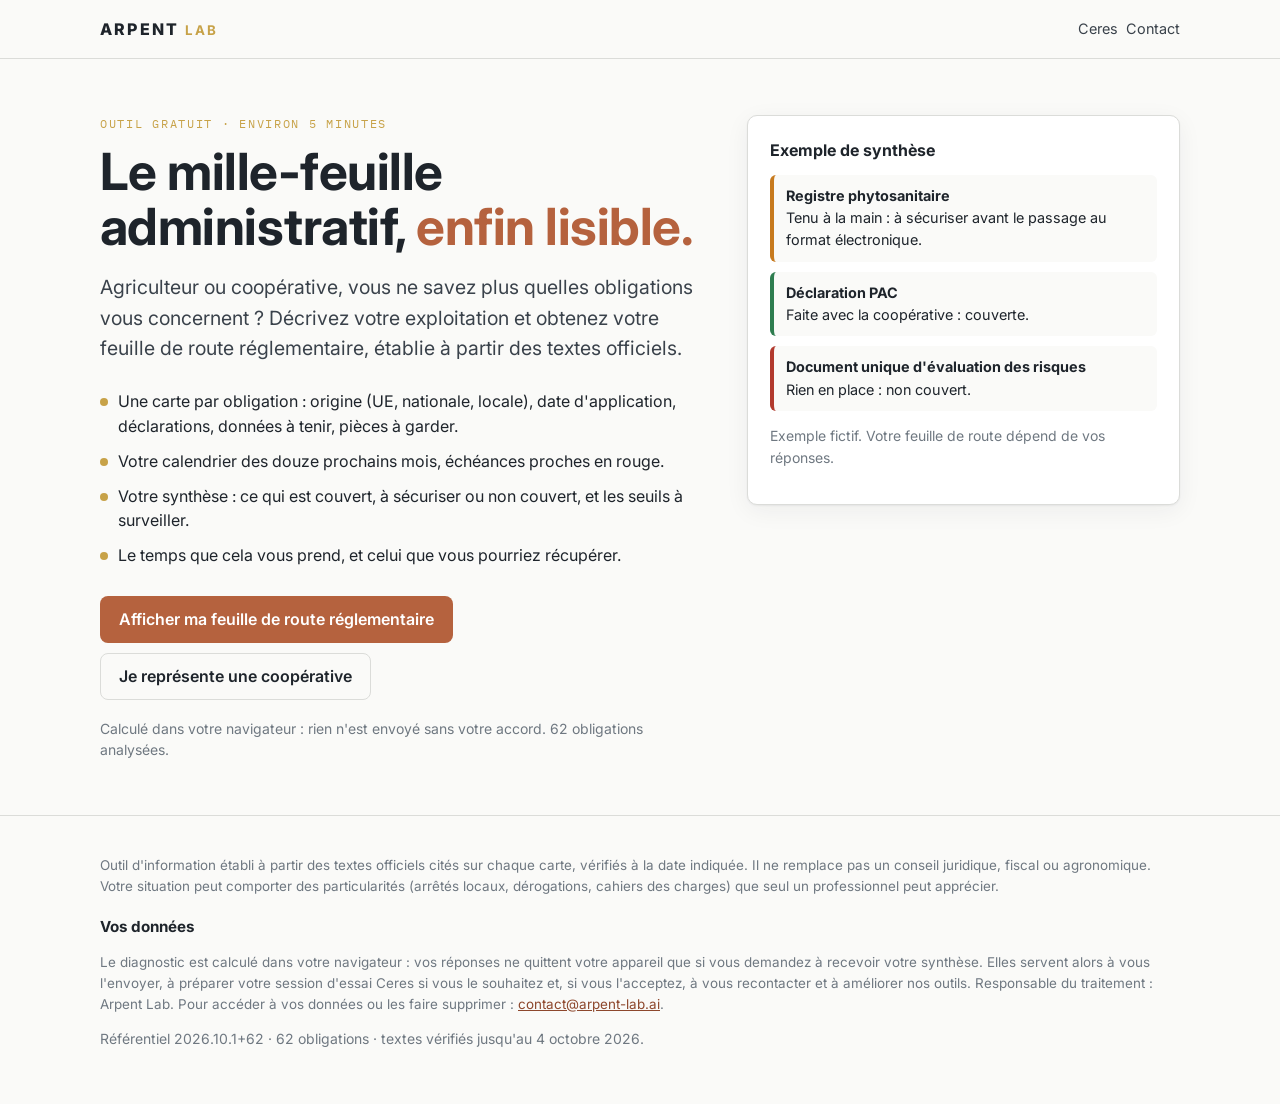
<file: diagnostic/index.html>
<!doctype html>
<html lang="fr">
<head>
  <meta charset="utf-8">
  <meta name="viewport" content="width=device-width, initial-scale=1">
  <title>Ma feuille de route réglementaire · Arpent Lab</title>
  <meta name="description" content="Outil gratuit pour exploitants agricoles et coopératives : décrivez votre exploitation, obtenez la liste des obligations qui vous concernent, leurs échéances et le temps qu'elles vous prennent.">
  <meta name="theme-color" content="#FAFAF8">
  <link rel="canonical" href="https://arpent-lab.ai/diagnostic/">
  <meta property="og:type" content="website">
  <meta property="og:title" content="Ma feuille de route réglementaire · Arpent Lab">
  <meta property="og:description" content="Vous ne savez plus quelles obligations vous concernent ? En cinq minutes, obtenez votre feuille de route : une carte par obligation, vos échéances, votre synthèse.">
  <meta property="og:url" content="https://arpent-lab.ai/diagnostic/">
  <link rel="icon" type="image/png" href="../assets/arpent-logo-brandbook.png">
  <link rel="preconnect" href="https://fonts.googleapis.com">
  <link rel="preconnect" href="https://fonts.gstatic.com" crossorigin>
  <link href="https://fonts.googleapis.com/css2?family=IBM+Plex+Mono:wght@400;500;600&family=Inter:wght@400;500;600;700;800&display=swap" rel="stylesheet">
  <link rel="stylesheet" href="assets/autodiag.css">
</head>
<body data-etape="vue_diagnostic">
  <a class="skip-link" href="#app">Aller au contenu</a>
  <header class="top">
    <div class="wrap">
      <a class="brand" href="https://arpent-lab.ai/">ARPENT <small>LAB</small></a>
      <nav aria-label="Navigation">
        <a class="hide-sm" href="https://arpent-lab.ai/#ceres">Ceres</a>
        <a href="https://arpent-lab.ai/#contact">Contact</a>
      </nav>
    </div>
  </header>

  <main id="app" tabindex="-1">
    <noscript><div class="wrap loading">Cet outil a besoin de JavaScript pour calculer votre feuille de route dans votre navigateur.</div></noscript>
    <div class="wrap loading" id="boot">Chargement du référentiel…</div>
  </main>

  <footer class="foot">
    <div class="wrap">
      <p id="disclaimer"></p>
      <h2>Vos données</h2>
      <p>Le diagnostic est calculé dans votre navigateur : vos réponses ne quittent votre appareil que si vous demandez à recevoir votre synthèse. Elles servent alors à vous l'envoyer, à préparer votre session d'essai Ceres si vous le souhaitez et, si vous l'acceptez, à vous recontacter et à améliorer nos outils. Responsable du traitement : Arpent Lab. Pour accéder à vos données ou les faire supprimer : <a href="mailto:contact@arpent-lab.ai?subject=Mes%20donn%C3%A9es%20diagnostic">contact@arpent-lab.ai</a>.</p>
      <p class="small" id="version"></p>
    </div>
  </footer>

  <script type="module" src="assets/app.mjs"></script>
  <script src="/assets/mesure.js" defer></script>
</body>
</html>
</file>
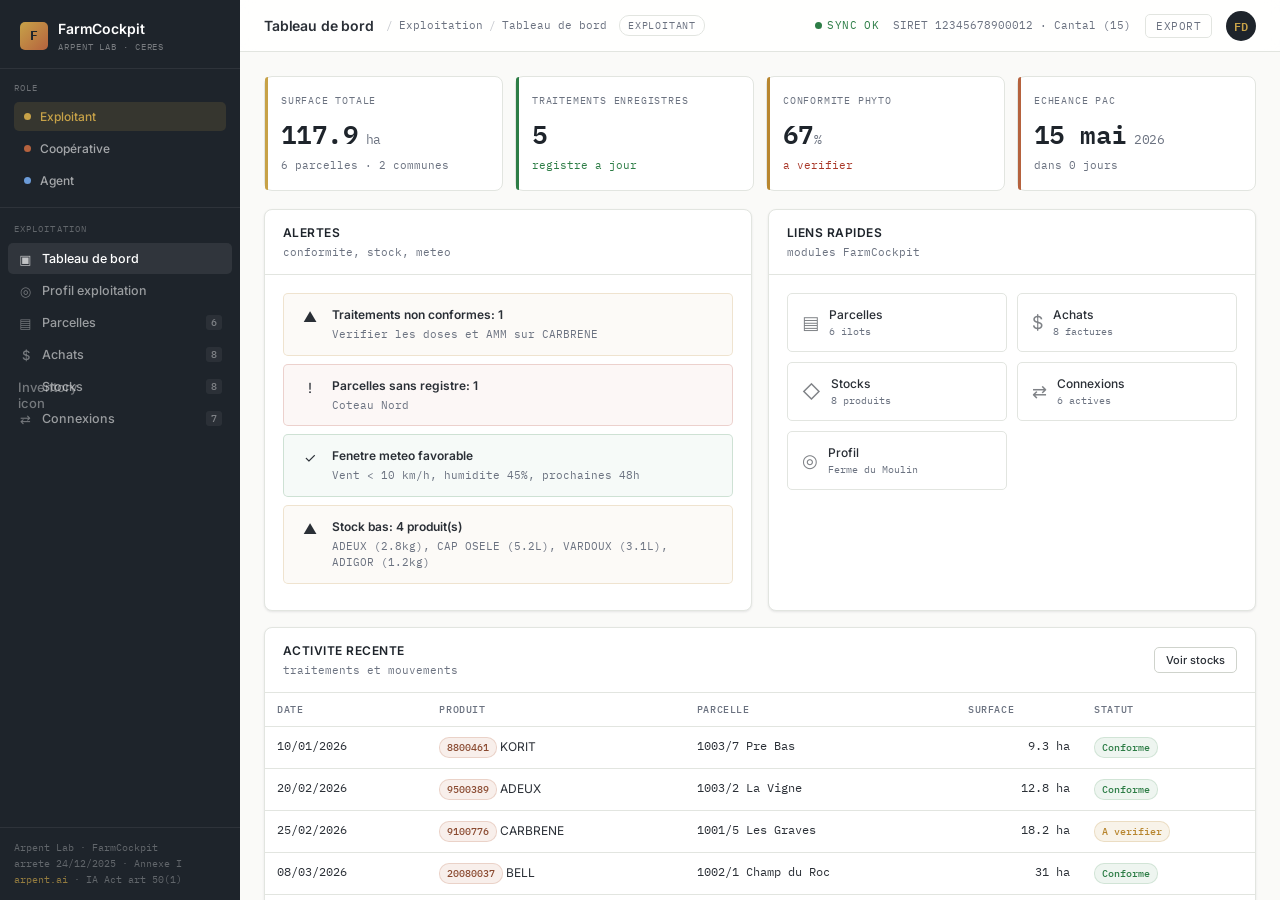
<file: demo/core.html>
<!DOCTYPE html>
<html lang="fr">
<head>
<meta charset="UTF-8">
<meta name="viewport" content="width=device-width, initial-scale=1.0">
<title>FarmCockpit · Core · Arpent Lab</title>
<link rel="preconnect" href="https://fonts.googleapis.com">
<link rel="preconnect" href="https://fonts.gstatic.com" crossorigin>
<link href="https://fonts.googleapis.com/css2?family=Inter:wght@300;400;500;600;700&family=IBM+Plex+Mono:wght@400;500;600&display=swap" rel="stylesheet">
<style>
:root{
  --anthracite:#1e242b; --gold:#c7a248; --terra:#b5623e; --paper:#fafaf8;
  --gris:#eaece8; --gris2:#d4d7d2; --ink:#2a2f36; --muted:#6b7280;
  --line:#e2e5e0; --line2:#cfd3cc; --ok:#2d7d46; --warn:#b8862f; --err:#a93829;
  --r:8px; --r-sm:5px; --r-lg:14px;
  --shadow:0 1px 3px rgba(30,36,43,.06),0 1px 2px rgba(30,36,43,.04);
  --shadow-md:0 4px 12px rgba(30,36,43,.08),0 2px 4px rgba(30,36,43,.04);
  --shadow-lg:0 12px 32px rgba(30,36,43,.12),0 4px 8px rgba(30,36,43,.06);
  --mono:'IBM Plex Mono',ui-monospace,monospace; --sans:'Inter',system-ui,sans-serif;
}
*{margin:0;padding:0;box-sizing:border-box}
html,body{height:100%}
body{font-family:var(--sans);background:var(--paper);color:var(--ink);font-size:14px;line-height:1.5;-webkit-font-smoothing:antialiased}
button{font-family:inherit;cursor:pointer;border:none;background:none}
input,select,textarea{font-family:inherit;font-size:13px}
a{color:inherit;text-decoration:none}
::selection{background:rgba(199,162,72,.25)}

/* ===== Layout ===== */
.app{display:grid;grid-template-columns:240px 1fr;height:100vh;overflow:hidden}
.sidebar{background:var(--anthracite);color:#c8cdd3;display:flex;flex-direction:column;overflow-y:auto}
.sidebar::-webkit-scrollbar{width:5px}
.sidebar::-webkit-scrollbar-thumb{background:rgba(255,255,255,.1);border-radius:3px}
.brand{padding:18px 20px 14px;border-bottom:1px solid rgba(255,255,255,.07);display:flex;align-items:center;gap:10px}
.brand-mark{width:28px;height:28px;border-radius:var(--r-sm);background:linear-gradient(135deg,var(--gold),var(--terra));display:flex;align-items:center;justify-content:center;font-weight:700;font-size:13px;color:var(--anthracite);font-family:var(--mono)}
.brand-name{font-size:14px;font-weight:600;color:#fff;letter-spacing:-0.01em}
.brand-sub{font-size:9px;color:rgba(255,255,255,.4);font-family:var(--mono);text-transform:uppercase;letter-spacing:.1em;margin-top:1px}
.role-section{padding:12px 14px;border-bottom:1px solid rgba(255,255,255,.07)}
.role-label{font-size:9px;text-transform:uppercase;letter-spacing:.12em;color:rgba(255,255,255,.35);font-family:var(--mono);margin-bottom:8px;display:block}
.role-tabs{display:flex;flex-direction:column;gap:3px}
.role-tab{display:flex;align-items:center;gap:9px;padding:7px 10px;border-radius:var(--r-sm);font-size:12px;color:rgba(255,255,255,.6);transition:all .15s;text-align:left;font-weight:500}
.role-tab:hover{background:rgba(255,255,255,.06);color:#fff}
.role-tab.active{background:rgba(199,162,72,.14);color:var(--gold)}
.role-tab .dot{width:7px;height:7px;border-radius:50%;flex-shrink:0}
.role-tab[data-role="exploitant"] .dot{background:var(--gold)}
.role-tab[data-role="coop"] .dot{background:var(--terra)}
.role-tab[data-role="agent"] .dot{background:#6b9bd8}
.nav-group-label{font-size:9px;text-transform:uppercase;letter-spacing:.12em;color:rgba(255,255,255,.3);font-family:var(--mono);padding:14px 14px 7px;display:block}
.nav{display:flex;flex-direction:column;gap:1px;padding:0 8px}
.nav-item{display:flex;align-items:center;gap:9px;padding:8px 10px;border-radius:var(--r-sm);font-size:12.5px;color:rgba(255,255,255,.55);transition:all .12s;font-weight:500;width:100%;text-align:left}
.nav-item:hover{background:rgba(255,255,255,.05);color:rgba(255,255,255,.9)}
.nav-item.active{background:rgba(255,255,255,.08);color:#fff}
.nav-item .ico{width:15px;height:15px;flex-shrink:0;opacity:.7;text-align:center;font-size:13px}
.nav-count{margin-left:auto;font-size:10px;font-family:var(--mono);color:rgba(255,255,255,.4);background:rgba(255,255,255,.06);padding:1px 5px;border-radius:3px}
.sidebar-foot{margin-top:auto;padding:12px 14px;border-top:1px solid rgba(255,255,255,.07);font-size:10px;color:rgba(255,255,255,.3);font-family:var(--mono);line-height:1.6}
.sidebar-foot a{color:var(--gold);opacity:.7}
.sidebar-foot a:hover{opacity:1}

.main{overflow-y:auto;background:var(--paper)}
.main::-webkit-scrollbar{width:6px}
.main::-webkit-scrollbar-thumb{background:var(--gris2);border-radius:3px}
.topbar{height:52px;border-bottom:1px solid var(--line);display:flex;align-items:center;justify-content:space-between;padding:0 24px;background:rgba(255,255,255,.85);backdrop-filter:blur(8px);position:sticky;top:0;z-index:10}
.topbar-left{display:flex;align-items:center;gap:12px}
.topbar h1{font-size:14px;font-weight:600;letter-spacing:-0.01em}
.topbar-breadcrumb{font-size:11px;color:var(--muted);font-family:var(--mono);display:flex;gap:6px;align-items:center}
.topbar-breadcrumb .sep{opacity:.4}
.topbar-role{font-size:10px;font-family:var(--mono);color:var(--muted);text-transform:uppercase;letter-spacing:.08em;padding:2px 8px;border:1px solid var(--line);border-radius:10px}
.topbar-right{display:flex;align-items:center;gap:14px}
.live-badge{display:flex;align-items:center;gap:5px;font-size:11px;font-family:var(--mono);color:var(--ok);text-transform:uppercase;letter-spacing:.04em}
.live-badge .pulse{width:7px;height:7px;border-radius:50%;background:var(--ok);animation:pulse 2s infinite}
@keyframes pulse{0%,100%{opacity:1}50%{opacity:.3}}
.topbar-meta{font-size:11px;font-family:var(--mono);color:var(--muted)}
.topbar-btn{font-size:11px;font-family:var(--mono);color:var(--muted);padding:4px 10px;border:1px solid var(--line);border-radius:5px;transition:all .15s;text-transform:uppercase;letter-spacing:.04em}
.topbar-btn:hover{border-color:var(--gold);color:var(--ink)}
.user-avatar{width:30px;height:30px;border-radius:50%;background:var(--anthracite);color:var(--gold);display:flex;align-items:center;justify-content:center;font-size:12px;font-weight:600;font-family:var(--mono)}
.content{padding:24px;max-width:1100px;margin:0 auto}

/* ===== Cards ===== */
.card{background:#fff;border:1px solid var(--line);border-radius:var(--r);box-shadow:var(--shadow);overflow:hidden;margin-bottom:16px}
.card-head{padding:14px 18px;border-bottom:1px solid var(--line);display:flex;align-items:center;justify-content:space-between}
.card-title{font-size:12px;font-weight:600;text-transform:uppercase;letter-spacing:.04em;color:var(--anthracite)}
.card-sub{font-size:11px;color:var(--muted);font-family:var(--mono);margin-top:2px}
.card-body{padding:18px}
.card-body.tight{padding:0}
.grid-2{display:grid;grid-template-columns:1fr 1fr;gap:16px}
.grid-3{display:grid;grid-template-columns:1fr 1fr 1fr;gap:14px}
.grid-4{display:grid;grid-template-columns:repeat(4,1fr);gap:12px}

/* ===== KPI ===== */
.kpi{background:#fff;border:1px solid var(--line);border-radius:var(--r);padding:16px;position:relative}
.kpi-label{font-size:10px;text-transform:uppercase;letter-spacing:.08em;color:var(--muted);font-family:var(--mono)}
.kpi-val{font-size:26px;font-weight:600;font-family:var(--mono);margin:6px 0 2px;letter-spacing:-0.02em;color:var(--anthracite)}
.kpi-unit{font-size:13px;color:var(--muted);font-weight:400}
.kpi-delta{font-size:11px;font-family:var(--mono);margin-top:4px}
.kpi-delta.pos{color:var(--ok)} .kpi-delta.neg{color:var(--err)} .kpi-delta.neu{color:var(--muted)}
.kpi::before{content:'';position:absolute;top:0;left:0;width:3px;height:100%;border-radius:var(--r) 0 0 var(--r);background:var(--gris2)}
.kpi.accent::before{background:var(--gold)}
.kpi.terra::before{background:var(--terra)}
.kpi.ok::before{background:var(--ok)}
.kpi.warn::before{background:var(--warn)}

/* ===== Tables ===== */
.tbl{width:100%;border-collapse:collapse;font-size:12px}
.tbl th{text-align:left;font-size:10px;text-transform:uppercase;letter-spacing:.06em;color:var(--muted);font-family:var(--mono);font-weight:500;padding:9px 12px;border-bottom:1px solid var(--line);white-space:nowrap;cursor:pointer;user-select:none}
.tbl th.sortable:hover{color:var(--ink)}
.tbl th .arr{font-size:9px;opacity:.4;margin-left:3px}
.tbl th.sorted .arr{opacity:1;color:var(--gold)}
.tbl td{padding:10px 12px;border-bottom:1px solid var(--line);vertical-align:top}
.tbl tr:last-child td{border-bottom:none}
.tbl tr:hover td{background:rgba(199,162,72,.03)}
.tbl td .mono{font-family:var(--mono);font-size:11px}
.tbl td.num{font-family:var(--mono);text-align:right}
.tbl-wrap{overflow-x:auto}
.row-clickable{cursor:pointer}

/* ===== Tags & badges ===== */
.tag{display:inline-flex;align-items:center;gap:4px;font-size:10px;font-family:var(--mono);padding:2px 7px;border-radius:10px;font-weight:500;white-space:nowrap}
.tag.gold{background:rgba(199,162,72,.12);color:#8a7126;border:1px solid rgba(199,162,72,.2)}
.tag.terra{background:rgba(181,98,62,.1);color:#8a4a30;border:1px solid rgba(181,98,62,.2)}
.tag.ok{background:rgba(45,125,70,.08);color:var(--ok);border:1px solid rgba(45,125,70,.15)}
.tag.warn{background:rgba(184,134,47,.1);color:var(--warn);border:1px solid rgba(184,134,47,.2)}
.tag.err{background:rgba(169,56,41,.08);color:var(--err);border:1px solid rgba(169,56,41,.15)}
.tag.neu{background:var(--gris);color:var(--muted);border:1px solid var(--line)}
.tag.info{background:rgba(107,155,216,.08);color:#4a7cb8;border:1px solid rgba(107,155,216,.15)}
.prov{font-size:9px;font-family:var(--mono);text-transform:uppercase;letter-spacing:.05em;padding:1px 5px;border-radius:3px;font-weight:600}
.prov.saisi{background:rgba(45,125,70,.1);color:var(--ok)}
.prov.extrait{background:rgba(107,155,216,.1);color:#4a7cb8}
.prov.deduit{background:rgba(199,162,72,.12);color:#8a7126}
.prov.confirme{background:rgba(181,98,62,.1);color:#8a4a30}

/* ===== Forms ===== */
.form-row{margin-bottom:14px}
.form-grid{display:grid;grid-template-columns:1fr 1fr;gap:14px}
.form-grid-3{display:grid;grid-template-columns:1fr 1fr 1fr;gap:14px}
label.fld{display:block;font-size:10px;text-transform:uppercase;letter-spacing:.05em;color:var(--muted);font-family:var(--mono);margin-bottom:5px;font-weight:500}
label.fld .req{color:var(--terra)}
label.fld .opt{color:var(--muted);opacity:.6;font-weight:400}
input.fld,select.fld,textarea.fld{width:100%;padding:8px 11px;border:1px solid var(--line2);border-radius:var(--r-sm);background:#fff;font-size:13px;color:var(--ink);transition:border .15s;outline:none}
input.fld:focus,select.fld:focus,textarea.fld:focus{border-color:var(--gold);box-shadow:0 0 0 3px rgba(199,162,72,.12)}
input.fld.mono,select.fld.mono{font-family:var(--mono);font-size:12px}
.hint{font-size:11px;color:var(--muted);margin-top:4px;font-family:var(--mono)}

/* ===== Buttons ===== */
.btn{display:inline-flex;align-items:center;gap:7px;padding:8px 16px;border-radius:5px;font-size:12px;font-weight:500;transition:all .15s;border:1px solid transparent}
.btn-primary{background:var(--anthracite);color:#fff}
.btn-primary:hover{background:#2d3640}
.btn-gold{background:var(--gold);color:var(--anthracite)}
.btn-gold:hover{background:#d4b05a}
.btn-outline{border:1px solid var(--line2);color:var(--ink);background:#fff}
.btn-outline:hover{border-color:var(--gold);color:var(--gold)}
.btn-terra{background:var(--terra);color:#fff}
.btn-terra:hover{background:#c4714f}
.btn-sm{padding:5px 11px;font-size:11px}
.btn-ghost{color:var(--muted);font-size:11px;padding:4px 8px}
.btn-ghost:hover{color:var(--ink)}

/* ===== Modal ===== */
.modal-overlay{position:fixed;inset:0;background:rgba(30,36,43,.4);backdrop-filter:blur(2px);display:none;align-items:flex-start;justify-content:center;z-index:100;padding:40px 20px;overflow-y:auto}
.modal-overlay.show{display:flex}
.modal{background:#fff;border-radius:var(--r-lg);box-shadow:var(--shadow-lg);max-width:780px;width:100%;margin:0 auto}
.modal.lg{max-width:920px}
.modal-head{padding:18px 24px;border-bottom:1px solid var(--line);display:flex;align-items:center;justify-content:space-between}
.modal-title{font-size:15px;font-weight:600;color:var(--anthracite)}
.modal-sub{font-size:11px;color:var(--muted);font-family:var(--mono);margin-top:2px}
.modal-body{padding:24px;max-height:70vh;overflow-y:auto}
.modal-foot{padding:14px 24px;border-top:1px solid var(--line);display:flex;justify-content:space-between;align-items:center}
.modal-close{font-size:18px;color:var(--muted);width:28px;height:28px;border-radius:50%;display:flex;align-items:center;justify-content:center}
.modal-close:hover{background:var(--gris);color:var(--ink)}

/* ===== Alerts ===== */
.alert{display:flex;gap:12px;padding:12px 16px;border-radius:var(--r-sm);border:1px solid;font-size:12px;margin-bottom:8px}
.alert.err{border-color:rgba(169,56,41,.2);background:rgba(169,56,41,.04)}
.alert.warn{border-color:rgba(184,134,47,.2);background:rgba(184,134,47,.04)}
.alert.ok{border-color:rgba(45,125,70,.2);background:rgba(45,125,70,.04)}
.alert.info{border-color:rgba(107,155,216,.2);background:rgba(107,155,216,.04)}
.alert .ai{flex-shrink:0;width:20px;text-align:center;font-size:14px}
.alert .at{font-weight:600;margin-bottom:2px}
.alert .ad{color:var(--muted);font-size:11px;font-family:var(--mono)}
.alert-clickable{cursor:pointer;transition:all .15s}
.alert-clickable:hover{box-shadow:var(--shadow)}

/* ===== Misc ===== */
.section-title{font-size:11px;text-transform:uppercase;letter-spacing:.08em;color:var(--muted);font-family:var(--mono);margin-bottom:10px;margin-top:6px}
.empty{text-align:center;padding:40px;color:var(--muted);font-size:13px}
.muted{color:var(--muted)}
.mono{font-family:var(--mono)}
.divider{height:1px;background:var(--line);margin:18px 0}
.hidden{display:none!important}
.compliance-bar{height:6px;border-radius:3px;background:var(--gris);overflow:hidden;margin-top:4px}
.compliance-fill{height:100%;border-radius:3px;transition:width .5s}

/* ===== Toast ===== */
.toast-wrap{position:fixed;bottom:20px;right:20px;z-index:200;display:flex;flex-direction:column;gap:8px}
.toast{background:var(--anthracite);color:#fff;padding:10px 16px;border-radius:6px;font-size:12px;box-shadow:var(--shadow-lg);animation:slideIn .25s ease;display:flex;align-items:center;gap:8px}
.toast .dot{width:6px;height:6px;border-radius:50%;background:var(--gold)}
.toast.ok .dot{background:var(--ok)}
.toast.err .dot{background:var(--err)}
@keyframes slideIn{from{transform:translateX(20px);opacity:0}to{transform:translateX(0);opacity:1}}

/* ===== Detail grid (modal) ===== */
.detail-grid{display:grid;grid-template-columns:1fr 1fr;gap:0;border:1px solid var(--line);border-radius:var(--r);overflow:hidden}
.detail-grid .dg-row{display:contents}
.detail-grid .dg-label,.detail-grid .dg-val{padding:10px 14px;border-bottom:1px solid var(--line);font-size:12px}
.detail-grid .dg-label{background:var(--paper);color:var(--muted);font-family:var(--mono);font-size:10px;text-transform:uppercase;letter-spacing:.04em;font-weight:500;border-right:1px solid var(--line)}
.detail-grid .dg-val{font-family:var(--mono);font-size:11px}

/* ===== Connexion cards ===== */
.conn-grid{display:grid;grid-template-columns:1fr 1fr;gap:14px}
.conn-card{background:#fff;border:1px solid var(--line);border-radius:var(--r);padding:16px;position:relative;transition:box-shadow .15s}
.conn-card:hover{box-shadow:var(--shadow-md)}
.conn-card-head{display:flex;align-items:center;justify-content:space-between;margin-bottom:10px}
.conn-name{font-size:13px;font-weight:600;color:var(--anthracite)}
.conn-type{font-size:10px;font-family:var(--mono);color:var(--muted);text-transform:uppercase;letter-spacing:.04em}
.conn-status{display:inline-flex;align-items:center;gap:5px;font-size:10px;font-family:var(--mono);padding:2px 8px;border-radius:10px}
.conn-status.connecte{background:rgba(45,125,70,.08);color:var(--ok);border:1px solid rgba(45,125,70,.15)}
.conn-status.preparation{background:rgba(184,134,47,.08);color:var(--warn);border:1px solid rgba(184,134,47,.15)}
.conn-status .pulse{width:6px;height:6px;border-radius:50%;background:currentColor;animation:pulse 2s infinite}
.conn-fields{font-size:11px;color:var(--muted);font-family:var(--mono);line-height:1.6;margin-top:8px}
.conn-meta{display:flex;gap:12px;margin-top:10px;font-size:10px;font-family:var(--mono);color:var(--muted);flex-wrap:wrap}
.conn-meta span{white-space:nowrap}

/* ===== Stock movement log ===== */
.movement{display:grid;grid-template-columns:120px 60px 1fr 80px;gap:10px;align-items:center;padding:8px 12px;border-bottom:1px solid var(--line);font-size:12px}
.movement:last-child{border-bottom:none}
.movement .mv-date{font-family:var(--mono);font-size:10px;color:var(--muted)}
.movement .mv-type{font-size:10px;font-family:var(--mono);padding:1px 6px;border-radius:3px}
.movement .mv-type.entree{background:rgba(45,125,70,.1);color:var(--ok)}
.movement .mv-type.sortie{background:rgba(181,98,62,.1);color:#8a4a30}
.movement .mv-desc{font-size:11px}
.movement .mv-qty{font-family:var(--mono);text-align:right;font-size:11px}

/* ===== Quick links ===== */
.quick-links{display:grid;grid-template-columns:repeat(auto-fill,minmax(160px,1fr));gap:10px}
.quick-link{background:#fff;border:1px solid var(--line);border-radius:var(--r-sm);padding:12px 14px;cursor:pointer;transition:all .15s;display:flex;align-items:center;gap:10px}
.quick-link:hover{border-color:var(--gold);box-shadow:0 0 0 3px rgba(199,162,72,.08)}
.quick-link .ql-ico{font-size:18px;opacity:.6}
.quick-link .ql-label{font-size:12px;font-weight:500}
.quick-link .ql-sub{font-size:10px;color:var(--muted);font-family:var(--mono)}

/* ===== Profil ===== */
.info-row{display:grid;grid-template-columns:200px 1fr;gap:12px;padding:10px 0;border-bottom:1px solid var(--line);font-size:12px}
.info-row:last-child{border-bottom:none}
.info-row .ir-label{color:var(--muted);font-family:var(--mono);font-size:10px;text-transform:uppercase;letter-spacing:.04em;font-weight:500}
.info-row .ir-val{font-size:13px}
.info-row .ir-val .mono{font-family:var(--mono);font-size:12px}

/* ===== Responsive ===== */
@media(max-width:840px){
  .app{grid-template-columns:1fr}
  .sidebar{display:none}
  .grid-2,.grid-3,.grid-4{grid-template-columns:1fr}
  .conn-grid{grid-template-columns:1fr}
  .detail-grid{grid-template-columns:1fr}
  .detail-grid .dg-label{border-right:none;border-bottom:1px solid var(--line)}
}
</style>
</head>
<body>
<div class="app">
  <aside class="sidebar">
    <div class="brand">
      <div class="brand-mark">F</div>
      <div>
        <div class="brand-name">FarmCockpit</div>
        <div class="brand-sub">Arpent Lab · Ceres</div>
      </div>
    </div>
    <div class="role-section">
      <span class="role-label">Role</span>
      <div class="role-tabs">
        <button class="role-tab active" data-role="exploitant" onclick="App.setRole('exploitant')"><span class="dot"></span>Exploitant</button>
        <button class="role-tab" data-role="coop" onclick="App.setRole('coop')"><span class="dot"></span>Coopérative</button>
        <button class="role-tab" data-role="agent" onclick="App.setRole('agent')"><span class="dot"></span>Agent</button>
      </div>
    </div>
    <div id="navContainer"></div>
    <div class="sidebar-foot">
      Arpent Lab · FarmCockpit<br>arrete 24/12/2025 · Annexe I<br><a href="https://arpent.ai">arpent.ai</a> · IA Act art 50(1)
    </div>
  </aside>
  <main class="main">
    <div class="topbar">
      <div class="topbar-left">
        <h1 id="pageTitle">Tableau de bord</h1>
        <span class="topbar-breadcrumb" id="topbarBreadcrumb"></span>
        <span class="topbar-role" id="rolePill">Exploitant</span>
      </div>
      <div class="topbar-right">
        <span class="live-badge"><span class="pulse"></span>Sync OK</span>
        <span class="topbar-meta" id="topbarMeta"></span>
        <button class="topbar-btn" onclick="App.exportData()">Export</button>
        <div class="user-avatar">FD</div>
      </div>
    </div>
    <div class="content" id="content"></div>
  </main>
</div>
<div class="modal-overlay" id="modalOverlay" onclick="if(event.target===this)App.closeModal()">
  <div class="modal" id="modalContent"></div>
</div>
<div class="toast-wrap" id="toasts"></div>

<script>
/* ============================================================
   FARMCOCKPIT · CORE SHELL + DATA LAYER + 6 VIEW MODULES
   Arpent Lab · arrete 24/12/2025 Annexe I
   ============================================================ */

/* ===== DATA LAYER ===== */
const DATA = {
  exploitation: {
    siret: '12345678900012',
    nom: 'Ferme du Moulin',
    formeJuridique: 'GAEC',
    sau: 117.9,
    communePrincipale: 'Saint-Flour',
    communes: ['Saint-Flour', 'Lempdes'],
    certifications: [{ nom: 'HVE niveau 3', statut: 'certifie', date: '2024-06-15' }, { nom: 'Agriculture Biologique', statut: 'non', date: null }],
    historiqueCultures: [
      { annee: 2024, rotation: 'Blé tendre / Orge d\'hiver / Colza' },
      { annee: 2025, rotation: 'Blé dur / Orge d\'hiver / Colza' },
      { annee: 2026, rotation: 'Blé tendre / Orge d\'hiver / Blé dur' },
    ],
    associes: [
      { nom: 'M. Dubois', role: 'Gerant', part: 50 },
      { nom: 'M. Martin', role: 'Associe', part: 50 },
    ],
    profilProductif: 'Grande culture cerealiere',
    conseiller: { nom: 'Tom Berl', coop: 'Cantal Cereales', telephone: '04 71 00 00 00' },
    department: 'Cantal (15)',
  },

  // AMM database (E-Phy ANSES)
  phyto: {
    '9400352': { produit: 'MODDUS', substance: 'Spiroxamine 500g/L', dose: 0.8, unite: 'L/ha', type: 'fongicide', cultures: ['TRZAX','HORVS','TRZDU'] },
    '20080037': { produit: 'BELL', substance: 'Prothioconazole + Tebuconazole', dose: 0.6, unite: 'L/ha', type: 'fongicide', cultures: ['TRZAX','TRZDU','HORVS'] },
    '9100776': { produit: 'CARBRENE', substance: 'Chlorothalonil 500g/L', dose: 1.5, unite: 'L/ha', type: 'fongicide', cultures: ['TRZAX','TRZDU'] },
    '9500389': { produit: 'ADEUX', substance: 'Metsulfuron-methyl 20g/kg', dose: 0.1, unite: 'kg/ha', type: 'herbicide', cultures: ['ZEAMX','BRAAN'] },
    '8800461': { produit: 'KORIT', substance: 'Glyphosate 360g/L', dose: 3.0, unite: 'L/ha', type: 'herbicide', cultures: ['TRZAX','TRZDU','HORVS','BRAAN','ZEAMX'] },
    '9900424': { produit: 'ADIGOR', substance: 'Metsulfuron + Tribenuron', dose: 0.1, unite: 'kg/ha', type: 'herbicide', cultures: ['TRZAX','TRZDU'] },
    '20080455': { produit: 'CHEER', substance: 'Chlorothalonil + Propiconazole', dose: 1.0, unite: 'L/ha', type: 'fongicide', cultures: ['TRZAX','TRZDU','HORVS'] },
    '21001459': { produit: 'VARDOUX', substance: 'Fluxapyroxad 62.5g/L', dose: 1.5, unite: 'L/ha', type: 'fongicide', cultures: ['TRZAX','TRZDU'] },
    '20100063': { produit: 'CAP OSELE', substance: 'Prothioconazole 250g/L', dose: 0.7, unite: 'L/ha', type: 'fongicide', cultures: ['TRZAX','TRZDU','HORVS'] },
  },

  // OEPP codes
  oepp: {
    TRZAX: 'Ble tendre', TRZDU: 'Ble dur', HORVS: 'Orge hiver',
    BRAAN: 'Colza', ZEAMX: 'Mais', SBIAX: 'Sorgho', GLYMX: 'Soja',
  },

  // BBCH stages
  bbch: {
    '30': 'Debut montaison', '32': '2 noeuds', '37': 'Fin montaison',
    '39': 'Ligule visible', '51': 'Debut epiaison', '61': 'Debut floraison',
    '65': 'Pleine floraison', '71': 'Nouaison', '85': 'Stade pateux',
  },

  // Parcelles RPG Cantal 15
  parcels: [
    { id:'p1', ilot:'1001', parcelle:'3', insee:'15001', commune:'Saint-Flour', nom:'Grand Champ', surface:24.5, culture:'TRZAX', gps:'45.0376,3.0987',
      rotation:{ 2024:'TRZAX', 2025:'BRAAN', 2026:'TRZAX' }, conformite:'ok', traitements:3, bbch:'32' },
    { id:'p2', ilot:'1001', parcelle:'5', insee:'15001', commune:'Saint-Flour', nom:'Les Graves', surface:18.2, culture:'HORVS', gps:'45.0412,3.1023',
      rotation:{ 2024:'HORVS', 2025:'TRZAX', 2026:'HORVS' }, conformite:'ok', traitements:2, bbch:'37' },
    { id:'p3', ilot:'1002', parcelle:'1', insee:'15001', commune:'Saint-Flour', nom:'Champ du Roc', surface:31.0, culture:'TRZDU', gps:'45.0398,3.0856',
      rotation:{ 2024:'TRZDU', 2025:'HORVS', 2026:'TRZDU' }, conformite:'warn', traitements:4, bbch:'39' },
    { id:'p4', ilot:'1003', parcelle:'2', insee:'15014', commune:'Lempdes', nom:'La Vigne', surface:12.8, culture:'BRAAN', gps:'45.0612,3.1345',
      rotation:{ 2024:'BRAAN', 2025:'TRZAX', 2026:'BRAAN' }, conformite:'ok', traitements:1, bbch:'65' },
    { id:'p5', ilot:'1003', parcelle:'7', insee:'15014', commune:'Lempdes', nom:'Pre Bas', surface:9.3, culture:'TRZAX', gps:'45.0634,3.1289',
      rotation:{ 2024:'TRZAX', 2025:'HORVS', 2026:'TRZAX' }, conformite:'ok', traitements:2, bbch:'32' },
    { id:'p6', ilot:'1004', parcelle:'4', insee:'15001', commune:'Saint-Flour', nom:'Coteau Nord', surface:22.1, culture:'HORVS', gps:'45.0478,3.0734',
      rotation:{ 2024:'HORVS', 2025:'TRZDU', 2026:'HORVS' }, conformite:'err', traitements:0, bbch:'30' },
  ],

  // Achats (factures)
  purchases: [
    { id:'a1', date:'2026-03-12', produit:'MODDUS', amm:'9400352', quantite:20, unite:'L', prixUnitaire:48.50, total:970.00, fournisseur:'Cantal Cereales', facture:'FAC-2026-0142', type:'fongicide' },
    { id:'a2', date:'2026-03-12', produit:'BELL', amm:'20080037', quantite:15, unite:'L', prixUnitaire:62.30, total:934.50, fournisseur:'Cantal Cereales', facture:'FAC-2026-0142', type:'fongicide' },
    { id:'a3', date:'2026-02-28', produit:'CARBRENE', amm:'9100776', quantite:30, unite:'L', prixUnitaire:18.20, total:546.00, fournisseur:'Cantal Cereales', facture:'FAC-2026-0118', type:'fongicide' },
    { id:'a4', date:'2026-02-28', produit:'ADEUX', amm:'9500389', quantite:5, unite:'kg', prixUnitaire:89.00, total:445.00, fournisseur:'Cantal Cereales', facture:'FAC-2026-0118', type:'herbicide' },
    { id:'a5', date:'2026-01-15', produit:'KORIT', amm:'8800461', quantite:50, unite:'L', prixUnitaire:11.80, total:590.00, fournisseur:'Cantal Cereales', facture:'FAC-2026-0034', type:'herbicide' },
    { id:'a6', date:'2026-03-05', produit:'CAP OSELE', amm:'20100063', quantite:12, unite:'L', prixUnitaire:55.40, total:664.80, fournisseur:'Cantal Cereales', facture:'FAC-2026-0125', type:'fongicide' },
    { id:'a7', date:'2026-03-22', produit:'VARDOUX', amm:'21001459', quantite:8, unite:'L', prixUnitaire:72.10, total:576.80, fournisseur:'Cantal Cereales', facture:'FAC-2026-0156', type:'fongicide' },
    { id:'a8', date:'2026-01-15', produit:'ADIGOR', amm:'9900424', quantite:3, unite:'kg', prixUnitaire:95.00, total:285.00, fournisseur:'Cantal Cereales', facture:'FAC-2026-0034', type:'herbicide' },
  ],

  // Stocks (initial, incremented by purchases, decremented by traitements)
  stock: [
    { id:'s1', produit:'MODDUS', amm:'9400352', substance:'Spiroxamine 500g/L', quantite:12.4, unite:'L', seuil:10, prixUnitaire:48.50 },
    { id:'s2', produit:'BELL', amm:'20080037', substance:'Prothioconazole + Tebuconazole', quantite:8.7, unite:'L', seuil:8, prixUnitaire:62.30 },
    { id:'s3', produit:'CARBRENE', amm:'9100776', substance:'Chlorothalonil 500g/L', quantite:22.5, unite:'L', seuil:15, prixUnitaire:18.20 },
    { id:'s4', produit:'ADEUX', amm:'9500389', substance:'Metsulfuron-methyl 20g/kg', quantite:2.8, unite:'kg', seuil:3, prixUnitaire:89.00 },
    { id:'s5', produit:'KORIT', amm:'8800461', substance:'Glyphosate 360g/L', quantite:35.0, unite:'L', seuil:20, prixUnitaire:11.80 },
    { id:'s6', produit:'CAP OSELE', amm:'20100063', substance:'Prothioconazole 250g/L', quantite:5.2, unite:'L', seuil:6, prixUnitaire:55.40 },
    { id:'s7', produit:'VARDOUX', amm:'21001459', substance:'Fluxapyroxad 62.5g/L', quantite:3.1, unite:'L', seuil:4, prixUnitaire:72.10 },
    { id:'s8', produit:'ADIGOR', amm:'9900424', substance:'Metsulfuron + Tribenuron', quantite:1.2, unite:'kg', seuil:2, prixUnitaire:95.00 },
  ],

  // Stock movements log
  movements: [
    { date:'2026-03-12', type:'entree', produit:'MODDUS', quantite:20, unite:'L', source:'FAC-2026-0142' },
    { date:'2026-03-12', type:'entree', produit:'BELL', quantite:15, unite:'L', source:'FAC-2026-0142' },
    { date:'2026-03-10', type:'sortie', produit:'MODDUS', quantite:7.6, unite:'L', source:'Traitement Grand Champ' },
    { date:'2026-03-08', type:'sortie', produit:'BELL', quantite:6.3, unite:'L', source:'Traitement Champ du Roc' },
    { date:'2026-02-28', type:'entree', produit:'CARBRENE', quantite:30, unite:'L', source:'FAC-2026-0118' },
    { date:'2026-02-28', type:'entree', produit:'ADEUX', quantite:5, unite:'kg', source:'FAC-2026-0118' },
    { date:'2026-02-25', type:'sortie', produit:'CARBRENE', quantite:7.5, unite:'L', source:'Traitement Les Graves' },
    { date:'2026-01-15', type:'entree', produit:'KORIT', quantite:50, unite:'L', source:'FAC-2026-0034' },
    { date:'2026-01-15', type:'entree', produit:'ADIGOR', quantite:3, unite:'kg', source:'FAC-2026-0034' },
    { date:'2026-01-10', type:'sortie', produit:'KORIT', quantite:15, unite:'L', source:'Dessiccation Pre Bas' },
  ],

  // Traitements (registre)
  traitements: [
    { id:'t1', date:'2026-03-10', produit:'MODDUS', amm:'9400352', parcelle:'p1', surface:24.5, dose:0.8, conformite:'ok' },
    { id:'t2', date:'2026-03-08', produit:'BELL', amm:'20080037', parcelle:'p3', surface:31.0, dose:0.6, conformite:'ok' },
    { id:'t3', date:'2026-02-25', produit:'CARBRENE', amm:'9100776', parcelle:'p2', surface:18.2, dose:1.5, conformite:'warn' },
    { id:'t4', date:'2026-02-20', produit:'ADEUX', amm:'9500389', parcelle:'p4', surface:12.8, dose:0.1, conformite:'ok' },
    { id:'t5', date:'2026-01-10', produit:'KORIT', amm:'8800461', parcelle:'p5', surface:9.3, dose:3.0, conformite:'ok' },
  ],

  // Adherents (for coop role)
  adherents: [
    { siret:'12345678900012', nom:'Ferme du Moulin', parcelles:6, surface:117.9, utilisations:5, conformite:96 },
    { siret:'73282911200015', nom:'GAEC du Cuzols', parcelles:14, surface:203.4, utilisations:8, conformite:92 },
    { siret:'52412345600022', nom:'EARL VolcAGRI', parcelles:9, surface:156.7, utilisations:12, conformite:88 },
    { siret:'38146789200031', nom:'Ferme du Margeride', parcelles:11, surface:245.1, utilisations:15, conformite:95 },
    { siret:'61234567800049', nom:'Gaiec de la Planeze', parcelles:18, surface:312.5, utilisations:21, conformite:97 },
  ],

  // Connexions (API integrations)
  connexions: [
    { id:'ephy', nom:'E-Phy ANSES', type:'API', status:'connecte', derniereSync:'2026-09-23 08:00', version:'2026.1', champs:'AMM, substances, doses ref, cultures autorisees', desc:'Base de produits phytopharmaceutiques' },
    { id:'rpg', nom:'RPG (Registre Parcellaire Graphique)', type:'API open data', status:'connecte', derniereSync:'2026-06-15 12:00', version:'Campagne 2025', champs:'Ilots, parcelles, INSEE, cultures, surfaces', desc:'Donnees parcellaires open data' },
    { id:'telepac', nom:'TelePAC', type:'Portail (preparation)', status:'preparation', derniereSync:'2026-09-01 09:00', version:'Campagne 2026', champs:'Declarations PAC, DPU, BCAE', desc:'Portail de declaration PAC. Ceres prepare, ne depose pas.' },
    { id:'meteo', nom:'Meteo-France', type:'API', status:'connecte', derniereSync:'2026-09-23 11:00', version:'Refresh 1h', champs:'Vent, temperature, humidite, precipitations', desc:'Donnees meteo pour fenetres de traitement' },
    { id:'agreste', nom:'Agreste', type:'API open data', status:'connecte', derniereSync:'2026-09-20 14:00', version:'2015-2025', champs:'Rendements historiques, statistiques agricoles', desc:'Statistiques agricoles (rendement historique)' },
    { id:'sentinel', nom:'Sentinel-2', type:'API satellite', status:'connecte', derniereSync:'2026-09-21 06:00', version:'Resolution 10m', champs:'NDVI, imagerie satellite, indices vegetation', desc:'Imagerie satellite (NDVI). Refresh 5 jours.' },
    { id:'erpc', nom:'Coop ERP (Cantal Cereales)', type:'Export CSV', status:'connecte', derniereSync:'2026-09-22 18:00', version:'Manuel', champs:'Factures, bons de livraison, stocks', desc:'Factures et bons de livraison de la cooperative' },
  ],
};

/* ===== NAV CONFIG ===== */
const NAV_CONFIG = {
  exploitant: [
    { id:'dashboard', label:'Tableau de bord', ico:'▣' },
    { id:'profil', label:'Profil exploitation', ico:'◎' },
    { id:'parcelles', label:'Parcelles', ico:'▤', count: () => DATA.parcels.length },
    { id:'achats', label:'Achats', ico:'$', count: () => DATA.purchases.length },
    { id:'stocks', label:'Stocks', ico:' Inventory icon', count: () => DATA.stock.length },
    { id:'connexions', label:'Connexions', ico:'⇄', count: () => DATA.connexions.length },
  ],
  coop: [
    { id:'dashboard', label:'Tableau de bord', ico:'▣' },
    { id:'adherents', label:'Adherents', ico:'∛', count: () => DATA.adherents.length },
    { id:'connexions', label:'Connexions', ico:'⇄' },
  ],
  agent: [
    { id:'dashboard', label:'Tableau de bord', ico:'▣' },
    { id:'connexions', label:'Connexions', ico:'⇄' },
  ],
};

const TITLES = {
  dashboard: 'Tableau de bord',
  profil: 'Profil d\'exploitation',
  parcelles: 'Parcelles RPG',
  achats: 'Achats & approvisionnement',
  stocks: 'Stocks',
  connexions: 'Connexions API',
  adherents: 'Adherents',
};

/* ============================================================
   APP API (window.App)
   ============================================================ */
window.App = {
  state: {
    role: 'exploitant',
    view: 'dashboard',
    sortCol: null,
    sortDir: 'asc',
  },
  views: {},
  data: DATA,

  init() {
    this.renderNav();
    this.render();
    this.updateMeta();
  },

  setRole(role) {
    this.state.role = role;
    this.state.view = 'dashboard';
    document.querySelectorAll('.role-tab').forEach(t => t.classList.toggle('active', t.dataset.role === role));
    this.renderNav();
    this.render();
    this.updateMeta();
  },

  navigateTo(viewId) {
    this.state.view = viewId;
    this.render();
    this.updateMeta();
  },

  registerView(id, fn) {
    this.views[id] = fn;
  },

  render() {
    // Update nav active
    document.querySelectorAll('.nav-item').forEach(n => n.classList.toggle('active', n.dataset.view === this.state.view));

    // Render content
    const c = document.getElementById('content');
    const viewFn = this.views[this.state.view];
    if (viewFn) {
      c.innerHTML = viewFn.call(this);
      // Run onMount if provided
      if (this._onMount) { this._onMount(); this._onMount = null; }
    } else {
      c.innerHTML = '<div class="empty">Module non disponible: ' + this.state.view + '</div>';
    }

    // Update page title
    const title = TITLES[this.state.view] || this.state.view;
    document.getElementById('pageTitle').textContent = title;
    const bc = document.getElementById('topbarBreadcrumb');
    if (bc) bc.innerHTML = '<span class="sep">/</span>' + (this.state.role === 'exploitant' ? 'Exploitation' : this.state.role === 'coop' ? 'Cooperative' : 'Agent') + '<span class="sep">/</span>' + title;
  },

  renderNav() {
    const container = document.getElementById('navContainer');
    const items = NAV_CONFIG[this.state.role] || [];
    let html = '<div class="nav-group-label">' + (this.state.role === 'exploitant' ? 'Exploitation' : this.state.role === 'coop' ? 'Cooperative' : 'Agent Ceres') + '</div>';
    html += '<div class="nav">';
    items.forEach(item => {
      const count = item.count ? item.count() : '';
      const countHtml = count !== '' ? '<span class="nav-count">' + count + '</span>' : '';
      html += '<button class="nav-item' + (this.state.view === item.id ? ' active' : '') + '" data-view="' + item.id + '" onclick="App.navigateTo(\'' + item.id + '\')"><span class="ico">' + item.ico + '</span>' + item.label + countHtml + '</button>';
    });
    html += '</div>';
    container.innerHTML = html;
  },

  updateMeta() {
    const meta = document.getElementById('topbarMeta');
    const pill = document.getElementById('rolePill');
    if (this.state.role === 'exploitant') {
      meta.textContent = 'SIRET ' + DATA.exploitation.siret + ' · ' + DATA.exploitation.department;
      pill.textContent = 'Exploitant';
    } else if (this.state.role === 'coop') {
      meta.textContent = 'Cantal Cereales · 5 adherents';
      pill.textContent = 'Cooperative';
    } else {
      meta.textContent = 'Agent Ceres · GLM-5.2';
      pill.textContent = 'Agent';
    }
  },

  toast(msg, type) {
    const t = document.createElement('div');
    t.className = 'toast' + (type ? ' ' + type : '');
    t.innerHTML = '<span class="dot"></span>' + msg;
    document.getElementById('toasts').appendChild(t);
    setTimeout(() => t.remove(), 3500);
  },

  openModal(title, bodyHTML, onMount, opts) {
    const modal = document.getElementById('modalContent');
    const sizeClass = opts && opts.size === 'lg' ? ' lg' : '';
    modal.innerHTML = '<div class="modal' + sizeClass + '">' +
      '<div class="modal-head"><div><div class="modal-title">' + title + '</div></div>' +
      '<button class="modal-close" onclick="App.closeModal()">&times;</button></div>' +
      '<div class="modal-body">' + bodyHTML + '</div>' +
      '</div>';
    document.getElementById('modalOverlay').classList.add('show');
    if (onMount) onMount();
  },

  closeModal() {
    document.getElementById('modalOverlay').classList.remove('show');
  },

  exportData() {
    const json = JSON.stringify({ app:'FarmCockpit', version:'1.0', generated: new Date().toISOString(), data: DATA }, null, 2);
    const blob = new Blob([json], { type: 'application/json' });
    const url = URL.createObjectURL(blob);
    const a = document.createElement('a');
    a.href = url; a.download = 'farmcockpit_export.json';
    document.body.appendChild(a); a.click(); document.body.removeChild(a);
    setTimeout(() => URL.revokeObjectURL(url), 1000);
    this.toast('Export JSON telecharge');
  },

  // Helpers
  fmtDate(d) {
    return new Date(d).toLocaleDateString('fr-FR');
  },
  fmtEuro(n) {
    return n.toLocaleString('fr-FR', { minimumFractionDigits: 2, maximumFractionDigits: 2 }) + ' EUR';
  },
  totalSurface() {
    return DATA.parcels.reduce((s, p) => s + p.surface, 0);
  },
  conformitePct() {
    const total = DATA.parcels.length;
    const ok = DATA.parcels.filter(p => p.conformite === 'ok').length;
    return Math.round((ok / total) * 100);
  },
};

/* ============================================================
   VIEW MODULES
   ============================================================ */

/* ----- 1. TABLEAU DE BORD ----- */
App.registerView('dashboard', function() {
  const totalSurface = App.totalSurface();
  const traitementsCount = DATA.traitements.length;
  const conformite = App.conformitePct();
  const echeancePAC = '15 mai 2026';
  const joursRestants = Math.max(0, Math.round((new Date('2026-05-15') - new Date('2026-09-23')) / 86400000));

  // Alertes
  const nonConformes = DATA.traitements.filter(t => t.conformite !== 'ok');
  const sansRegistre = DATA.parcels.filter(p => p.traitements === 0);
  const meteoFavorable = true; // Simulated

  let alertesHtml = '';
  if (nonConformes.length > 0) {
    alertesHtml += '<div class="alert warn alert-clickable" onclick="App.navigateTo(\'parcelles\')"><div class="ai">▲</div><div><div class="at">Traitements non conformes: ' + nonConformes.length + '</div><div class="ad">Verifier les doses et AMM sur ' + nonConformes.map(t => t.produit).join(', ') + '</div></div></div>';
  }
  if (sansRegistre.length > 0) {
    alertesHtml += '<div class="alert err alert-clickable" onclick="App.navigateTo(\'parcelles\')"><div class="ai">!</div><div><div class="at">Parcelles sans registre: ' + sansRegistre.length + '</div><div class="ad">' + sansRegistre.map(p => p.nom).join(', ') + '</div></div></div>';
  }
  if (meteoFavorable) {
    alertesHtml += '<div class="alert ok alert-clickable" onclick="App.navigateTo(\'stocks\')"><div class="ai">✓</div><div><div class="at">Fenetre meteo favorable</div><div class="ad">Vent < 10 km/h, humidite 45%, prochaines 48h</div></div></div>';
  }
  if (DATA.stock.filter(s => s.quantite < s.seuil).length > 0) {
    const lowStock = DATA.stock.filter(s => s.quantite < s.seuil);
    alertesHtml += '<div class="alert warn alert-clickable" onclick="App.navigateTo(\'stocks\')"><div class="ai">▲</div><div><div class="at">Stock bas: ' + lowStock.length + ' produit(s)</div><div class="ad">' + lowStock.map(s => s.produit + ' (' + s.quantite + s.unite + ')').join(', ') + '</div></div></div>';
  }

  // Liens rapides
  const quickLinks = [
    { id:'parcelles', ico:'▤', label:'Parcelles', sub: DATA.parcels.length + ' ilots' },
    { id:'achats', ico:'$', label:'Achats', sub: DATA.purchases.length + ' factures' },
    { id:'stocks', ico:'◇', label:'Stocks', sub: DATA.stock.length + ' produits' },
    { id:'connexions', ico:'⇄', label:'Connexions', sub: DATA.connexions.filter(c => c.status === 'connecte').length + ' actives' },
    { id:'profil', ico:'◎', label:'Profil', sub: 'Ferme du Moulin' },
  ];

  return '' +
  '<div class="grid-4" style="margin-bottom:18px">' +
    '<div class="kpi accent"><div class="kpi-label">Surface totale</div><div class="kpi-val">' + totalSurface.toFixed(1) + '<span class="kpi-unit"> ha</span></div><div class="kpi-delta neu">' + DATA.parcels.length + ' parcelles · 2 communes</div></div>' +
    '<div class="kpi ok"><div class="kpi-label">Traitements enregistres</div><div class="kpi-val">' + traitementsCount + '</div><div class="kpi-delta pos">registre a jour</div></div>' +
    '<div class="kpi ' + (conformite >= 90 ? 'ok' : 'warn') + '"><div class="kpi-label">Conformite phyto</div><div class="kpi-val">' + conformite + '<span class="kpi-unit">%</span></div><div class="kpi-delta ' + (conformite >= 90 ? 'pos' : 'neg') + '">' + (conformite >= 90 ? 'conforme' : 'a verifier') + '</div></div>' +
    '<div class="kpi terra"><div class="kpi-label">Echeance PAC</div><div class="kpi-val">' + echeancePAC.replace(' 2026','') + '<span class="kpi-unit"> 2026</span></div><div class="kpi-delta neu">dans ' + joursRestants + ' jours</div></div>' +
  '</div>' +
  '<div class="grid-2">' +
    '<div class="card"><div class="card-head"><div><div class="card-title">Alertes</div><div class="card-sub">conformite, stock, meteo</div></div></div><div class="card-body">' +
      (alertesHtml || '<div class="empty">Aucune alerte</div>') +
    '</div></div>' +
    '<div class="card"><div class="card-head"><div><div class="card-title">Liens rapides</div><div class="card-sub">modules FarmCockpit</div></div></div><div class="card-body">' +
      '<div class="quick-links">' +
        quickLinks.map(ql => '<div class="quick-link" onclick="App.navigateTo(\'' + ql.id + '\')"><span class="ql-ico">' + ql.ico + '</span><div><div class="ql-label">' + ql.label + '</div><div class="ql-sub">' + ql.sub + '</div></div></div>').join('') +
      '</div>' +
    '</div></div>' +
  '</div>' +
  '<div class="card"><div class="card-head"><div><div class="card-title">Activite recente</div><div class="card-sub">traitements et mouvements</div></div>' +
    '<button class="btn btn-outline btn-sm" onclick="App.navigateTo(\'stocks\')">Voir stocks</button></div><div class="card-body tight">' +
    '<div class="tbl-wrap"><table class="tbl"><thead><tr><th>Date</th><th>Produit</th><th>Parcelle</th><th class="num">Surface</th><th>Statut</th></tr></thead><tbody>' +
    DATA.traitements.slice().reverse().map(t => {
      const p = DATA.parcels.find(pp => pp.id === t.parcelle);
      return '<tr class="row-clickable" onclick="App.navigateTo(\'parcelles\')"><td class="mono">' + App.fmtDate(t.date) + '</td><td><span class="tag terra">' + t.amm + '</span> ' + t.produit + '</td><td class="mono">' + (p ? p.ilot + '/' + p.parcelle + ' ' + p.nom : t.parcelle) + '</td><td class="num">' + t.surface + ' ha</td><td><span class="tag ' + (t.conformite === 'ok' ? 'ok' : t.conformite === 'warn' ? 'warn' : 'err') + '">' + (t.conformite === 'ok' ? 'Conforme' : t.conformite === 'warn' ? 'A verifier' : 'Non conforme') + '</span></td></tr>';
    }).join('') +
    '</tbody></table></div>' +
  '</div></div>';
});

/* ----- 2. PROFIL D'EXPLOITATION ----- */
App.registerView('profil', function() {
  const e = DATA.exploitation;
  const certifsHtml = e.certifications.map(c => {
    const tag = c.statut === 'certifie' ? '<span class="tag ok">certifie</span>' : c.statut === 'non' ? '<span class="tag neu">non</span>' : '<span class="tag warn">' + c.statut + '</span>';
    return '<div class="info-row"><div class="ir-label">' + c.nom + '</div><div class="ir-val">' + tag + (c.date ? ' <span class="mono" style="color:var(--muted);font-size:11px">depuis ' + App.fmtDate(c.date) + '</span>' : '') + '</div></div>';
  }).join('');

  const historiqueHtml = e.historiqueCultures.map(h =>
    '<div class="info-row"><div class="ir-label">Campagne ' + h.annee + '</div><div class="ir-val">' + h.rotation + '</div></div>'
  ).join('');

  const associesHtml = e.associes.map(a =>
    '<div class="info-row"><div class="ir-label">' + a.nom + '</div><div class="ir-val">' + a.role + ' <span class="mono" style="color:var(--muted);font-size:11px">' + a.part + '%</span></div></div>'
  ).join('');

  return '' +
  '<div class="grid-2">' +
    '<div class="card"><div class="card-head"><div><div class="card-title">Identification</div><div class="card-sub">Ferme du Moulin · GAEC</div></div><span class="tag gold">HVE 3</span></div><div class="card-body">' +
      '<div class="info-row"><div class="ir-label">SIRET</div><div class="ir-val mono">' + e.siret + '</div></div>' +
      '<div class="info-row"><div class="ir-label">Nom</div><div class="ir-val">' + e.nom + '</div></div>' +
      '<div class="info-row"><div class="ir-label">Forme juridique</div><div class="ir-val">' + e.formeJuridique + '</div></div>' +
      '<div class="info-row"><div class="ir-label">SAU</div><div class="ir-val mono">' + e.sau.toFixed(1) + ' ha</div></div>' +
      '<div class="info-row"><div class="ir-label">Communes</div><div class="ir-val">' + e.communes.join(', ') + '</div></div>' +
      '<div class="info-row"><div class="ir-label">Departement</div><div class="ir-val">' + e.department + '</div></div>' +
    '</div></div>' +
    '<div class="card"><div class="card-head"><div><div class="card-title">Certifications</div><div class="card-sub">labels et statuts</div></div></div><div class="card-body">' + certifsHtml + '</div></div>' +
  '</div>' +
  '<div class="grid-2">' +
    '<div class="card"><div class="card-head"><div><div class="card-title">Historique cultures</div><div class="card-sub">rotation 2024-2026</div></div></div><div class="card-body">' + historiqueHtml + '</div></div>' +
    '<div class="card"><div class="card-head"><div><div class="card-title">Structure</div><div class="card-sub">associes GAEC</div></div></div><div class="card-body">' + associesHtml + '</div></div>' +
  '</div>' +
  '<div class="grid-2">' +
    '<div class="card"><div class="card-head"><div><div class="card-title">Profil productif</div><div class="card-sub">type d\'exploitation</div></div></div><div class="card-body"><div class="info-row"><div class="ir-label">Type</div><div class="ir-val">' + e.profilProductif + '</div></div></div></div>' +
    '<div class="card"><div class="card-head"><div><div class="card-title">Conseiller</div><div class="card-sub">cooperative</div></div></div><div class="card-body">' +
      '<div class="info-row"><div class="ir-label">Nom</div><div class="ir-val">' + e.conseiller.nom + '</div></div>' +
      '<div class="info-row"><div class="ir-label">Cooperative</div><div class="ir-val">' + e.conseiller.coop + '</div></div>' +
      '<div class="info-row"><div class="ir-label">Telephone</div><div class="ir-val mono">' + e.conseiller.telephone + '</div></div>' +
    '</div></div>' +
  '</div>';
});

/* ----- 3. PARCELLES ----- */
App.registerView('parcelles', function() {
  const totalSurface = App.totalSurface();
  return '' +
  '<div class="card"><div class="card-head"><div><div class="card-title">Parcelles RPG</div><div class="card-sub">Registre parcellaire graphique · Cantal 15 · ' + DATA.parcels.length + ' parcelles · ' + totalSurface.toFixed(1) + ' ha</div></div>' +
    '<button class="btn btn-outline btn-sm" onclick="App.navigateTo(\'achats\')">Voir achats</button></div>' +
    '<div class="tbl-wrap"><table class="tbl" id="parcelTable"><thead><tr>' +
    '<th class="sortable" onclick="App.sortTable(\'ilot\')">Ilot<span class="arr"></span></th>' +
    '<th class="sortable" onclick="App.sortTable(\'parcelle\')">Parc.<span class="arr"></span></th>' +
    '<th>INSEE</th><th>Nom</th><th>Commune</th><th>Culture</th>' +
    '<th class="sortable" onclick="App.sortTable(\'surface\')">Surface<span class="arr"></span></th>' +
    '<th>Rotation 3 ans</th><th>Conformite</th>' +
    '</tr></thead><tbody>' +
    DATA.parcels.map(p => {
      const rotStr = (p.rotation[2024] || '-') + ' > ' + (p.rotation[2025] || '-') + ' > ' + (p.rotation[2026] || '-');
      const confTag = p.conformite === 'ok' ? '<span class="tag ok">OK</span>' : p.conformite === 'warn' ? '<span class="tag warn">A verifier</span>' : '<span class="tag err">Non conforme</span>';
      return '<tr class="row-clickable" onclick="App.showParcelDetail(\'' + p.id + '\')">' +
        '<td class="mono">' + p.ilot + '</td>' +
        '<td class="mono">' + p.parcelle + '</td>' +
        '<td class="mono">' + p.insee + '</td>' +
        '<td>' + p.nom + '</td>' +
        '<td>' + p.commune + '</td>' +
        '<td><span class="tag gold">' + p.culture + '</span> ' + (DATA.oepp[p.culture] || '') + '</td>' +
        '<td class="num">' + p.surface.toFixed(1) + ' ha</td>' +
        '<td class="mono" style="font-size:10px">' + rotStr + '</td>' +
        '<td>' + confTag + '</td>' +
      '</tr>';
    }).join('') +
    '</tbody></table></div></div>' +
  '<div style="margin-top:8px" class="section-title">Total: ' + totalSurface.toFixed(1) + ' ha · ' + DATA.parcels.length + ' parcelles · 2 communes (Saint-Flour, Lempdes)</div>';
});

App.showParcelDetail = function(pid) {
  const p = DATA.parcels.find(pp => pp.id === pid);
  if (!p) return;
  const traitements = DATA.traitements.filter(t => t.parcelle === pid);
  const bbchLabel = DATA.bbch[p.bbch] || 'N/A';
  const rotDetail = Object.entries(p.rotation).map(([y, c]) => y + ': ' + c + ' (' + (DATA.oepp[c] || c) + ')').join('<br>');

  const body =
    '<div class="detail-grid">' +
    '<div class="dg-label">Ilot / Parcelle</div><div class="dg-val">' + p.ilot + ' / ' + p.parcelle + '</div>' +
    '<div class="dg-label">INSEE</div><div class="dg-val">' + p.insee + ' (' + p.commune + ')</div>' +
    '<div class="dg-label">Nom</div><div class="dg-val">' + p.nom + '</div>' +
    '<div class="dg-label">Surface</div><div class="dg-val">' + p.surface.toFixed(1) + ' ha</div>' +
    '<div class="dg-label">Culture actuelle</div><div class="dg-val">' + p.culture + ' · ' + (DATA.oepp[p.culture] || '') + '</div>' +
    '<div class="dg-label">GPS (WGS84)</div><div class="dg-val">' + p.gps + '</div>' +
    '<div class="dg-label">Stade BBCH</div><div class="dg-val">' + p.bbch + ' · ' + bbchLabel + '</div>' +
    '<div class="dg-label">Conformite</div><div class="dg-val"><span class="tag ' + (p.conformite === 'ok' ? 'ok' : p.conformite === 'warn' ? 'warn' : 'err') + '">' + (p.conformite === 'ok' ? 'Conforme' : p.conformite === 'warn' ? 'A verifier' : 'Non conforme') + '</span></div>' +
    '<div class="dg-label">Traitements</div><div class="dg-val">' + traitements.length + ' enregistre(s)</div>' +
    '</div>' +
    '<div class="divider"></div>' +
    '<div class="section-title">Historique rotation (3 ans)</div>' +
    '<div class="mono" style="font-size:11px;line-height:1.8">' + rotDetail + '</div>' +
    (traitements.length ? '<div class="divider"></div><div class="section-title">Traitements enregistres</div><table class="tbl"><thead><tr><th>Date</th><th>Produit</th><th>AMM</th><th class="num">Dose</th></tr></thead><tbody>' +
      traitements.map(t => '<tr><td class="mono">' + App.fmtDate(t.date) + '</td><td>' + t.produit + '</td><td class="mono">' + t.amm + '</td><td class="num">' + t.dose + '</td></tr>').join('') +
      '</tbody></table>' : '<div class="empty" style="padding:20px">Aucun traitement enregistre</div>');

  App.openModal(p.nom + ' · ' + p.ilot + '/' + p.parcelle, body, null, { size: 'lg' });
};

App.sortTable = function(col) {
  // Simple sort toggle
  if (App.state.sortCol === col) {
    App.state.sortDir = App.state.sortDir === 'asc' ? 'desc' : 'asc';
  } else {
    App.state.sortCol = col;
    App.state.sortDir = 'asc';
  }
  DATA.parcels.sort((a, b) => {
    let va = a[col], vb = b[col];
    if (typeof va === 'number') return App.state.sortDir === 'asc' ? va - vb : vb - va;
    va = String(va); vb = String(vb);
    return App.state.sortDir === 'asc' ? va.localeCompare(vb) : vb.localeCompare(va);
  });
  App.render();
  App.toast('Tri par ' + col + ' (' + App.state.sortDir + ')');
};

/* ----- 4. ACHATS ----- */
App.registerView('achats', function() {
  const totalHT = DATA.purchases.reduce((s, p) => s + p.total, 0);
  const byType = {};
  DATA.purchases.forEach(p => { byType[p.type] = (byType[p.type] || 0) + p.total; });
  const types = Object.entries(byType).map(([t, v]) =>
    '<div class="kpi"><div class="kpi-label">' + t + '</div><div class="kpi-val" style="font-size:18px">' + v.toFixed(0) + '<span class="kpi-unit"> EUR HT</span></div></div>'
  ).join('');

  return '' +
  '<div class="grid-4" style="margin-bottom:18px">' +
    '<div class="kpi accent"><div class="kpi-label">Total achats HT</div><div class="kpi-val">' + totalHT.toFixed(0) + '<span class="kpi-unit"> EUR</span></div><div class="kpi-delta neu">annee 2026</div></div>' +
    '<div class="kpi"><div class="kpi-label">Factures</div><div class="kpi-val">' + new Set(DATA.purchases.map(p => p.facture)).size + '</div><div class="kpi-delta neu">Cantal Cereales</div></div>' +
    '<div class="kpi terra"><div class="kpi-label">Produits</div><div class="kpi-val">' + new Set(DATA.purchases.map(p => p.produit)).size + '</div><div class="kpi-delta neu">phyto + herbicide</div></div>' +
    '<div class="kpi ok"><div class="kpi-label">Fournisseur</div><div class="kpi-val" style="font-size:16px">Cantal Cereales</div><div class="kpi-delta pos">ERP sync</div></div>' +
  '</div>' +
  '<div class="grid-3" style="margin-bottom:16px">' + types + '<div class="kpi"><div class="kpi-label">Total</div><div class="kpi-val" style="font-size:18px">' + totalHT.toFixed(0) + '<span class="kpi-unit"> EUR</span></div></div></div>' +
  '<div class="card"><div class="card-head"><div><div class="card-title">Factures recentes</div><div class="card-sub">achats & approvisionnement · Cantal Cereales</div></div>' +
    '<button class="btn btn-outline btn-sm" onclick="App.navigateTo(\'stocks\')">Voir stocks</button></div>' +
  '<div class="tbl-wrap"><table class="tbl"><thead><tr><th>Date</th><th>Produit</th><th>AMM</th><th class="num">Qt.</th><th class="num">P.U.</th><th class="num">Total HT</th><th>Facture</th><th>Type</th></tr></thead><tbody>' +
  DATA.purchases.map(p =>
    '<tr>' +
    '<td class="mono">' + App.fmtDate(p.date) + '</td>' +
    '<td>' + p.produit + '</td>' +
    '<td class="mono"><span class="tag terra">' + p.amm + '</span></td>' +
    '<td class="num">' + p.quantite + ' ' + p.unite + '</td>' +
    '<td class="num">' + p.prixUnitaire.toFixed(2) + '</td>' +
    '<td class="num">' + p.total.toFixed(2) + '</td>' +
    '<td class="mono">' + p.facture + '</td>' +
    '<td><span class="tag ' + (p.type === 'fongicide' ? 'gold' : 'terra') + '">' + p.type + '</span></td>' +
    '</tr>'
  ).join('') +
  '</tbody></table></div></div>' +
  '<div class="section-title">Lien achats -> stocks: chaque achat incremente le stock automatiquement</div>';
});

/* ----- 5. STOCKS ----- */
App.registerView('stocks', function() {
  const stockValue = DATA.stock.reduce((s, item) => s + (item.quantite * item.prixUnitaire), 0);
  const lowStock = DATA.stock.filter(s => s.quantite < s.seuil);

  return '' +
  '<div class="grid-3" style="margin-bottom:18px">' +
    '<div class="kpi accent"><div class="kpi-label">Valeur stock</div><div class="kpi-val">' + stockValue.toFixed(0) + '<span class="kpi-unit"> EUR</span></div></div>' +
    '<div class="kpi"><div class="kpi-label">Produits en stock</div><div class="kpi-val">' + DATA.stock.length + '</div></div>' +
    '<div class="kpi ' + (lowStock.length > 0 ? 'warn' : 'ok') + '"><div class="kpi-label">Stocks bas</div><div class="kpi-val">' + lowStock.length + '</div><div class="kpi-delta ' + (lowStock.length > 0 ? 'neg' : 'pos') + '">' + (lowStock.length > 0 ? 'a reapprovisionner' : 'OK') + '</div></div>' +
  '</div>' +
  (lowStock.length > 0 ? '<div class="card" style="border-color:rgba(184,134,47,.3)"><div class="card-body">' +
    lowStock.map(s => '<div class="alert warn"><div class="ai">▲</div><div><div class="at">' + s.produit + ' (AMM ' + s.amm + ')</div><div class="ad">Stock: ' + s.quantite + s.unite + ' < seuil ' + s.seuil + s.unite + '</div></div></div>').join('') +
  '</div></div>' : '') +
  '<div class="card"><div class="card-head"><div><div class="card-title">Inventaire phyto</div><div class="card-sub">produits en stock · E-Phy AMM</div></div>' +
    '<button class="btn btn-outline btn-sm" onclick="App.navigateTo(\'achats\')">Voir achats</button></div>' +
  '<div class="tbl-wrap"><table class="tbl"><thead><tr><th>Produit</th><th>AMM</th><th>Substance active</th><th class="num">Quantite</th><th>Unite</th><th class="num">Seuil</th><th class="num">Valeur</th><th>Statut</th></tr></thead><tbody>' +
  DATA.stock.map(s => {
    const low = s.quantite < s.seuil;
    return '<tr>' +
    '<td>' + s.produit + '</td>' +
    '<td class="mono"><span class="tag terra">' + s.amm + '</span></td>' +
    '<td class="mono" style="font-size:11px">' + s.substance + '</td>' +
    '<td class="num">' + s.quantite.toFixed(1) + '</td>' +
    '<td class="mono">' + s.unite + '</td>' +
    '<td class="num">' + s.seuil + '</td>' +
    '<td class="num">' + (s.quantite * s.prixUnitaire).toFixed(0) + ' EUR</td>' +
    '<td>' + (low ? '<span class="tag err">Stock bas</span>' : '<span class="tag ok">OK</span>') + '</td>' +
    '</tr>';
  }).join('') +
  '</tbody></table></div></div>' +
  '<div class="card"><div class="card-head"><div><div class="card-title">Mouvements de stock</div><div class="card-sub">entrees (achats) & sorties (traitements)</div></div></div><div class="card-body tight">' +
  DATA.movements.slice().reverse().map(m =>
    '<div class="movement">' +
    '<div class="mv-date">' + App.fmtDate(m.date) + '</div>' +
    '<div class="mv-type ' + m.type + '">' + (m.type === 'entree' ? '+' : '-') + '</div>' +
    '<div class="mv-desc">' + m.produit + ' · ' + m.source + '</div>' +
    '<div class="mv-qty">' + (m.type === 'entree' ? '+' : '-') + m.quantite + ' ' + m.unite + '</div>' +
    '</div>'
  ).join('') +
  '</div></div>' +
  '<div class="section-title">Lien stocks -> traitements: chaque traitement dans le registre decremente le stock</div>';
});

/* ----- 6. CONNEXIONS ----- */
App.registerView('connexions', function() {
  return '' +
  '<div class="grid-4" style="margin-bottom:18px">' +
    '<div class="kpi ok"><div class="kpi-label">Sources connectees</div><div class="kpi-val">' + DATA.connexions.filter(c => c.status === 'connecte').length + '</div></div>' +
    '<div class="kpi warn"><div class="kpi-label">En preparation</div><div class="kpi-val">' + DATA.connexions.filter(c => c.status === 'preparation').length + '</div></div>' +
    '<div class="kpi"><div class="kpi-label">Total sources</div><div class="kpi-val">' + DATA.connexions.length + '</div></div>' +
    '<div class="kpi accent"><div class="kpi-label">Derniere sync</div><div class="kpi-val" style="font-size:16px">11:00</div><div class="kpi-delta neu">23/09/2026</div></div>' +
  '</div>' +
  '<div class="conn-grid">' +
  DATA.connexions.map(c => {
    const statusClass = c.status === 'connecte' ? 'connecte' : 'preparation';
    const statusLabel = c.status === 'connecte' ? 'Connecte' : 'Preparation';
    return '<div class="conn-card">' +
      '<div class="conn-card-head"><div><div class="conn-name">' + c.nom + '</div><div class="conn-type">' + c.type + '</div></div>' +
      '<span class="conn-status ' + statusClass + '"><span class="pulse"></span>' + statusLabel + '</span></div>' +
      '<div style="font-size:12px;color:var(--muted);margin-bottom:6px">' + c.desc + '</div>' +
      '<div class="conn-fields">Champs: ' + c.champs + '</div>' +
      '<div class="conn-meta">' +
        '<span>Derniere sync: ' + c.derniereSync + '</span>' +
        '<span>Version: ' + c.version + '</span>' +
      '</div>' +
      '<div style="margin-top:10px;display:flex;gap:6px">' +
        '<button class="btn btn-outline btn-sm" onclick="App.toast(\'Sync ' + c.nom + ' lancee\')">Sync</button>' +
        '<button class="btn btn-ghost btn-sm" onclick="App.showConnDetail(\'' + c.id + '\')">Detail</button>' +
      '</div>' +
    '</div>';
  }).join('') +
  '</div>' +
  '<div class="card" style="margin-top:16px"><div class="card-head"><div><div class="card-title">Flux de donnees</div><div class="card-sub">ou les donnent circulent</div></div></div><div class="card-body">' +
    '<table class="tbl"><thead><tr><th>Source</th><th>Type</th><th>Statut</th><th>Destination</th></tr></thead><tbody>' +
    DATA.connexions.map(c => '<tr><td>' + c.nom + '</td><td class="mono">' + c.type + '</td><td><span class="tag ' + (c.status === 'connecte' ? 'ok' : 'warn') + '">' + c.status + '</span></td><td class="mono">FarmCockpit</td></tr>').join('') +
    '</tbody></table>' +
  '</div></div>';
});

App.showConnDetail = function(cid) {
  const c = DATA.connexions.find(cc => cc.id === cid);
  if (!c) return;
  const body =
    '<div class="detail-grid">' +
    '<div class="dg-label">Nom</div><div class="dg-val">' + c.nom + '</div>' +
    '<div class="dg-label">Type</div><div class="dg-val">' + c.type + '</div>' +
    '<div class="dg-label">Statut</div><div class="dg-val"><span class="tag ' + (c.status === 'connecte' ? 'ok' : 'warn') + '">' + c.status + '</span></div>' +
    '<div class="dg-label">Derniere sync</div><div class="dg-val">' + c.derniereSync + '</div>' +
    '<div class="dg-label">Version</div><div class="dg-val">' + c.version + '</div>' +
    '<div class="dg-label">Description</div><div class="dg-val">' + c.desc + '</div>' +
    '<div class="dg-label">Champs disponibles</div><div class="dg-val">' + c.champs + '</div>' +
    '</div>';
  App.openModal('Detail connexion: ' + c.nom, body);
};

/* ----- ADHERENTS (Coop role) ----- */
App.registerView('adherents', function() {
  return '<div class="card"><div class="card-head"><div><div class="card-title">Adherents</div><div class="card-sub">Cantal Cereales · ' + DATA.adherents.length + ' exploitations</div></div></div><div class="card-body tight">' +
  '<div class="tbl-wrap"><table class="tbl"><thead><tr><th>SIRET</th><th>Nom</th><th class="num">Parcelles</th><th class="num">Surface</th><th class="num">Utilisations</th><th class="num">Conformite</th></tr></thead><tbody>' +
  DATA.adherents.map(a => '<tr><td class="mono">' + a.siret + '</td><td>' + a.nom + '</td><td class="num">' + a.parcelles + '</td><td class="num">' + a.surface.toFixed(1) + ' ha</td><td class="num">' + a.utilisations + '</td><td class="num"><span class="tag ' + (a.conformite >= 95 ? 'ok' : a.conformite >= 90 ? 'warn' : 'err') + '">' + a.conformite + '%</span></td></tr>').join('') +
  '</tbody></table></div></div></div>';
});

/* ===== INIT ===== */
App.init();
</script>
</body>
</html>
</file>
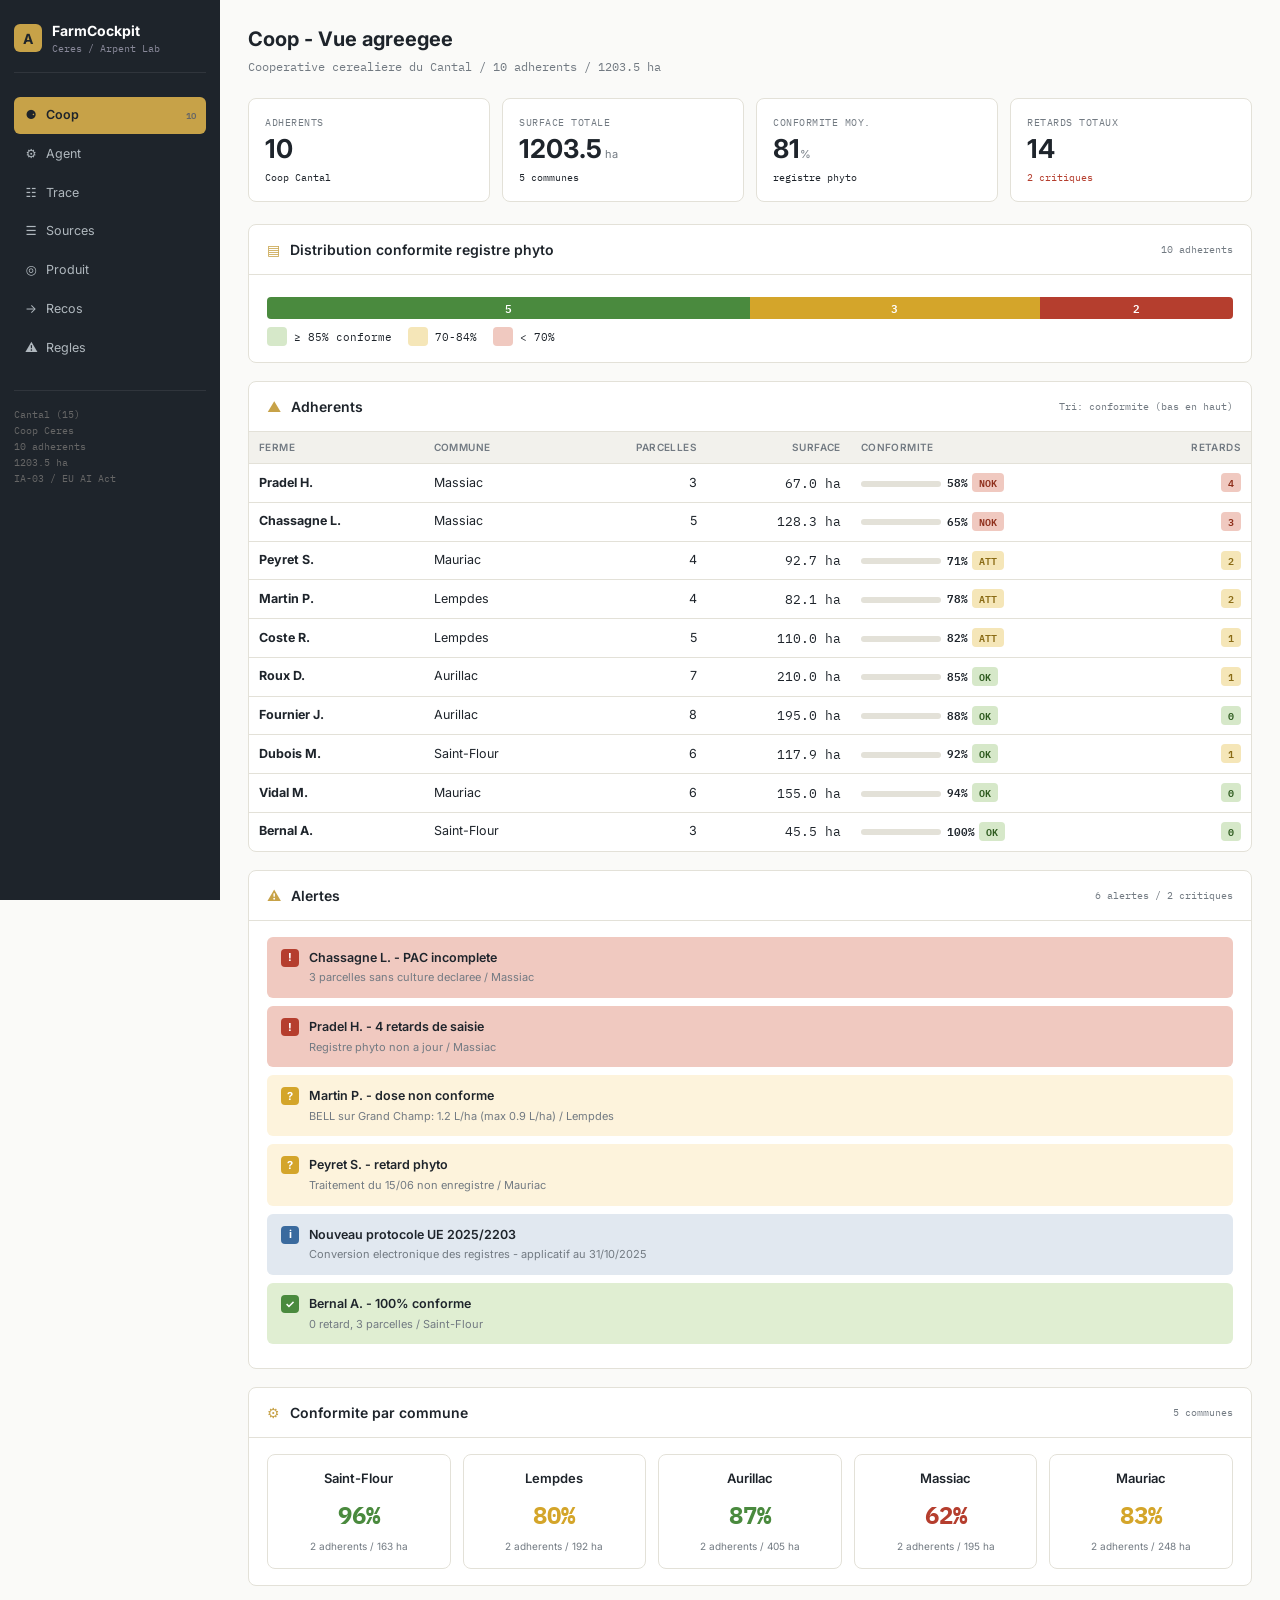
<file: demo/docs.html>
<!DOCTYPE html>
<html lang="fr">
<head>
<meta charset="UTF-8">
<meta name="viewport" content="width=device-width, initial-scale=1.0">
<title>FarmCockpit - Ceres | Arpent Lab</title>
<link rel="preconnect" href="https://fonts.googleapis.com">
<link rel="preconnect" href="https://fonts.gstatic.com" crossorigin>
<link href="https://fonts.googleapis.com/css2?family=IBM+Plex+Mono:wght@400;500;600&family=Inter:wght@400;500;600;700&display=swap" rel="stylesheet">
<style>
:root {
  --anthracite: #1e242b;
  --anthracite-2: #283038;
  --gold: #c7a248;
  --gold-2: #d6b856;
  --terra: #b5623e;
  --paper: #fafaf8;
  --paper-2: #f2f1ec;
  --ink: #1e242b;
  --ink-2: #3a4450;
  --muted: #727a82;
  --line: #e3e1d8;
  --green: #4a8a3e;
  --amber: #d4a52a;
  --red: #b53e2e;
  --blue: #3a6a9e;
  --mono: 'IBM Plex Mono', monospace;
  --sans: 'Inter', system-ui, sans-serif;
}
* { margin: 0; padding: 0; box-sizing: border-box; }
body {
  font-family: var(--sans);
  background: var(--paper);
  color: var(--ink);
  line-height: 1.5;
  -webkit-font-smoothing: antialiased;
}
a { color: var(--terra); text-decoration: none; }
a:hover { text-decoration: underline; }
.mono { font-family: var(--mono); }

/* ===== Layout ===== */
.app { display: grid; grid-template-columns: 220px 1fr; min-height: 100vh; }
.sidebar {
  background: var(--anthracite);
  color: #c9cfd4;
  padding: 20px 14px;
  position: sticky; top: 0; height: 100vh;
  overflow-y: auto;
}
.brand { display: flex; align-items: center; gap: 10px; margin-bottom: 24px; padding-bottom: 16px; border-bottom: 1px solid rgba(255,255,255,0.08); }
.brand-logo { width: 28px; height: 28px; background: var(--gold); border-radius: 6px; display: flex; align-items: center; justify-content: center; font-weight: 700; color: var(--anthracite); font-size: 14px; flex-shrink: 0; }
.brand-name { font-weight: 700; font-size: 14px; color: #fff; }
.brand-sub { font-size: 10px; color: #889; font-family: var(--mono); }
.nav { list-style: none; }
.nav-item { display: flex; align-items: center; gap: 8px; padding: 9px 10px; border-radius: 6px; cursor: pointer; font-size: 12.5px; color: #b0b8be; margin-bottom: 2px; transition: all 0.15s; }
.nav-item:hover { background: rgba(255,255,255,0.05); color: #fff; }
.nav-item.active { background: var(--gold); color: var(--anthracite); font-weight: 600; }
.nav-item .icon { width: 14px; text-align: center; flex-shrink: 0; }
.nav-sub { font-size: 9px; color: #666; font-family: var(--mono); margin-left: auto; }
.sidebar-foot { margin-top: 24px; padding-top: 16px; border-top: 1px solid rgba(255,255,255,0.08); font-size: 10px; color: #666; font-family: var(--mono); line-height: 1.6; }

.main { padding: 24px 28px; max-width: 1100px; }
.view { display: none; }
.view.active { display: block; }

/* ===== Header ===== */
.page-head { margin-bottom: 22px; }
.page-title { font-size: 20px; font-weight: 700; margin-bottom: 4px; }
.page-sub { font-size: 12px; color: var(--muted); font-family: var(--mono); }

/* ===== Stat grid ===== */
.stat-grid { display: grid; grid-template-columns: repeat(4, 1fr); gap: 12px; margin-bottom: 22px; }
.stat-card { background: #fff; border: 1px solid var(--line); border-radius: 8px; padding: 16px 16px; }
.stat-label { font-size: 10px; color: var(--muted); text-transform: uppercase; letter-spacing: 0.05em; font-family: var(--mono); }
.stat-value { font-size: 26px; font-weight: 700; margin-top: 6px; line-height: 1; }
.stat-unit { font-size: 11px; color: var(--muted); font-weight: 400; }
.stat-trend { font-size: 10px; margin-top: 8px; font-family: var(--mono); }
.trend-up { color: var(--green); }
.trend-down { color: var(--red); }

/* ===== Card ===== */
.card { background: #fff; border: 1px solid var(--line); border-radius: 8px; margin-bottom: 18px; overflow: hidden; }
.card-head { padding: 14px 18px; border-bottom: 1px solid var(--line); display: flex; align-items: center; justify-content: space-between; }
.card-title { font-size: 14px; font-weight: 600; }
.card-title .ico { color: var(--gold); margin-right: 6px; }
.card-meta { font-size: 10px; color: var(--muted); font-family: var(--mono); }
.card-body { padding: 16px 18px; }

/* ===== Table ===== */
table { width: 100%; border-collapse: collapse; font-size: 12.5px; }
th { text-align: left; padding: 8px 10px; background: var(--paper-2); border-bottom: 1px solid var(--line); font-size: 10px; text-transform: uppercase; letter-spacing: 0.04em; color: var(--muted); font-weight: 600; }
td { padding: 9px 10px; border-bottom: 1px solid var(--line); }
tr:last-child td { border-bottom: none; }
tr:hover td { background: var(--paper); }

/* progress bar */
.bar { display: inline-block; width: 80px; height: 6px; background: var(--line); border-radius: 3px; overflow: hidden; vertical-align: middle; margin-right: 6px; }
.bar-fill { height: 100%; border-radius: 3px; }
.pct { font-family: var(--mono); font-size: 11px; font-weight: 600; }

/* badge */
.badge { display: inline-block; padding: 2px 7px; border-radius: 4px; font-size: 10px; font-weight: 600; font-family: var(--mono); }
.badge-ok { background: #d6e8c9; color: #2d5a1e; }
.badge-warn { background: #f5e6b8; color: #8a6b15; }
.badge-fail { background: #f0c9c0; color: #8e2e1a; }
.badge-info { background: #cfd8e8; color: #2a4a6e; }
.badge-green { background: #d6e8c9; color: #2d5a1e; }
.badge-amber { background: #f5e6b8; color: #8a6b15; }
.badge-red { background: #f0c9c0; color: #8e2e1a; }
.badge-blue { background: #cfd8e8; color: #2a4a6e; }

/* alert */
.alert { display: flex; gap: 10px; padding: 12px 14px; border-radius: 6px; margin-bottom: 8px; font-size: 12.5px; }
.alert-ico { width: 18px; height: 18px; border-radius: 4px; display: flex; align-items: center; justify-content: center; font-size: 11px; font-weight: 700; flex-shrink: 0; }
.alert-crit { background: #f0c9c0; }
.alert-crit .alert-ico { background: var(--red); color: #fff; }
.alert-warn { background: #fdf3dc; }
.alert-warn .alert-ico { background: var(--amber); color: #fff; }
.alert-info { background: #e1e8f0; }
.alert-info .alert-ico { background: var(--blue); color: #fff; }
.alert-ok { background: #e0eed2; }
.alert-ok .alert-ico { background: var(--green); color: #fff; }
.alert-title { font-weight: 600; }
.alert-sub { font-size: 11px; color: var(--muted); margin-top: 2px; }

/* commune cards */
.geo-grid { display: grid; grid-template-columns: repeat(5, 1fr); gap: 12px; }
.commune-card { border: 1px solid var(--line); border-radius: 8px; padding: 14px; text-align: center; }
.commune-name { font-weight: 600; font-size: 13px; margin-bottom: 8px; }
.commune-pct { font-size: 24px; font-weight: 700; font-family: var(--mono); }
.commune-meta { font-size: 10px; color: var(--muted); margin-top: 6px; }

/* dist bar */
.dist { display: flex; height: 22px; border-radius: 4px; overflow: hidden; margin-top: 6px; }
.dist-green { background: var(--green); }
.dist-amber { background: var(--amber); }
.dist-red { background: var(--red); }
.dist-label { flex: 0 0 25%; display: flex; align-items: center; justify-content: center; font-size: 11px; color: #fff; font-weight: 600; font-family: var(--mono); }

/* ===== Chat ===== */
.chat-wrap { display: grid; grid-template-columns: 1fr 240px; gap: 18px; align-items: start; }
.chat { background: #fff; border: 1px solid var(--line); border-radius: 8px; display: flex; flex-direction: column; height: 580px; }
.chat-head { padding: 12px 16px; border-bottom: 1px solid var(--line); display: flex; align-items: center; gap: 10px; }
.chat-head .av { width: 30px; height: 30px; background: var(--gold); border-radius: 50%; display: flex; align-items: center; justify-content: center; font-weight: 700; color: var(--anthracite); font-size: 13px; }
.chat-head .nm { font-weight: 600; font-size: 14px; }
.chat-head .st { font-size: 10px; color: var(--green); font-family: var(--mono); }
.chat-head .st::before { content: ''; display: inline-block; width: 7px; height: 7px; background: var(--green); border-radius: 50%; margin-right: 4px; }
.chat-body { flex: 1; overflow-y: auto; padding: 16px; }
.msg { margin-bottom: 16px; }
.msg .role { font-size: 10px; font-weight: 600; color: var(--muted); margin-bottom: 4px; text-transform: uppercase; letter-spacing: 0.04em; }
.msg .bubble { background: var(--paper-2); padding: 10px 14px; border-radius: 8px; font-size: 13px; border: 1px solid var(--line); }
.msg.user .role { color: var(--terra); }
.msg.user .bubble { background: #fff; border-left: 3px solid var(--terra); }
.msg.assistant .bubble { background: var(--paper-2); }
.typing { display: none; }
.typing.active { display: block; }
.typing-dots span { display: inline-block; width: 6px; height: 6px; background: var(--muted); border-radius: 50%; margin: 0 2px; animation: blink 1.2s infinite; }
.typing-dots span:nth-child(2) { animation-delay: 0.2s; }
.typing-dots span:nth-child(3) { animation-delay: 0.4s; }
@keyframes blink { 0%, 60%, 100% { opacity: 0.3; } 30% { opacity: 1; } }
.chat-foot { padding: 12px; border-top: 1px solid var(--line); }
.chat-input { display: flex; gap: 8px; }
.chat-input textarea { flex: 1; border: 1px solid var(--line); border-radius: 6px; padding: 8px 12px; font-family: var(--sans); font-size: 13px; resize: none; height: 40px; }
.chat-input textarea:focus { outline: none; border-color: var(--gold); }
.chat-input button { background: var(--anthracite); color: #fff; border: none; border-radius: 6px; padding: 0 18px; font-weight: 600; cursor: pointer; font-size: 13px; }
.chat-input button:hover { background: var(--terra); }
.chat-foot .ai-notice { font-size: 10px; color: var(--muted); font-family: var(--mono); margin-top: 8px; text-align: center; }

.suggestions { display: flex; flex-wrap: wrap; gap: 6px; margin-top: 10px; }
.sugg { background: var(--paper-2); border: 1px solid var(--line); border-radius: 6px; padding: 6px 10px; font-size: 11px; cursor: pointer; transition: all 0.15s; }
.sugg:hover { background: var(--gold); color: var(--anthracite); border-color: var(--gold); }

/* action blocks in chat */
.action-block { background: var(--paper-2); border: 1px solid var(--line); border-radius: 6px; padding: 10px 14px; margin-top: 8px; font-size: 12px; }
.action-block .ab-head { font-weight: 600; font-size: 11px; color: var(--terra); text-transform: uppercase; letter-spacing: 0.04em; margin-bottom: 6px; }
.action-block .ab-row { display: flex; justify-content: space-between; padding: 3px 0; font-size: 11.5px; }
.action-block .ab-row .k { color: var(--muted); }
.action-block .ab-row .v { font-family: var(--mono); font-weight: 600; }
.action-block .ab-ok { color: var(--green); }
.action-block .ab-warn { color: var(--amber); }

/* chat side panel */
.chat-side { }
.chat-side .panel { background: #fff; border: 1px solid var(--line); border-radius: 8px; padding: 14px; margin-bottom: 14px; }
.chat-side .panel h4 { font-size: 12px; margin-bottom: 8px; }
.chat-side .panel p { font-size: 11px; color: var(--muted); margin-bottom: 6px; }

/* ===== Trace ===== */
.trace-item { display: grid; grid-template-columns: 130px 90px 1fr 60px; gap: 12px; padding: 10px 0; border-bottom: 1px solid var(--line); align-items: center; font-size: 12.5px; }
.trace-item:last-child { border-bottom: none; }
.trace-time { font-family: var(--mono); font-size: 10px; color: var(--muted); }
.trace-type { font-family: var(--mono); font-size: 10px; text-transform: uppercase; letter-spacing: 0.04em; }
.trace-desc { }
.trace-status { text-align: right; font-size: 10px; font-family: var(--mono); font-weight: 600; }

/* ===== Doc / Sources ===== */
.src-card { border: 1px solid var(--line); border-radius: 8px; padding: 14px 16px; margin-bottom: 10px; }
.src-card h4 { font-size: 13px; margin-bottom: 4px; }
.src-card .src-meta { display: flex; gap: 12px; flex-wrap: wrap; margin-top: 8px; font-size: 10px; font-family: var(--mono); color: var(--muted); }
.src-card .src-meta span b { color: var(--ink); font-weight: 600; }
.src-card .src-use { font-size: 11px; color: var(--ink-2); margin-top: 6px; }
.src-cat-label { font-size: 11px; text-transform: uppercase; letter-spacing: 0.06em; color: var(--gold); font-weight: 600; margin: 18px 0 10px; }

/* PRD */
.prd-grid { display: grid; grid-template-columns: 1fr 1fr; gap: 16px; margin-bottom: 16px; }
.prd-face { background: #fff; border: 1px solid var(--line); border-radius: 8px; padding: 16px; }
.prd-face h4 { font-size: 13px; margin-bottom: 6px; }
.prd-face .pf-tag { display: inline-block; font-size: 10px; padding: 2px 7px; border-radius: 4px; font-family: var(--mono); font-weight: 600; margin-bottom: 8px; }
.prd-face .pf-prev { background: #cfd8e8; color: #2a4a6e; }
.prd-face .pf-agent { background: #f5e6b8; color: #8a6b15; }
.prd-face p { font-size: 12px; color: var(--ink-2); }

/* protocol steps */
.proto { display: flex; flex-wrap: wrap; gap: 0; margin: 10px 0; }
.proto-step { flex: 1; text-align: center; position: relative; padding: 0 4px; }
.proto-step .ps-num { width: 26px; height: 26px; background: var(--anthracite); color: #fff; border-radius: 50%; display: flex; align-items: center; justify-content: center; font-size: 11px; font-weight: 700; margin: 0 auto 6px; font-family: var(--mono); }
.proto-step:not(:last-child)::after { content: ''; position: absolute; top: 12px; right: -50%; width: 100%; height: 2px; background: var(--line); z-index: 0; }
.proto-step .ps-name { font-size: 10px; font-weight: 600; position: relative; z-index: 1; }
.proto-step .ps-desc { font-size: 9px; color: var(--muted); margin-top: 2px; font-family: var(--mono); }

/* roadmap */
.roadmap { display: flex; gap: 0; margin: 16px 0; }
.rm-phase { flex: 1; padding: 14px; border-right: 1px solid var(--line); }
.rm-phase:last-child { border-right: none; }
.rm-phase .rm-tag { font-size: 10px; font-family: var(--mono); color: var(--gold); font-weight: 600; }
.rm-phase .rm-name { font-size: 12px; font-weight: 600; margin: 4px 0; }
.rm-phase .rm-date { font-size: 10px; color: var(--muted); font-family: var(--mono); }

/* timeline */
.timeline { border-left: 2px solid var(--gold); padding-left: 16px; margin: 16px 0; }
.tl-item { position: relative; margin-bottom: 14px; }
.tl-item::before { content: ''; position: absolute; left: -21px; top: 4px; width: 8px; height: 8px; background: var(--gold); border-radius: 50%; }
.tl-date { font-family: var(--mono); font-size: 11px; font-weight: 600; color: var(--terra); }
.tl-text { font-size: 12px; color: var(--ink-2); }

/* reco list */
.reco { border: 1px solid var(--line); border-radius: 8px; padding: 16px; margin-bottom: 10px; }
.reco h4 { font-size: 13px; margin-bottom: 4px; display: flex; align-items: center; gap: 6px; }
.reco h4 .r-ico { color: var(--gold); }
.reco p { font-size: 12px; color: var(--ink-2); }

/* advice grid */
.advice-grid { display: grid; grid-template-columns: 1fr 1fr; gap: 16px; }
.advice-card { background: #fff; border: 1px solid var(--line); border-radius: 8px; padding: 16px; }
.advice-card h4 { font-size: 13px; margin-bottom: 8px; }

@media (max-width: 900px) {
  .app { grid-template-columns: 1fr; }
  .sidebar { display: none; }
  .stat-grid { grid-template-columns: repeat(2, 1fr); }
  .geo-grid { grid-template-columns: 1fr 1fr; }
  .chat-wrap { grid-template-columns: 1fr; }
  .chat-side { display: none; }
  .prd-grid, .advice-grid { grid-template-columns: 1fr; }
  .roadmap { flex-direction: column; }
}
</style>
</head>
<body>
<div class="app">
  <aside class="sidebar">
    <div class="brand">
      <div class="brand-logo">A</div>
      <div>
        <div class="brand-name">FarmCockpit</div>
        <div class="brand-sub">Ceres / Arpent Lab</div>
      </div>
    </div>
    <ul class="nav">
      <li class="nav-item active" data-view="coop"><span class="icon">&#9864;</span> Coop <span class="nav-sub">10</span></li>
      <li class="nav-item" data-view="agent"><span class="icon">&#9881;</span> Agent</li>
      <li class="nav-item" data-view="trace"><span class="icon">&#9783;</span> Trace</li>
      <li class="nav-item" data-view="sources"><span class="icon">&#9776;</span> Sources</li>
      <li class="nav-item" data-view="doc"><span class="icon">&#9678;</span> Produit</li>
      <li class="nav-item" data-view="recos"><span class="icon">&#8594;</span> Recos</li>
      <li class="nav-item" data-view="conseils"><span class="icon">&#9888;</span> Regles</li>
    </ul>
    <div class="sidebar-foot">
      Cantal (15)<br>
      Coop Ceres<br>
      10 adherents<br>
      1203.5 ha<br>
      IA-03 / EU AI Act
    </div>
  </aside>

  <div class="main" id="main">

    <!-- ========== COOP ========== -->
    <div class="view active" id="view-coop">
      <div class="page-head">
        <div class="page-title">Coop - Vue agreegee</div>
        <div class="page-sub">Cooperative cerealiere du Cantal / 10 adherents / 1203.5 ha</div>
      </div>

      <div class="stat-grid" id="coop-stats"></div>

      <div class="card">
        <div class="card-head">
          <div class="card-title"><span class="ico">&#9636;</span> Distribution conformite registre phyto</div>
          <div class="card-meta">10 adherents</div>
        </div>
        <div class="card-body">
          <div class="dist" id="dist-bar"></div>
          <div style="margin-top:8px; display:flex; gap:16px; font-size:11px; font-family:var(--mono);">
            <span><span class="badge badge-green">&nbsp;</span> &ge; 85% conforme</span>
            <span><span class="badge badge-amber">&nbsp;</span> 70-84%</span>
            <span><span class="badge badge-red">&nbsp;</span> &lt; 70%</span>
          </div>
        </div>
      </div>

      <div class="card">
        <div class="card-head">
          <div class="card-title"><span class="ico">&#9650;</span> Adherents</div>
          <div class="card-meta">Tri: conformite (bas en haut)</div>
        </div>
        <div class="card-body" style="padding:0;">
          <table id="adherents-table">
            <thead>
              <tr><th>Ferme</th><th>Commune</th><th style="text-align:right">Parcelles</th><th style="text-align:right">Surface</th><th>Conformite</th><th style="text-align:right">Retards</th></tr>
            </thead>
            <tbody></tbody>
          </table>
        </div>
      </div>

      <div class="card">
        <div class="card-head">
          <div class="card-title"><span class="ico">&#9888;</span> Alertes</div>
          <div class="card-meta" id="alert-count"></div>
        </div>
        <div class="card-body" id="alerts-box"></div>
      </div>

      <div class="card">
        <div class="card-head">
          <div class="card-title"><span class="ico">&#9881;</span> Conformite par commune</div>
          <div class="card-meta">5 communes</div>
        </div>
        <div class="card-body">
          <div class="geo-grid" id="communes"></div>
        </div>
      </div>
    </div>

    <!-- ========== AGENT ========== -->
    <div class="view" id="view-agent">
      <div class="page-head">
        <div class="page-title">Agent - Ceres</div>
        <div class="page-sub">Copilote administratif / saisie agentique</div>
      </div>

      <div class="chat-wrap">
        <div>
          <div class="chat" id="chat">
            <div class="chat-head">
              <div class="av">C</div>
              <div>
                <div class="nm">Ceres</div>
                <div class="st">en ligne</div>
              </div>
            </div>
            <div class="chat-body" id="chat-body">
              <div class="msg assistant">
                <div class="role">Ceres</div>
                <div class="bubble">Bonjour. Je suis Ceres, votre copilote administratif. Je prepare vos registres et declarations, vous validez. Posez une question ou cliquez une suggestion ci-dessous.</div>
              </div>
            </div>
            <div class="chat-foot">
              <div class="chat-input">
                <textarea id="chat-text" placeholder="Ex: Verifie mon registre phyto..." onkeydown="if(event.key==='Enter'&&!event.shiftKey){event.preventDefault();sendChat();}"></textarea>
                <button onclick="sendChat()">Envoyer</button>
              </div>
              <div class="suggestions" id="sugg-box"></div>
              <div class="ai-notice">Je suis Ceres, un assistant IA. Vous restez decideur.</div>
            </div>
          </div>
        </div>
        <div class="chat-side">
          <div class="panel">
            <h4>Contexte</h4>
            <p><b style="color:var(--ink)">Ferme:</b> Dubois M.</p>
            <p><b style="color:var(--ink)">Commune:</b> Saint-Flour (15)</p>
            <p><b style="color:var(--ink)">SIRET:</b> 814 520 018 00018</p>
            <p><b style="color:var(--ink)">Parcelles:</b> 6 / 117.9 ha</p>
          </div>
          <div class="panel">
            <h4>Campagne</h4>
            <p>2026 en cours</p>
            <p>PAC: 4 p., 82.1 ha</p>
            <p>Phyto: 7 traitements</p>
            <p>Stock: MODDUS, BELL</p>
          </div>
          <div class="panel">
            <h4>Reglement</h4>
            <p style="font-size:10px;">Arrete 24/12/2025<br>NOR AGRG2536515A</p>
            <p style="font-size:10px;">Format: UE 2023/564</p>
            <p style="font-size:10px;">AI Act art 50(1)</p>
          </div>
        </div>
      </div>
    </div>

    <!-- ========== TRACE ========== -->
    <div class="view" id="view-trace">
      <div class="page-head">
        <div class="page-title">Actions tracees</div>
        <div class="page-sub">Journal horodate des actions de l'agent / 8 entrees</div>
      </div>
      <div class="card">
        <div class="card-body" id="trace-list" style="padding:8px 18px;"></div>
      </div>
    </div>

    <!-- ========== SOURCES ========== -->
    <div class="view" id="view-sources">
      <div class="page-head">
        <div class="page-title">Sources primaires</div>
        <div class="page-sub">Referentiels reglementaires, donnees et normes utilises par Ceres</div>
      </div>
      <div id="sources-content"></div>
    </div>

    <!-- ========== DOC PRODUIT ========== -->
    <div class="view" id="view-doc">
      <div class="page-head">
        <div class="page-title">Documentation produit</div>
        <div class="page-sub">PRD / protocole / roadmap / mise en production / architecture</div>
      </div>
      <div id="doc-content"></div>
    </div>

    <!-- ========== RECOS ========== -->
    <div class="view" id="view-recos">
      <div class="page-head">
        <div class="page-title">Recommandations strategiques</div>
        <div class="page-sub">Positionnement, canal, pricing, priorites, moat</div>
      </div>
      <div id="recos-content"></div>
    </div>

    <!-- ========== CONSEILS ========== -->
    <div class="view" id="view-conseils">
      <div class="page-head">
        <div class="page-title">Conseils reglementaires</div>
        <div class="page-sub">Calendrier, sanctions, conservation, AI Act, RGPD, points d'expert</div>
      </div>
      <div id="conseils-content"></div>
    </div>

  </div>
</div>

<script>
/* ===== DATA ===== */
const ADHERENTS = [
  { nom: 'Dubois M.', commune: 'Saint-Flour', parcelles: 6, surface: 117.9, conformite: 92, retards: 1 },
  { nom: 'Martin P.', commune: 'Lempdes', parcelles: 4, surface: 82.1, conformite: 78, retards: 2 },
  { nom: 'Fournier J.', commune: 'Aurillac', parcelles: 8, surface: 195.0, conformite: 88, retards: 0 },
  { nom: 'Bernal A.', commune: 'Saint-Flour', parcelles: 3, surface: 45.5, conformite: 100, retards: 0 },
  { nom: 'Chassagne L.', commune: 'Massiac', parcelles: 5, surface: 128.3, conformite: 65, retards: 3 },
  { nom: 'Roux D.', commune: 'Aurillac', parcelles: 7, surface: 210.0, conformite: 85, retards: 1 },
  { nom: 'Peyret S.', commune: 'Mauriac', parcelles: 4, surface: 92.7, conformite: 71, retards: 2 },
  { nom: 'Vidal M.', commune: 'Mauriac', parcelles: 6, surface: 155.0, conformite: 94, retards: 0 },
  { nom: 'Coste R.', commune: 'Lempdes', parcelles: 5, surface: 110.0, conformite: 82, retards: 1 },
  { nom: 'Pradel H.', commune: 'Massiac', parcelles: 3, surface: 67.0, conformite: 58, retards: 4 },
];

const ALERTS = [
  { sev: 'crit', ico: '!', title: 'Chassagne L. - PAC incomplete', sub: '3 parcelles sans culture declaree / Massiac' },
  { sev: 'crit', ico: '!', title: 'Pradel H. - 4 retards de saisie', sub: 'Registre phyto non a jour / Massiac' },
  { sev: 'warn', ico: '?', title: 'Martin P. - dose non conforme', sub: 'BELL sur Grand Champ: 1.2 L/ha (max 0.9 L/ha) / Lempdes' },
  { sev: 'warn', ico: '?', title: 'Peyret S. - retard phyto', sub: 'Traitement du 15/06 non enregistre / Mauriac' },
  { sev: 'info', ico: 'i', title: 'Nouveau protocole UE 2025/2203', sub: 'Conversion electronique des registres - applicatif au 31/10/2025' },
  { sev: 'ok',   ico: '&#10003;', title: 'Bernal A. - 100% conforme', sub: '0 retard, 3 parcelles / Saint-Flour' },
];

const TRACE = [
  { time: '2026-09-23 09:14:32', type: 'auto', desc: 'Pre-remplissage PAC - 6 parcelles Dubois reconciliees avec RPG 2025', status: 'ok' },
  { time: '2026-09-23 09:14:55', type: 'check', desc: 'Controle registre phyto - 1 anomalie: dose BELL depasse sur Grand Champ', status: 'warn' },
  { time: '2026-09-23 09:15:12', type: 'auto', desc: 'Ajout traitement BELL (epoxiconazole) sur parcelle Grand Champ (0.9 L/ha)', status: 'ok' },
  { time: '2026-09-23 09:15:38', type: 'export', desc: 'Export registre phyto CSV (7 entrees) - telecharge', status: 'ok' },
  { time: '2026-09-23 09:16:02', type: 'alert', desc: 'Alerte: stock MODDUS restant 1.8 L (seuil 2 L atteint)', status: 'warn' },
  { time: '2026-09-23 09:16:30', type: 'auto', desc: 'Calcul IFT - parcelle Grand Champ: 2.1 (seuil 4.2 / 3 traitements)', status: 'ok' },
  { time: '2026-09-23 09:17:05', type: 'check', desc: 'Verification mentions obligatoires - format arrete 24/12/2025 conforme', status: 'ok' },
  { time: '2026-09-23 09:17:28', type: 'alert', desc: 'Chassagne L. - PAC incomplete: 3 parcelles sans culture', status: 'fail' },
];

const SOURCES_REG = [
  { name: 'Arrete du 24/12/2025 (registres phyto)', nor: 'NOR AGRG2536515A', jorf: 'JORF n0306 du 31/12/2025', url: 'legifrance.gouv.fr/jorf/id/JORFTEXT000053228465', use: 'Mentions obligatoires registre phyto electronique', freq: 'ponctuel' },
  { name: 'Reglement (UE) 2023/564 (format registres)', date: '10/03/2023', url: 'eur-lex.europa.eu', use: 'Format normalise du registre electronique des produits phyto', freq: 'stable' },
  { name: 'Reglement (UE) 2025/2203 (conversion electronique)', date: '31/10/2025', url: 'eur-lex.europa.eu', use: 'Calendrier de conversion aux usages electroniques', freq: 'ponctuel' },
  { name: 'Reglement (CE) 1107/2009 (mise sur marche phyto)', date: '21/10/2009', url: 'eur-lex.europa.eu', use: 'Art 67: enregistrement des traitements, AMM', freq: 'stable' },
  { name: 'Reglement (CE) 178/2002 (traceabilite)', date: '28/01/2002', url: 'eur-lex.europa.eu', use: 'Art 18: traabilite des denrees alimentaires', freq: 'stable' },
  { name: 'Reglement (UE) 2021/2115 (PAC)', date: '02/12/2021', url: 'eur-lex.europa.eu', use: 'Conditionnalite PAC, BCAE, eco-regimes', freq: 'annuel' },
  { name: 'Code rural art L253-1, R257-1, L257-3', date: '-', url: 'legifrance.gouv.fr', use: 'Detention, usage et registre des produits phyto', freq: 'stable' },
  { name: 'Arrete du 16/06/2009 (registre phyto ancien)', date: '16/06/2009', url: 'legifrance.gouv.fr', use: 'Format precedent du registre papier (reference historique)', freq: 'stable' },
  { name: 'Arrete du 04/05/2017 (protection abeilles)', date: '04/05/2017', url: 'legifrance.gouv.fr', use: 'Conditions usage en presence pollinisateurs', freq: 'stable' },
  { name: 'Arrete du 20/11/2021 (pollinisateurs)', date: '20/11/2021', url: 'legifrance.gouv.fr', use: 'Protection des pollinisateurs en zone agricole', freq: 'stable' },
];

const SOURCES_DATA = [
  { name: 'E-Phy ANSES', url: 'ephy.anses.fr', ver: 'Version 2026.1', use: 'Base produits phytopharmaceutiques, AMM, usages autorises, doses', freq: 'mensuel' },
  { name: 'RPG (Registre Parcellaire Graphique)', url: 'ign.fr / data.gouv.fr', ver: 'Campagne 2025', use: 'Geometrie parcelles, cultures declarees, superficie', freq: 'annuel' },
  { name: 'TelePAC', url: 'telepac.agriculture.gouv.fr', ver: 'Campagne 2026', use: 'Declaration PAC, teleportage des formulaires', freq: 'annuel' },
  { name: 'Agreste', url: 'agreste.agriculture.gouv.fr', ver: 'Series 2015-2025', use: 'Statistiques agricoles, rendements historiques par culture', freq: 'annuel' },
  { name: 'Meteo-France', url: 'meteofrance.fr', ver: 'Station Saint-Flour (15)', use: 'DDC, precipitations, vent pour conditions traitement', freq: 'quotidien' },
  { name: 'Sentinel-2 / Copernicus', url: 'copernicus.eu', ver: 'Resolution 10m / NDVI', use: 'Imagerie satellite, suivi croissance, stress cultural', freq: '5-10 j' },
  { name: 'INSEE', url: 'insee.fr', ver: 'COG 2026', use: 'Codes communes, population, geolocalisation', freq: 'annuel' },
  { name: 'OEPP/EPPO', url: 'gd.eppo.int', ver: 'Codes cultures', use: 'Codes cultures normalises (TRZAX, TRZDU, HORVS, etc.)', freq: 'stable' },
  { name: 'BBCH', url: 'bbch-scale.de', ver: 'Monographie BBCH', use: 'Stades phenologiques cultures (germination, floraison, maturite)', freq: 'stable' },
];

const SUGGESTIONS = [
  'Pre-remplis ma PAC',
  'Verifie mon registre phyto',
  'Ajoute un traitement BELL sur Grand Champ',
  'Exporte mon registre',
  'Quelles alertes sur mes parcelles?',
  'Mon stock de MODDUS?',
  'Calcule mon IFT',
];

/* ===== Navigation ===== */
document.querySelectorAll('.nav-item').forEach(el => {
  el.addEventListener('click', () => {
    const v = el.dataset.view;
    document.querySelectorAll('.nav-item').forEach(n => n.classList.remove('active'));
    el.classList.add('active');
    document.querySelectorAll('.view').forEach(s => s.classList.remove('active'));
    document.getElementById('view-' + v).classList.add('active');
  });
});

/* ===== Coop ===== */
function renderCoop() {
  const totalAdh = ADHERENTS.length;
  const totalSurf = ADHERENTS.reduce((a, e) => a + e.surface, 0);
  const avgConf = Math.round(ADHERENTS.reduce((a, e) => a + e.conformite, 0) / ADHERENTS.length);
  const totalRet = ADHERENTS.reduce((a, e) => a + e.retards, 0);

  document.getElementById('coop-stats').innerHTML = [
    { l: 'Adherents', v: totalAdh, u: '', t: 'Coop Cantal', tc: '' },
    { l: 'Surface totale', v: totalSurf.toFixed(1), u: ' ha', t: '5 communes', tc: '' },
    { l: 'Conformite moy.', v: avgConf, u: '%', t: 'registre phyto', tc: '' },
    { l: 'Retards totaux', v: totalRet, u: '', t: '2 critiques', tc: 'trend-down' },
  ].map(s => `<div class="stat-card"><div class="stat-label">${s.l}</div><div class="stat-value">${s.v}<span class="stat-unit">${s.u}</span></div><div class="stat-trend ${s.tc}">${s.t}</div></div>`).join('');

  const green = ADHERENTS.filter(e => e.conformite >= 85).length;
  const amber = ADHERENTS.filter(e => e.conformite >= 70 && e.conformite < 85).length;
  const red = ADHERENTS.filter(e => e.conformite < 70).length;
  const total = ADHERENTS.length;
  document.getElementById('dist-bar').innerHTML =
    `<div class="dist-green dist-label" style="flex-basis:${green/total*100}%">${green}</div>` +
    `<div class="dist-amber dist-label" style="flex-basis:${amber/total*100}%">${amber}</div>` +
    `<div class="dist-red dist-label" style="flex-basis:${red/total*100}%">${red}</div>`;

  const sorted = [...ADHERENTS].sort((a, b) => a.conformite - b.conformite);
  document.querySelector('#adherents-table tbody').innerHTML = sorted.map(e => {
    const c = e.conformite;
    const cls = c >= 85 ? 'badge-green' : c >= 70 ? 'badge-amber' : 'badge-red';
    const col = c >= 85 ? 'var(--green)' : c >= 70 ? 'var(--amber)' : 'var(--red)';
    const rcls = e.retards === 0 ? 'badge-ok' : e.retards <= 2 ? 'badge-warn' : 'badge-fail';
    return `<tr>
      <td><b>${e.nom}</b></td>
      <td>${e.commune}</td>
      <td style="text-align:right">${e.parcelles}</td>
      <td style="text-align:right" class="mono">${e.surface.toFixed(1)} ha</td>
      <td><span class="bar"><span class="bar-fill" style="width:${c}%;background:${col}"></span></span><span class="pct">${c}%</span> <span class="badge ${cls}">${c>=85?'OK':c>=70?'ATT':'NOK'}</span></td>
      <td style="text-align:right"><span class="badge ${rcls}">${e.retards}</span></td>
    </tr>`;
  }).join('');

  const sevOrder = { crit: 0, warn: 1, info: 2, ok: 3 };
  const sortedAlerts = [...ALERTS].sort((a, b) => sevOrder[a.sev] - sevOrder[b.sev]);
  document.getElementById('alerts-box').innerHTML = sortedAlerts.map(a =>
    `<div class="alert alert-${a.sev}"><div class="alert-ico">${a.ico}</div><div><div class="alert-title">${a.title}</div><div class="alert-sub">${a.sub}</div></div></div>`
  ).join('');
  const critCount = ALERTS.filter(a => a.sev === 'crit').length;
  document.getElementById('alert-count').textContent = `${ALERTS.length} alertes / ${critCount} critiques`;

  const communes = {};
  ADHERENTS.forEach(e => {
    if (!communes[e.commune]) communes[e.commune] = { list: [], surf: 0 };
    communes[e.commune].list.push(e.conformite);
    communes[e.commune].surf += e.surface;
  });
  document.getElementById('communes').innerHTML = Object.entries(communes).map(([name, d]) => {
    const avg = Math.round(d.list.reduce((a, b) => a + b, 0) / d.list.length);
    const col = avg >= 85 ? 'var(--green)' : avg >= 70 ? 'var(--amber)' : 'var(--red)';
    return `<div class="commune-card">
      <div class="commune-name">${name}</div>
      <div class="commune-pct" style="color:${col}">${avg}%</div>
      <div class="commune-meta">${d.list.length} adherents / ${d.surf.toFixed(0)} ha</div>
    </div>`;
  }).join('');
}

/* ===== Trace ===== */
function renderTrace() {
  const ico = { ok: '&#10003;', warn: '!', fail: '&#10007;' };
  const col = { ok: 'var(--green)', warn: 'var(--amber)', fail: 'var(--red)' };
  document.getElementById('trace-list').innerHTML = TRACE.map(t =>
    `<div class="trace-item">
      <div class="trace-time">${t.time}</div>
      <div class="trace-type" style="color:${col[t.status]}">${t.type}</div>
      <div class="trace-desc">${t.desc}</div>
      <div class="trace-status" style="color:${col[t.status]}">${ico[t.status]} ${t.status}</div>
    </div>`
  ).join('');
}

/* ===== Sources ===== */
function renderSources() {
  const regHtml = SOURCES_REG.map(s => {
    const meta = [];
    if (s.nor) meta.push(`<span>NOR: <b>${s.nor}</b></span>`);
    if (s.jorf) meta.push(`<span>${s.jorf}</span>`);
    if (s.date) meta.push(`<span>${s.date}</span>`);
    return `<div class="src-card">
      <h4>${s.name}</h4>
      <div class="src-meta"><span>${s.url}</span>${meta.join('')}</div>
      <div class="src-use">Ceres: ${s.use} / Maj: ${s.freq}</div>
    </div>`;
  }).join('');

  const dataHtml = SOURCES_DATA.map(s => {
    return `<div class="src-card">
      <h4>${s.name}</h4>
      <div class="src-meta"><span>${s.url}</span><span>${s.ver}</span><span>Maj: ${s.freq}</span></div>
      <div class="src-use">Ceres: ${s.use}</div>
    </div>`;
  }).join('');

  document.getElementById('sources-content').innerHTML =
    `<div class="src-cat-label">Reglementaire</div>` + regHtml +
    `<div class="src-cat-label">Donnees et referentiels</div>` + dataHtml;
}

/* ===== Doc produit ===== */
function renderDoc() {
  document.getElementById('doc-content').innerHTML = `
    <div class="card">
      <div class="card-head"><div class="card-title">PRD - Produit</div><div class="card-meta">Ceres / copilote administratif</div></div>
      <div class="card-body">
        <p style="font-size:13px; margin-bottom:14px;">Ceres est un copilote administratif agricole. Deux faces: Prev (previsions rendement) et Agentique (automatisation registre phyto + declarations). Le fermier valide, Ceres prepare.</p>
        <div class="prd-grid">
          <div class="prd-face">
            <span class="pf-tag pf-prev">Prev</span>
            <h4>Previsions de rendement</h4>
            <p>Modeles predictifs sur donnees parcellaires, meteo, satellite et historique. Estimation rendement par parcelle, par culture, par campagne.</p>
          </div>
          <div class="prd-face">
            <span class="pf-tag pf-agent">Agentique</span>
            <h4>Automatisation registre + declarations</h4>
            <p>Saisie agentique du registre phyto, pre-remplissage PAC, controles de conformite, exports. L'agent prepare, l'humain declare.</p>
          </div>
        </div>
      </div>
    </div>

    <div class="card">
      <div class="card-head"><div class="card-title">Protocole - flux 7 etapes</div><div class="card-meta">Extraction -> Exports</div></div>
      <div class="card-body">
        <div class="proto">
          <div class="proto-step"><div class="ps-num">1</div><div class="ps-name">Extraction</div><div class="ps-desc">factures / carnets</div></div>
          <div class="proto-step"><div class="ps-num">2</div><div class="ps-name">Reconciliation</div><div class="ps-desc">E-Phy / RPG / OEPP</div></div>
          <div class="proto-step"><div class="ps-num">3</div><div class="ps-name">Controles</div><div class="ps-desc">doses / mentions</div></div>
          <div class="proto-step"><div class="ps-num">4</div><div class="ps-name">Questions</div><div class="ps-desc">clarifications</div></div>
          <div class="proto-step"><div class="ps-num">5</div><div class="ps-name">Validation</div><div class="ps-desc">fermier decide</div></div>
          <div class="proto-step"><div class="ps-num">6</div><div class="ps-name">Registre</div><div class="ps-desc">immuable / horodate</div></div>
          <div class="proto-step"><div class="ps-num">7</div><div class="ps-name">Exports</div><div class="ps-desc">CSV / JSON / PDF</div></div>
        </div>
        <p style="font-size:12px; color:var(--ink-2); margin-top:10px;">Chaque champ porte sa provenance. L'agent prepare, l'humain declare. Le registre est immuable: aucune modification a posteriori, uniquement correction horodatee.</p>
      </div>
    </div>

    <div class="card">
      <div class="card-head"><div class="card-title">Roadmap</div><div class="card-meta">Phase 0 -> Phase 4</div></div>
      <div class="card-body">
        <div class="roadmap">
          <div class="rm-phase"><div class="rm-tag">Phase 0</div><div class="rm-name">Prototype + demo</div><div class="rm-date">Sept 2026</div></div>
          <div class="rm-phase"><div class="rm-tag">Phase 1</div><div class="rm-name">MVP phyto + PAC</div><div class="rm-date">Q4 2026 (3 mois)</div></div>
          <div class="rm-phase"><div class="rm-tag">Phase 2</div><div class="rm-name">Onboarding coop</div><div class="rm-date">Q1 2027</div></div>
          <div class="rm-phase"><div class="rm-tag">Phase 3</div><div class="rm-name">Moat donnees + Prev</div><div class="rm-date">Q2 2027</div></div>
          <div class="rm-phase"><div class="rm-tag">Phase 4</div><div class="rm-name">Effet de reseau</div><div class="rm-date">H2 2027</div></div>
        </div>
      </div>
    </div>

    <div class="card">
      <div class="card-head"><div class="card-title">Plan de mise en production</div><div class="card-meta">Infra / RGPD / AI Act</div></div>
      <div class="card-body">
        <div class="advice-grid">
          <div class="advice-card"><h4>Infrastructure</h4>
            <p style="font-size:12px; color:var(--ink-2);">Hebergement FR (region France centrale), donnees en France. Conformite RGPD. DPA sous-traitant signe avec chaque cooperative cliente.</p>
          </div>
          <div class="advice-card"><h4>Referentiels versions</h4>
            <p style="font-size:12px; color:var(--ink-2);">E-Phy, RPG, OEPP, BBCH versionnes. Chaque version horodatee et conservee. Le registre lie chaque entree a la version du referentiel utilise.</p>
          </div>
          <div class="advice-card"><h4>Conservation</h4>
            <p style="font-size:12px; color:var(--ink-2);">5 ans minimum pour le registre phyto (arrete 24/12/2025). Registre immuable, aucune modification a posteriori.</p>
          </div>
          <div class="advice-card"><h4>AI Act</h4>
            <p style="font-size:12px; color:var(--ink-2);">Art 50(1) transparence: l'utilisateur sait qu'il dialogue avec une IA. Pas d'annexe III (pas de decision automatisee sur prestation publique essentielle). Classification IA-03.</p>
          </div>
        </div>
      </div>
    </div>

    <div class="card">
      <div class="card-head"><div class="card-title">Architecture</div><div class="card-meta">Flux + couches</div></div>
      <div class="card-body">
        <p style="font-size:12px; color:var(--ink-2); margin-bottom:10px;"><b>Flux:</b> Facture/carnet -> Extraction -> Reconciliation (E-Phy, RPG, OEPP) -> Controles -> Questions -> Validation -> Registre immuable -> Exports (CSV/JSON/PDF)</p>
        <div class="advice-grid">
          <div class="advice-card"><h4>Couche KERN</h4>
            <p style="font-size:12px; color:var(--ink-2);">RAG sur referentiels, agents de saisie, connecteurs E-Phy / RPG / TelePAC / Meteo-France. Extraction LLM + reconciliation structurelle.</p>
          </div>
          <div class="advice-card"><h4>UI + Data layer</h4>
            <p style="font-size:12px; color:var(--ink-2);">Interface fermier (chat + formulaires valides), data layer immutable (registre horodate, scelle, versionne). Exports standards.</p>
          </div>
        </div>
      </div>
    </div>
  `;
}

/* ===== Recos ===== */
function renderRecos() {
  document.getElementById('recos-content').innerHTML = `
    <div class="reco"><h4><span class="r-ico">&#9679;</span> Positionnement</h4><p>Couche agentique de saisie, pas un logiciel de gestion parcellaire de plus. Se connecter a MesParcelles, Geofolia, Smag par export CSV/JSON. Ceres ne concurrence pas, il orchestre.</p></div>
    <div class="reco"><h4><span class="r-ico">&#9679;</span> Canal d'entree</h4><p>Le conseiller cerealier (Tom) comme premier utilisateur. Il tient les carnets, il est ETA/prestataire: cas SIRET detenteur different du beneficiaire couvert. Point d'entree naturel dans la coop.</p></div>
    <div class="reco"><h4><span class="r-ico">&#9679;</span> Pricing</h4><p>Pilote: 7500 EUR/an. DiagIA: 10000 EUR. Tarif jour: 850 EUR. B2B2C: la coop paie, le fermier utilise.</p></div>
    <div class="reco"><h4><span class="r-ico">&#9679;</span> Distribution</h4><p>B2B2C via cooperatives. La coop paie la licence, le fermier utilise dans le cadre de son adhesion. RGPD art 28: accord de sous-traitance avec la coop.</p></div>
    <div class="reco"><h4><span class="r-ico">&#9679;</span> Priorite produit</h4><p>1) Registre phyto (seul flux date) 2) PAC 3) Traceabilite 4) Cahiers des charges 5) Assurance. Le registre phyto est le flux le plus contraignant et le moins bien solutionne.</p></div>
    <div class="reco"><h4><span class="r-ico">&#9679;</span> Moat (avantage defensif)</h4><p>Donnees parcellaires consolidees via le volet agentique alimentent Ceres Prev. Le volet agentique finance la donnee que le ML ne peut pas acheter ailleurs. Effet de reseau: plus de coops = plus de donnees = meilleurs modeles.</p></div>
  `;
}

/* ===== Conseils ===== */
function renderConseils() {
  document.getElementById('conseils-content').innerHTML = `
    <div class="card">
      <div class="card-head"><div class="card-title">Calendrier de conformite</div><div class="card-meta">2026 -> 2030</div></div>
      <div class="card-body">
        <div class="timeline">
          <div class="tl-item"><div class="tl-date">01/01/2026</div><div class="tl-text">Nouvelles mentions obligatoires entrees en vigueur (annee pedagogique)</div></div>
          <div class="tl-item"><div class="tl-date">01/01/2027</div><div class="tl-text">Format electronique obligatoire pour les registres phyto</div></div>
          <div class="tl-item"><div class="tl-date">31/01/2028</div><div class="tl-text">Conversion des usages 2027 en format electronique</div></div>
          <div class="tl-item"><div class="tl-date">31/01/2029</div><div class="tl-text">Conversion des usages 2028 en format electronique</div></div>
          <div class="tl-item"><div class="tl-date">01/01/2030</div><div class="tl-text">Conversion sous 30 jours des usages en cours</div></div>
        </div>
      </div>
    </div>

    <div class="card">
      <div class="card-head"><div class="card-title">Sanctions</div><div class="card-meta">Reduction des aides PAC</div></div>
      <div class="card-body" style="padding:0;">
        <table>
          <thead><tr><th>Anomalie</th><th>Sanction</th></tr></thead>
          <tbody>
            <tr><td>Anomalie mineure</td><td>Reduction 1-3% des aides</td></tr>
            <tr><td>Repetition d'anomalies mineures</td><td><span class="badge badge-amber">10%</span></td></tr>
            <tr><td>Falsification de registre</td><td><span class="badge badge-red">15-100%</span></td></tr>
            <tr><td>Refus de controle</td><td><span class="badge badge-red">100%</span></td></tr>
          </tbody>
        </table>
      </div>
    </div>

    <div class="advice-grid">
      <div class="advice-card"><h4>Conservation</h4><p style="font-size:12px; color:var(--ink-2);">5 ans minimum pour le registre phyto. Ceres conserve les registres en l'etat immuable, horodate et scelle.</p></div>
      <div class="advice-card"><h4>AI Act - transparence</h4><p style="font-size:12px; color:var(--ink-2);">Art 50(1): l'utilisateur sait qu'il dialogue avec une IA. Pas d'annexe III (pas de decision automatisee sur prestation publique essentielle). Classification IA-03 (assistant).</p></div>
      <div class="advice-card"><h4>RGPD</h4><p style="font-size:12px; color:var(--ink-2);">Ceres est sous-traitant (DPA client). Donnees exploitant = donnees personnelles (SIRET = personne physique). Registre phyto geolocalise = donnees personnelles. Fiche VERT / ORANGE / ROUGE selon exposition.</p></div>
      <div class="advice-card"><h4>Points a faire valider par expert</h4>
        <ul style="font-size:12px; color:var(--ink-2); padding-left:16px; margin-top:6px;">
          <li>Definition legale de "sans tarder"</li>
          <li>Niveau d'integrite (horodatage, scellement)</li>
          <li>Acceptabilite du CSV/JSON en controle</li>
          <li>Qualification: registre prepare par IA puis confirme par exploitants</li>
          <li>Responsabilite editeur en cas d'erreur de reconciliation AMM</li>
        </ul>
      </div>
    </div>
  `;
}

/* ===== Chat ===== */
function renderSuggestions() {
  document.getElementById('sugg-box').innerHTML = SUGGESTIONS.map(s =>
    `<span class="sugg" onclick="quickAsk('${s.replace(/'/g, "\\'")}')">${s}</span>`
  ).join('');
}

function quickAsk(text) {
  document.getElementById('chat-text').value = text;
  sendChat();
}

let chatIdx = 0;
function addMsg(role, html) {
  const body = document.getElementById('chat-body');
  const div = document.createElement('div');
  div.className = 'msg ' + role;
  div.innerHTML = `<div class="role">${role === 'user' ? 'Vous' : 'Ceres'}</div><div class="bubble">${html}</div>`;
  body.appendChild(div);
  body.scrollTop = body.scrollHeight;
}

function showTyping() {
  const body = document.getElementById('chat-body');
  const div = document.createElement('div');
  div.className = 'msg assistant typing active';
  div.id = 'typing-indicator';
  div.innerHTML = `<div class="role">Ceres</div><div class="bubble"><span class="typing-dots"><span></span><span></span><span></span></span></div>`;
  body.appendChild(div);
  body.scrollTop = body.scrollHeight;
}

function removeTyping() {
  const t = document.getElementById('typing-indicator');
  if (t) t.remove();
}

function actionBlock(head, rows, statusCol) {
  const statusHtml = statusCol ? `<div class="ab-row" style="margin-top:6px;border-top:1px solid var(--line);padding-top:6px;"><span class="k">Statut</span><span class="v ${statusCol.cls}">${statusCol.txt}</span></div>` : '';
  return `<div class="action-block"><div class="ab-head">${head}</div>${rows.map(r => `<div class="ab-row"><span class="k">${r.k}</span><span class="v">${r.v}</span></div>`).join('')}${statusHtml}</div>`;
}

const RESPONSES = {
  'pre-remplis ma pac': () => {
    const pac = [
      { k: 'Parcelle', v: 'Grand Champ' }, { k: 'Culture OEPP', v: 'TRZAX (ble tendre)' }, { k: 'Surface RPG', v: '28.5 ha' }, { k: 'Superficie declaree', v: '28.5 ha' }, { k: 'Source', v: 'RPG 2025 + TelePAC' }, { k: 'Statut', v: 'Pre-rempli' },
    ];
    const pac2 = [
      { k: 'Parcelle', v: 'La Coste' }, { k: 'Culture OEPP', v: 'TRZDU (ble dur)' }, { k: 'Surface RPG', v: '22.0 ha' }, { k: 'Superficie declaree', v: '22.0 ha' }, { k: 'Source', v: 'RPG 2025' }, { k: 'Statut', v: 'Pre-rempli' },
    ];
    const pac3 = [
      { k: 'Parcelle', v: 'Puy Redon' }, { k: 'Culture OEPP', v: 'HORVS (orge de printemps)' }, { k: 'Surface RPG', v: '18.4 ha' }, { k: 'Superficie declaree', v: '18.4 ha' }, { k: 'Source', v: 'RPG 2025' }, { k: 'Statut', v: 'Pre-rempli' },
    ];
    return `J'ai pre-rempli votre declaration PAC pour 2026. 6 parcelles reconciliees avec le RPG 2025 et TelePAC. Voici les 3 principales:` +
      actionBlock('PAC 2026 - Grand Champ', pac) +
      actionBlock('PAC 2026 - La Coste', pac2) +
      actionBlock('PAC 2026 - Puy Redon', pac3) +
      `<p style="margin-top:6px; font-size:11px; color:var(--muted);">3 autres parcelles pre-remplies (total 117.9 ha). Validez et je teleportage sur TelePAC.</p>`;
  },
  'verifie mon registre phyto': () => {
    return `Audit de conformite du registre phyto sur 7 traitements enregistres:` +
      actionBlock('Audit registre phyto', [
        { k: 'Traitements verifies', v: '7' },
        { k: 'Conformes', v: '6' },
        { k: 'Anomalies', v: '1' },
        { k: 'Conformite', v: '86%' },
        { k: 'Format', v: 'Arrete 24/12/2025' },
      ], { cls: 'ab-warn', txt: '1 anomalie' }) +
      `<p style="margin-top:6px; font-size:11px; color:var(--terra);">Anomalie: BELL sur Grand Champ - dose enregistree 1.2 L/ha, dose max autorisee 0.9 L/ha (E-Phy AMM 2140086).</p>`;
  },
  'ajoute un traitement bell sur grand champ': () => {
    return `Traitement ajoute au registre (en attente de votre validation):` +
      actionBlock('Nouveau traitement', [
        { k: 'Produit', v: 'BELL (epoxiconazole)' },
        { k: 'AMM', v: '2140086 (E-Phy)' },
        { k: 'Parcelle', v: 'Grand Champ (28.5 ha)' },
        { k: 'Dose', v: '0.9 L/ha' },
        { k: 'Date', v: '23/09/2026' },
        { k: 'Stade BBCH', v: '39 (montaison)' },
        { k: 'Meteo', v: 'Vent 8 km/h, sec' },
      ], { cls: 'ab-ok', txt: 'Conforme' }) +
      `<p style="margin-top:6px; font-size:11px; color:var(--muted);">Entree horodatee et scellee dans le registre immuable. Mention obligatoire respectee (arrete 24/12/2025).</p>`;
  },
  'exporte mon registre': () => {
    const csv = 'date,produit,AMM,parcelle,dose,unite,stade\n2026-03-15,MODDUS,88043,Grand Champ,0.3,L/ha,30\n2026-04-02,BELL,2140086,La Coste,0.9,L/ha,32\n2026-04-18,MODDUS,88043,Puy Redon,0.3,L/ha,33\n2026-05-05,BELL,2140086,Grand Champ,0.9,L/ha,39\n2026-06-12,FALCON,98017,La Coste,0.6,L/ha,61\n2026-07-03,MODDUS,88043,Puy Redon,0.3,L/ha,71\n2026-09-23,BELL,2140086,Grand Champ,0.9,L/ha,39';
    const blob = new Blob([csv], { type: 'text/csv' });
    const url = URL.createObjectURL(blob);
    const a = document.createElement('a');
    a.href = url; a.download = 'registre_phyto_2026.csv'; a.click();
    URL.revokeObjectURL(url);
    return `Export du registre phyto en cours de telechargement (CSV):` +
      actionBlock('Export registre', [
        { k: 'Format', v: 'CSV (UTF-8)' },
        { k: 'Entrees', v: '7' },
        { k: 'Periode', v: '2026-03-15 -> 2026-09-23' },
        { k: 'Fichier', v: 'registre_phyto_2026.csv' },
      ], { cls: 'ab-ok', txt: 'Telecharge' });
  },
  'quelles alertes sur mes parcelles?': () => {
    return `Alertes actives sur vos 6 parcelles:` +
      actionBlock('Alertes', [
        { k: 'Grand Champ', v: '1 dose non conforme (BELL)' },
        { k: 'La Coste', v: 'OK - conforme' },
        { k: 'Puy Redon', v: 'OK - conforme' },
        { k: 'Stock MODDUS', v: '1.8 L restant (seuil 2 L)' },
        { k: 'Burtin', v: 'OK - conforme' },
        { k: 'Les Vignes', v: 'OK - conforme' },
      ], { cls: 'ab-warn', txt: '2 alertes' });
  },
  'mon stock de moddus?': () => {
    return `Niveau de stock pour MODDUS:` +
      actionBlock('Stock MODDUS (AMM 88043)', [
        { k: 'Restant', v: '1.8 L' },
        { k: 'Seuil alerte', v: '2.0 L' },
        { k: 'Dernier usage', v: '23/09/2026 (Grand Champ)' },
        { k: 'Doses possibles', v: '~6 a 0.3 L/ha' },
      ], { cls: 'ab-warn', txt: 'Sous seuil' }) +
      `<p style="margin-top:6px; font-size:11px; color:var(--terra);">Commande conseillee: 5 L pour couvrir les prochains traitements.</p>`;
  },
  'calcule mon ift': () => {
    return `Calcul de l'IFT (Indicateur de Frequence de Traitement) sur la parcelle Grand Champ:` +
      actionBlock('IFT - Grand Champ (28.5 ha, ble tendre TRZAX)', [
        { k: 'Traitements phyto', v: '3 (2026)' },
        { k: 'IFT realise', v: '2.1' },
        { k: 'IFT seuil BCAE', v: '4.2' },
        { k: 'Marge', v: '2.1 sous le seuil' },
        { k: 'Statut conditionnalite', v: 'Conforme' },
      ], { cls: 'ab-ok', txt: 'Conforme PAC' });
  },
};

function sendChat() {
  const input = document.getElementById('chat-text');
  const text = input.value.trim();
  if (!text) return;
  addMsg('user', text);
  input.value = '';
  showTyping();
  const key = text.toLowerCase().replace(/[?'.]/g, '').trim();
  setTimeout(() => {
    removeTyping();
    let matched = null;
    for (const k of Object.keys(RESPONSES)) {
      if (key.includes(k) || k.includes(key)) { matched = k; break; }
    }
    if (matched) {
      addMsg('assistant', RESPONSES[matched]());
    } else {
      addMsg('assistant', `Je n'ai pas d'action correspondante. Essayez: pre-remplir la PAC, verifier le registre phyto, ajouter un traitement, exporter le registre, calculer l'IFT, verifier le stock, ou les alertes.`);
    }
  }, 700 + Math.random() * 600);
}

/* ===== Init ===== */
renderCoop();
renderTrace();
renderSources();
renderDoc();
renderRecos();
renderConseils();
renderSuggestions();
</script>
</body>
</html>
</file>
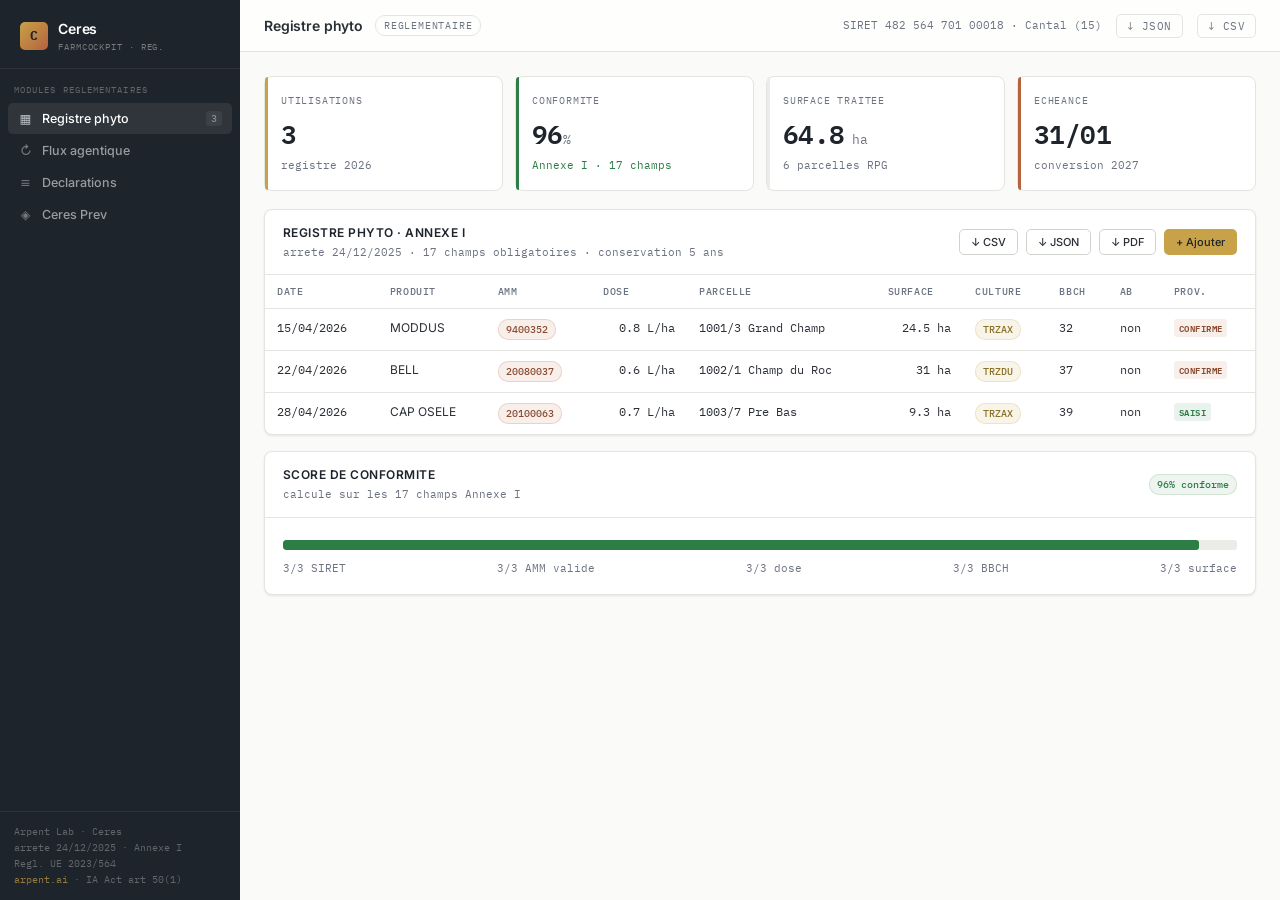
<file: demo/regulatory.html>
<!DOCTYPE html>
<html lang="fr">
<head>
<meta charset="UTF-8">
<meta name="viewport" content="width=device-width, initial-scale=1.0">
<title>Ceres · Modules reglementaires · FarmCockpit</title>
<link rel="preconnect" href="https://fonts.googleapis.com">
<link rel="preconnect" href="https://fonts.gstatic.com" crossorigin>
<link href="https://fonts.googleapis.com/css2?family=Inter:wght@300;400;500;600;700&family=IBM+Plex+Mono:wght@400;500;600&display=swap" rel="stylesheet">
<style>
:root{
  --anthracite:#1e242b; --gold:#c7a248; --terra:#b5623e; --paper:#fafaf8;
  --gris:#eaece8; --gris2:#d4d7d2; --ink:#2a2f36; --muted:#6b7280;
  --line:#e2e5e0; --line2:#cfd3cc; --ok:#2d7d46; --warn:#b8862f; --err:#a93829;
  --r:8px; --r-sm:5px; --r-lg:14px;
  --shadow:0 1px 3px rgba(30,36,43,.06),0 1px 2px rgba(30,36,43,.04);
  --shadow-md:0 4px 12px rgba(30,36,43,.08),0 2px 4px rgba(30,36,43,.04);
  --shadow-lg:0 12px 32px rgba(30,36,43,.12),0 4px 8px rgba(30,36,43,.06);
  --mono:'IBM Plex Mono',ui-monospace,monospace; --sans:'Inter',system-ui,sans-serif;
}
*{margin:0;padding:0;box-sizing:border-box}
html,body{height:100%}
body{font-family:var(--sans);background:var(--paper);color:var(--ink);font-size:14px;line-height:1.5;-webkit-font-smoothing:antialiased}
button{font-family:inherit;cursor:pointer;border:none;background:none}
input,select,textarea{font-family:inherit;font-size:13px}
a{color:inherit;text-decoration:none}
::selection{background:rgba(199,162,72,.25)}

/* ===== Layout ===== */
.app{display:grid;grid-template-columns:240px 1fr;height:100vh;overflow:hidden}
.sidebar{background:var(--anthracite);color:#c8cdd3;display:flex;flex-direction:column;overflow-y:auto}
.sidebar::-webkit-scrollbar{width:5px}
.sidebar::-webkit-scrollbar-thumb{background:rgba(255,255,255,.1);border-radius:3px}
.brand{padding:18px 20px 14px;border-bottom:1px solid rgba(255,255,255,.07);display:flex;align-items:center;gap:10px}
.brand-mark{width:28px;height:28px;border-radius:var(--r-sm);background:linear-gradient(135deg,var(--gold),var(--terra));display:flex;align-items:center;justify-content:center;font-weight:700;font-size:13px;color:var(--anthracite);font-family:var(--mono)}
.brand-name{font-size:14px;font-weight:600;color:#fff;letter-spacing:-0.01em}
.brand-sub{font-size:9px;color:rgba(255,255,255,.4);font-family:var(--mono);text-transform:uppercase;letter-spacing:.1em;margin-top:1px}
.nav-group-label{font-size:9px;text-transform:uppercase;letter-spacing:.12em;color:rgba(255,255,255,.3);font-family:var(--mono);padding:14px 14px 7px;display:block}
.nav{display:flex;flex-direction:column;gap:1px;padding:0 8px}
.nav-item{display:flex;align-items:center;gap:9px;padding:8px 10px;border-radius:var(--r-sm);font-size:12.5px;color:rgba(255,255,255,.55);transition:all .12s;font-weight:500;width:100%;text-align:left}
.nav-item:hover{background:rgba(255,255,255,.05);color:rgba(255,255,255,.9)}
.nav-item.active{background:rgba(255,255,255,.08);color:#fff}
.nav-item .ico{width:15px;height:15px;flex-shrink:0;opacity:.7;text-align:center}
.nav-count{margin-left:auto;font-size:10px;font-family:var(--mono);color:rgba(255,255,255,.4);background:rgba(255,255,255,.06);padding:1px 5px;border-radius:3px}
.sidebar-foot{margin-top:auto;padding:12px 14px;border-top:1px solid rgba(255,255,255,.07);font-size:10px;color:rgba(255,255,255,.3);font-family:var(--mono);line-height:1.6}
.sidebar-foot a{color:var(--gold);opacity:.7}
.sidebar-foot a:hover{opacity:1}

.main{overflow-y:auto;background:var(--paper)}
.main::-webkit-scrollbar{width:6px}
.main::-webkit-scrollbar-thumb{background:var(--gris2);border-radius:3px}
.topbar{height:52px;border-bottom:1px solid var(--line);display:flex;align-items:center;justify-content:space-between;padding:0 24px;background:rgba(255,255,255,.7);backdrop-filter:blur(8px);position:sticky;top:0;z-index:10}
.topbar-left{display:flex;align-items:center;gap:12px}
.topbar h1{font-size:14px;font-weight:600;letter-spacing:-0.01em}
.topbar-role{font-size:10px;font-family:var(--mono);color:var(--muted);text-transform:uppercase;letter-spacing:.08em;padding:2px 8px;border:1px solid var(--line);border-radius:10px}
.topbar-right{display:flex;align-items:center;gap:14px}
.topbar-meta{font-size:11px;font-family:var(--mono);color:var(--muted)}
.topbar-btn{font-size:11px;font-family:var(--mono);color:var(--muted);padding:4px 10px;border:1px solid var(--line);border-radius:5px;transition:all .15s;text-transform:uppercase;letter-spacing:.04em;cursor:pointer}
.topbar-btn:hover{border-color:var(--gold);color:var(--ink)}
.content{padding:24px;max-width:1320px}

/* ===== Cards ===== */
.card{background:#fff;border:1px solid var(--line);border-radius:var(--r);box-shadow:var(--shadow);overflow:hidden;margin-bottom:16px}
.card-head{padding:14px 18px;border-bottom:1px solid var(--line);display:flex;align-items:center;justify-content:space-between}
.card-title{font-size:12px;font-weight:600;text-transform:uppercase;letter-spacing:.04em;color:var(--anthracite)}
.card-sub{font-size:11px;color:var(--muted);font-family:var(--mono);margin-top:2px}
.card-body{padding:18px}
.grid-2{display:grid;grid-template-columns:1fr 1fr;gap:16px}
.grid-3{display:grid;grid-template-columns:1fr 1fr 1fr;gap:14px}
.grid-4{display:grid;grid-template-columns:repeat(4,1fr);gap:12px}

/* ===== KPI ===== */
.kpi{background:#fff;border:1px solid var(--line);border-radius:var(--r);padding:16px;position:relative}
.kpi-label{font-size:10px;text-transform:uppercase;letter-spacing:.08em;color:var(--muted);font-family:var(--mono)}
.kpi-val{font-size:26px;font-weight:600;font-family:var(--mono);margin:6px 0 2px;letter-spacing:-0.02em;color:var(--anthracite)}
.kpi-unit{font-size:13px;color:var(--muted);font-weight:400}
.kpi-delta{font-size:11px;font-family:var(--mono);margin-top:4px}
.kpi-delta.pos{color:var(--ok)}
.kpi-delta.neg{color:var(--err)}
.kpi-delta.neu{color:var(--muted)}
.kpi::before{content:'';position:absolute;top:0;left:0;width:3px;height:100%;border-radius:var(--r) 0 0 var(--r);background:var(--gris)}
.kpi.accent::before{background:var(--gold)}
.kpi.terra::before{background:var(--terra)}
.kpi.ok::before{background:var(--ok)}

/* ===== Tables ===== */
.tbl{width:100%;border-collapse:collapse;font-size:12px}
.tbl th{text-align:left;font-size:10px;text-transform:uppercase;letter-spacing:.06em;color:var(--muted);font-family:var(--mono);font-weight:500;padding:9px 12px;border-bottom:1px solid var(--line);white-space:nowrap}
.tbl td{padding:10px 12px;border-bottom:1px solid var(--line);vertical-align:top}
.tbl tr:last-child td{border-bottom:none}
.tbl tr:hover td{background:rgba(199,162,72,.03)}
.tbl td .mono{font-family:var(--mono);font-size:11px}
.tbl td.num{font-family:var(--mono);text-align:right}
.tbl-wrap{overflow-x:auto}
.row-clickable{cursor:pointer}

/* ===== Badges ===== */
.tag{display:inline-flex;align-items:center;gap:4px;font-size:10px;font-family:var(--mono);padding:2px 7px;border-radius:10px;font-weight:500;white-space:nowrap}
.tag.gold{background:rgba(199,162,72,.12);color:#8a7126;border:1px solid rgba(199,162,72,.2)}
.tag.terra{background:rgba(181,98,62,.1);color:#8a4a30;border:1px solid rgba(181,98,62,.2)}
.tag.ok{background:rgba(45,125,70,.08);color:var(--ok);border:1px solid rgba(45,125,70,.15)}
.tag.warn{background:rgba(184,134,47,.1);color:var(--warn);border:1px solid rgba(184,134,47,.2)}
.tag.err{background:rgba(169,56,41,.08);color:var(--err);border:1px solid rgba(169,56,41,.15)}
.tag.neu{background:var(--gris);color:var(--muted);border:1px solid var(--line)}
.tag.info{background:rgba(107,155,216,.08);color:#4a7cb8;border:1px solid rgba(107,155,216,.15)}
.prov{font-size:9px;font-family:var(--mono);text-transform:uppercase;letter-spacing:.05em;padding:1px 5px;border-radius:3px;font-weight:600}
.prov.saisi{background:rgba(45,125,70,.1);color:var(--ok)}
.prov.extrait{background:rgba(107,155,216,.1);color:#4a7cb8}
.prov.deduit{background:rgba(199,162,72,.12);color:#8a7126}
.prov.confirme{background:rgba(181,98,62,.1);color:#8a4a30}

/* ===== Forms ===== */
.form-row{margin-bottom:14px}
.form-grid{display:grid;grid-template-columns:1fr 1fr;gap:14px}
.form-grid-3{display:grid;grid-template-columns:1fr 1fr 1fr;gap:14px}
label.fld{display:block;font-size:10px;text-transform:uppercase;letter-spacing:.05em;color:var(--muted);font-family:var(--mono);margin-bottom:5px;font-weight:500}
label.fld .req{color:var(--terra)}
label.fld .opt{color:var(--muted);opacity:.6;font-weight:400}
label.fld .cond{color:var(--warn);font-weight:400}
input.fld,select.fld,textarea.fld{width:100%;padding:8px 11px;border:1px solid var(--line2);border-radius:var(--r-sm);background:#fff;font-size:13px;color:var(--ink);transition:border .15s;outline:none}
input.fld:focus,select.fld:focus,textarea.fld:focus{border-color:var(--gold);box-shadow:0 0 0 3px rgba(199,162,72,.12)}
input.fld.invalid{border-color:var(--err);background:rgba(169,56,41,.03)}
input.fld.mono,select.fld.mono{font-family:var(--mono);font-size:12px}
.hint{font-size:11px;color:var(--muted);margin-top:4px;font-family:var(--mono)}

/* ===== Buttons ===== */
.btn{display:inline-flex;align-items:center;gap:7px;padding:8px 16px;border-radius:5px;font-size:12px;font-weight:500;transition:all .15s;border:1px solid transparent;cursor:pointer}
.btn-primary{background:var(--anthracite);color:#fff}
.btn-primary:hover{background:#2d3640}
.btn-gold{background:var(--gold);color:var(--anthracite)}
.btn-gold:hover{background:#d4b05a}
.btn-outline{border:1px solid var(--line2);color:var(--ink);background:#fff}
.btn-outline:hover{border-color:var(--gold);color:var(--gold)}
.btn-terra{background:var(--terra);color:#fff}
.btn-terra:hover{background:#c4714f}
.btn-sm{padding:5px 11px;font-size:11px}
.btn-ghost{color:var(--muted);font-size:11px;padding:4px 8px;cursor:pointer}
.btn-ghost:hover{color:var(--ink)}

/* ===== Modal ===== */
.modal-overlay{position:fixed;inset:0;background:rgba(30,36,43,.4);backdrop-filter:blur(2px);display:none;align-items:flex-start;justify-content:center;z-index:100;padding:40px 20px;overflow-y:auto}
.modal-overlay.show{display:flex}
.modal{background:#fff;border-radius:var(--r-lg);box-shadow:var(--shadow-lg);max-width:820px;width:100%;margin:0 auto}
.modal-head{padding:18px 24px;border-bottom:1px solid var(--line);display:flex;align-items:center;justify-content:space-between}
.modal-title{font-size:15px;font-weight:600;color:var(--anthracite)}
.modal-sub{font-size:11px;color:var(--muted);font-family:var(--mono);margin-top:2px}
.modal-body{padding:24px;max-height:70vh;overflow-y:auto}
.modal-foot{padding:14px 24px;border-top:1px solid var(--line);display:flex;justify-content:space-between;align-items:center}
.modal-close{font-size:18px;color:var(--muted);width:28px;height:28px;border-radius:50%;display:flex;align-items:center;justify-content:center;cursor:pointer}
.modal-close:hover{background:var(--gris);color:var(--ink)}

/* ===== Flow steps ===== */
.flow-steps{display:flex;gap:0;margin-bottom:20px;flex-wrap:wrap}
.flow-step{flex:1;min-width:120px;position:relative;padding:10px 12px;border-top:2px solid var(--line);font-size:11px;transition:all .2s}
.flow-step .step-n{font-size:9px;font-family:var(--mono);color:var(--muted)}
.flow-step .step-t{font-weight:600;margin-top:2px;color:var(--ink)}
.flow-step.active{border-top-color:var(--gold);background:rgba(199,162,72,.04)}
.flow-step.done{border-top-color:var(--ok)}
.flow-step.done .step-n{color:var(--ok)}
.flow-step.done .step-t{color:var(--ok)}
.flow-panel{background:#fff;border:1px solid var(--line);border-radius:var(--r);padding:20px;min-height:300px}
.flow-step-title{font-size:16px;font-weight:600;margin-bottom:4px}
.flow-step-desc{font-size:12px;color:var(--muted);margin-bottom:16px}
.flow-field{display:grid;grid-template-columns:180px 1fr 90px 80px;gap:12px;align-items:center;padding:9px 0;border-bottom:1px solid var(--line);font-size:12px}
.flow-field:last-child{border-bottom:none}
.flow-field .ff-label{font-weight:500}
.flow-field .ff-val{font-family:var(--mono);font-size:11px}
.conf-bar{display:inline-flex;align-items:center;gap:4px;font-size:10px;font-family:var(--mono)}
.conf-dot{width:7px;height:7px;border-radius:50%;display:inline-block}
.conf-hi{background:var(--ok)}
.conf-md{background:var(--warn)}
.conf-lo{background:var(--err)}

/* ===== Alerts ===== */
.alert{display:flex;gap:12px;padding:12px 16px;border-radius:var(--r-sm);border:1px solid;font-size:12px;margin-bottom:8px}
.alert.err{border-color:rgba(169,56,41,.2);background:rgba(169,56,41,.04)}
.alert.warn{border-color:rgba(184,134,47,.2);background:rgba(184,134,47,.04)}
.alert.ok{border-color:rgba(45,125,70,.2);background:rgba(45,125,70,.04)}
.alert .ai{flex-shrink:0;width:20px;text-align:center;font-size:14px}
.alert .at{font-weight:600;margin-bottom:2px}
.alert .ad{color:var(--muted);font-size:11px;font-family:var(--mono)}

/* ===== Misc ===== */
.section-title{font-size:11px;text-transform:uppercase;letter-spacing:.08em;color:var(--muted);font-family:var(--mono);margin-bottom:10px}
.empty{text-align:center;padding:40px;color:var(--muted);font-size:13px}
.muted{color:var(--muted)}
.mono{font-family:var(--mono)}
.divider{height:1px;background:var(--line);margin:18px 0}
.hidden{display:none!important}
.toast-wrap{position:fixed;bottom:20px;right:20px;z-index:200;display:flex;flex-direction:column;gap:8px}
.toast{background:var(--anthracite);color:#fff;padding:10px 16px;border-radius:6px;font-size:12px;box-shadow:var(--shadow-lg);animation:slideIn .25s ease;display:flex;align-items:center;gap:8px}
.toast .dot{width:6px;height:6px;border-radius:50%;background:var(--gold)}
@keyframes slideIn{from{transform:translateX(20px);opacity:0}to{transform:translateX(0);opacity:1}}
.compliance-bar{height:6px;border-radius:3px;background:var(--gris);overflow:hidden;margin-top:4px}
.compliance-fill{height:100%;border-radius:3px;transition:width .5s}

/* ===== Ceres Prev specific ===== */
.prev-map{display:grid;grid-template-columns:1fr 1fr;gap:16px;margin-bottom:16px}
.canton-cell{border:1px solid var(--line);border-radius:var(--r-sm);padding:12px;text-align:center;transition:all .15s;cursor:pointer}
.canton-cell:hover{border-color:var(--gold);background:rgba(199,162,72,.03)}
.canton-cell.selected{border-color:var(--gold);background:rgba(199,162,72,.06);box-shadow:0 0 0 2px rgba(199,162,72,.15)}
.canton-cell .cn{font-size:11px;font-weight:600;color:var(--anthracite)}
.canton-cell .cy{font-size:18px;font-family:var(--mono);font-weight:600;color:var(--gold);margin:4px 0}
.canton-cell .ci{font-size:10px;font-family:var(--mono);color:var(--muted)}
.feature-bar{display:flex;align-items:center;gap:10px;margin-bottom:10px}
.feature-bar .fl{width:110px;font-size:11px;font-family:var(--mono);color:var(--muted)}
.feature-bar .fb{flex:1;height:8px;border-radius:4px;background:var(--gris);overflow:hidden}
.feature-bar .ff{height:100%;border-radius:4px}
.feature-bar .fv{width:42px;text-align:right;font-size:11px;font-family:var(--mono);font-weight:600}
.chart-wrap{background:#fff;border:1px solid var(--line);border-radius:var(--r);padding:18px;margin-bottom:16px}
.chart-title{font-size:12px;font-weight:600;text-transform:uppercase;letter-spacing:.04em;color:var(--anthracite);margin-bottom:4px}
.chart-sub{font-size:11px;color:var(--muted);font-family:var(--mono);margin-bottom:14px}
.legend{display:flex;gap:16px;font-size:11px;font-family:var(--mono);margin-bottom:10px}
.legend .lg{display:flex;align-items:center;gap:6px}
.legend .sw{width:14px;height:3px;border-radius:2px}
.pred-card{border:1px solid var(--line);border-radius:var(--r);padding:16px;background:linear-gradient(135deg,rgba(199,162,72,.04),rgba(181,98,62,.02))}
.pred-big{font-size:32px;font-family:var(--mono);font-weight:600;color:var(--anthracite);letter-spacing:-0.02em}
.pred-unit{font-size:14px;color:var(--muted);font-weight:400}
.pred-ci{font-size:12px;font-family:var(--mono);color:var(--muted);margin-top:6px}
.metric-grid{display:grid;grid-template-columns:repeat(4,1fr);gap:10px}
.metric-cell{border:1px solid var(--line);border-radius:var(--r-sm);padding:12px;text-align:center}
.metric-cell .ml{font-size:10px;text-transform:uppercase;letter-spacing:.06em;color:var(--muted);font-family:var(--mono)}
.metric-cell .mv{font-size:18px;font-family:var(--mono);font-weight:600;color:var(--anthracite);margin:4px 0}
.metric-cell .mh{font-size:10px;font-family:var(--mono);color:var(--muted)}
.parcelle-pred-row{display:grid;grid-template-columns:1fr 80px 90px 100px 80px;gap:10px;align-items:center;padding:9px 0;border-bottom:1px solid var(--line);font-size:12px;cursor:pointer}
.parcelle-pred-row:hover{background:rgba(199,162,72,.03)}
.parcelle-pred-row.selected{background:rgba(199,162,72,.06)}
.parcelle-pred-row:last-child{border-bottom:none}
</style>
</head>
<body>
<div class="app">
  <aside class="sidebar">
    <div class="brand">
      <div class="brand-mark">C</div>
      <div>
        <div class="brand-name">Ceres</div>
        <div class="brand-sub">FarmCockpit · Reg.</div>
      </div>
    </div>
    <div class="nav-group-label">Modules reglementaires</div>
    <div class="nav">
      <button class="nav-item active" data-view="registre" onclick="navTo('registre')"><span class="ico">▦</span>Registre phyto<span class="nav-count" id="cnt-reg">0</span></button>
      <button class="nav-item" data-view="flux" onclick="navTo('flux')"><span class="ico">↻</span>Flux agentique</button>
      <button class="nav-item" data-view="declarations" onclick="navTo('declarations')"><span class="ico">≡</span>Declarations</button>
      <button class="nav-item" data-view="prev" onclick="navTo('prev')"><span class="ico">◈</span>Ceres Prev</button>
    </div>
    <div class="sidebar-foot">
      Arpent Lab · Ceres<br>arrete 24/12/2025 · Annexe I<br>Regl. UE 2023/564<br><a href="https://arpent.ai">arpent.ai</a> · IA Act art 50(1)
    </div>
  </aside>

  <main class="main">
    <div class="topbar">
      <div class="topbar-left">
        <h1 id="page-title">Registre phyto</h1>
        <span class="topbar-role" id="role-pill">Reglementaire</span>
      </div>
      <div class="topbar-right">
        <span class="topbar-meta" id="topbar-meta">SIRET 482 564 701 00018 · Cantal (15)</span>
        <button class="topbar-btn" onclick="exportJSON()">↓ JSON</button>
        <button class="topbar-btn" onclick="exportCSV()">↓ CSV</button>
      </div>
    </div>
    <div class="content" id="content"></div>
  </main>
</div>

<div class="modal-overlay" id="modal-overlay" onclick="if(event.target===this)closeModal()">
  <div class="modal" id="modal-content"></div>
</div>
<div class="toast-wrap" id="toasts"></div>

<script>
/* ============================================================
   CERES FARMCOCKPIT · MODULES REGLEMENTAIRES
   Arpent Lab · arrete 24/12/2025 Annexe I · Regl. UE 2023/564
   ============================================================ */

const SIRET_DETENTEUR = '48256470100018';
const SIRET_BENEF = '48256470100018';

// --- AMM reels (E-Phy ANSES) ---
const AMM_DB = {
  '9400352':  { produit:'MODDUS',    substance:'Spiroxamine 500g/L',           dose:0.8, unite:'L/ha',  horaire:true,  cultures:['TRZAX','HORVS','TRZDU'], delai:'48h' },
  '20080037': { produit:'BELL',      substance:'Prothioconazole + Tebuconazole', dose:0.6, unite:'L/ha',  horaire:true,  cultures:['TRZAX','TRZDU','HORVS'], delai:'21j' },
  '9100776':  { produit:'CARBRENE',  substance:'Chlorothalonil 500g/L',        dose:1.5, unite:'L/ha',  horaire:true,  cultures:['TRZAX','TRZDU'],         delai:'7j' },
  '9500389':  { produit:'ADEUX',     substance:'Metsulfuron-methyl 20g/kg',    dose:0.1, unite:'kg/ha', horaire:false, cultures:['ZEAMX','BRAAN'],          delai:'30j' },
  '8800461':  { produit:'KORIT',     substance:'Glyphosate 360g/L',            dose:3.0, unite:'L/ha',  horaire:false, cultures:['TRZAX','TRZDU','HORVS','BRAAN','ZEAMX'], delai:'7j' },
  '9900424':  { produit:'ADIGOR',    substance:'Metsulfuron + Tribenuron',     dose:0.1, unite:'kg/ha', horaire:false, cultures:['TRZAX','TRZDU'],          delai:'30j' },
  '20080455': { produit:'CHEER',     substance:'Chlorothalonil + Propiconazole', dose:1.0, unite:'L/ha',  horaire:true,  cultures:['TRZAX','TRZDU','HORVS'], delai:'14j' },
  '21001459': { produit:'VARDOUX',   substance:'Fluxapyroxad 62.5g/L',         dose:1.5, unite:'L/ha',  horaire:true,  cultures:['TRZAX','TRZDU'],         delai:'14j' },
  '20100063': { produit:'CAP OSELE', substance:'Prothioconazole 250g/L',       dose:0.7, unite:'L/ha',  horaire:true,  cultures:['TRZAX','TRZDU','HORVS'], delai:'21j' },
};

const OEPP = {
  TRZAX:'Ble tendre', TRZDU:'Ble dur', HORVS:'Orge hiver',
  BRAAN:'Colza', ZEAMX:'Mais',
};

const BBCH = {
  '30':'Debut montaison', '32':'2 noeuds', '37':'Fin montaison',
  '39':'Ligule', '51':'Debut epiaison', '61':'Debut floraison',
  '65':'Pleine floraison', '71':'Nouaison', '85':'Pateux',
};

// --- Parcelles RPG Cantal 15 ---
const PARCELLES = [
  { ilot:'1001', parcelle:'3', insee:'15001', commune:'Saint-Flour', nom:'Grand Champ',    surface:24.5, culture:'TRZAX', gps:'45.0376,3.0987' },
  { ilot:'1001', parcelle:'5', insee:'15001', commune:'Saint-Flour', nom:'Les Graves',      surface:18.2, culture:'HORVS', gps:'45.0412,3.1023' },
  { ilot:'1002', parcelle:'1', insee:'15001', commune:'Saint-Flour', nom:'Champ du Roc',    surface:31.0, culture:'TRZDU', gps:'45.0398,3.0856' },
  { ilot:'1003', parcelle:'2', insee:'15014', commune:'Lempdes',     nom:'La Vigne',        surface:12.8, culture:'BRAAN', gps:'45.0612,3.1345' },
  { ilot:'1003', parcelle:'7', insee:'15014', commune:'Lempdes',     nom:'Pre Bas',         surface:9.3,  culture:'TRZAX', gps:'45.0634,3.1289' },
  { ilot:'1004', parcelle:'4', insee:'15001', commune:'Saint-Flour', nom:'Coteau Nord',     surface:22.1, culture:'HORVS', gps:'45.0478,3.0734' },
];

// --- Cantons Cantal (15) ---
const CANTONS = [
  { code:'1501', nom:'Saint-Flour',          communes:12, bleTendre:63.2, bleDur:58.7, surface:4200 },
  { code:'1502', nom:'Mauriac',              communes:9,  bleTendre:55.1, bleDur:51.3, surface:3100 },
  { code:'1503', nom:'Aurillac',             communes:8,  bleTendre:61.8, bleDur:56.2, surface:2800 },
  { code:'1504', nom:'Maucet',               communes:7,  bleTendre:49.5, bleDur:45.1, surface:1900 },
  { code:'1505', nom:'Riom-es-Montagnes',    communes:11, bleTendre:52.3, bleDur:48.9, surface:2400 },
  { code:'1506', nom:'Pleaux',               communes:6,  bleTendre:47.8, bleDur:44.2, surface:1600 },
  { code:'1507', nom:'Saignes',              communes:5,  bleTendre:54.6, bleDur:50.8, surface:1400 },
];

// --- Retro-test Agreste 2020-2025 (Cantal ble tendre, q/ha) ---
const RETRO = [
  { annee:2020, pred:60.2, actuel:61.5 },
  { annee:2021, pred:58.8, actuel:57.9 },
  { annee:2022, pred:63.4, actuel:65.1 },
  { annee:2023, pred:59.7, actuel:58.2 },
  { annee:2024, pred:62.1, actuel:63.8 },
  { annee:2025, pred:61.5, actuel:61.0 },
];

// --- Feature importance (Ceres Prev model) ---
const FEATURES = [
  { nom:'NDVI Sentinel-2',  pct:34, couleur:'#c7a248' },
  { nom:'Meteo (GDD+pluie)', pct:28, couleur:'#b5623e' },
  { nom:'Historique parcelle', pct:22, couleur:'#4a7cb8' },
  { nom:'Type de sol',       pct:16, couleur:'#2d7d46' },
];

// --- Per-parcelle predictions (Ceres Prev) ---
const PREV_PARCELLES = [
  { ilot:'1001', parcelle:'3', nom:'Grand Champ',    culture:'TRZAX', surface:24.5, pred:65.2, ci:4.1, ndvi:0.78, gdd:1245, pluie:412, sol:'Limon argileux' },
  { ilot:'1001', parcelle:'5', nom:'Les Graves',      culture:'HORVS', surface:18.2, pred:58.4, ci:3.8, ndvi:0.72, gdd:1198, pluie:398, sol:'Argilo-calcaire' },
  { ilot:'1002', parcelle:'1', nom:'Champ du Roc',    culture:'TRZDU', surface:31.0, pred:60.1, ci:4.5, ndvi:0.75, gdd:1262, pluie:385, sol:'Limono-sableux' },
  { ilot:'1003', parcelle:'2', nom:'La Vigne',        culture:'BRAAN', surface:12.8, pred:34.2, ci:5.2, ndvi:0.69, gdd:1310, pluie:425, sol:'Calcaire' },
  { ilot:'1003', parcelle:'7', nom:'Pre Bas',        culture:'TRZAX', surface:9.3,  pred:62.8, ci:4.0, ndvi:0.76, gdd:1238, pluie:408, sol:'Limon argileux' },
  { ilot:'1004', parcelle:'4', nom:'Coteau Nord',     culture:'HORVS', surface:22.1, pred:56.9, ci:3.6, ndvi:0.71, gdd:1185, pluie:392, sol:'Schiste' },
];

// --- Registre (pre-seeded with 3 entries for demo) ---
let REGISTRE = [
  {
    id:'U001', siretDetenteur:SIRET_DETENTEUR, siretBeneficiaire:SIRET_BENEF,
    produit:'MODDUS', amm:'9400352', dateUtilisation:'15/04/2026',
    horaireDebut:'07:30', horaireFin:'09:15', delaiRentree:'48h',
    dose:0.8, doseUnite:'L/ha', cible:'Septoriose', modeApplication:'Pulverisation',
    ilot:'1001', parcelle:'3', insee:'15001', nomParcelle:'Grand Champ', commune:'Saint-Flour',
    localisation:'1001/3/15001', gps:'45.0376,3.0987',
    surface:24.5, culture:'TRZAX', bbch:'32', biologique:'non',
    provenance:'confirme', timestamp:'2026-04-15T07:25:00Z', version:1, author:'agent-ceres',
  },
  {
    id:'U002', siretDetenteur:SIRET_DETENTEUR, siretBeneficiaire:SIRET_BENEF,
    produit:'BELL', amm:'20080037', dateUtilisation:'22/04/2026',
    horaireDebut:'06:45', horaireFin:'08:30', delaiRentree:'21j',
    dose:0.6, doseUnite:'L/ha', cible:'Rouille brune', modeApplication:'Pulverisation',
    ilot:'1002', parcelle:'1', insee:'15001', nomParcelle:'Champ du Roc', commune:'Saint-Flour',
    localisation:'1002/1/15001', gps:'45.0398,3.0856',
    surface:31.0, culture:'TRZDU', bbch:'37', biologique:'non',
    provenance:'confirme', timestamp:'2026-04-22T06:40:00Z', version:1, author:'agent-ceres',
  },
  {
    id:'U003', siretDetenteur:SIRET_DETENTEUR, siretBeneficiaire:SIRET_BENEF,
    produit:'CAP OSELE', amm:'20100063', dateUtilisation:'28/04/2026',
    horaireDebut:'07:00', horaireFin:'08:45', delaiRentree:'21j',
    dose:0.7, doseUnite:'L/ha', cible:'Fusariose', modeApplication:'Pulverisation',
    ilot:'1003', parcelle:'7', insee:'15014', nomParcelle:'Pre Bas', commune:'Lempdes',
    localisation:'1003/7/15014', gps:'45.0634,3.1289',
    surface:9.3, culture:'TRZAX', bbch:'39', biologique:'non',
    provenance:'saisi', timestamp:'2026-04-28T06:55:00Z', version:1, author:'exploitant',
  },
];

let AGENT_TRACE = [];
let currentView = 'registre';
let flowStep = 0;
let flowData = null;
let selectedCanton = 0;
let selectedPrevParc = 0;

/* ===== Utils ===== */
function uid() { return 'U' + Date.now().toString(36).toUpperCase().slice(-6); }
function nowISO() { return new Date().toISOString(); }
function todayFR() { return new Date().toLocaleDateString('fr-FR'); }
function toast(msg) {
  const t = document.createElement('div');
  t.className = 'toast';
  t.innerHTML = '<span class="dot"></span>' + msg;
  document.getElementById('toasts').appendChild(t);
  setTimeout(() => t.remove(), 3000);
}
function addTrace(type, action) { AGENT_TRACE.push({ type, action, timestamp: nowISO() }); }

/* ===== Nav ===== */
function navTo(view) {
  currentView = view;
  document.querySelectorAll('.nav-item').forEach(n => n.classList.remove('active'));
  const btn = document.querySelector('.nav-item[data-view="' + view + '"]');
  if (btn) btn.classList.add('active');
  const titles = { registre:'Registre phyto', flux:'Flux agentique', declarations:'Declarations', prev:'Ceres Prev' };
  document.getElementById('page-title').textContent = titles[view] || view;
  render();
}

function render() {
  const c = document.getElementById('content');
  if (currentView === 'registre')         { c.innerHTML = viewRegistre(); updateRegCount(); }
  else if (currentView === 'flux')        { c.innerHTML = viewFlux(); initFlux(); }
  else if (currentView === 'declarations') c.innerHTML = viewDeclarations();
  else if (currentView === 'prev')         c.innerHTML = viewPrev(); renderPrev();
}

/* ============================================================
   MODULE 1 : REGISTRE PHYTO (17 champs Annexe I)
   ============================================================ */
function viewRegistre() {
  const conf = conformite();
  const confColor = conf >= 90 ? 'ok' : conf >= 70 ? 'warn' : 'err';
  return `
  <div class="grid-4" style="margin-bottom:18px">
    <div class="kpi accent"><div class="kpi-label">Utilisations</div><div class="kpi-val">${REGISTRE.length}</div><div class="kpi-delta neu">registre 2026</div></div>
    <div class="kpi ok"><div class="kpi-label">Conformite</div><div class="kpi-val">${conf}<span class="kpi-unit">%</span></div><div class="kpi-delta ${conf>=90?'pos':'neg'}">Annexe I · 17 champs</div></div>
    <div class="kpi"><div class="kpi-label">Surface traitee</div><div class="kpi-val">${REGISTRE.reduce((s,r)=>s+r.surface,0).toFixed(1)}<span class="kpi-unit"> ha</span></div><div class="kpi-delta neu">${PARCELLES.length} parcelles RPG</div></div>
    <div class="kpi terra"><div class="kpi-label">Echeance</div><div class="kpi-val">31/01</div><div class="kpi-delta neu">conversion 2027</div></div>
  </div>

  <div class="card" style="margin-bottom:16px">
    <div class="card-head">
      <div><div class="card-title">Registre phyto · Annexe I</div><div class="card-sub">arrete 24/12/2025 · 17 champs obligatoires · conservation 5 ans</div></div>
      <div style="display:flex;gap:8px">
        <button class="btn btn-outline btn-sm" onclick="exportCSV()">↓ CSV</button>
        <button class="btn btn-outline btn-sm" onclick="exportJSON()">↓ JSON</button>
        <button class="btn btn-outline btn-sm" onclick="exportPDF()">↓ PDF</button>
        <button class="btn btn-gold btn-sm" onclick="openAddModal()">+ Ajouter</button>
      </div>
    </div>
    <div class="card-body" style="padding:0">
      ${REGISTRE.length ? `<div class="tbl-wrap"><table class="tbl">
        <thead><tr>
          <th>Date</th><th>Produit</th><th>AMM</th><th class="num">Dose</th>
          <th>Parcelle</th><th class="num">Surface</th><th>Culture</th><th>BBCH</th><th>AB</th><th>Prov.</th>
        </tr></thead>
        <tbody>
        ${REGISTRE.map(r => `<tr class="row-clickable" onclick="showRegDetail('${r.id}')">
          <td class="mono">${r.dateUtilisation}</td>
          <td>${r.produit}</td>
          <td class="mono"><span class="tag terra">${r.amm}</span></td>
          <td class="num mono">${r.dose} ${r.doseUnite}</td>
          <td class="mono">${r.ilot}/${r.parcelle} ${r.nomParcelle||''}</td>
          <td class="num">${r.surface} ha</td>
          <td><span class="tag gold">${r.culture}</span></td>
          <td class="mono">${r.bbch}</td>
          <td class="mono">${r.biologique}</td>
          <td><span class="prov ${r.provenance}">${r.provenance}</span></td>
        </tr>`).join('')}
        </tbody>
      </table></div>` : `<div class="empty" style="padding:48px">Registre vide<br><span style="font-size:11px">Ajoutez une utilisation ou lancez le flux agentique</span><br><br><button class="btn btn-gold" onclick="openAddModal()">+ Ajouter</button>&nbsp; <button class="btn btn-outline" onclick="navTo('flux')">Flux agentique</button></div>`}
    </div>
  </div>

  <div class="card">
    <div class="card-head"><div><div class="card-title">Score de conformite</div><div class="card-sub">calcule sur les 17 champs Annexe I</div></div>
      <span class="tag ${confColor}">${conf}% conforme</span>
    </div>
    <div class="card-body">
      <div class="compliance-bar" style="height:10px"><div class="compliance-fill" style="width:${conf}%;background:${conf>=90?'var(--ok)':conf>=70?'var(--warn)':'var(--err)'}"></div></div>
      <div style="display:flex;justify-content:space-between;margin-top:10px;font-size:11px;font-family:var(--mono);color:var(--muted)">
        <span>${REGISTRE.filter(r=>r.siretDetenteur).length}/${REGISTRE.length} SIRET</span>
        <span>${REGISTRE.filter(r=>r.amm&&AMM_DB[r.amm]).length}/${REGISTRE.length} AMM valide</span>
        <span>${REGISTRE.filter(r=>r.dose&&r.dose>0).length}/${REGISTRE.length} dose</span>
        <span>${REGISTRE.filter(r=>r.bbch).length}/${REGISTRE.length} BBCH</span>
        <span>${REGISTRE.filter(r=>r.surface>0).length}/${REGISTRE.length} surface</span>
      </div>
    </div>
  </div>
  `;
}

function conformite() {
  if (!REGISTRE.length) return 100;
  const checks = REGISTRE.map(r => {
    let ok = 0, total = 17;
    if (r.siretDetenteur && r.siretDetenteur.length===14) ok++;
    if (r.siretBeneficiaire) ok++;
    if (r.produit) ok++;
    if (r.amm && r.amm.length===7) ok++;
    if (r.dateUtilisation) ok++;
    if (r.horaireDebut) ok++; else if (!AMM_DB[r.amm]?.horaire) ok++;
    if (r.horaireFin) ok++; else if (!AMM_DB[r.amm]?.horaire) ok++;
    if (r.delaiRentree) ok++;
    if (r.dose && r.dose>0) ok++;
    if (r.cible || true) ok++;
    if (r.modeApplication || true) ok++;
    if (r.ilot && r.parcelle && r.insee) ok++;
    if (r.gps) ok++;
    if (r.surface && r.surface>0) ok++;
    if (r.culture) ok++;
    if (r.bbch) ok++;
    if (r.biologique) ok++;
    return ok / total;
  });
  return Math.round(checks.reduce((s,c)=>s+c,0) / checks.length * 100);
}

function updateRegCount() {
  const el = document.getElementById('cnt-reg');
  if (el) el.textContent = REGISTRE.length;
}

// --- Add modal (17 fields) ---
function openAddModal() {
  const html = `
    <div class="modal-head">
      <div><div class="modal-title">Nouvelle utilisation · Registre phyto</div><div class="modal-sub">Annexe I · 17 champs · arrete 24/12/2025</div></div>
      <button class="modal-close" onclick="closeModal()">x</button>
    </div>
    <div class="modal-body">
      <div class="form-grid">
        <div class="form-row"><label class="fld">SIRET detenteur <span class="req">*</span></label><input class="fld mono" id="f-siretDet" value="${SIRET_DETENTEUR}" maxlength="14"><span class="hint">14 chiffres · <span class="prov extrait">extrait</span></span></div>
        <div class="form-row"><label class="fld">SIRET beneficiaire <span class="opt">(si prestataire)</span></label><input class="fld mono" id="f-siretBen" value="${SIRET_BENEF}" maxlength="14"><span class="hint">14 chiffres · <span class="prov extrait">extrait</span></span></div>
      </div>
      <div class="form-grid">
        <div class="form-row"><label class="fld">Produit <span class="req">*</span></label><select class="fld" id="f-produit" onchange="onProduitChange()"><option value="">: Selectionner :</option>${Object.entries(AMM_DB).map(([n,d])=>`<option value="${n}">${d.produit} · ${d.substance}</option>`).join('')}</select><span class="hint">E-Phy ANSES · <span class="prov extrait">extrait</span></span></div>
        <div class="form-row"><label class="fld">AMM <span class="req">*</span></label><input class="fld mono" id="f-amm" readonly><span class="hint">7 chiffres · <span class="prov extrait">extrait</span></span></div>
      </div>
      <div class="form-grid-3">
        <div class="form-row"><label class="fld">Date d'utilisation <span class="req">*</span></label><input class="fld mono" id="f-date" type="date"><span class="hint"><span class="prov saisi">saisi</span></span></div>
        <div class="form-row"><label class="fld">Horaire debut <span class="cond">si AMM</span></label><input class="fld mono" id="f-hdeb" type="time" value="07:00"><span class="hint"><span class="prov saisi">saisi</span></span></div>
        <div class="form-row"><label class="fld">Horaire fin</label><input class="fld mono" id="f-hfin" type="time" value="09:00"><span class="hint"><span class="prov saisi">saisi</span></span></div>
      </div>
      <div class="form-grid-3">
        <div class="form-row"><label class="fld">Delai rentree anticipee <span class="req">*</span></label><input class="fld mono" id="f-delai" value="48h"><span class="hint"><span class="prov deduit">deduit</span> depuis AMM</span></div>
        <div class="form-row"><label class="fld">Dose <span class="req">*</span></label><input class="fld mono" id="f-dose" placeholder="0.0"><span class="hint" id="f-dose-unite"></span></div>
        <div class="form-row"><label class="fld">Cible <span class="opt">(optionnel)</span></label><input class="fld" id="f-cible" placeholder="ex: septoriose"><span class="hint"><span class="prov saisi">saisi</span></span></div>
      </div>
      <div class="form-grid">
        <div class="form-row"><label class="fld">Mode d'application <span class="opt">(optionnel)</span></label><input class="fld" id="f-mode" value="Pulverisation"><span class="hint"><span class="prov saisi">saisi</span></span></div>
        <div class="form-row"><label class="fld">Parcelle RPG <span class="req">*</span></label><select class="fld" id="f-parcelle" onchange="onParcelleChange()"><option value="">:</option>${PARCELLES.map((p,i)=>`<option value="${i}">${p.ilot}/${p.parcelle} ${p.nom} (${p.surface}ha)</option>`).join('')}</select><span class="hint">RPG · <span class="prov extrait">extrait</span></span></div>
      </div>
      <div class="form-grid-3">
        <div class="form-row"><label class="fld">GPS WGS84 <span class="cond">(si pas RPG)</span></label><input class="fld mono" id="f-gps" readonly><span class="hint">auto · <span class="prov deduit">deduit</span></span></div>
        <div class="form-row"><label class="fld">Surface traitee <span class="req">*</span></label><input class="fld mono" id="f-surface" readonly><span class="hint" id="f-surface-h"></span></div>
        <div class="form-row"><label class="fld">Culture (OEPP) <span class="req">*</span></label><input class="fld mono" id="f-culture" readonly><span class="hint">RPG · <span class="prov extrait">extrait</span></span></div>
      </div>
      <div class="form-grid-3">
        <div class="form-row"><label class="fld">Stade BBCH <span class="req">*</span></label><select class="fld" id="f-bbch">${Object.entries(BBCH).map(([n,d])=>`<option value="${n}">${n} · ${d}</option>`).join('')}</select><span class="hint"><span class="prov saisi">saisi</span></span></div>
        <div class="form-row"><label class="fld">Conduite biologique <span class="req">*</span></label><select class="fld" id="f-bio"><option value="non">non</option><option value="oui">oui</option></select><span class="hint"><span class="prov saisi">saisi</span></span></div>
        <div class="form-row"></div>
      </div>
    </div>
    <div class="modal-foot">
      <span class="hint">Provenance par champ: <span class="prov saisi">saisi</span> · <span class="prov extrait">extrait</span> · <span class="prov deduit">deduit</span> · <span class="prov confirme">confirme</span></span>
      <div><button class="btn btn-outline" onclick="closeModal()">Annuler</button>&nbsp; <button class="btn btn-gold" onclick="saveRegEntry()">Enregistrer</button></div>
    </div>
  `;
  document.getElementById('modal-content').innerHTML = html;
  document.getElementById('modal-overlay').classList.add('show');
}

function onProduitChange() {
  const sel = document.getElementById('f-produit');
  const amm = sel.value;
  const ammEl = document.getElementById('f-amm');
  const doseEl = document.getElementById('f-dose');
  const doseUniteEl = document.getElementById('f-dose-unite');
  const delaiEl = document.getElementById('f-delai');
  ammEl.value = amm;
  if (amm && AMM_DB[amm]) {
    doseEl.value = AMM_DB[amm].dose;
    doseUniteEl.textContent = AMM_DB[amm].unite + ' · ref E-Phy';
    delaiEl.value = AMM_DB[amm].delai;
  }
}

function onParcelleChange() {
  const sel = document.getElementById('f-parcelle');
  const idx = parseInt(sel.value);
  if (isNaN(idx)) return;
  const p = PARCELLES[idx];
  document.getElementById('f-gps').value = p.gps;
  document.getElementById('f-surface').value = p.surface.toFixed(1);
  document.getElementById('f-surface-h').textContent = p.surface + ' ha · RPG';
  document.getElementById('f-culture').value = p.culture;
}

function saveRegEntry() {
  const amm = document.getElementById('f-amm').value;
  const pIdx = parseInt(document.getElementById('f-parcelle').value);
  if (!amm || isNaN(pIdx)) { toast('Champs obligatoires manquants'); return; }
  const p = PARCELLES[pIdx];
  const d = AMM_DB[amm];
  const dateVal = document.getElementById('f-date').value;
  const entry = {
    id: uid(),
    siretDetenteur: document.getElementById('f-siretDet').value,
    siretBeneficiaire: document.getElementById('f-siretBen').value,
    produit: d.produit, amm: amm,
    dateUtilisation: dateVal ? new Date(dateVal).toLocaleDateString('fr-FR') : todayFR(),
    horaireDebut: document.getElementById('f-hdeb').value || (d.horaire ? '07:00' : ''),
    horaireFin: document.getElementById('f-hfin').value || (d.horaire ? '09:00' : ''),
    delaiRentree: document.getElementById('f-delai').value,
    dose: parseFloat(document.getElementById('f-dose').value || d.dose),
    doseUnite: d.unite,
    cible: document.getElementById('f-cible').value || '',
    modeApplication: document.getElementById('f-mode').value || '',
    ilot: p.ilot, parcelle: p.parcelle, insee: p.insee,
    nomParcelle: p.nom, commune: p.commune,
    localisation: p.ilot + '/' + p.parcelle + '/' + p.insee,
    gps: p.gps, surface: p.surface, culture: p.culture,
    bbch: document.getElementById('f-bbch').value,
    biologique: document.getElementById('f-bio').value,
    provenance: 'saisi', timestamp: nowISO(), version: 1, author: 'exploitant',
  };
  REGISTRE.push(entry);
  addTrace('REGISTRE', 'Ajout manuel: ' + d.produit + ' sur ' + p.ilot + '/' + p.parcelle);
  closeModal();
  toast('Utilisation enregistree · ' + d.produit);
  render();
}

function showRegDetail(id) {
  const r = REGISTRE.find(e => e.id === id);
  if (!r) return;
  const rows17 = [
    ['1. SIRET detenteur', r.siretDetenteur, 'extrait'],
    ['2. SIRET beneficiaire', r.siretBeneficiaire || '-', 'extrait'],
    ['3. Produit', r.produit, 'extrait'],
    ['4. AMM', r.amm, 'extrait'],
    ['5. Date d\'utilisation', r.dateUtilisation, r.provenance],
    ['6. Horaire debut', r.horaireDebut || '-', r.horaireDebut?'saisi':'deduit'],
    ['7. Horaire fin', r.horaireFin || '-', r.horaireFin?'saisi':'deduit'],
    ['8. Delai rentree anticipee', r.delaiRentree, 'deduit'],
    ['9. Dose', r.dose + ' ' + r.doseUnite, 'deduit'],
    ['10. Cible', r.cible || '-', 'saisi'],
    ['11. Mode d\'application', r.modeApplication || '-', 'saisi'],
    ['12. Localisation RPG', r.localisation, 'extrait'],
    ['13. GPS WGS84', r.gps, 'extrait'],
    ['14. Surface traitee', r.surface + ' ha', 'extrait'],
    ['15. Culture', r.culture + ' (' + (OEPP[r.culture]||'') + ')', 'extrait'],
    ['16. Stade BBCH', r.bbch + ' · ' + (BBCH[r.bbch]||''), 'saisi'],
    ['17. Conduite biologique', r.biologique, 'saisi'],
  ];
  const html = `
    <div class="modal-head"><div><div class="modal-title">Detail utilisation · ${r.id}</div><div class="modal-sub">v${r.version} · ${r.timestamp} · ${r.author}</div></div><button class="modal-close" onclick="closeModal()">x</button></div>
    <div class="modal-body">
      <table class="tbl"><thead><tr><th># Champ</th><th>Valeur</th><th>Prov.</th></tr></thead><tbody>
      ${rows17.map(([l,v,p]) => `<tr><td style="width:240px;font-weight:500">${l}</td><td class="mono">${v}</td><td><span class="prov ${p}">${p}</span></td></tr>`).join('')}
      </tbody></table>
    </div>
    <div class="modal-foot"><span class="hint">Conservation 5 ans · IA Act art 50(1)</span><button class="btn btn-outline" onclick="closeModal()">Fermer</button></div>
  `;
  document.getElementById('modal-content').innerHTML = html;
  document.getElementById('modal-overlay').classList.add('show');
}

function closeModal() {
  document.getElementById('modal-overlay').classList.remove('show');
}

/* ============================================================
   MODULE 2 : FLUX AGENTIQUE (7 etapes)
   ============================================================ */
function viewFlux() {
  return `
  <div class="flow-steps">
    <div class="flow-step ${flowStep===0?'active':''}" id="fs-0"><div class="step-n">01</div><div class="step-t">Extraction</div></div>
    <div class="flow-step" id="fs-1"><div class="step-n">02</div><div class="step-t">Reconciliation</div></div>
    <div class="flow-step" id="fs-2"><div class="step-n">03</div><div class="step-t">Controles</div></div>
    <div class="flow-step" id="fs-3"><div class="step-n">04</div><div class="step-t">Questions</div></div>
    <div class="flow-step" id="fs-4"><div class="step-n">05</div><div class="step-t">Validation</div></div>
    <div class="flow-step" id="fs-5"><div class="step-n">06</div><div class="step-t">Registre</div></div>
    <div class="flow-step" id="fs-6"><div class="step-n">07</div><div class="step-t">Exports</div></div>
  </div>
  <div class="flow-panel" id="flow-panel"></div>
  <div id="flow-controls" style="margin-top:14px;display:flex;justify-content:space-between"></div>
  `;
}

function initFlux() {
  flowStep = 0;
  flowData = null;
  renderFlowStep();
}

function updateFlowSteps() {
  for (let i = 0; i < 7; i++) {
    const el = document.getElementById('fs-' + i);
    if (!el) continue;
    el.classList.remove('active', 'done');
    if (i < flowStep) el.classList.add('done');
    else if (i === flowStep) el.classList.add('active');
  }
}

function renderFlowStep() {
  updateFlowSteps();
  const panel = document.getElementById('flow-panel');
  const controls = document.getElementById('flow-controls');
  const steps = [flowExtraction, flowReconciliation, flowControles, flowQuestions, flowValidation, flowRegistre, flowExports];
  steps[flowStep](panel, controls);
}

function flowExtraction(panel, controls) {
  if (!flowData) {
    flowData = {
      source: 'scan_ticket_2026-04-15.jpg',
      raw: {
        siretDetenteur:    { val: SIRET_DETENTEUR, conf: 0.99 },
        siretBeneficiaire: { val: '', conf: 0.0 },
        produit:           { val: 'MODDUS', conf: 0.92 },
        amm:               { val: '9400352', conf: 0.88 },
        dateUtilisation:   { val: '15/04/2026', conf: 0.75 },
        horaireDebut:      { val: '07:30', conf: 0.60 },
        horaireFin:        { val: '09:00', conf: 0.55 },
        delaiRentree:      { val: '48h', conf: 0.50 },
        dose:              { val: '0.8', conf: 0.85 },
        cible:             { val: '', conf: 0.0 },
        modeApplication:   { val: 'Pulverisation', conf: 0.70 },
        ilot:              { val: '1001', conf: 0.95 },
        parcelle:          { val: '3', conf: 0.95 },
        insee:             { val: '15001', conf: 0.90 },
        gps:               { val: '', conf: 0.0 },
        surface:           { val: '', conf: 0.0 },
        culture:           { val: 'TRZAX', conf: 0.80 },
        bbch:              { val: '', conf: 0.0 },
        biologique:         { val: 'non', conf: 0.95 },
      }
    };
  }
  const fields = flowData.raw;
  const rows = Object.entries(fields).map(([k,v]) => {
    const cls = v.conf >= 0.8 ? 'conf-hi' : v.conf >= 0.5 ? 'conf-md' : 'conf-lo';
    const pct = Math.round(v.conf * 100);
    return `<div class="flow-field">
      <div class="ff-label">${fieldLabel(k)}</div>
      <div class="ff-val">${v.val || '<span class="muted">-</span>'}</div>
      <div><span class="conf-bar"><span class="conf-dot ${cls}"></span> ${pct}%</span></div>
      <div>${v.val ? '<span class="prov extrait">extrait</span>' : '<span class="tag neu">manquant</span>'}</div>
    </div>`;
  }).join('');

  panel.innerHTML = `
    <div class="flow-step-title">01 · Extraction</div>
    <div class="flow-step-desc">Source: <span class="mono">${flowData.source}</span> · extraction des champs bruts avec score de confiance par champ. Les champs sous le seuil (60%) seront demandes a l'exploitant a l'etape 4.</div>
    <div>${rows}</div>
  `;
  controls.innerHTML = `<div></div><button class="btn btn-gold" onclick="nextFlow()">Etape suivante -></button>`;
}

function flowReconciliation(panel, controls) {
  const r = flowData.raw;
  const amm = r.amm.val;
  const ammInfo = AMM_DB[amm];
  const ilot = r.ilot.val, parcelle = r.parcelle.val, insee = r.insee.val;
  const parcMatch = PARCELLES.find(p => p.ilot === ilot && p.parcelle === parcelle && p.insee === insee);

  panel.innerHTML = `
    <div class="flow-step-title">02 · Reconciliation</div>
    <div class="flow-step-desc">Correspondance vers les referentiels: E-Phy (AMM), RPG (parcelle), OEPP (culture).</div>
    <div class="card-body">
      <div class="form-row"><strong>Produit -> AMM (E-Phy ANSES)</strong><div class="hint">AMM ${amm} -> ${ammInfo ? ammInfo.produit + ' · ' + ammInfo.substance + ' · dose ref ' + ammInfo.dose + ' ' + ammInfo.unite : '<span class="tag err">non trouve</span>'}</div></div>
      <div class="form-row"><strong>Parcelle -> RPG</strong><div class="hint">ilot ${ilot} / parcelle ${parcelle} / INSEE ${insee} -> ${parcMatch ? 'OK · ' + parcMatch.nom + ' · ' + parcMatch.surface + 'ha · ' + parcMatch.commune : '<span class="tag err">non trouve dans RPG</span>'}</div></div>
      <div class="form-row"><strong>Culture -> OEPP</strong><div class="hint">${r.culture.val} -> ${OEPP[r.culture.val] || 'code inconnu'} ${ammInfo && ammInfo.cultures.includes(r.culture.val) ? '<span class="tag ok">autorise pour AMM</span>' : '<span class="tag warn">verifier compatibilite</span>'}</div></div>
    </div>
  `;
  if (parcMatch) { r.surface.val = parcMatch.surface; r.surface.conf = 0.99; r.gps.val = parcMatch.gps; r.gps.conf = 0.99; r.culture.val = parcMatch.culture; r.culture.conf = 0.95; }
  if (ammInfo) { r.dose.val = ammInfo.dose; r.dose.conf = 0.95; r.doseUnite = ammInfo.unite; r.delaiRentree.val = ammInfo.delai; r.delaiRentree.conf = 0.90; }
  controls.innerHTML = `<button class="btn btn-outline" onclick="prevFlow()"><- Retour</button><button class="btn btn-gold" onclick="nextFlow()">Etape suivante -></button>`;
}

function flowControles(panel, controls) {
  const r = flowData.raw;
  const amm = r.amm.val;
  const ammInfo = AMM_DB[amm];
  const parc = PARCELLES.find(p => p.ilot === r.ilot.val && p.parcelle === r.parcelle.val && p.insee === r.insee.val);
  const dose = parseFloat(r.dose.val);
  const surface = parc ? parc.surface : 0;
  const qtyNeeded = dose * surface;
  const checks = [
    { label:'Dose x surface <= quantite disponible', ok:true, detail: dose + ' ' + ammInfo.unite + ' x ' + surface + ' ha = ' + qtyNeeded.toFixed(2) + ' ' + ammInfo.unite + ' (stock: 25 ' + ammInfo.unite + ')' },
    { label:'AMM valide a la date', ok:true, detail:'AMM ' + amm + ' actif au ' + r.dateUtilisation.val },
    { label:'Produit autorise pour culture', ok: ammInfo.cultures.includes(r.culture.val), detail: ammInfo.produit + ' autorise sur ' + (OEPP[r.culture.val]||r.culture.val) + ' ? ' + (ammInfo.cultures.includes(r.culture.val) ? 'OUI' : 'NON') },
    { label:'Parcelle RPG existe', ok: !!parc, detail: parc ? 'ilot ' + r.ilot.val + '/' + r.parcelle.val + ' trouve · ' + parc.nom : 'non trouve' },
    { label:'AMM exige horaire', ok: !ammInfo.horaire || (r.horaireDebut.val && r.horaireFin.val), detail: ammInfo.horaire ? 'Horaires requis et presents (' + r.horaireDebut.val + ' - ' + r.horaireFin.val + ')' : 'Non requis' },
  ];

  panel.innerHTML = `
    <div class="flow-step-title">03 · Controles reglementaires</div>
    <div class="flow-step-desc">Verification automatique: dose, validite AMM, autorisation culture, existence RPG.</div>
    <div>${checks.map(c => `<div class="alert ${c.ok?'ok':'err'}"><div class="ai">${c.ok?'OK':'X'}</div><div><div class="at">${c.label}</div><div class="ad">${c.detail}</div></div></div>`).join('')}</div>
  `;
  controls.innerHTML = `<button class="btn btn-outline" onclick="prevFlow()"><- Retour</button><button class="btn btn-gold" onclick="nextFlow()">Etape suivante -></button>`;
}

function flowQuestions(panel, controls) {
  const r = flowData.raw;
  const needConfirm = Object.entries(r).filter(([k,v]) => v.conf < 0.6);

  panel.innerHTML = `
    <div class="flow-step-title">04 · Questions a l'exploitant</div>
    <div class="flow-step-desc">L'agent demande SEULEMENT les champs manquants ou sous le seuil de confiance (60%). Ne devine jamais.</div>
    <div class="alert warn"><div class="ai">?</div><div><div class="at">Champs a confirmer</div><div class="ad">${needConfirm.length} champ(s) sous le seuil de 60%</div></div></div>
    ${needConfirm.length ? needConfirm.map(([k,v]) => `<div class="form-row">
      <label class="fld">${fieldLabel(k)} ${v.val ? '<span class="opt">(conf ' + Math.round(v.conf*100) + '%)</span>' : '<span class="req">*</span>'}</label>
      <input class="fld mono" id="qf-${k}" value="${v.val||''}" placeholder="${fieldLabel(k)}">
    </div>`).join('') : '<div class="alert ok"><div class="ai">OK</div><div><div class="at">Tous les champs sont au-dessus du seuil</div></div></div>'}
    <div class="hint">L'agent ne complete jamais un champ qu'il ne peut pas deduire. Il demande.</div>
  `;
  controls.innerHTML = `<button class="btn btn-outline" onclick="prevFlow()"><- Retour</button><button class="btn btn-gold" onclick="collectQuestions(); nextFlow();">Confirmer -></button>`;
}

function collectQuestions() {
  const r = flowData.raw;
  Object.keys(r).forEach(k => {
    const el = document.getElementById('qf-' + k);
    if (el && el.value) { r[k].val = el.value; r[k].conf = 1.0; r[k].confirmed = true; }
  });
}

function flowValidation(panel, controls) {
  const r = flowData.raw;
  const rows = Object.entries(r).map(([k,v]) => {
    const prov = v.confirmed ? 'confirme' : v.conf >= 0.8 ? 'extrait' : v.conf >= 0.5 ? 'deduit' : 'saisi';
    return `<div class="flow-field">
      <div class="ff-label">${fieldLabel(k)}</div>
      <div class="ff-val">${v.val || '<span class="muted">-</span>'}</div>
      <div><span class="conf-bar"><span class="conf-dot ${v.conf>=0.8?'conf-hi':v.conf>=0.5?'conf-md':'conf-lo'}"></span> ${Math.round(v.conf*100)}%</span></div>
      <div><span class="prov ${prov}">${prov}</span></div>
    </div>`;
  }).join('');

  panel.innerHTML = `
    <div class="flow-step-title">05 · Validation exploitant</div>
    <div class="flow-step-desc">L'exploitant confirme chaque champ. Provenance: saisi / extrait / deduit / confirme.</div>
    <div>${rows}</div>
    <div class="alert ok"><div class="ai">OK</div><div><div class="at">Tous les champs obligatoires sont remplis</div><div class="ad">L'exploitant valide le registre</div></div></div>
  `;
  controls.innerHTML = `<button class="btn btn-outline" onclick="prevFlow()"><- Retour</button><button class="btn btn-gold" onclick="nextFlow()">Valider et enregistrer -></button>`;
}

function flowRegistre(panel, controls) {
  const r = flowData.raw;
  const parc = PARCELLES.find(p => p.ilot === r.ilot.val && p.parcelle === r.parcelle.val);
  const ammInfo = AMM_DB[r.amm.val];
  if (!flowData.registered) {
    const entry = {
      id: uid(),
      siretDetenteur: r.siretDetenteur.val,
      siretBeneficiaire: r.siretBeneficiaire.val || SIRET_BENEF,
      produit: ammInfo.produit, amm: r.amm.val,
      dateUtilisation: r.dateUtilisation.val,
      horaireDebut: r.horaireDebut.val, horaireFin: r.horaireFin.val,
      delaiRentree: r.delaiRentree.val,
      dose: parseFloat(r.dose.val), doseUnite: ammInfo.unite,
      cible: r.cible.val, modeApplication: r.modeApplication.val,
      ilot: r.ilot.val, parcelle: r.parcelle.val, insee: r.insee.val,
      nomParcelle: parc ? parc.nom : '', commune: parc ? parc.commune : '',
      localisation: r.ilot.val + '/' + r.parcelle.val + '/' + r.insee.val,
      gps: parc ? parc.gps : r.gps.val,
      surface: parc ? parc.surface : parseFloat(r.surface.val),
      culture: r.culture.val, bbch: r.bbch.val, biologique: r.biologique.val,
      provenance: 'confirme', timestamp: nowISO(), version: 1, author: 'agent-ceres',
    };
    REGISTRE.push(entry);
    flowData.registered = true;
    flowData.entryId = entry.id;
    addTrace('REGISTRE', 'Flux agentique: ' + ammInfo.produit + ' sur ' + r.ilot.val + '/' + r.parcelle.val + ' (v' + entry.version + ')');
    updateRegCount();
  }

  panel.innerHTML = `
    <div class="flow-step-title">06 · Registre immuable</div>
    <div class="flow-step-desc">Evenement versionne horodate. Toute correction = nouvelle version. Conservation 5 ans.</div>
    <div class="card-body">
      <div class="form-row"><strong>ID: <span class="mono">${flowData.entryId}</span></strong></div>
      <div class="form-row"><strong>Version:</strong> 1 · <strong>Auteur:</strong> agent-ceres · <strong>Timestamp:</strong> <span class="mono">${nowISO()}</span></div>
      <div class="form-row"><strong>Provenance:</strong> <span class="prov confirme">confirme</span> (tous champs)</div>
      <div class="divider"></div>
      <table class="tbl"><tbody>
        <tr><td>Produit</td><td>${ammInfo.produit} (AMM ${r.amm.val})</td></tr>
        <tr><td>Dose</td><td class="mono">${r.dose.val} ${ammInfo.unite}</td></tr>
        <tr><td>Parcelle</td><td class="mono">${r.ilot.val}/${r.parcelle.val} ${parc?parc.nom:''}</td></tr>
        <tr><td>Surface</td><td class="mono">${parc?parc.surface:''} ha</td></tr>
        <tr><td>Date</td><td class="mono">${r.dateUtilisation.val}</td></tr>
        <tr><td>Culture / BBCH</td><td class="mono">${r.culture.val} / ${r.bbch.val}</td></tr>
      </tbody></table>
    </div>
  `;
  controls.innerHTML = `<button class="btn btn-outline" onclick="prevFlow()"><- Retour</button><button class="btn btn-gold" onclick="nextFlow()">Exporter -></button>`;
}

function flowExports(panel, controls) {
  panel.innerHTML = `
    <div class="flow-step-title">07 · Exports</div>
    <div class="flow-step-desc">CSV (UTF-8 BOM, une ligne par utilisation, 17 colonnes), JSON (schema_version 1.0.0), PDF (en-tete SIRET + periode).</div>
    <div style="display:flex;gap:12px;flex-wrap:wrap;margin-top:20px">
      <button class="btn btn-gold" onclick="exportCSV()">↓ Export CSV (17 colonnes, UTF-8 BOM)</button>
      <button class="btn btn-gold" onclick="exportJSON()">↓ Export JSON (schema_version)</button>
      <button class="btn btn-gold" onclick="exportPDF()">↓ Export PDF (en-tete SIRET)</button>
    </div>
    <div class="divider"></div>
    <div class="section-title">Apercu CSV (5 premieres lignes)</div>
    <pre class="mono" style="font-size:10px;background:var(--anthracite);color:#c8cdd3;padding:14px;border-radius:var(--r);overflow-x:auto;max-height:300px;white-space:pre-wrap">${csvPreview()}</pre>
  `;
  controls.innerHTML = `<button class="btn btn-outline" onclick="prevFlow()"><- Retour</button><button class="btn btn-outline" onclick="initFlux()">Recommencer</button><button class="btn btn-gold" onclick="navTo('registre')">Voir registre -></button>`;
}

function nextFlow() { if (flowStep < 6) { flowStep++; renderFlowStep(); } }
function prevFlow() { if (flowStep > 0) { flowStep--; renderFlowStep(); } }

function fieldLabel(k) {
  const map = {
    siretDetenteur:'SIRET detenteur', siretBeneficiaire:'SIRET beneficiaire',
    produit:'Produit', amm:'AMM', dateUtilisation:'Date', horaireDebut:'H. debut', horaireFin:'H. fin',
    delaiRentree:'Delai rentree', dose:'Dose', cible:'Cible', modeApplication:'Mode application',
    ilot:'Ilot', parcelle:'Parcelle', insee:'INSEE', gps:'GPS', surface:'Surface', culture:'Culture', bbch:'BBCH', biologique:'Bio',
  };
  return map[k] || k;
}

/* ============================================================
   MODULE 3 : DECLARATIONS (consolidees)
   ============================================================ */
function viewDeclarations() {
  const totalSurface = PARCELLES.reduce((s,p)=>s+p.surface,0);
  const conf = conformite();
  const dpu = Math.round(totalSurface * 82);

  const decls = [
    {
      nom:'PAC TelePAC 2026',
      desc:'Import RPG, pre-remplissage, controles BCAE, surface, DPU estimate',
      statut:'pre-remplie', echeance:'15 mai 2026',
      detail: `${PARCELLES.length} parcelles · ${totalSurface.toFixed(1)} ha · ${dpu} EUR estime · BCAE ${pacConformite()}%`,
      action: 'navTo(\'prev\')',
      color: 'ok',
    },
    {
      nom:'Registre phyto (Annexe I)',
      desc:'arrete 24/12/2025 · conservation 5 ans · 17 champs par utilisation',
      statut:'en cours', echeance:'31/01/2028',
      detail: `${REGISTRE.length} utilisations · conformite ${conf}% · conversion 2027`,
      action: 'navTo(\'registre\')',
      color: 'warn',
    },
    {
      nom:'Traceabilite (CE 178/2002)',
      desc:'Journal de culture = phyto + semis + recolte · obligation reglementaire UE',
      statut:'a jour', echeance:'continu',
      detail: `${REGISTRE.length} entrees phyto · semis enregistres · recolte en attente`,
      action: 'navTo(\'registre\')',
      color: 'ok',
    },
    {
      nom:'Assurance recolte',
      desc:'Declaration surfaces + rendements historiques · assurance agricole',
      statut:'non demarree', echeance:'hiver 2026',
      detail: `${PARCELLES.length} parcelles a declarer · rendements 2020-2025 requis`,
      action: 'toast(\'Module assurance: bientot disponible\')',
      color: 'err',
    },
  ];

  const statutBadge = (s) => {
    if (s === 'a jour' || s === 'pre-remplie') return 'ok';
    if (s === 'en cours') return 'warn';
    if (s === 'en retard') return 'err';
    return 'neu';
  };

  return `
  <div class="grid-4" style="margin-bottom:18px">
    <div class="kpi accent"><div class="kpi-label">Declarations</div><div class="kpi-val">${decls.length}</div><div class="kpi-delta neu">toutes obligations</div></div>
    <div class="kpi ok"><div class="kpi-label">A jour</div><div class="kpi-val">${decls.filter(d=>d.statut==='a jour'||d.statut==='pre-remplie').length}</div><div class="kpi-delta pos">conformes</div></div>
    <div class="kpi"><div class="kpi-label">En cours</div><div class="kpi-val">${decls.filter(d=>d.statut==='en cours').length}</div><div class="kpi-delta neu">a finaliser</div></div>
    <div class="kpi terra"><div class="kpi-label">Non demarrees</div><div class="kpi-val">${decls.filter(d=>d.statut==='non demarree').length}</div><div class="kpi-delta neg">action requise</div></div>
  </div>

  <div class="section-title">Tableau de bord declarations consolidees</div>
  <div class="grid-2" style="margin-bottom:16px">
    ${decls.map(d => `
    <div class="card">
      <div class="card-head">
        <div><div class="card-title">${d.nom}</div><div class="card-sub">${d.desc}</div></div>
        <span class="tag ${statutBadge(d.statut)}">${d.statut}</span>
      </div>
      <div class="card-body">
        <div style="display:flex;justify-content:space-between;margin-bottom:12px">
          <div><span class="hint">Echeance</span><div style="font-weight:600;font-size:13px">${d.echeance}</div></div>
          <div style="text-align:right"><span class="hint">Detail</span><div style="font-size:12px;font-family:var(--mono);color:var(--muted)">${d.detail}</div></div>
        </div>
        <div class="compliance-bar" style="height:8px;margin-bottom:12px">
          <div class="compliance-fill" style="width:${d.statut==='a jour'||d.statut==='pre-remplie'?100:d.statut==='en cours'?60:d.statut==='en retard'?30:0}%;background:var(--${statutBadge(d.statut)==='ok'?'ok':statutBadge(d.statut)==='warn'?'warn':statutBadge(d.statut)==='err'?'err':'gris2'})"></div>
        </div>
        <div style="display:flex;gap:8px">
          <button class="btn btn-outline btn-sm" onclick="${d.action}">Detail -></button>
          <button class="btn btn-gold btn-sm" onclick="autoFill('${d.nom}')">Pre-remplir</button>
        </div>
      </div>
    </div>`).join('')}
  </div>

  <div class="card">
    <div class="card-head"><div><div class="card-title">Detail PAC TelePAC 2026</div><div class="card-sub">BCAE · DPU · par parcelle</div></div></div>
    <div class="card-body" style="padding:0">
      <table class="tbl"><thead><tr><th>Ilot/Parc.</th><th>Commune</th><th>Nom</th><th>Culture</th><th class="num">Surface</th><th class="num">DPU (82 EUR/ha)</th><th>BCAE</th></tr></thead><tbody>
      ${PARCELLES.map(p=>`<tr><td class="mono">${p.ilot}/${p.parcelle}</td><td>${p.commune}</td><td>${p.nom}</td><td><span class="tag gold">${p.culture}</span></td><td class="num">${p.surface.toFixed(1)} ha</td><td class="num">${Math.round(p.surface*82)} EUR</td><td><span class="tag ok">OK</span></td></tr>`).join('')}
      <tr style="font-weight:600;background:var(--gris)"><td colspan="4">Total</td><td class="num">${totalSurface.toFixed(1)} ha</td><td class="num">${dpu} EUR</td><td><span class="tag ok">OK</span></td></tr>
      </tbody></table>
    </div>
  </div>
  `;
}

function autoFill(name) {
  toast('Pre-remplissage lance: ' + name);
  addTrace('DECLARATION', 'Pre-remplissage: ' + name);
}

function pacConformite() {
  let ok = 0, total = 0;
  PARCELLES.forEach(p => {
    const checks = [p.surface >= 5, p.culture !== 'BRAAN' || p.surface < 20, true, p.ilot !== '9999'];
    checks.forEach(c => { total++; if (c) ok++; });
  });
  return Math.round((ok / total) * 100);
}

/* ============================================================
   MODULE 4 : CERES PREV (modelle predictif de rendement)
   ============================================================ */
function viewPrev() {
  return `
  <div class="grid-4" style="margin-bottom:18px">
    <div class="kpi accent"><div class="kpi-label">Rendement moyen prevu</div><div class="kpi-val" id="prev-kpi-avg">62.0<span class="kpi-unit"> q/ha</span></div><div class="kpi-delta neu">ble tendre · Cantal 15</div></div>
    <div class="kpi ok"><div class="kpi-label">MAE retro-test</div><div class="kpi-val">1.8<span class="kpi-unit"> q/ha</span></div><div class="kpi-delta pos">erreur moyenne 2020-2025</div></div>
    <div class="kpi"><div class="kpi-label">R2 retro-test</div><div class="kpi-val">0.84</div><div class="kpi-delta neu">correlation Agreste</div></div>
    <div class="kpi terra"><div class="kpi-label">Biais</div><div class="kpi-val">-0.3<span class="kpi-unit"> q/ha</span></div><div class="kpi-delta neu">pred. < actuel</div></div>
  </div>

  <div class="grid-2" style="margin-bottom:16px">
    <div class="card">
      <div class="card-head"><div><div class="card-title">Carte previsionnelle · Cantal (15)</div><div class="card-sub">rendement par canton · ble tendre · q/ha</div></div></div>
      <div class="card-body">
        <div style="display:grid;grid-template-columns:1fr 1fr;gap:10px" id="canton-grid">
          ${CANTONS.map((c,i) => `<div class="canton-cell ${i===selectedCanton?'selected':''}" id="canton-${i}" onclick="selectCanton(${i})">
            <div class="cn">${c.nom}</div>
            <div class="cy">${c.bleTendre.toFixed(1)}</div>
            <div class="ci">${c.communes} communes · ${c.surface} ha</div>
          </div>`).join('')}
        </div>
      </div>
    </div>

    <div class="card">
      <div class="card-head"><div><div class="card-title">Prediction par parcelle</div><div class="card-sub">intervalle de confiance 90% · selection interactive</div></div></div>
      <div class="card-body" style="padding:0">
        <div style="padding:0 12px">
          <div class="parcelle-pred-row" style="font-weight:600;border-bottom:2px solid var(--line);font-size:10px;text-transform:uppercase;color:var(--muted);font-family:var(--mono)">
            <div>Parcelle</div><div class="num">Prev.</div><div class="num">IC 90%</div><div class="num">NDVI</div><div class="num">Sol</div>
          </div>
          ${PREV_PARCELLES.map((p,i) => `<div class="parcelle-pred-row ${i===selectedPrevParc?'selected':''}" id="prev-parc-${i}" onclick="selectPrevParc(${i})">
            <div><span class="mono">${p.ilot}/${p.parcelle}</span> ${p.nom}<br><span class="tag gold">${p.culture}</span> · ${p.surface} ha</div>
            <div class="num mono" style="font-weight:600;color:var(--anthracite)">${p.pred.toFixed(1)}</div>
            <div class="num mono" style="color:var(--muted)">+/- ${p.ci.toFixed(1)}</div>
            <div class="num mono">${p.ndvi.toFixed(2)}</div>
            <div style="font-size:10px;font-family:var(--mono);color:var(--muted)">${p.sol}</div>
          </div>`).join('')}
        </div>
      </div>
    </div>
  </div>

  <div class="grid-2" style="margin-bottom:16px">
    <div class="card">
      <div class="card-head"><div><div class="card-title">Prediction detaillee</div><div class="card-sub" id="prev-detail-sub">parcelle selectionnee</div></div></div>
      <div class="card-body" id="prev-detail-body"></div>
    </div>

    <div class="card">
      <div class="card-head"><div><div class="card-title">Importance des features</div><div class="card-sub">modelle Ceres Prev · 4 entrees</div></div></div>
      <div class="card-body">
        ${FEATURES.map(f => `<div class="feature-bar">
          <div class="fl">${f.nom}</div>
          <div class="fb"><div class="ff" style="width:${f.pct}%;background:${f.couleur}"></div></div>
          <div class="fv">${f.pct}%</div>
        </div>`).join('')}
        <div class="divider"></div>
        <div class="hint">Entrees du modele: NDVI Sentinel-2 (series temporelles), meteo (GDD + precipitation cumulee), historique de rendement par parcelle, type de sol (RPK).</div>
      </div>
    </div>
  </div>

  <div class="chart-wrap">
    <div class="chart-title">Retro-test vs Agreste · ble tendre Cantal 2020-2025</div>
    <div class="chart-sub">rendement predit vs actuel (q/ha) · MAE 1.8 · R2 0.84 · biais -0.3</div>
    <div class="legend">
      <div class="lg"><span class="sw" style="background:var(--gold)"></span> Predit Ceres Prev</div>
      <div class="lg"><span class="sw" style="background:var(--terra)"></span> Actuel Agreste</div>
      <div class="lg"><span class="sw" style="background:var(--line2);height:2px;border-top:1px dashed var(--muted)"></span> Moyenne 5 ans Agreste: 61.2 q/ha</div>
    </div>
    <div id="prev-chart"></div>
  </div>

  <div class="card">
    <div class="card-head"><div><div class="card-title">Metriques du modele</div><div class="card-sub">retro-test 6 ans · Agreste Cantal (15)</div></div></div>
    <div class="card-body">
      <div class="metric-grid">
        <div class="metric-cell"><div class="ml">MAE</div><div class="mv">1.8</div><div class="mh">q/ha · erreur moy.</div></div>
        <div class="metric-cell"><div class="ml">R2</div><div class="mv">0.84</div><div class="mh">correlation</div></div>
        <div class="metric-cell"><div class="ml">Biais</div><div class="mv">-0.3</div><div class="mh">q/ha · pred - act</div></div>
        <div class="metric-cell"><div class="ml">RMSE</div><div class="mv">2.1</div><div class="mh">q/ha · racine</div></div>
      </div>
      <div class="divider"></div>
      <div class="section-title">Comparaison Agreste (moyenne departementale 5 ans)</div>
      <table class="tbl"><thead><tr><th>Culture</th><th class="num">Agreste moy.</th><th class="num">Ceres Prev moy.</th><th class="num">Ecart</th></tr></thead><tbody>
        <tr><td><span class="tag gold">TRZAX</span> Ble tendre</td><td class="num">61.2 q/ha</td><td class="num">61.0 q/ha</td><td class="num"><span class="tag neu">-0.2</span></td></tr>
        <tr><td><span class="tag gold">TRZDU</span> Ble dur</td><td class="num">55.8 q/ha</td><td class="num">56.2 q/ha</td><td class="num"><span class="tag ok">+0.4</span></td></tr>
        <tr><td><span class="tag gold">HORVS</span> Orge hiver</td><td class="num">54.5 q/ha</td><td class="num">57.7 q/ha</td><td class="num"><span class="tag warn">+3.2</span></td></tr>
      </tbody></table>
    </div>
  </div>
  `;
}

function renderPrev() {
  // Update KPI avg
  const avg = (PREV_PARCELLES.filter(p=>p.culture==='TRZAX').reduce((s,p)=>s+p.pred,0) / PREV_PARCELLES.filter(p=>p.culture==='TRZAX').length);
  const kpi = document.getElementById('prev-kpi-avg');
  if (kpi) kpi.innerHTML = avg.toFixed(1) + '<span class="kpi-unit"> q/ha</span>';

  // Detail body
  const p = PREV_PARCELLES[selectedPrevParc];
  const c = CANTONS[selectedCanton];
  const deptAvg = 61.2;
  const detailBody = document.getElementById('prev-detail-body');
  const detailSub = document.getElementById('prev-detail-sub');
  if (detailSub) detailSub.textContent = p.ilot + '/' + p.parcelle + ' ' + p.nom + ' · ' + (OEPP[p.culture]||p.culture);
  if (detailBody) {
    const ecart = (p.pred - deptAvg).toFixed(1);
    const ecartTag = ecart > 0 ? 'ok' : 'warn';
    detailBody.innerHTML = `
      <div class="pred-card">
        <div style="display:flex;justify-content:space-between;align-items:flex-end">
          <div>
            <div class="pred-big">${p.pred.toFixed(1)}<span class="pred-unit"> q/ha</span></div>
            <div class="pred-ci">IC 90%: [${(p.pred-p.ci).toFixed(1)} ; ${(p.pred+p.ci).toFixed(1)}] q/ha</div>
          </div>
          <div style="text-align:right">
            <div class="hint">vs Agreste dept.</div>
            <div style="font-size:20px;font-family:var(--mono);font-weight:600;color:var(--${ecartTag})">${ecart>0?'+':''}${ecart}</div>
          </div>
        </div>
        <div class="divider" style="margin:14px 0"></div>
        <div class="grid-3">
          <div><div class="hint">NDVI Sentinel-2</div><div style="font-family:var(--mono);font-weight:600;font-size:15px">${p.ndvi.toFixed(2)}</div></div>
          <div><div class="hint">GDD (cumul)</div><div style="font-family:var(--mono);font-weight:600;font-size:15px">${p.gdd}</div></div>
          <div><div class="hint">Pluie (mm)</div><div style="font-family:var(--mono);font-weight:600;font-size:15px">${p.pluie}</div></div>
        </div>
        <div style="margin-top:12px"><div class="hint">Type de sol</div><div style="font-weight:500">${p.sol}</div></div>
        <div style="margin-top:12px"><div class="hint">Culture</div><div><span class="tag gold">${p.culture}</span> ${OEPP[p.culture]||''} · ${p.surface} ha</div></div>
      </div>
    `;
  }

  // Chart
  const chart = document.getElementById('prev-chart');
  if (chart) {
    chart.innerHTML = renderPrevChart();
  }
}

function renderPrevChart() {
  const w = 720, h = 240, pad = { l: 50, r: 20, t: 20, b: 40 };
  const xs = RETRO.map((_, i) => pad.l + (i / (RETRO.length - 1)) * (w - pad.l - pad.r));
  const allVals = RETRO.flatMap(r => [r.pred, r.actuel, 61.2]);
  const yMin = Math.min(...allVals) - 3;
  const yMax = Math.max(...allVals) + 3;
  const yScale = v => pad.t + (1 - (v - yMin) / (yMax - yMin)) * (h - pad.t - pad.b);

  const predPts = RETRO.map((r, i) => `${xs[i]},${yScale(r.pred)}`).join(' ');
  const actPts = RETRO.map((r, i) => `${xs[i]},${yScale(r.actuel)}`).join(' ');
  const avgY = yScale(61.2);

  const gridLines = [];
  for (let i = 0; i <= 4; i++) {
    const v = yMin + (i / 4) * (yMax - yMin);
    gridLines.push(`<line x1="${pad.l}" y1="${yScale(v)}" x2="${w - pad.r}" y2="${yScale(v)}" stroke="var(--gris)" stroke-width="1"/>`);
    gridLines.push(`<text x="${pad.l - 8}" y="${yScale(v) + 4}" text-anchor="end" font-family="var(--mono)" font-size="9" fill="var(--muted)">${v.toFixed(0)}</text>`);
  }
  const xLabels = RETRO.map((r, i) => `<text x="${xs[i]}" y="${h - pad.b + 16}" text-anchor="middle" font-family="var(--mono)" font-size="10" fill="var(--muted)">${r.annee}</text>`);

  const predDots = RETRO.map((r, i) => `<circle cx="${xs[i]}" cy="${yScale(r.pred)}" r="4" fill="var(--gold)"/>`);
  const actDots = RETRO.map((r, i) => `<circle cx="${xs[i]}" cy="${yScale(r.actuel)}" r="4" fill="var(--terra)"/>`);

  return `<svg viewBox="0 0 ${w} ${h}" style="width:100%;height:auto;display:block">
    ${gridLines.join('')}
    <line x1="${pad.l}" y1="${avgY}" x2="${w - pad.r}" y2="${avgY}" stroke="var(--muted)" stroke-width="1" stroke-dasharray="4,3" opacity="0.5"/>
    <text x="${w - pad.r}" y="${avgY - 6}" text-anchor="end" font-family="var(--mono)" font-size="9" fill="var(--muted)">moy. 61.2</text>
    <polyline points="${predPts}" fill="none" stroke="var(--gold)" stroke-width="2"/>
    <polyline points="${actPts}" fill="none" stroke="var(--terra)" stroke-width="2"/>
    ${predDots.join('')}
    ${actDots.join('')}
    ${xLabels.join('')}
  </svg>`;
}

function selectCanton(i) {
  selectedCanton = i;
  document.querySelectorAll('.canton-cell').forEach((el, idx) => el.classList.toggle('selected', idx === i));
  toast('Canton selectionne: ' + CANTONS[i].nom + ' · ' + CANTONS[i].bleTendre.toFixed(1) + ' q/ha');
}

function selectPrevParc(i) {
  selectedPrevParc = i;
  document.querySelectorAll('.parcelle-pred-row').forEach((el, idx) => {
    if (idx > 0) el.classList.toggle('selected', idx - 1 === i);
  });
  renderPrev();
}

/* ============================================================
   EXPORTS (reels)
   ============================================================ */
const CSV_HEADERS = [
  'siret_detenteur','siret_beneficiaire','produit','amm','date_utilisation',
  'horaire_debut','horaire_fin','delai_rentree_anticipee','dose','dose_unite',
  'cible','mode_application','ilot_rpg','parcelle_rpg','commune_insee',
  'gps_wgs84','surface_traitee_ha','culture_oepp','stade_bbch','conduite_biologique',
  'provenance','timestamp','version','author'
];

function buildCSV() {
  const rows = [CSV_HEADERS];
  REGISTRE.forEach(r => {
    rows.push([
      r.siretDetenteur, r.siretBeneficiaire, r.produit, r.amm, r.dateUtilisation,
      r.horaireDebut, r.horaireFin, r.delaiRentree, r.dose, r.doseUnite,
      r.cible, r.modeApplication, r.ilot, r.parcelle, r.insee,
      r.gps, r.surface, r.culture, r.bbch, r.biologique,
      r.provenance, r.timestamp, r.version, r.author
    ]);
  });
  return '\ufeff' + rows.map(row => row.map(c => {
    const s = String(c == null ? '' : c);
    return s.includes(';') || s.includes('"') ? '"' + s.replace(/"/g, '""') + '"' : s;
  }).join(';')).join('\r\n');
}

function exportCSV() {
  if (REGISTRE.length === 0) { toast('Registre vide · rien a exporter'); return; }
  const csv = buildCSV();
  downloadFile('ceres_registre_phyto.csv', csv, 'text/csv;charset=utf-8');
  toast('CSV exporte · ' + REGISTRE.length + ' ligne(s) · 17 colonnes · UTF-8 BOM');
  addTrace('EXPORT', 'CSV · ' + REGISTRE.length + ' lignes · UTF-8 BOM · delimiteur ;');
}

function csvPreview() {
  if (!REGISTRE.length) return 'Registre vide';
  const lines = buildCSV().split('\r\n').slice(0, 6);
  return lines.map(l => l.substring(0, 140) + (l.length > 140 ? '...' : '')).join('\n');
}

function buildJSON() {
  return JSON.stringify({
    schema_version: '1.0.0',
    arrete: '24/12/2025',
    annexe: 'I',
    reglement_ue: '2023/564',
    generated_at: nowISO(),
    siret_coop: SIRET_DETENTEUR,
    count: REGISTRE.length,
    conformite: conformite(),
    utilisations: REGISTRE.map(r => ({
      id: r.id, siret_detenteur: r.siretDetenteur, siret_beneficiaire: r.siretBeneficiaire,
      produit: r.produit, amm: r.amm, date_utilisation: r.dateUtilisation,
      horaire_debut: r.horaireDebut, horaire_fin: r.horaireFin, delai_rentree: r.delaiRentree,
      dose: r.dose, dose_unite: r.doseUnite, cible: r.cible, mode_application: r.modeApplication,
      ilot: r.ilot, parcelle: r.parcelle, commune_insee: r.insee, gps_wgs84: r.gps,
      surface_ha: r.surface, culture: r.culture, stade_bbch: r.bbch, conduite_biologique: r.biologique,
      provenance: r.provenance, timestamp: r.timestamp, version: r.version, author: r.author,
    })),
  }, null, 2);
}

function exportJSON() {
  const json = buildJSON();
  downloadFile('ceres_registre_phyto.json', json, 'application/json');
  toast('JSON exporte · schema_version 1.0.0 · ' + REGISTRE.length + ' entrees');
  addTrace('EXPORT', 'JSON · schema_version 1.0.0 · arrete 24/12/2025');
}

function exportPDF() {
  const header = 'CERES · REGISTRE PHYTO · SIRET ' + SIRET_DETENTEUR + ' · Periode 2026 · Genere le ' + todayFR();
  const sep = '-'.repeat(80);
  const rows = REGISTRE.map(r =>
    r.dateUtilisation + ' | ' + r.produit.padEnd(12) + ' | AMM ' + r.amm + ' | ' +
    r.ilot + '/' + r.parcelle + ' | ' + r.surface + 'ha | ' + r.culture + ' | BBCH ' + r.bbch + ' | ' + r.provenance
  );
  const content = [header, sep, 'Date        | Produit      | AMM       | Parcelle  | Surface | Culture | BBCH | Prov.', sep, ...rows, sep, 'Total: ' + REGISTRE.length + ' utilisations · conformite ' + conformite() + '%', 'Conservation 5 ans · arrete 24/12/2025 Annexe I · Regl. UE 2023/564'].join('\n');
  downloadFile('ceres_registre_phyto.txt', content, 'text/plain;charset=utf-8');
  toast('PDF exporte (txt) · en-tete SIRET');
  addTrace('EXPORT', 'PDF (txt) · en-tete SIRET ' + SIRET_DETENTEUR);
}

function downloadFile(name, content, type) {
  const blob = new Blob([content], { type: type });
  const url = URL.createObjectURL(blob);
  const a = document.createElement('a');
  a.href = url; a.download = name;
  document.body.appendChild(a); a.click();
  document.body.removeChild(a);
  setTimeout(() => URL.revokeObjectURL(url), 1000);
}

/* ===== Init ===== */
navTo('registre');
</script>
</body>
</html>
</file>
<file: assets/arpent.css>
/* Arpent commercial landing — brand book v1.0 */
:root {
  --anthracite: #1e242b;
  --anthracite-2: #2c333b;
  --gold: #c7a248;
  --gold-dark: #96752d;
  --terra: #b5623e;
  --terra-dark: #8d472c;
  --paper: #fafaf8;
  --white: #ffffff;
  --grey: #ececec;
  --muted: #6f7881;
  --line: #dbdcd9;
  --mono: "IBM Plex Mono", ui-monospace, monospace;
  --sans: "Inter", "Segoe UI", sans-serif;
  --max: 1220px;
  --radius: 8px;
}

*, *::before, *::after { box-sizing: border-box; }
html { scroll-behavior: smooth; scroll-padding-top: 88px; }
body { margin: 0; color: var(--anthracite); background: var(--paper); font-family: var(--sans); line-height: 1.55; -webkit-font-smoothing: antialiased; }
a { color: inherit; text-decoration: none; }
button, input { font: inherit; }
img, svg { display: block; max-width: 100%; }
::selection { color: var(--anthracite); background: #eadba8; }
:focus-visible { outline: 2px solid var(--gold-dark); outline-offset: 4px; }
.sr-only { position: absolute; width: 1px; height: 1px; padding: 0; margin: -1px; overflow: hidden; clip: rect(0,0,0,0); white-space: nowrap; border: 0; }
.skip-link { position: fixed; left: 20px; top: 16px; z-index: 1000; padding: 12px 18px; background: var(--anthracite); color: white; transform: translateY(-200%); transition: transform .2s; }
.skip-link:focus, .skip-link:focus-visible { transform: translateY(0); }

.site-header { position: sticky; top: 0; z-index: 100; min-height: 72px; display: flex; align-items: center; justify-content: space-between; gap: 32px; padding: 0 max(24px, calc((100vw - var(--max)) / 2)); border-bottom: 1px solid rgba(30,36,43,.12); background: rgba(250,250,248,.96); }
.wordmark { display: inline-flex; align-items: baseline; gap: 10px; color: var(--anthracite); white-space: nowrap; }
.wordmark span { font: 600 16px/1 var(--sans); letter-spacing: .29em; }
.wordmark small { color: var(--gold-dark); font: 500 9px/1 var(--mono); letter-spacing: .18em; }
.site-nav { display: flex; align-items: center; gap: 30px; color: #4f5760; font-size: 13px; font-weight: 500; }
.site-nav > a:not(.nav-cta) { position: relative; padding: 27px 0; }
.site-nav > a:not(.nav-cta)::after { content: ""; position: absolute; left: 0; right: 100%; bottom: 19px; height: 1px; background: var(--gold); transition: right .2s; }
.site-nav > a:not(.nav-cta):hover::after { right: 0; }
.nav-cta, .button { min-height: 46px; display: inline-flex; align-items: center; justify-content: center; border-radius: 4px; transition: background .2s, color .2s, border-color .2s, transform .2s; }
.nav-cta { padding: 0 17px; border: 1px solid var(--anthracite); color: var(--anthracite); }
.nav-cta:hover { color: var(--white); background: var(--anthracite); }
.menu-toggle { display: none; width: 48px; height: 48px; border: 0; background: transparent; place-items: center; cursor: pointer; }
.menu-toggle i { position: absolute; width: 22px; height: 1px; background: var(--anthracite); transition: transform .2s; }
.menu-toggle i:last-child { transform: translateY(6px); }
.menu-toggle[aria-expanded="true"] i:first-of-type { transform: rotate(45deg); }
.menu-toggle[aria-expanded="true"] i:last-child { transform: rotate(-45deg); }

.hero { max-width: var(--max); min-height: calc(100vh - 72px); margin: auto; padding: clamp(52px, 7vw, 96px) 24px clamp(74px, 9vw, 120px); display: grid; grid-template-columns: minmax(0, 1.04fr) minmax(440px, .96fr); gap: clamp(50px, 7vw, 100px); align-items: center; }
.hero-copy { position: relative; z-index: 2; }
.eyebrow { margin: 0 0 22px; color: var(--gold-dark); font: 500 11px/1.4 var(--mono); letter-spacing: .19em; text-transform: uppercase; }
.eyebrow.light { color: #dbc47f; }
.eyebrow.terracotta { color: var(--terra); }
.hero h1, .section-heading h2, .method h2, .contact h2 { margin: 0; color: var(--anthracite); font-size: clamp(42px, 5.2vw, 73px); font-weight: 700; line-height: 1.01; letter-spacing: -.055em; }
.hero h1 em { display: inline-block; margin-top: .13em; color: var(--terra); font-style: normal; font-weight: 500; }
.hero-lead { max-width: 650px; margin: 30px 0 0; color: #59626b; font-size: clamp(17px, 1.55vw, 20px); line-height: 1.7; }
.hero-actions { display: flex; flex-wrap: wrap; gap: 12px; margin-top: 36px; }
.button { padding: 0 21px; border: 1px solid transparent; font-size: 14px; font-weight: 600; }
.button-primary { color: var(--white); background: var(--anthracite); border-color: var(--anthracite); }
.button-primary:hover { background: var(--gold-dark); border-color: var(--gold-dark); transform: translateY(-2px); }
.button-quiet { border-color: var(--line); background: transparent; }
.button-quiet:hover { border-color: var(--anthracite); }
.hero-note { display: flex; align-items: center; gap: 10px; margin: 23px 0 0; color: var(--muted); font: 400 11px/1.4 var(--mono); }
.hero-note span { width: 22px; height: 1px; background: var(--gold); }

.hero-instrument { position: relative; min-height: 610px; display: grid; place-items: center; isolation: isolate; }
.topography { position: absolute; inset: -5% -8% -4% -2%; width: 110%; height: 110%; color: var(--gold); z-index: -1; }
.topography path, .topography circle { fill: none; vector-effect: non-scaling-stroke; }
.contours path { stroke: currentColor; stroke-width: 1; opacity: .33; stroke-dasharray: 6 8; animation: survey 20s linear infinite; }
.contours path:nth-child(2) { animation-duration: 26s; animation-direction: reverse; }
.contours path:nth-child(3) { animation-duration: 31s; }
.contours path:nth-child(4) { animation-duration: 38s; animation-direction: reverse; }
.contours path:nth-child(5) { stroke: var(--terra); opacity: .48; }
.measure-lines path, .measure-lines circle, .ticks path { stroke: var(--anthracite); stroke-width: 1; opacity: .18; }
.ticks path { opacity: .11; }
@keyframes survey { to { stroke-dashoffset: -280; } }
.proof-register { width: min(100%, 430px); margin: auto; padding: 25px 28px 20px; border: 1px solid rgba(30,36,43,.3); border-radius: var(--radius); background: var(--paper); box-shadow: 16px 18px 0 rgba(30,36,43,.05); }
.register-head { display: flex; align-items: center; gap: 17px; padding-bottom: 20px; border-bottom: 1px solid var(--line); }
.register-head img { width: 64px; height: 70px; object-fit: contain; flex: none; }
.register-head div { display: grid; gap: 5px; }
.register-head span, .ceres-proof p span, .contact-panel > p span { color: var(--gold-dark); font: 500 10px/1.4 var(--mono); letter-spacing: .16em; }
.register-head strong { font-size: 16px; font-weight: 600; }
.proof-register ol { list-style: none; margin: 0; padding: 0; }
.proof-register li { min-height: 92px; display: grid; grid-template-columns: 38px 1fr 24px; gap: 12px; align-items: center; border-bottom: 1px solid var(--line); }
.proof-register li b { width: 34px; height: 34px; display: grid; place-items: center; border: 1px solid var(--gold); border-radius: 50%; color: var(--gold-dark); font: 500 10px var(--mono); }
.proof-register li div { display: grid; gap: 3px; }
.proof-register li strong { font-size: 14px; }
.proof-register li span { color: var(--muted); font-size: 12px; }
.proof-register li i { color: #9ba0a4; font: normal 10px var(--mono); }
.proof-register > p { margin: 17px 0 0; color: #626b73; font: 400 11px var(--mono); letter-spacing: .03em; }

.principles, .use-cases, .faq { max-width: var(--max); margin: auto; padding: clamp(80px, 10vw, 140px) 24px; }
.principles { display: grid; grid-template-columns: .8fr 1.2fr; gap: clamp(60px, 9vw, 130px); align-items: start; border-top: 1px solid var(--line); }
.section-heading h2 { font-size: clamp(37px, 4vw, 57px); line-height: 1.06; }
.section-heading > p:last-child { max-width: 700px; margin: 24px 0 0; color: var(--muted); font-size: 17px; }
.section-heading.compact h2 { font-size: clamp(35px, 3.7vw, 52px); }
.principle-list { border-top: 1px solid var(--anthracite); }
.principle-list article { display: grid; grid-template-columns: 46px 1fr; gap: 22px; padding: 28px 0; border-bottom: 1px solid var(--line); }
.principle-list article > span { color: var(--gold-dark); font: 500 10px var(--mono); }
.principle-list h3 { margin: 0 0 8px; font-size: 23px; }
.principle-list p { max-width: 520px; margin: 0; color: var(--muted); }

.section-shell { padding: clamp(80px, 10vw, 136px) max(24px, calc((100vw - var(--max)) / 2)); }
.offers { color: var(--white); background: var(--anthracite); }
.offers .section-heading h2 { color: var(--white); }
.offers .section-heading > p:last-child { color: #b7bdc2; }
.offers .eyebrow { color: #dbc47f; }
.offer-table { display: grid; grid-template-columns: repeat(3, 1fr); margin-top: 55px; border-top: 1px solid #555b62; border-bottom: 1px solid #555b62; }
.offer-table article { min-width: 0; padding: 31px 28px 28px; border-left: 1px solid #555b62; display: flex; flex-direction: column; }
.offer-table article:last-child { border-right: 1px solid #555b62; }
.offer-table article.offer-featured { background: #282f36; border-top: 3px solid var(--gold); margin-top: -3px; }
.offer-table header span, .case-lines article > span, .founder-list article > span { color: #e2cd8b; font: 500 10px/1.4 var(--mono); letter-spacing: .14em; }
.offer-table h3 { min-height: 64px; margin: 13px 0 17px; color: white; font-size: 23px; line-height: 1.25; }
.offer-table article > p { min-height: 107px; margin: 0; color: #bac0c5; font-size: 14px; }
.offer-table ul { min-height: 120px; margin: 24px 0 0; padding: 20px 0 0; border-top: 1px solid #4b5259; list-style: none; }
.offer-table li { position: relative; margin: 9px 0; padding-left: 17px; color: #d9dddf; font-size: 13px; }
.offer-table li::before { content: ""; position: absolute; left: 0; top: .72em; width: 7px; height: 1px; background: var(--gold); }
.offer-table footer { margin-top: auto; padding-top: 24px; border-top: 1px solid #4b5259; }
.offer-table footer div { display: flex; align-items: end; justify-content: space-between; gap: 12px; }
.offer-table footer small { color: #b2b9be; font: 400 11px var(--mono); }
.offer-table footer strong { font-size: 16px; }
.offer-table footer a { min-height: 44px; display: flex; align-items: center; justify-content: space-between; margin-top: 19px; color: #e5d59c; font-size: 13px; border-top: 1px solid transparent; }
.offer-table footer a:hover { color: white; }

.method { padding: clamp(84px, 11vw, 150px) max(24px, calc((100vw - var(--max)) / 2)); color: white; background: #282f36; display: grid; grid-template-columns: .82fr 1.18fr; gap: clamp(60px, 9vw, 125px); }
.method h2 { color: white; font-size: clamp(37px, 4vw, 57px); line-height: 1.06; }
.method-intro > p:last-child { margin: 27px 0 0; color: #b6bdc2; font-size: 15px; }
.method-steps { margin: 0; padding: 0; list-style: none; border-top: 1px solid #646a70; }
.method-steps li { display: grid; grid-template-columns: 42px 1fr; gap: 18px; padding: 24px 0; border-bottom: 1px solid #51585e; }
.method-steps li > span { color: #dbc47f; font: 500 10px var(--mono); }
.method-steps h3 { margin: 0 0 6px; font-size: 19px; }
.method-steps p { margin: 0; color: #aeb5ba; font-size: 14px; }
.stop-rule { grid-column: 1 / -1; display: grid; grid-template-columns: 170px 1fr; gap: 24px; margin-top: 4px; padding: 22px 0; border-top: 1px solid var(--gold); border-bottom: 1px solid #51585e; }
.stop-rule b { color: #dbc47f; font: 500 10px var(--mono); letter-spacing: .15em; text-transform: uppercase; }
.stop-rule span { max-width: 810px; color: #d7dbdd; font-size: 14px; }

.ceres { display: grid; grid-template-columns: 1.05fr .95fr; gap: clamp(60px, 9vw, 120px); align-items: center; background: var(--white); }
.ceres h2 { margin: 0; font-size: clamp(38px, 4.3vw, 60px); line-height: 1.04; letter-spacing: -.05em; }
.ceres-copy > p:not(.eyebrow) { max-width: 650px; margin: 28px 0 0; color: #626a72; font-size: 17px; line-height: 1.7; }
.ceres-actions { display: grid; justify-items: start; gap: 12px; margin-top: 31px; }
.button-terra { color: white; background: var(--terra); }
.button-terra:hover { background: var(--terra-dark); transform: translateY(-2px); }
.ceres-actions > span { color: #7d8388; font: 400 9px/1.5 var(--mono); }
.ceres-proof { padding: 33px; border: 1px solid #d8c9c2; border-radius: var(--radius); background: #f8f3f0; }
.ceres-mark { width: 50px; height: 50px; display: grid; place-items: center; margin-bottom: 27px; border: 1px solid var(--terra); color: var(--terra); font-size: 22px; font-weight: 600; }
.ceres-proof dl { margin: 0; }
.ceres-proof dl div { display: grid; grid-template-columns: 120px 1fr; gap: 18px; padding: 14px 0; border-top: 1px solid #ddcfca; }
.ceres-proof dt { color: #897a74; font: 400 9px/1.5 var(--mono); text-transform: uppercase; letter-spacing: .1em; }
.ceres-proof dd { margin: 0; font-size: 13px; font-weight: 500; }
.ceres-proof > p { display: grid; gap: 8px; margin: 24px 0 0; padding: 17px 0 0; border-top: 1px solid var(--terra); color: #6f625d; font-size: 12px; }
.ceres-proof p span { color: var(--terra); }

.use-cases { display: grid; grid-template-columns: .85fr 1.15fr; gap: clamp(60px, 9vw, 130px); }
.case-lines { border-top: 1px solid var(--anthracite); }
.case-lines article { position: relative; padding: 25px 0 26px 125px; border-bottom: 1px solid var(--line); }
.case-lines article > span { position: absolute; left: 0; top: 31px; color: var(--gold-dark); }
.case-lines h3 { margin: 0 0 8px; font-size: 21px; }
.case-lines p { margin: 0; color: var(--muted); font-size: 14px; }
.case-lines small { display: block; margin-top: 10px; color: #747c83; font: 400 10px/1.5 var(--mono); }

.team { display: grid; grid-template-columns: .75fr 1.25fr; gap: clamp(60px, 9vw, 130px); background: var(--grey); }
.founder-list { border-top: 1px solid var(--anthracite); }
.founder-list article { padding: 27px 0; border-bottom: 1px solid #cfd0ce; }
.founder-list article > span { color: var(--gold-dark); }
.founder-list h3 { margin: 9px 0 9px; font-size: 23px; }
.founder-list p { max-width: 650px; margin: 0; color: var(--muted); font-size: 14px; }
.founder-list a { min-height: 44px; display: inline-flex; align-items: center; gap: 8px; margin-top: 10px; font-size: 12px; font-weight: 600; }
.founder-list a:hover { color: var(--gold-dark); }

.faq { display: grid; grid-template-columns: .7fr 1.3fr; gap: clamp(60px, 9vw, 130px); }
.faq-list { border-top: 1px solid var(--anthracite); }
details { border-bottom: 1px solid var(--line); }
summary { min-height: 70px; display: flex; align-items: center; justify-content: space-between; gap: 20px; cursor: pointer; list-style: none; font-size: 15px; font-weight: 600; }
summary::-webkit-details-marker { display: none; }
summary span { position: relative; width: 18px; height: 18px; flex: none; }
summary span::before, summary span::after { content: ""; position: absolute; top: 8px; left: 2px; width: 14px; height: 1px; background: var(--gold-dark); }
summary span::after { transform: rotate(90deg); transition: transform .2s; }
details[open] summary span::after { transform: rotate(0); }
details p { max-width: 680px; margin: -2px 45px 23px 0; color: var(--muted); font-size: 14px; }

.contact { padding: clamp(76px, 9vw, 120px) max(24px, calc((100vw - var(--max)) / 2)); display: grid; grid-template-columns: 1fr 1fr; gap: clamp(60px, 9vw, 120px); color: white; background: var(--anthracite); }
.contact h2 { color: white; font-size: clamp(38px, 4.2vw, 58px); line-height: 1.05; }
.contact-copy > p:last-child { max-width: 560px; margin: 25px 0 0; color: #b7bec3; font-size: 16px; }
.contact-panel { padding: 28px; border: 1px solid #565d63; border-radius: var(--radius); }
.contact-panel > p { display: grid; gap: 14px; margin: 0; color: #e2e5e6; font-size: 15px; }
.copy-brief { min-height: 44px; margin-top: 18px; padding: 0; border: 0; border-bottom: 1px solid var(--gold); color: #dbc47f; background: transparent; cursor: pointer; font-size: 12px; }
.copy-brief:hover { color: white; }
.contact-links { margin-top: 27px; border-top: 1px solid #565d63; }
.contact-links a { min-height: 70px; display: flex; align-items: center; justify-content: space-between; gap: 20px; border-bottom: 1px solid #565d63; }
.contact-links strong { font-size: 14px; }
.contact-links span { color: #b5bcc1; font-size: 11px; }
.contact-links a:hover span { color: #dbc47f; }
.copy-status { min-height: 18px; margin: 13px 0 0; color: #e2cd8b; font: 400 10px var(--mono); }
.site-footer { min-height: 110px; display: grid; grid-template-columns: 1fr auto 1fr; align-items: center; gap: 30px; padding: 20px max(24px, calc((100vw - var(--max)) / 2)); color: #aeb4b9; background: #151a1f; font: 400 9px var(--mono); letter-spacing: .1em; text-transform: uppercase; }
.site-footer .wordmark { justify-self: start; color: white; }
.site-footer p:nth-child(2) { text-align: center; }
.site-footer p:last-child { justify-self: end; }

@media (max-width: 980px) {
  .hero { grid-template-columns: 1fr; min-height: auto; }
  .hero-instrument { min-height: 535px; }
  .topography { inset: -5% 5%; width: 90%; height: 100%; }
  .principles, .use-cases, .team, .faq, .contact, .method, .ceres { grid-template-columns: 1fr; }
  .principles, .use-cases, .team, .faq, .contact { gap: 50px; }
  .offer-table { grid-template-columns: 1fr; }
  .offer-table article, .offer-table article:last-child { border-right: 1px solid #555b62; border-bottom: 1px solid #555b62; }
  .offer-table article > p, .offer-table h3, .offer-table ul { min-height: 0; }
  .offer-table ul { padding-bottom: 15px; }
  .stop-rule { grid-column: auto; }
}

@media (max-width: 760px) {
  html { scroll-padding-top: 71px; }
  .site-header { min-height: 68px; padding-inline: 20px; }
  .menu-toggle { display: grid; }
  .site-nav { position: absolute; left: 0; right: 0; top: 68px; display: none; padding: 13px 20px 22px; align-items: stretch; flex-direction: column; gap: 0; border-bottom: 1px solid var(--line); background: var(--paper); box-shadow: 0 18px 30px rgba(30,36,43,.1); }
  .site-nav.open { display: flex; }
  .site-nav > a:not(.nav-cta) { min-height: 48px; display: flex; align-items: center; padding: 0; border-bottom: 1px solid var(--line); }
  .site-nav > a:not(.nav-cta)::after { display: none; }
  .nav-cta { margin-top: 14px; }
  .hero { padding: 55px 20px 80px; gap: 42px; }
  .hero h1 { font-size: clamp(39px, 12.3vw, 56px); }
  .hero-lead { font-size: 17px; }
  .hero-instrument { min-height: 470px; }
  .proof-register { width: calc(100% - 18px); padding: 21px 20px 16px; box-shadow: 10px 11px 0 rgba(30,36,43,.05); }
  .proof-register li { min-height: 82px; }
  .topography { inset: -8% -10%; width: 120%; height: 112%; }
  .principles, .use-cases, .faq { padding: 76px 20px; }
  .section-shell, .method, .contact { padding: 76px 20px; }
  .offer-table article { padding-inline: 22px; }
  .stop-rule { grid-template-columns: 1fr; gap: 10px; }
  .ceres-proof { padding: 24px 20px; }
  .ceres-proof dl div { grid-template-columns: 100px 1fr; }
  .case-lines article { padding-left: 0; padding-top: 48px; }
  .case-lines article > span { top: 24px; }
  .contact-panel { padding: 22px 19px; }
  .contact-links a { align-items: flex-start; flex-direction: column; justify-content: center; gap: 4px; }
  .site-footer { grid-template-columns: 1fr; justify-items: start; padding-block: 35px; }
  .site-footer .wordmark, .site-footer p:last-child { justify-self: start; }
  .site-footer p:nth-child(2) { text-align: left; }
}

/* --- v2 (10/09/2026) : offre pilote Ceres + formulaire de contact --- */
.hero-note a { color: var(--anthracite); border-bottom: 1px solid var(--gold); }
.ceres-offer { margin-top: 30px; padding: 22px 24px; border: 1px solid #d8c9c2; border-left: 3px solid var(--terra); border-radius: var(--radius); background: #fbf7f5; }
.ceres-offer > span { display: block; margin-bottom: 12px; color: var(--terra); font: 500 10px/1.4 var(--mono); letter-spacing: .16em; }
.ceres-offer ul { margin: 0; padding: 0; list-style: none; }
.ceres-offer li { position: relative; margin: 8px 0; padding-left: 18px; color: #4f5760; font-size: 14px; }
.ceres-offer li::before { content: ""; position: absolute; left: 0; top: .75em; width: 8px; height: 1px; background: var(--terra); }
.ceres-offer li b { color: var(--anthracite); font-weight: 600; }
.ceres-proof dl div { grid-template-columns: 128px 1fr; }
.contact-direct { margin: 28px 0 0 !important; color: #b7bec3 !important; font-size: 14px !important; line-height: 1.9; }
.contact-direct a { color: #e5d59c; border-bottom: 1px solid rgba(229,213,156,.4); }
.contact-direct a:hover { color: white; }
.contact-form { display: grid; gap: 16px; }
.field { display: grid; gap: 7px; }
.field-row { display: grid; grid-template-columns: 1fr 1fr; gap: 14px; }
.field label { color: #dbc47f; font: 500 10px/1.4 var(--mono); letter-spacing: .14em; text-transform: uppercase; }
.field label small { color: #9aa1a7; text-transform: none; letter-spacing: 0; font: 400 10px var(--mono); }
.field input, .field select, .field textarea { width: 100%; min-height: 46px; padding: 11px 13px; border: 1px solid #565d63; border-radius: 4px; color: white; background: #232a31; font: 400 14px var(--sans); }
.field textarea { min-height: 96px; resize: vertical; line-height: 1.5; }
.field select { appearance: none; background-image: linear-gradient(45deg, transparent 50%, #dbc47f 50%), linear-gradient(135deg, #dbc47f 50%, transparent 50%); background-position: calc(100% - 20px) 50%, calc(100% - 14px) 50%; background-size: 6px 6px; background-repeat: no-repeat; padding-right: 40px; }
.field select option { color: var(--anthracite); background: white; }
.field input:focus, .field select:focus, .field textarea:focus { border-color: var(--gold); outline: none; }
.field input::placeholder, .field textarea::placeholder { color: #7d858c; }
.consent { display: grid; grid-template-columns: 18px 1fr; gap: 12px; align-items: start; color: #aeb5ba; font-size: 12px; line-height: 1.55; }
.consent input { margin: 3px 0 0; width: 16px; height: 16px; accent-color: var(--gold); }
.consent a { color: #e5d59c; }
.field-help { margin: 0; color: #9aa1a7; font-size: 12px; line-height: 1.55; }
.form-submit { width: 100%; }
.form-status { min-height: 18px; margin: 0; color: #e2cd8b; font: 400 11px var(--mono); }
.site-footer a { color: #cdd2d6; }
@media (max-width: 760px) { .field-row { grid-template-columns: 1fr; } .ceres-offer { padding: 18px; } .ceres-proof dl div { grid-template-columns: 100px 1fr; } }

@media (prefers-reduced-motion: reduce) {
  html { scroll-behavior: auto; }
  *, *::before, *::after { animation-duration: .01ms !important; animation-iteration-count: 1 !important; transition-duration: .01ms !important; }
}

/* --- v3 (11/09/2026) : section Produit, note de financement, formulaire Ceres --- */
.offers-note { max-width: 780px; margin: 30px 0 0; padding-left: 17px; border-left: 2px solid var(--gold); color: #cfd4d8; font-size: 14px; line-height: 1.6; }
.product { background: var(--paper); border-top: 1px solid var(--line); }
.product-grid { display: grid; grid-template-columns: 1fr 1fr; gap: 28px; margin-top: 55px; }
.product-grid article { display: flex; flex-direction: column; padding: 32px 30px 28px; border: 1px solid var(--line); border-top: 3px solid var(--terra); border-radius: var(--radius); background: var(--white); }
.product-grid header span { color: var(--terra); font: 500 10px/1.4 var(--mono); letter-spacing: .14em; text-transform: uppercase; }
.product-grid h3 { margin: 12px 0 15px; font-size: 24px; }
.product-grid p { margin: 0; color: var(--muted); font-size: 14px; }
.product-grid ul { margin: 22px 0 0; padding: 18px 0 0; border-top: 1px solid var(--line); list-style: none; }
.product-grid li { position: relative; margin: 8px 0; padding-left: 17px; color: #4f5760; font-size: 13px; }
.product-grid li::before { content: ""; position: absolute; left: 0; top: .72em; width: 7px; height: 1px; background: var(--terra); }
.product-link { min-height: 44px; display: flex; align-items: center; justify-content: space-between; margin-top: 22px; padding-top: 18px; border-top: 1px solid var(--line); color: var(--terra-dark); font-size: 13px; font-weight: 600; }
.product-link:hover { color: var(--terra); }
.field[hidden] { display: none; }
@media (max-width: 760px) { .product-grid { grid-template-columns: 1fr; } .product-grid article { padding: 26px 22px 24px; } }

/* ===== v-autodiag (04/10/2026) : section « Diagnostic gratuit » ===== */
.autodiag-cta { border-top: 1px solid var(--line); }
.autodiag-copy { max-width: 760px; }
.autodiag-copy h2 { margin: 10px 0 14px; }
.autodiag-points { list-style: none; margin: 18px 0 24px; padding: 0; display: grid; gap: 10px; }
.autodiag-points li { position: relative; padding-left: 18px; font-size: 15px; line-height: 1.55; }
.autodiag-points li::before { content: ""; position: absolute; left: 0; top: .72em; width: 8px; height: 1px; background: var(--terra); }
</file>
<file: diagnostic/assets/autodiag.css>
/* Arpent Autodiag · Ma feuille de route réglementaire
   Design system aligned with arpent-lab.ai (brand book v1). No build step. */
:root {
  --anthracite: #1e242b;
  --ink-2: #3a424b;
  --gold: #c7a248;
  --gold-soft: #f4ecd8;
  --terra: #b5623e;
  --terra-dark: #8d472c;
  --paper: #fafaf8;
  --white: #ffffff;
  --grey: #ececec;
  --muted: #6f7881;
  --line: #dbdcd9;
  --vert: #2e7d4f;
  --orange: #c77a1e;
  --rouge: #b23a2e;
  --bleu: #3b6ea8;
  --violet: #6e4b9e;
  --gris: #8a8f94;
  --mono: "IBM Plex Mono", ui-monospace, monospace;
  --sans: "Inter", "Segoe UI", system-ui, sans-serif;
  --radius: 10px;
  --max: 1120px;
  --shadow: 0 1px 2px rgba(30, 36, 43, .06), 0 6px 24px rgba(30, 36, 43, .06);
}
* { box-sizing: border-box; }
html { scroll-behavior: smooth; }
body { margin: 0; color: var(--anthracite); background: var(--paper); font-family: var(--sans); line-height: 1.55; -webkit-font-smoothing: antialiased; }
a { color: var(--terra-dark); }
a:hover { color: var(--terra); }
button, input, select, textarea { font: inherit; color: inherit; }
img { max-width: 100%; }
.sr-only { position: absolute; width: 1px; height: 1px; padding: 0; margin: -1px; overflow: hidden; clip: rect(0, 0, 0, 0); border: 0; }
.skip-link { position: absolute; left: -999px; top: 8px; background: var(--anthracite); color: #fff; padding: 8px 12px; border-radius: 6px; z-index: 10; }
.skip-link:focus { left: 8px; }
:focus-visible { outline: 3px solid var(--gold); outline-offset: 2px; }
.wrap { max-width: var(--max); margin: 0 auto; padding: 0 20px; }
.eyebrow { font-family: var(--mono); font-size: .76rem; letter-spacing: .14em; text-transform: uppercase; color: var(--gold); margin: 0 0 10px; }
.muted { color: var(--muted); }
.small { font-size: .875rem; }
.hidden { display: none !important; }

/* Header */
.top { position: sticky; top: 0; z-index: 5; background: rgba(250, 250, 248, .94); backdrop-filter: blur(6px); border-bottom: 1px solid var(--line); }
.top .wrap { display: flex; align-items: center; justify-content: space-between; height: 58px; gap: 12px; }
.brand { display: flex; align-items: baseline; gap: 6px; font-weight: 800; letter-spacing: .14em; text-decoration: none; color: var(--anthracite); }
.brand small { color: var(--gold); letter-spacing: .14em; font-weight: 700; }
.top nav { display: flex; gap: 8px; align-items: center; }
.top nav a { font-size: .9rem; text-decoration: none; color: var(--ink-2); }

/* Buttons */
.btn { display: inline-flex; align-items: center; justify-content: center; gap: 8px; min-height: 44px; padding: 10px 18px; border-radius: 8px; border: 1px solid transparent; font-weight: 600; cursor: pointer; text-decoration: none; transition: background .15s, border-color .15s, color .15s; }
.btn-primary { background: var(--terra); color: #fff; }
.btn-primary:hover { background: var(--terra-dark); color: #fff; }
.btn-primary[disabled] { opacity: .6; cursor: progress; }
.btn-ghost { background: transparent; border-color: var(--line); color: var(--anthracite); }
.btn-ghost:hover { border-color: var(--anthracite); color: var(--anthracite); }
.btn-link { background: none; border: 0; padding: 4px 0; color: var(--terra-dark); text-decoration: underline; cursor: pointer; min-height: auto; font-weight: 500; }
.btn-row { display: flex; flex-wrap: wrap; gap: 10px; align-items: center; }

/* Hero */
.hero { padding: 56px 0 40px; }
.hero h1 { font-size: clamp(2rem, 5vw, 3.2rem); line-height: 1.08; margin: 0 0 18px; letter-spacing: -.01em; }
.hero h1 em { font-style: normal; color: var(--terra); }
.hero .lead { font-size: clamp(1.05rem, 2vw, 1.22rem); color: var(--ink-2); max-width: 62ch; margin: 0 0 26px; }
.hero-grid { display: grid; grid-template-columns: 1.4fr 1fr; gap: 40px; align-items: start; }
.promise { list-style: none; padding: 0; margin: 0 0 28px; display: grid; gap: 10px; }
.promise li { display: flex; gap: 10px; align-items: flex-start; }
.promise li::before { content: ""; flex: 0 0 8px; height: 8px; margin-top: 9px; border-radius: 50%; background: var(--gold); }
.hero-card { background: var(--white); border: 1px solid var(--line); border-radius: var(--radius); padding: 22px; box-shadow: var(--shadow); }
.hero-card h2 { font-size: 1rem; margin: 0 0 12px; }
.mini-card { border-left: 4px solid var(--rouge); background: var(--paper); border-radius: 6px; padding: 10px 12px; margin-bottom: 10px; font-size: .9rem; }
.mini-card.v { border-color: var(--vert); }
.mini-card.o { border-color: var(--orange); }
.mini-card b { display: block; }
.resume-box { margin-top: 18px; padding: 14px; border: 1px dashed var(--gold); border-radius: 8px; background: var(--gold-soft); }
.trial-cta { display: flex; gap: 18px; align-items: center; justify-content: space-between; flex-wrap: wrap; margin: 22px 0 8px; padding: 18px 20px; border: 1px solid var(--gold); border-radius: 10px; background: var(--gold-soft); }
.trial-cta h2 { font-size: 1.25rem; }
.trial-cta > div { flex: 1 1 380px; }
.ob-group { margin: 14px 0; }
.ob-group > summary { cursor: pointer; padding: 10px 0; }

/* Wizard */
.wizard { padding: 28px 0 60px; }
.progress { display: flex; gap: 6px; margin: 0 0 8px; }
.progress span { flex: 1; height: 6px; border-radius: 3px; background: var(--grey); }
.progress span.done { background: var(--gold); }
.progress span.current { background: var(--terra); }
.step-meta { display: flex; justify-content: space-between; align-items: center; gap: 10px; margin-bottom: 18px; flex-wrap: wrap; }
.counter { font-family: var(--mono); font-size: .82rem; color: var(--ink-2); background: var(--white); border: 1px solid var(--line); border-radius: 20px; padding: 4px 12px; }
.counter b { color: var(--terra); }
.step-card { background: var(--white); border: 1px solid var(--line); border-radius: var(--radius); padding: 26px; box-shadow: var(--shadow); }
.step-card h2 { margin: 0 0 6px; font-size: 1.5rem; }
.step-card > p { margin: 0 0 22px; color: var(--muted); }
.field { border: 0; padding: 0; margin: 0 0 24px; min-width: 0; }
.field > legend, .field > label.q { display: block; font-weight: 600; margin: 0 0 10px; padding: 0; }
.field .aide { display: block; font-size: .86rem; color: var(--muted); margin: -4px 0 10px; font-weight: 400; }
.options { display: flex; flex-wrap: wrap; gap: 8px; }
.opt { position: relative; }
.opt input { position: absolute; opacity: 0; pointer-events: none; }
.opt span { display: inline-flex; align-items: center; min-height: 42px; padding: 8px 14px; border: 1px solid var(--line); border-radius: 8px; background: var(--paper); cursor: pointer; transition: border-color .12s, background .12s; }
.opt input:checked + span { border-color: var(--terra); background: #fbf1ec; color: var(--terra-dark); font-weight: 600; }
.opt input:focus-visible + span { outline: 3px solid var(--gold); outline-offset: 2px; }
.opt span:hover { border-color: var(--anthracite); }
.opt.multi input:checked + span::before { content: "✓"; margin-right: 6px; }
.opt.nsp span { color: var(--muted); border-style: dashed; }
.num { display: flex; align-items: center; gap: 10px; flex-wrap: wrap; }
.input, select.input, textarea.input { width: 100%; max-width: 420px; min-height: 44px; padding: 10px 12px; border: 1px solid var(--line); border-radius: 8px; background: var(--white); }
.num .input { max-width: 200px; }
.input:focus, textarea.input:focus { border-color: var(--anthracite); outline: none; box-shadow: 0 0 0 3px var(--gold-soft); }
.unit { font-family: var(--mono); color: var(--muted); font-size: .9rem; }
.wizard-nav { display: flex; justify-content: space-between; gap: 10px; margin-top: 8px; flex-wrap: wrap; }

/* Results */
.results { padding: 28px 0 70px; }
.results h2.section { font-size: 1.45rem; margin: 46px 0 6px; }
.results .section-intro { margin: 0 0 18px; color: var(--muted); max-width: 70ch; }
.kpis { display: grid; grid-template-columns: repeat(4, 1fr); gap: 12px; margin: 18px 0; }
.kpi { background: var(--white); border: 1px solid var(--line); border-radius: var(--radius); padding: 16px; }
.kpi .v { display: block; font-size: 2rem; font-weight: 800; line-height: 1.1; }
.kpi .l { font-size: .85rem; color: var(--muted); }
.kpi.accent .v { color: var(--terra); }
.bar { display: flex; height: 14px; border-radius: 7px; overflow: hidden; background: var(--grey); margin: 6px 0 10px; }
.bar i { display: block; height: 100%; }
.legend { display: flex; flex-wrap: wrap; gap: 14px; font-size: .86rem; color: var(--ink-2); }
.dot { display: inline-block; width: 10px; height: 10px; border-radius: 50%; margin-right: 6px; vertical-align: -1px; }
.c-vert .dot, .dot.vert { background: var(--vert); }
.dot.orange { background: var(--orange); }
.dot.rouge { background: var(--rouge); }
.dot.bleu { background: var(--bleu); }
.dot.violet { background: var(--violet); }
.dot.gris { background: var(--gris); }
.callout { background: var(--gold-soft); border: 1px solid #ead9ad; border-radius: var(--radius); padding: 14px 16px; margin: 14px 0; }
.callout.warn { background: #fdf0e9; border-color: #efcdb9; }

.filters { display: flex; flex-wrap: wrap; gap: 6px; margin: 4px 0 14px; }
.filters button { border: 1px solid var(--line); background: var(--white); border-radius: 16px; padding: 4px 12px; cursor: pointer; font-size: .86rem; }
.filters button[aria-pressed="true"] { background: var(--anthracite); color: #fff; border-color: var(--anthracite); }

.cards { display: grid; grid-template-columns: repeat(2, 1fr); gap: 14px; }
.ob { background: var(--white); border: 1px solid var(--line); border-left: 6px solid var(--bleu); border-radius: var(--radius); padding: 16px 18px; display: flex; flex-direction: column; gap: 8px; }
.ob.c-vert { border-left-color: var(--vert); }
.ob.c-orange { border-left-color: var(--orange); }
.ob.c-rouge { border-left-color: var(--rouge); }
.ob.c-bleu { border-left-color: var(--bleu); }
.ob.c-violet { border-left-color: var(--violet); }
.ob.c-gris { border-left-color: var(--gris); }
.ob-head { display: flex; flex-wrap: wrap; gap: 6px; align-items: center; }
.badge { font-family: var(--mono); font-size: .7rem; letter-spacing: .06em; text-transform: uppercase; padding: 2px 8px; border-radius: 4px; background: var(--grey); color: var(--ink-2); }
.badge.niveau { background: var(--anthracite); color: #fff; }
.badge.statut { background: transparent; border: 1px solid currentColor; }
.badge.ac { background: #fff3cf; color: #7a5a10; }
.ob h3 { margin: 0; font-size: 1.07rem; line-height: 1.3; }
.ob .resume { margin: 0; color: var(--ink-2); font-size: .94rem; }
.ob .facts { list-style: none; margin: 0; padding: 0; font-size: .88rem; display: grid; gap: 4px; }
.ob .facts b { font-weight: 600; }
.ob details { font-size: .88rem; border-top: 1px solid var(--grey); padding-top: 6px; }
.ob details summary { cursor: pointer; color: var(--terra-dark); font-weight: 600; }
.ob details h4 { margin: 10px 0 4px; font-size: .82rem; text-transform: uppercase; letter-spacing: .06em; color: var(--muted); }
.ob details ul { margin: 0; padding-left: 18px; }
.alert { background: #f2edf8; border-radius: 6px; padding: 8px 10px; font-size: .9rem; color: #3d2a5c; }
.modes { border: 0; margin: 4px 0 0; padding: 10px 0 0; border-top: 1px solid var(--grey); }
.modes legend { font-size: .86rem; font-weight: 600; margin-bottom: 8px; padding: 0; }
.modes .options { gap: 6px; }
.modes .opt span { min-height: 36px; padding: 6px 10px; font-size: .85rem; }
.modes .opt.m-vert input:checked + span { border-color: var(--vert); background: #e9f4ee; color: #1f5a38; }
.modes .opt.m-orange input:checked + span { border-color: var(--orange); background: #fbf1e3; color: #7c4b0f; }
.modes .opt.m-rouge input:checked + span { border-color: var(--rouge); background: #f8e7e5; color: #7d2820; }
.ob-foot { display: flex; justify-content: space-between; gap: 8px; flex-wrap: wrap; font-size: .82rem; color: var(--muted); font-family: var(--mono); }

.complete { background: var(--white); border: 1px solid var(--line); border-radius: var(--radius); padding: 18px; }
.complete .field { margin-bottom: 16px; }
.plain-list { margin: 0; padding-left: 18px; }
.plain-list li { margin: 4px 0; }
details.fold { background: var(--white); border: 1px solid var(--line); border-radius: var(--radius); padding: 12px 16px; margin-top: 12px; }
details.fold summary { cursor: pointer; font-weight: 600; }

.time-grid { display: grid; grid-template-columns: 1.2fr 1fr; gap: 16px; align-items: start; }
.panel { background: var(--white); border: 1px solid var(--line); border-radius: var(--radius); padding: 18px; }
.panel h3 { margin: 0 0 8px; font-size: 1.05rem; }
.big { font-size: 1.6rem; font-weight: 800; }
.hyp { font-size: .82rem; color: var(--muted); margin-top: 10px; }

.calendar { display: grid; grid-template-columns: repeat(4, 1fr); gap: 10px; }
.month { background: var(--white); border: 1px solid var(--line); border-radius: 8px; padding: 10px 12px; min-height: 92px; }
.month h4 { margin: 0 0 6px; font-family: var(--mono); font-size: .76rem; letter-spacing: .1em; text-transform: uppercase; color: var(--muted); }
.month ul { list-style: none; margin: 0; padding: 0; display: grid; gap: 6px; }
.month li { font-size: .84rem; line-height: 1.3; }
.month li .d { font-family: var(--mono); font-weight: 600; margin-right: 6px; }
.month li.urgent { color: var(--rouge); font-weight: 600; }
.month li.proche { color: var(--orange); }
.month.empty { opacity: .55; }

.synth { display: grid; grid-template-columns: repeat(3, 1fr); gap: 12px; }
.synth .col { background: var(--white); border: 1px solid var(--line); border-top: 5px solid var(--gris); border-radius: var(--radius); padding: 14px 16px; }
.synth .col.vert { border-top-color: var(--vert); }
.synth .col.orange { border-top-color: var(--orange); }
.synth .col.rouge { border-top-color: var(--rouge); }
.synth .col h3 { margin: 0 0 8px; font-size: 1rem; }
.synth .col ul { margin: 0; padding-left: 18px; font-size: .9rem; }
.synth-extra { display: grid; grid-template-columns: 1fr 1fr; gap: 12px; margin-top: 12px; }

.modules { display: grid; grid-template-columns: repeat(3, 1fr); gap: 12px; }
.module { background: var(--white); border: 1px solid var(--line); border-radius: var(--radius); padding: 16px; display: flex; flex-direction: column; gap: 6px; }
.module h3 { margin: 0; font-size: 1rem; color: var(--terra-dark); }
.module .st { font-family: var(--mono); font-size: .72rem; text-transform: uppercase; letter-spacing: .08em; }
.module .st.ok { color: var(--vert); }
.module .st.wip { color: var(--orange); }
.module p { margin: 0; font-size: .9rem; color: var(--ink-2); }

.send { background: var(--anthracite); color: #fff; border-radius: 14px; padding: 30px; margin-top: 46px; }
.send h2 { margin: 0 0 8px; font-size: 1.6rem; }
.send p.intro { color: #d7dbe0; margin: 0 0 20px; max-width: 70ch; }
.send .grid { display: grid; grid-template-columns: 1fr 1fr; gap: 14px 18px; }
.send label { display: block; font-weight: 600; font-size: .92rem; margin-bottom: 6px; }
.send .input { max-width: none; background: #fff; color: var(--anthracite); }
.send .full { grid-column: 1 / -1; }
.send .opt span { background: transparent; color: #fff; border-color: #5b646e; }
.send .opt input:checked + span { background: var(--gold); border-color: var(--gold); color: var(--anthracite); }
.check { display: flex; gap: 10px; align-items: flex-start; font-weight: 400 !important; font-size: .9rem !important; color: #e3e6ea; }
.check input { margin-top: 4px; width: 18px; height: 18px; accent-color: var(--gold); flex: 0 0 auto; }
.legal { font-size: .8rem; color: #b8bec6; margin-top: 14px; }
.legal a { color: var(--gold); }
.hp { position: absolute; left: -5000px; width: 1px; height: 1px; overflow: hidden; }
.form-msg { margin-top: 14px; padding: 12px 14px; border-radius: 8px; font-size: .95rem; }
.form-msg.err { background: #f8e7e5; color: #7d2820; }
.form-msg.ok { background: #e9f4ee; color: #1f5a38; }
.done-panel { background: var(--white); color: var(--anthracite); border-radius: 10px; padding: 22px; }
.done-panel h3 { margin: 0 0 8px; }

.foot { border-top: 1px solid var(--line); padding: 26px 0 40px; font-size: .84rem; color: var(--muted); }
.foot h2 { font-size: .95rem; color: var(--anthracite); margin: 18px 0 6px; }
.toolbar { display: flex; flex-wrap: wrap; gap: 8px; justify-content: flex-end; }
.loading { padding: 80px 0; text-align: center; color: var(--muted); }

@media (max-width: 960px) {
  .hero-grid, .time-grid { grid-template-columns: 1fr; }
  .kpis { grid-template-columns: repeat(2, 1fr); }
  .calendar { grid-template-columns: repeat(3, 1fr); }
  .modules { grid-template-columns: 1fr 1fr; }
}
@media (max-width: 720px) {
  .cards, .synth, .synth-extra, .modules, .send .grid { grid-template-columns: 1fr; }
  .calendar { grid-template-columns: 1fr 1fr; }
  .step-card { padding: 18px; }
  .send { padding: 22px 18px; }
  .top nav a.hide-sm { display: none; }
}
@media (prefers-reduced-motion: reduce) { html { scroll-behavior: auto; } * { transition: none !important; } }
@media print {
  /* The full roadmap is delivered by e-mail (acquisition channel): printing shows a pointer only. */
  body > * { display: none !important; }
  body::after { content: "Votre feuille de route complète vous est envoyée par e-mail : arpent-lab.ai/diagnostic"; display: block; padding: 40px; font: 16px/1.5 sans-serif; }
}
</file>
